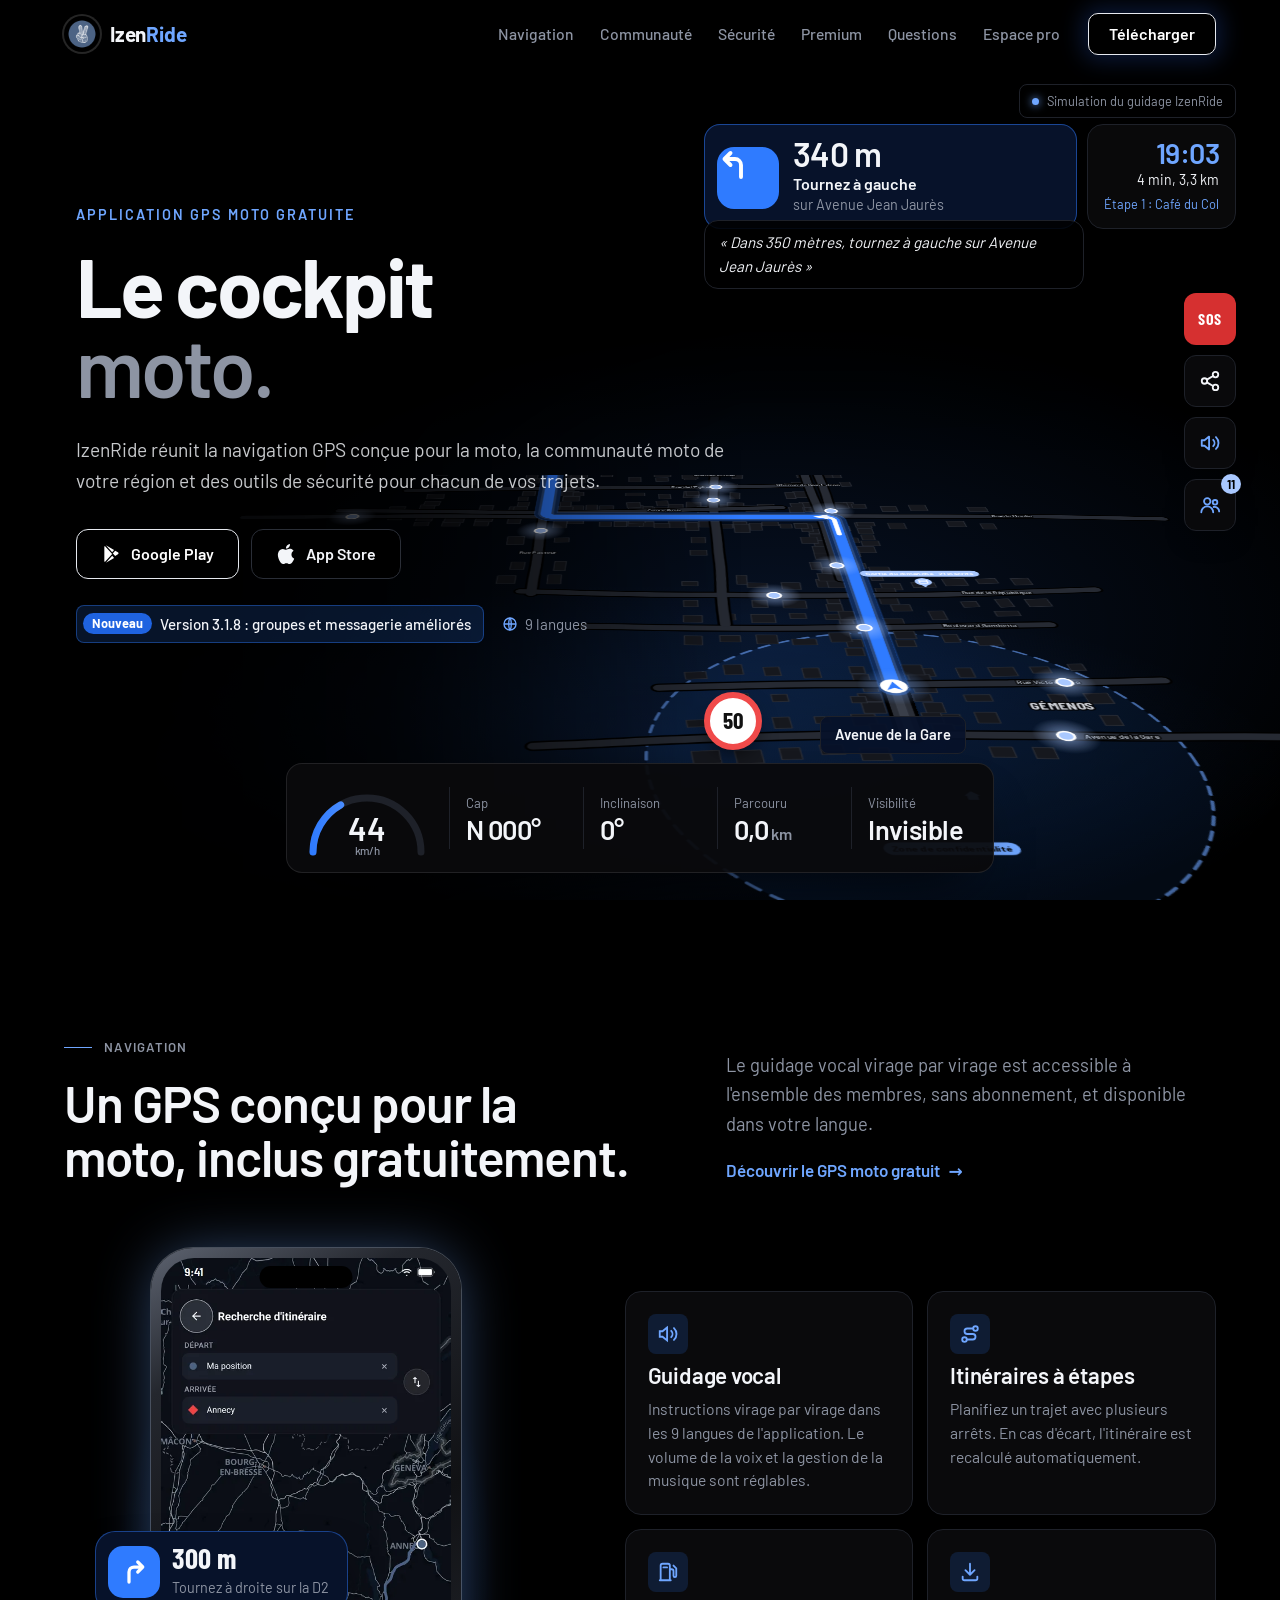
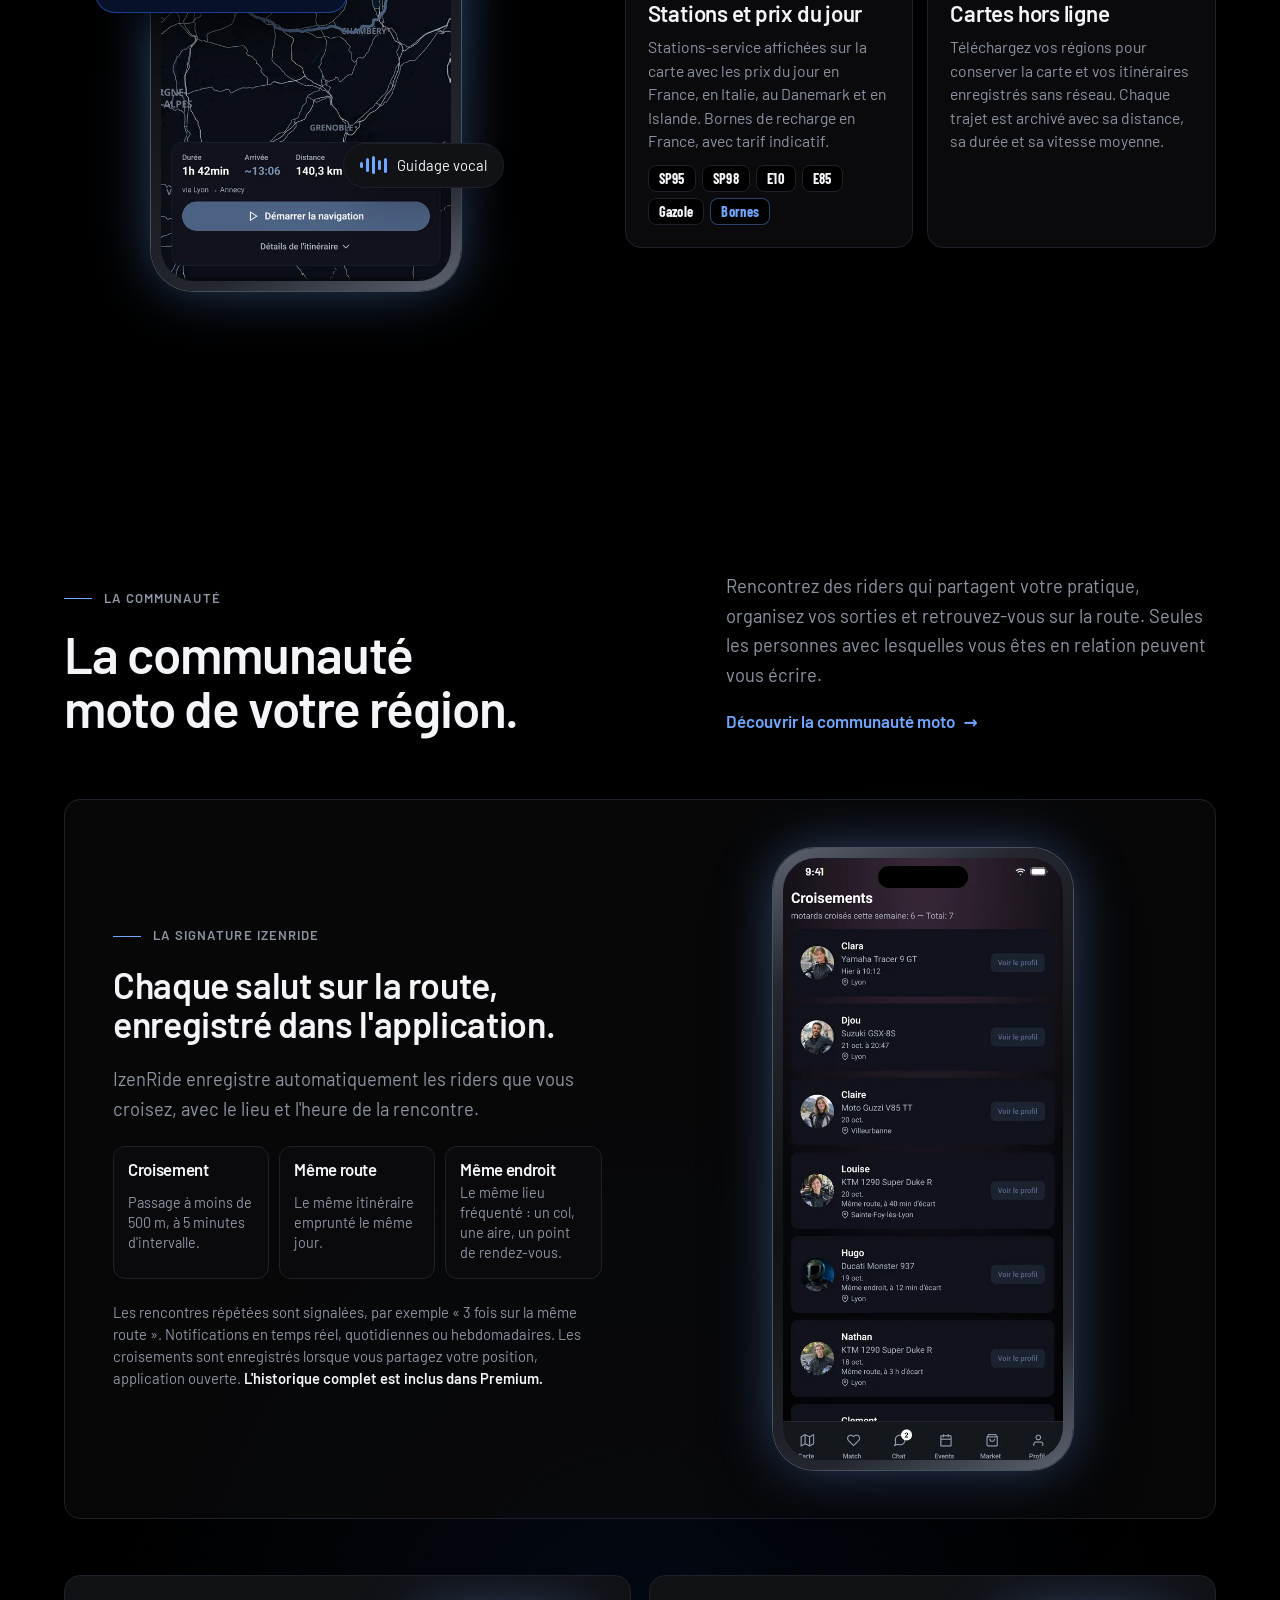
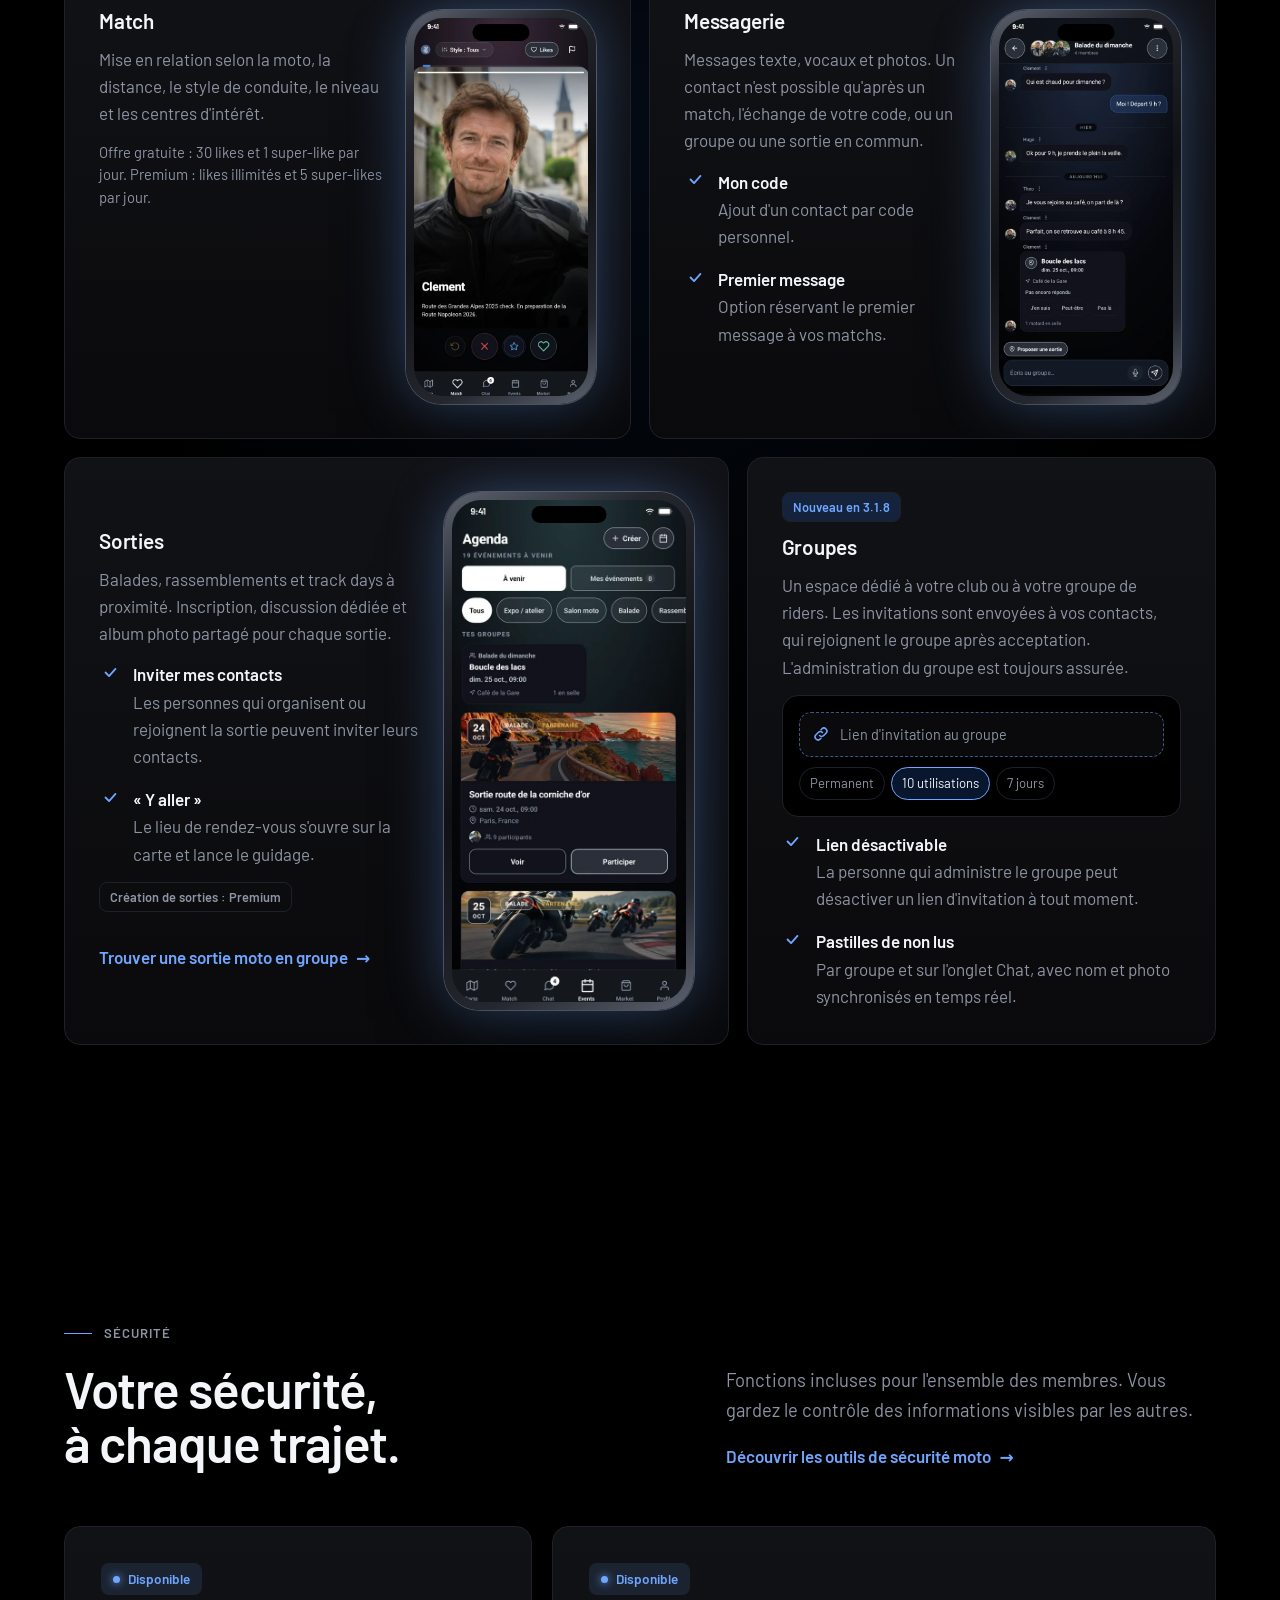
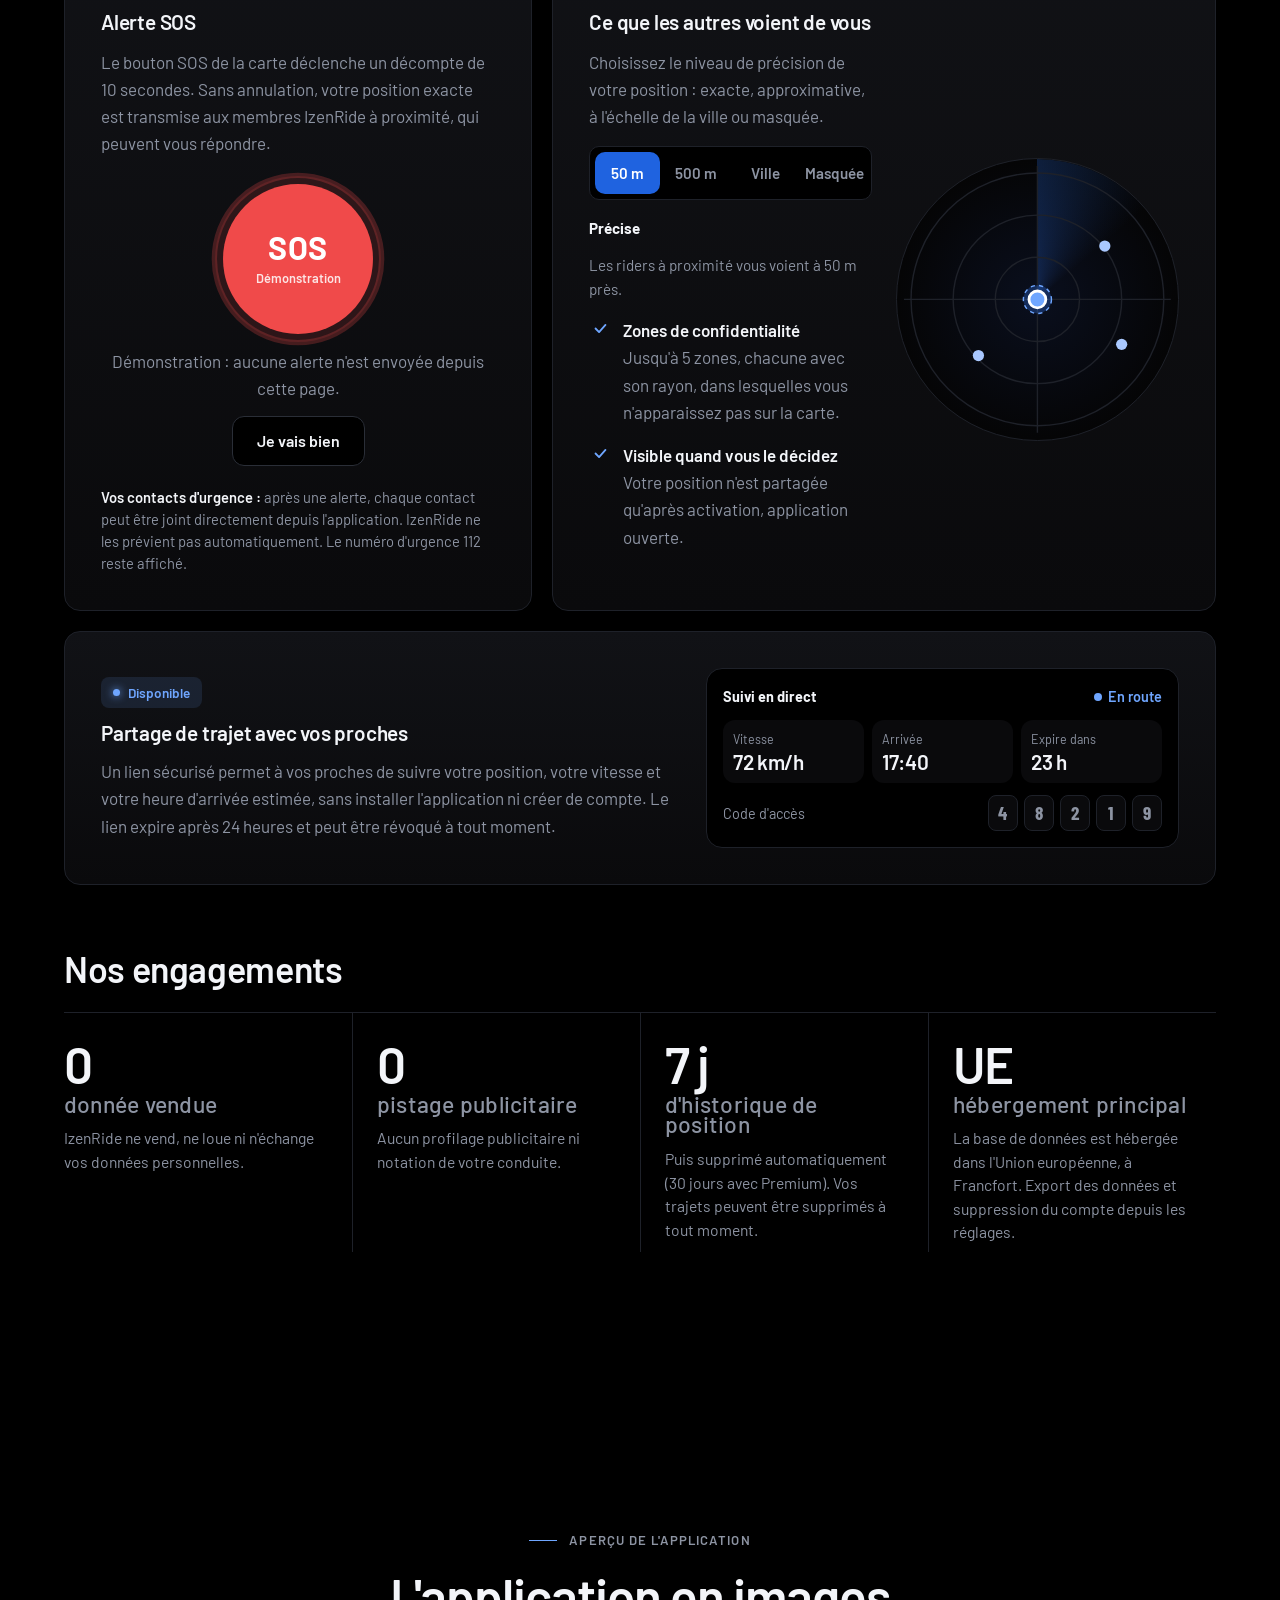
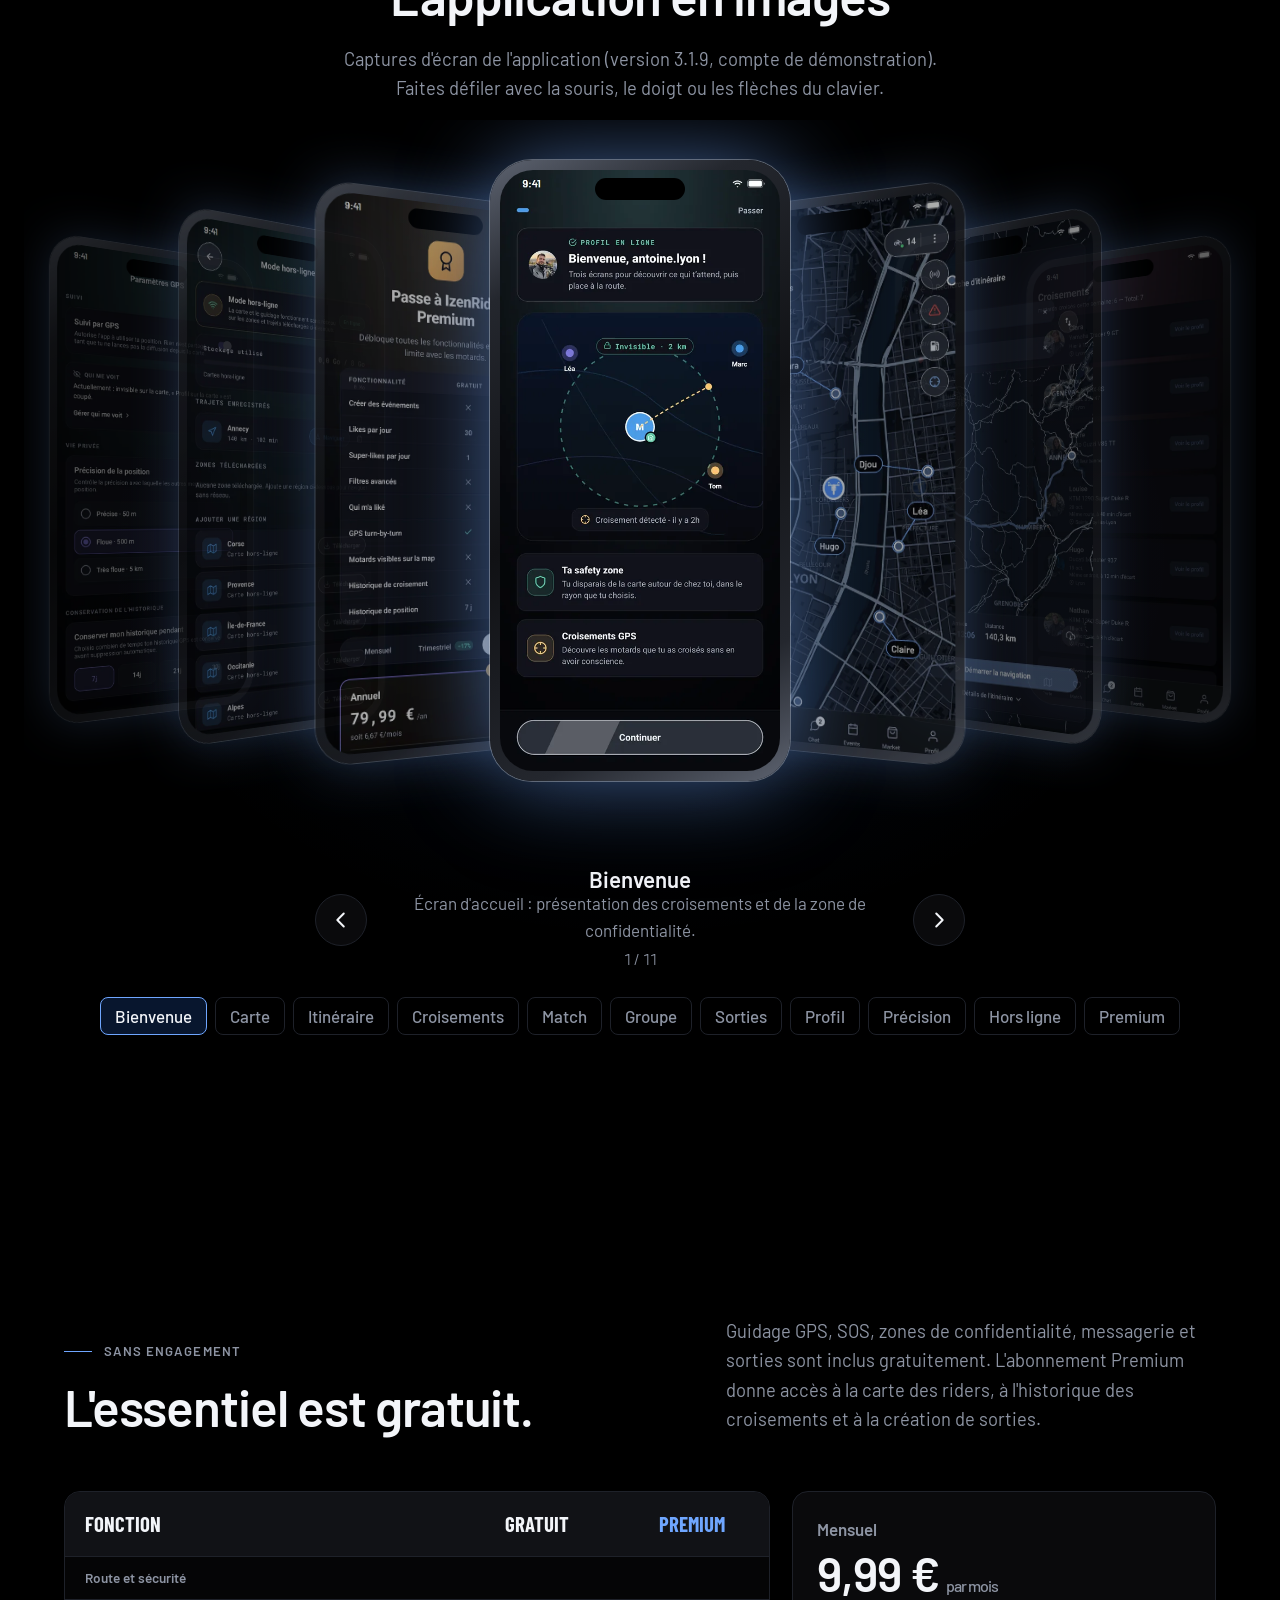
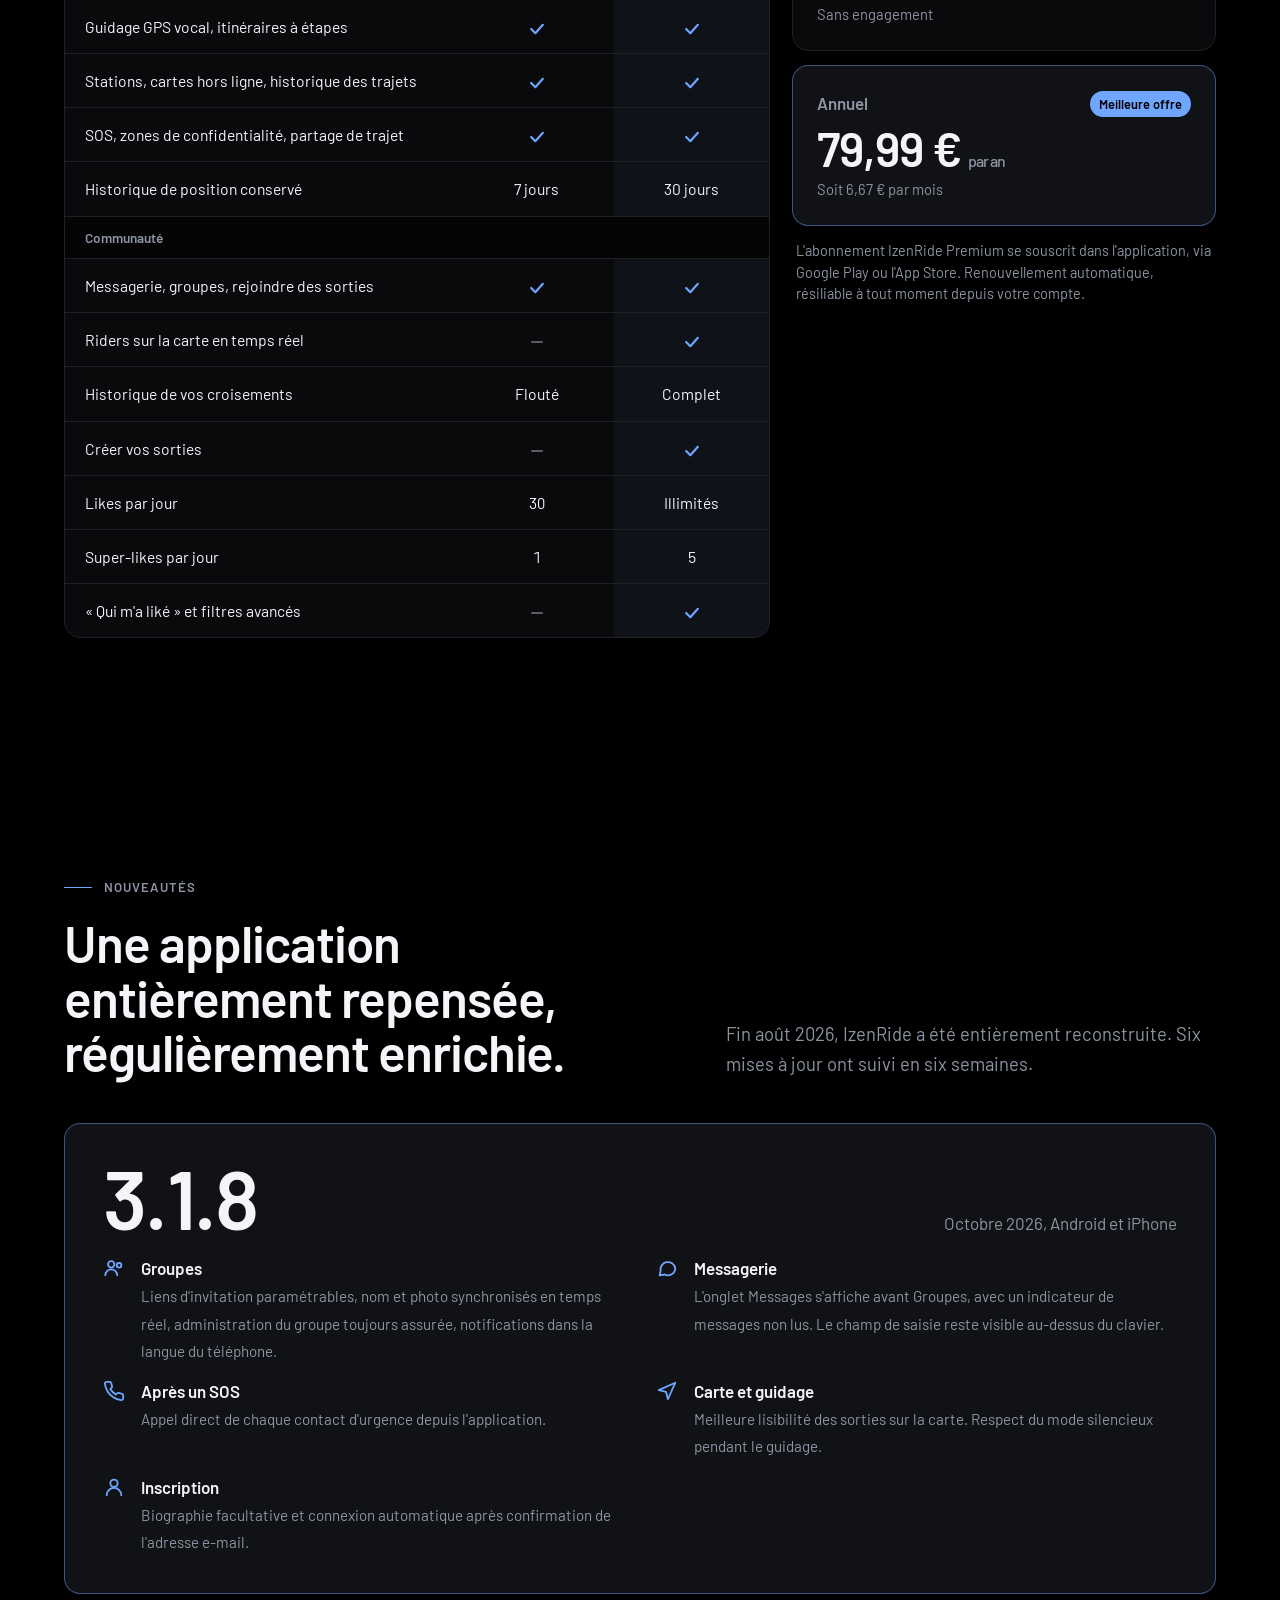
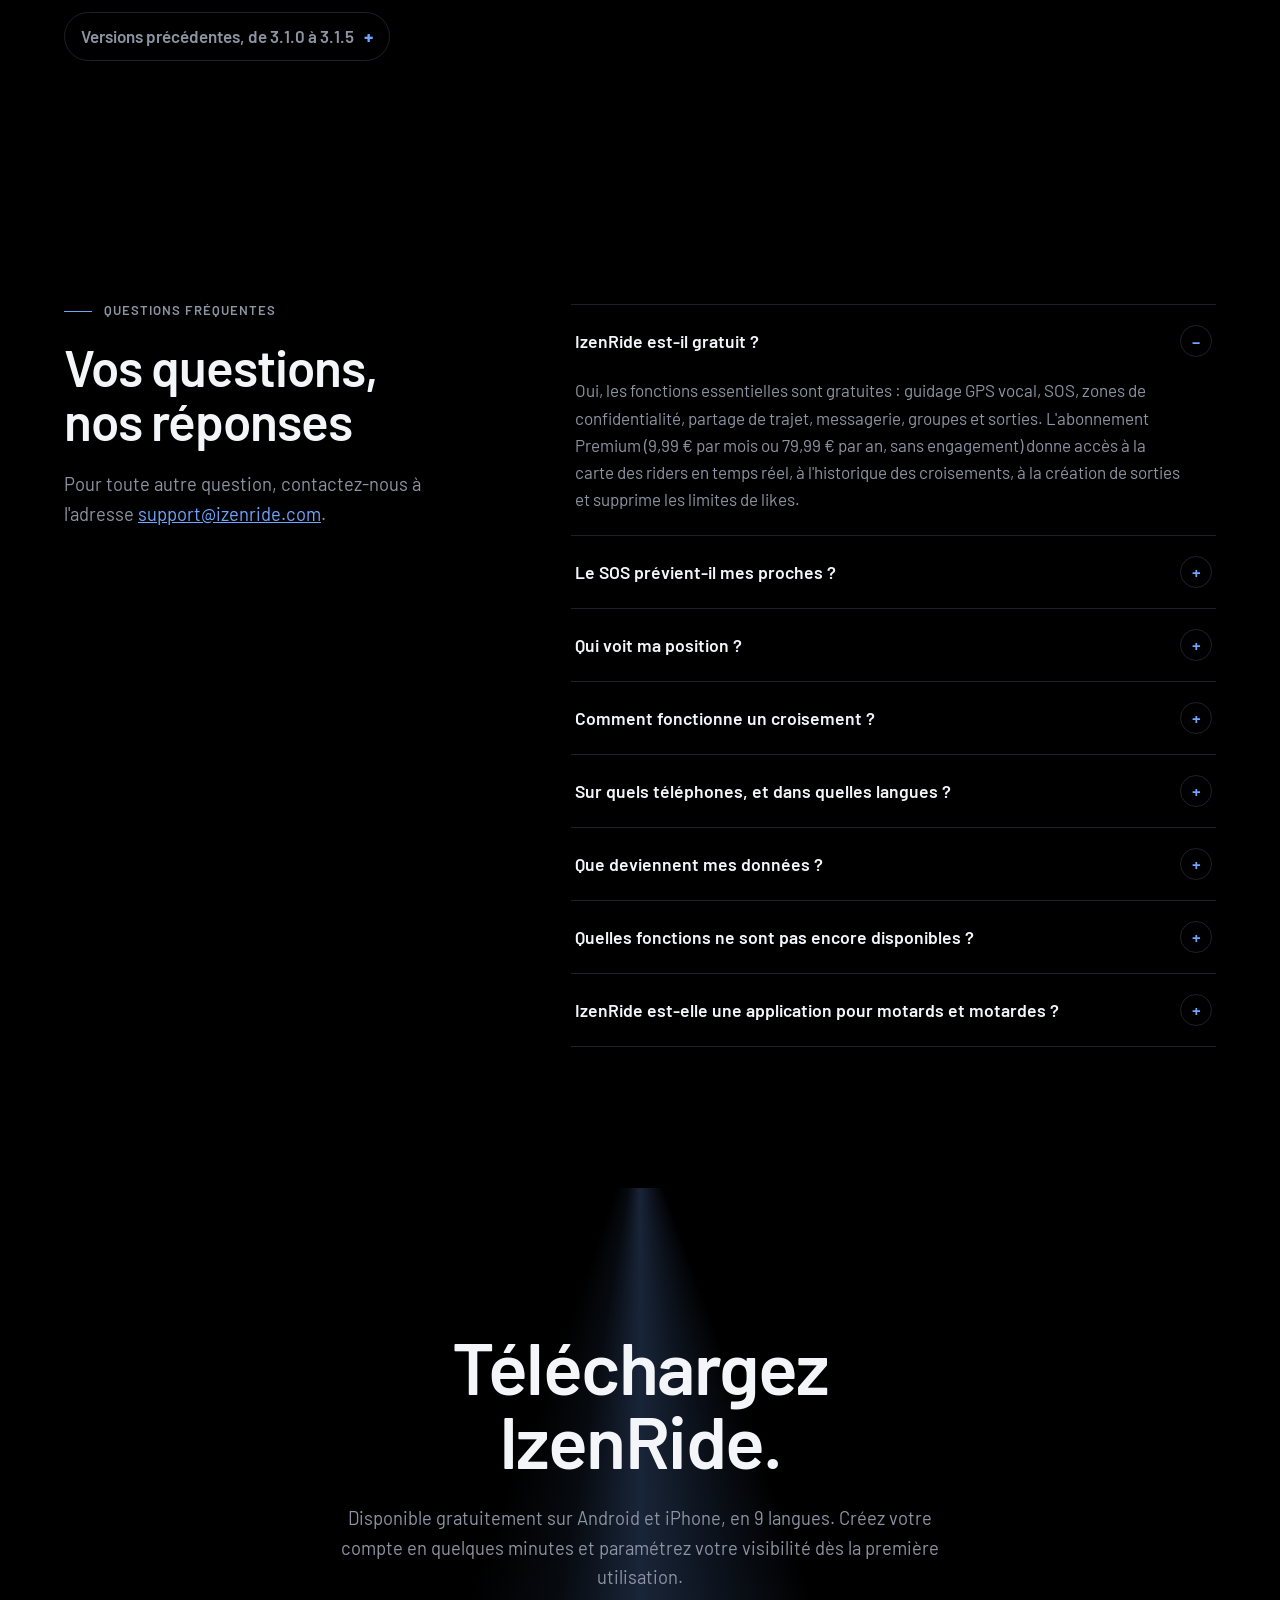
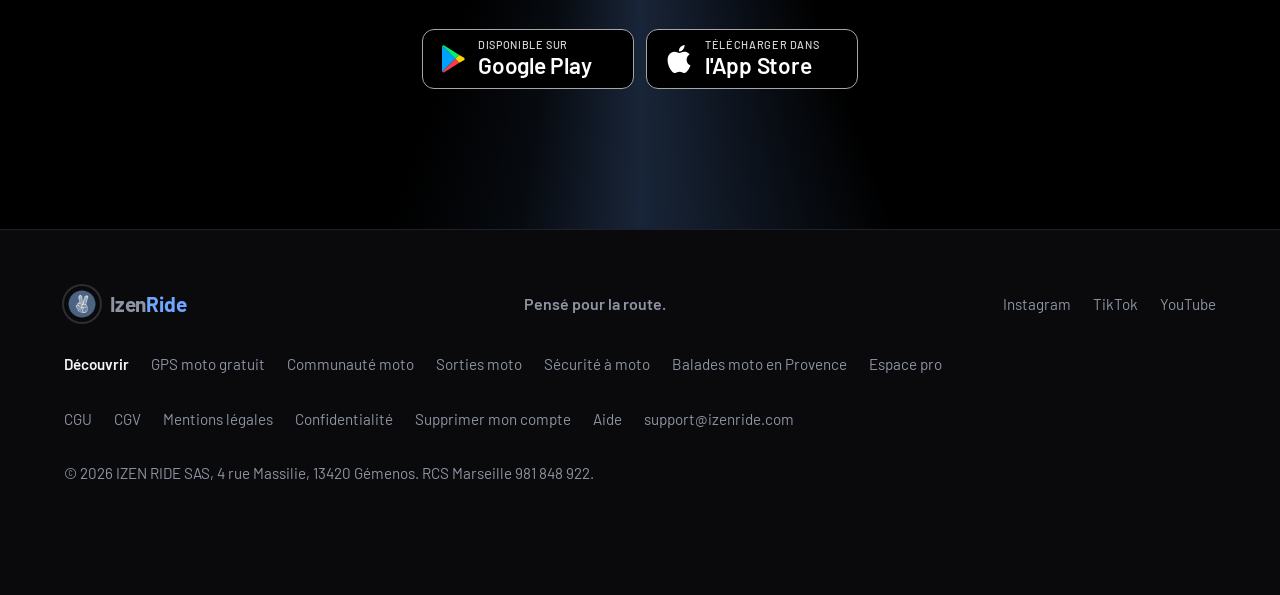
<file: index.html>
<!doctype html>
<html lang="fr">
<head>
<meta charset="utf-8">
<meta name="viewport" content="width=device-width, initial-scale=1, viewport-fit=cover">
<title>IzenRide : application GPS moto gratuite, communauté et SOS</title>
<link rel="canonical" href="https://izenride.fr/">
<meta name="description" content="Application GPS moto gratuite : guidage vocal, itinéraires, croisements entre riders, sorties en groupe et alerte SOS. Sur Android et iPhone.">
<meta name="robots" content="max-image-preview:large">
<meta name="google-site-verification" content="vzkxtoQN4DFH7vy-o35HpM87OYTxbEP7DqRVfcJsRH8">
<meta name="theme-color" content="#000000">
<meta property="og:type" content="website">
<meta property="og:title" content="IzenRide, le cockpit moto">
<meta property="og:description" content="Pensé pour la route. Bâti pour ceux qui la connaissent.">
<meta property="og:url" content="https://izenride.fr/">
<meta property="og:site_name" content="IzenRide">
<meta property="og:locale" content="fr_FR">
<meta property="og:image" content="https://izenride.fr/assets/img/og-izenride.jpg">
<meta property="og:image:width" content="1200">
<meta property="og:image:height" content="630">
<meta property="og:image:alt" content="IzenRide, l'application GPS et communauté moto">
<meta name="twitter:card" content="summary_large_image">
<meta name="twitter:title" content="IzenRide, le cockpit moto">
<meta name="twitter:description" content="GPS moto gratuit, communauté et sécurité. Sur Android et iPhone.">
<meta name="twitter:image" content="https://izenride.fr/assets/img/og-izenride.jpg">
<meta name="apple-itunes-app" content="app-id=6476877458">
<link rel="icon" href="/favicon.ico" sizes="any">
<link rel="icon" type="image/png" sizes="32x32" href="assets/img/favicon-32.png">
<link rel="apple-touch-icon" href="assets/img/apple-touch-icon.png">
<link rel="preload" href="assets/fonts/barlow-latin-700-normal.woff2" as="font" type="font/woff2" crossorigin>
<link rel="stylesheet" href="assets/css/fonts.css?v=20261020">
<link rel="stylesheet" href="assets/css/site.css?v=20261102b">
<script type="application/ld+json">
{
 "@context": "https://schema.org",
 "@graph": [
  {
   "@type": "Organization",
   "@id": "https://izenride.fr/#org",
   "name": "IzenRide",
   "legalName": "IZEN RIDE SAS",
   "url": "https://izenride.fr/",
   "logo": {
    "@type": "ImageObject",
    "url": "https://izenride.fr/assets/img/logo-512.png",
    "width": 512,
    "height": 512
   },
   "email": "support@izenride.com",
   "address": {
    "@type": "PostalAddress",
    "streetAddress": "4 rue Massilie",
    "postalCode": "13420",
    "addressLocality": "Gémenos",
    "addressCountry": "FR"
   },
   "identifier": "RCS Marseille 981 848 922",
   "contactPoint": {
    "@type": "ContactPoint",
    "contactType": "customer support",
    "email": "support@izenride.com",
    "availableLanguage": [
     "fr",
     "en"
    ]
   },
   "sameAs": [
    "https://www.instagram.com/izenride/",
    "https://www.tiktok.com/@IZENRIDE",
    "https://www.youtube.com/@IZENRIDE",
    "https://play.google.com/store/apps/details?id=com.izenride.app",
    "https://apps.apple.com/fr/app/izenride/id6476877458"
   ]
  },
  {
   "@type": "WebSite",
   "@id": "https://izenride.fr/#site",
   "url": "https://izenride.fr/",
   "name": "IzenRide",
   "inLanguage": "fr-FR",
   "publisher": {
    "@id": "https://izenride.fr/#org"
   }
  },
  {
   "@type": "MobileApplication",
   "@id": "https://izenride.fr/#app",
   "name": "IzenRide",
   "operatingSystem": "Android, iOS",
   "applicationCategory": "TravelApplication",
   "inLanguage": [
    "fr",
    "en",
    "de",
    "es",
    "it",
    "nl",
    "pl",
    "ro",
    "el"
   ],
   "description": "Application GPS moto gratuite : guidage vocal, itinéraires à étapes, croisements entre riders, messagerie, sorties en groupe et alerte SOS.",
   "url": "https://izenride.fr/",
   "image": "https://izenride.fr/assets/img/og-izenride.jpg",
   "screenshot": [
    "https://izenride.fr/assets/screens/v319b-carte.webp",
    "https://izenride.fr/assets/screens/v319b-itineraire.webp",
    "https://izenride.fr/assets/screens/v319b-croisements.webp"
   ],
   "publisher": {
    "@id": "https://izenride.fr/#org"
   },
   "offers": {
    "@type": "Offer",
    "price": "0",
    "priceCurrency": "EUR"
   },
   "downloadUrl": [
    "https://play.google.com/store/apps/details?id=com.izenride.app",
    "https://apps.apple.com/fr/app/izenride/id6476877458"
   ]
  },
  {
   "@type": "FAQPage",
   "@id": "https://izenride.fr/#faq",
   "mainEntity": [
    {
     "@type": "Question",
     "name": "IzenRide est-il gratuit ?",
     "acceptedAnswer": {
      "@type": "Answer",
      "text": "Oui, les fonctions essentielles sont gratuites : guidage GPS vocal, SOS, zones de confidentialité, partage de trajet, messagerie, groupes et sorties. L'abonnement Premium (9,99 € par mois ou 79,99 € par an, sans engagement) donne accès à la carte des riders en temps réel, à l'historique des croisements, à la création de sorties et supprime les limites de likes."
     }
    },
    {
     "@type": "Question",
     "name": "Le SOS prévient-il mes proches ?",
     "acceptedAnswer": {
      "@type": "Answer",
      "text": "Non. Après un décompte de 10 secondes, votre position exacte est transmise aux membres IzenRide à proximité, qui peuvent vous répondre. IzenRide ne prévient pas vos contacts d'urgence : l'application vous permet de les appeler directement et affiche le numéro d'urgence 112."
     }
    },
    {
     "@type": "Question",
     "name": "Qui voit ma position ?",
     "acceptedAnswer": {
      "@type": "Answer",
      "text": "Personne, tant que vous ne la partagez pas. Une fois le partage activé, application ouverte, les membres à proximité vous voient selon la précision choisie : 50 m, 500 m, à l'échelle de la ville ou pas du tout. Jusqu'à 5 zones de confidentialité vous rendent invisible autour des lieux de votre choix."
     }
    },
    {
     "@type": "Question",
     "name": "Comment fonctionne un croisement ?",
     "acceptedAnswer": {
      "@type": "Answer",
      "text": "Un croisement est enregistré lorsque deux membres partageant leur position passent à moins de 500 m de distance, à 5 minutes d'intervalle. L'application identifie également les riders ayant emprunté le même itinéraire le même jour ou fréquenté le même lieu."
     }
    },
    {
     "@type": "Question",
     "name": "Sur quels téléphones, et dans quelles langues ?",
     "acceptedAnswer": {
      "@type": "Answer",
      "text": "IzenRide est disponible sur Android et iPhone. L'application et le guidage vocal sont proposés en 9 langues : français, anglais, allemand, espagnol, italien, néerlandais, polonais, roumain et grec."
     }
    },
    {
     "@type": "Question",
     "name": "Que deviennent mes données ?",
     "acceptedAnswer": {
      "@type": "Answer",
      "text": "IzenRide ne vend, ne loue ni n'échange vos données personnelles. L'historique de position est supprimé après 7 jours (30 jours avec Premium). L'export de vos données et la suppression de votre compte sont disponibles dans les réglages. La fréquentation est mesurée sans cookie par IZENINFO, sans conservation d'adresse IP."
     }
    },
    {
     "@type": "Question",
     "name": "Quelles fonctions ne sont pas encore disponibles ?",
     "acceptedAnswer": {
      "@type": "Answer",
      "text": "L'application ne détecte pas les chutes : l'alerte SOS se déclenche manuellement. Aucune alerte automatique n'est envoyée à vos proches. Les signalements de dangers entre membres ne sont pas encore disponibles."
     }
    },
    {
     "@type": "Question",
     "name": "IzenRide est-elle une application pour motards et motardes ?",
     "acceptedAnswer": {
      "@type": "Answer",
      "text": "Oui. IzenRide s'adresse à toutes les personnes qui roulent à moto, quelle que soit leur pratique : balade, route, piste ou trajets du quotidien. Le guidage GPS, la communauté et les outils de sécurité sont conçus pour la moto."
     }
    }
   ]
  }
 ]
}
</script>
<script defer src="https://izeninfo.fr/stats/t.js" data-site="izenride"></script>
</head>
<body>
<div class="intro" id="intro" aria-hidden="true">
  <svg class="intro-road" viewBox="0 0 1200 700" preserveAspectRatio="xMidYMid slice">
    <defs><linearGradient id="introGrad" x1="0" x2="1"><stop offset="0" stop-color="#2F7BFF" stop-opacity=".2"/><stop offset=".55" stop-color="#2F7BFF"/><stop offset="1" stop-color="#A9C8FF"/></linearGradient></defs>
    <path class="halo" pathLength="1" d="M-60 610 C 180 600, 260 470, 420 455 S 640 520, 760 400 S 900 170, 1060 150 S 1220 120, 1270 95"/>
    <path class="line" pathLength="1" d="M-60 610 C 180 600, 260 470, 420 455 S 640 520, 760 400 S 900 170, 1060 150 S 1220 120, 1270 95"/>
  </svg>
  <span class="intro-dot" id="introDot"></span>
  <div class="intro-center">
    <div class="intro-mark"><img src="assets/img/logo.png" alt="" width="64" height="64"><span class="intro-word">Izen<b>Ride</b></span></div>
    <div class="intro-tag">Le cockpit moto</div>
  </div>
  <div class="intro-bar"></div>
  <button class="intro-skip" id="introSkip" type="button" tabindex="-1">Passer</button>
</div>
<script src="assets/js/intro.js?v=20261020"></script>
<a class="skip" href="#contenu">Aller au contenu</a>

<header class="top" id="top">
  <div class="wrap">
    <a class="brand" href="#accueil" aria-label="IzenRide, accueil"><img src="assets/img/logo.png" alt="" width="36" height="36"><span>Izen<b>Ride</b></span></a>
    <nav class="nav" aria-label="Navigation principale">
      <a href="#navigation">Navigation</a>
      <a href="#communaute">Communauté</a>
      <a href="#securite">Sécurité</a>
      <a href="#premium">Premium</a>
      <a href="#faq">Questions</a>
      <a href="espace-pro.html">Espace pro</a>
    </nav>
    <a class="btn btn-primary" href="#telecharger">Télécharger</a>
  </div>
  <div class="progress" id="progress"></div>
</header>

<main id="contenu">
  <!-- ===== Hero ===== -->
  <section class="hero" id="accueil" aria-labelledby="hero-title" data-step="Départ">
    <canvas id="road" aria-hidden="true"></canvas>
    <div class="hero-shade" aria-hidden="true"></div>
    <span class="sim-tag" aria-hidden="true">Simulation du guidage IzenRide</span>
    <div class="gps-ui" id="gpsUi" aria-label="Démonstration du GPS IzenRide">
      <div class="g-top">
        <div class="g-banner" aria-live="off">
          <span class="g-arrow"><svg viewBox="0 0 24 24" fill="none" stroke="#fff" stroke-width="2.6" stroke-linecap="round" stroke-linejoin="round" aria-hidden="true"><path id="gArrowPath" d="M12 20V5M6 11l6-6 6 6"/></svg><i id="gExit" hidden></i></span>
          <div><b class="tabnum" id="gDist">300 m</b><span id="gText">Continuez</span><small id="gStreet">sur Avenue de la Gare</small></div>
        </div>
        <div class="g-eta"><b class="tabnum" id="gEtaTime">--:--</b><span><span id="gEtaMin">12 min</span>, <span id="gEtaKm">3,4 km</span></span><small id="gDest">Étape 1 : Café du Col</small></div>
      </div>
      <div class="g-voice" id="gVoice" aria-hidden="true"></div>
      <div class="g-side">
        <button class="g-btn sos" type="button" id="gSos" aria-label="SOS">SOS<span class="g-tip">Alerte SOS</span></button>
        <button class="g-btn" type="button" id="gShare" aria-label="Partager mon trajet"><svg viewBox="0 0 24 24" fill="none" stroke="currentColor" stroke-width="2" stroke-linecap="round" stroke-linejoin="round" aria-hidden="true"><circle cx="18" cy="5" r="3"/><circle cx="6" cy="12" r="3"/><circle cx="18" cy="19" r="3"/><path d="m8.6 13.5 6.8 4M15.4 6.5l-6.8 4"/></svg><span class="g-tip">Partager mon trajet</span></button>
        <button class="g-btn" type="button" id="gVoiceBtn" aria-label="Guidage vocal" aria-pressed="true"><svg viewBox="0 0 24 24" fill="none" stroke="currentColor" stroke-width="2" stroke-linecap="round" stroke-linejoin="round" aria-hidden="true"><path id="gVoiceIco" d="M11 5 6 9H3v6h3l5 4V5ZM15.5 8.5a5 5 0 0 1 0 7M18.5 5.5a9 9 0 0 1 0 13"/></svg><span class="g-tip">Guidage vocal</span></button>
        <button class="g-btn" type="button" id="gLayers" aria-label="Riders à proximité" aria-pressed="true"><svg viewBox="0 0 24 24" fill="none" stroke="currentColor" stroke-width="2" stroke-linecap="round" aria-hidden="true"><circle cx="9" cy="8" r="3.5"/><path d="M2.5 20a6.5 6.5 0 0 1 13 0"/><circle cx="17.5" cy="9" r="2.5"/><path d="M16 14.2a5 5 0 0 1 6 4.8"/></svg><em id="gRiders">0</em><span class="g-tip">Riders à proximité (Premium)</span></button>
      </div>
      <div class="g-limit tabnum" id="gLimit" aria-label="Limitation de vitesse">50</div>
      <div class="g-toast" id="gToast" role="status"></div>
    </div>
    <div class="g-cur" id="gCur" aria-hidden="true">Avenue de la Gare</div>
    <div class="nav-toast" id="navToast" aria-hidden="true"><img src="assets/img/logo.png" alt=""><div><b>Croisement</b><span></span></div></div>
    <div class="wrap hero-main">
      <div>
        <h1 id="hero-title"><span class="h1-tag">Application GPS moto gratuite</span>Le cockpit <span class="l2">moto.</span></h1>
        <p class="lede">IzenRide réunit la navigation GPS conçue pour la moto, la communauté moto de votre région et des outils de sécurité pour chacun de vos trajets.</p>
        <div class="ctas">
          <a class="btn btn-primary" href="https://play.google.com/store/apps/details?id=com.izenride.app" rel="noopener">
            <svg viewBox="0 0 24 24" fill="currentColor" aria-hidden="true"><path d="M4.6 2.3 13.4 12l-8.8 9.7c-.4-.2-.6-.7-.6-1.2V3.5c0-.5.2-1 .6-1.2Zm10 8.4 2.4-2.6 3.3 1.9c1 .6 1 1.8 0 2.4l-3.3 1.9-2.4-2.6-.6-.7.6-.3ZM5.9 1.6l9.8 5.6-2.3 2.6-7.5-8.2Zm7.5 12.6 2.3 2.6-9.8 5.6 7.5-8.2Z"/></svg>
            Google Play
          </a>
          <a class="btn btn-ghost" href="https://apps.apple.com/fr/app/izenride/id6476877458" rel="noopener">
            <svg viewBox="0 0 24 24" fill="currentColor" aria-hidden="true"><path d="M12.152 6.896c-.948 0-2.415-1.078-3.96-1.04-2.04.027-3.91 1.183-4.961 3.014-2.117 3.675-.546 9.103 1.519 12.09 1.013 1.454 2.208 3.09 3.792 3.039 1.52-.065 2.09-.987 3.935-.987 1.831 0 2.35.987 3.96.948 1.637-.026 2.676-1.48 3.676-2.948 1.156-1.688 1.636-3.325 1.662-3.415-.039-.013-3.182-1.221-3.22-4.857-.026-3.04 2.48-4.494 2.597-4.559-1.429-2.09-3.623-2.324-4.39-2.376-2-.156-3.675 1.09-4.61 1.09zM15.53 3.83c.843-1.012 1.4-2.427 1.245-3.83-1.207.052-2.662.805-3.532 1.818-.78.896-1.454 2.338-1.273 3.714 1.338.104 2.715-.688 3.559-1.701"/></svg>
            App Store
          </a>
        </div>
        <div class="hero-meta">
          <a class="badge-new" href="#nouveautes"><b>Nouveau</b>Version 3.1.8 : groupes et messagerie améliorés</a>
          <span><svg viewBox="0 0 24 24" fill="none" stroke="currentColor" stroke-width="2" aria-hidden="true"><circle cx="12" cy="12" r="9"/><path d="M3 12h18M12 3c2.5 2.7 2.5 15.3 0 18M12 3c-2.5 2.7-2.5 15.3 0 18"/></svg>9 langues</span>
        </div>
      </div>
    </div>

    <div class="wrap">
      <div class="cluster" aria-label="Tableau de bord de la simulation de navigation">
        <div class="gauge" aria-hidden="true">
          <svg viewBox="0 0 132 84">
            <path d="M12 76 A54 54 0 1 1 120 76" fill="none" stroke="var(--line)" stroke-width="7" stroke-linecap="round"/>
            <path id="gaugeArc" d="M12 76 A54 54 0 1 1 120 76" fill="none" stroke="url(#gg)" stroke-width="7" stroke-linecap="round" pathLength="100" stroke-dasharray="100" stroke-dashoffset="100"/>
            <defs><linearGradient id="gg" x1="0" x2="1"><stop offset="0" stop-color="#2F7BFF"/><stop offset=".7" stop-color="#6FA6FF"/><stop offset="1" stop-color="#6FA6FF"/></linearGradient></defs>
          </svg>
          <div class="spd tabnum"><span id="spd">0</span><small>km/h</small></div>
        </div>
        <div class="readout"><span>Cap</span><b class="tabnum" id="cap">N 002°</b></div>
        <div class="readout"><span>Inclinaison</span><b class="tabnum" id="lean">0°</b></div>
        <div class="readout"><span>Parcouru</span><b class="tabnum" id="km">0,0<i>km</i></b></div>
        <div class="readout"><span>Visibilité</span><b id="visV">Invisible</b></div>
      </div>
    </div>
  </section>

  <!-- ===== Navigation ===== -->
  <section class="band" id="navigation" aria-labelledby="nav-title" data-step="Navigation">
    <div class="wrap">
      <div class="sec-lead">
        <div class="head">
          <span class="kicker"><svg viewBox="0 0 24 24" fill="none" stroke="currentColor" stroke-width="2" stroke-linejoin="round" aria-hidden="true"><path d="m3 11 18-8-8 18-2-8-8-2Z"/></svg>Navigation</span>
          <h2 id="nav-title">Un GPS conçu pour la moto, inclus gratuitement.</h2>
        </div>
        <div>
          <p class="lede">Le guidage vocal virage par virage est accessible à l'ensemble des membres, sans abonnement, et disponible dans votre langue.</p>
          <a class="more" href="gps-moto-gratuit.html">Découvrir le GPS moto gratuit</a>
        </div>
      </div>

      <div class="nav-stage">
        <div class="nav-phone">
          <div class="phone"><img src="assets/screens/v319b-itineraire.webp" alt="Écran Recherche d'itinéraire : départ, arrivée et étapes" width="540" height="1104"></div>
          <div class="turn-card" aria-hidden="true">
            <span class="arrow"><svg viewBox="0 0 24 24" fill="none" stroke="#fff" stroke-width="2.6" stroke-linecap="round" stroke-linejoin="round"><path d="M8 20V12a4 4 0 0 1 4-4h7M15 4l4 4-4 4"/></svg></span>
            <div><b>300 m</b><span>Tournez à droite sur la D2</span></div>
          </div>
          <div class="voice" aria-hidden="true"><span class="wave"><i></i><i></i><i></i><i></i><i></i></span>Guidage vocal</div>
        </div>

        <div class="feat-grid">
          <article class="feat">
            <span class="fi"><svg viewBox="0 0 24 24" fill="none" stroke="currentColor" stroke-width="2" stroke-linecap="round" aria-hidden="true"><path d="M11 5 6 9H3v6h3l5 4V5Z"/><path d="M15.5 8.5a5 5 0 0 1 0 7M18.5 5.5a9 9 0 0 1 0 13"/></svg></span>
            <h3>Guidage vocal</h3>
            <p>Instructions virage par virage dans les 9 langues de l'application. Le volume de la voix et la gestion de la musique sont réglables.</p>
          </article>
          <article class="feat">
            <span class="fi"><svg viewBox="0 0 24 24" fill="none" stroke="currentColor" stroke-width="2" stroke-linecap="round" aria-hidden="true"><circle cx="6" cy="18" r="2.5"/><circle cx="18" cy="6" r="2.5"/><path d="M8.5 18H15a3 3 0 0 0 0-6H9a3 3 0 0 1 0-6h6.5"/></svg></span>
            <h3>Itinéraires à étapes</h3>
            <p>Planifiez un trajet avec plusieurs arrêts. En cas d'écart, l'itinéraire est recalculé automatiquement.</p>
          </article>
          <article class="feat">
            <span class="fi"><svg viewBox="0 0 24 24" fill="none" stroke="currentColor" stroke-width="2" stroke-linecap="round" stroke-linejoin="round" aria-hidden="true"><path d="M4 21V5a2 2 0 0 1 2-2h6a2 2 0 0 1 2 2v16M3 21h12M14 9h2a2 2 0 0 1 2 2v5a1.5 1.5 0 0 0 3 0V8l-3-3"/><path d="M7 7h4"/></svg></span>
            <h3>Stations et prix du jour</h3>
            <p>Stations-service affichées sur la carte avec les prix du jour en France, en Italie, au Danemark et en Islande. Bornes de recharge en France, avec tarif indicatif.</p>
            <div class="pumps" aria-label="Carburants affichés"><span class="pump">SP95</span><span class="pump">SP98</span><span class="pump">E10</span><span class="pump">E85</span><span class="pump">Gazole</span><span class="pump e">Bornes</span></div>
          </article>
          <article class="feat">
            <span class="fi"><svg viewBox="0 0 24 24" fill="none" stroke="currentColor" stroke-width="2" stroke-linecap="round" stroke-linejoin="round" aria-hidden="true"><path d="M12 3v12M7 10l5 5 5-5"/><path d="M4 17v2a2 2 0 0 0 2 2h12a2 2 0 0 0 2-2v-2"/></svg></span>
            <h3>Cartes hors ligne</h3>
            <p>Téléchargez vos régions pour conserver la carte et vos itinéraires enregistrés sans réseau. Chaque trajet est archivé avec sa distance, sa durée et sa vitesse moyenne.</p>
          </article>
        </div>
      </div>
    </div>
  </section>

  <!-- ===== Communauté ===== -->
  <section class="band screens-sec" id="communaute" aria-labelledby="com-title" data-step="Communauté">
    <div class="wrap">
      <div class="sec-lead">
        <div class="head">
          <span class="kicker"><svg viewBox="0 0 24 24" fill="none" stroke="currentColor" stroke-width="2" stroke-linecap="round" aria-hidden="true"><circle cx="9" cy="8" r="3.5"/><path d="M2.5 20a6.5 6.5 0 0 1 13 0"/><circle cx="17.5" cy="9" r="2.5"/><path d="M16 14.2a5 5 0 0 1 6 4.8"/></svg>La communauté</span>
          <h2 id="com-title">La communauté moto de votre région.</h2>
        </div>
        <div>
          <p class="lede">Rencontrez des riders qui partagent votre pratique, organisez vos sorties et retrouvez-vous sur la route. Seules les personnes avec lesquelles vous êtes en relation peuvent vous écrire.</p>
          <a class="more" href="communaute-moto.html">Découvrir la communauté moto</a>
        </div>
      </div>

      <div class="split xblock" id="croisement">
      <div class="head">
        <span class="kicker"><svg viewBox="0 0 24 24" fill="none" stroke="currentColor" stroke-width="2" stroke-linecap="round" aria-hidden="true"><path d="M4 20 20 4M4 4l16 16"/></svg>La signature IzenRide</span>
        <h3 class="sub-h" id="croisement-title">Chaque salut sur la route, enregistré dans l'application.</h3>
        <p class="lede">IzenRide enregistre automatiquement les riders que vous croisez, avec le lieu et l'heure de la rencontre.</p>
        <div class="xtypes">
          <div class="xtype"><b>Croisement</b><span>Passage à moins de 500 m, à 5 minutes d'intervalle.</span></div>
          <div class="xtype"><b>Même route</b><span>Le même itinéraire emprunté le même jour.</span></div>
          <div class="xtype"><b>Même endroit</b><span>Le même lieu fréquenté : un col, une aire, un point de rendez-vous.</span></div>
        </div>
        <p class="fine">Les rencontres répétées sont signalées, par exemple « 3 fois sur la même route ». Notifications en temps réel, quotidiennes ou hebdomadaires. Les croisements sont enregistrés lorsque vous partagez votre position, application ouverte. <b>L'historique complet est inclus dans Premium.</b></p>
      </div>
      <div class="cross-wrap cross-phone-wrap">
        <div class="phone"><img src="assets/screens/v319b-croisements.webp" alt="Écran Croisements : riders croisés, même route ou même endroit, avec leur moto (photos d'illustration)" width="540" height="1104"></div>
      </div>
      </div>

      <div class="bento">
        <article class="tile t-match" aria-labelledby="t-match">
          <div class="tile-shot">
            <div style="display:grid;gap:14px;align-content:start">
              <h3 id="t-match">Match</h3>
              <p class="tile-p">Mise en relation selon la moto, la distance, le style de conduite, le niveau et les centres d'intérêt.</p>
              <p class="fine">Offre gratuite : 30 likes et 1 super-like par jour. Premium : likes illimités et 5 super-likes par jour.</p>
            </div>
            <div class="phone sm"><img src="assets/screens/v319b-match.webp" alt="Écran Match : profil d'un rider et actions (photo d'illustration)" width="540" height="1104"></div>
          </div>
        </article>

        <article class="tile t-chat" aria-labelledby="t-chat">
          <div class="tile-shot">
            <div style="display:grid;gap:14px;align-content:start">
              <h3 id="t-chat">Messagerie</h3>
              <p class="tile-p">Messages texte, vocaux et photos. Un contact n'est possible qu'après un match, l'échange de votre code, ou un groupe ou une sortie en commun.</p>
              <ul class="checks">
                <li><span class="ic"><svg viewBox="0 0 24 24" fill="none" stroke="currentColor" stroke-width="2.6" stroke-linecap="round" stroke-linejoin="round" aria-hidden="true"><path d="m5 12 5 5 9-10"/></svg></span><div><b>Mon code</b><span>Ajout d'un contact par code personnel.</span></div></li>
                <li><span class="ic"><svg viewBox="0 0 24 24" fill="none" stroke="currentColor" stroke-width="2.6" stroke-linecap="round" stroke-linejoin="round" aria-hidden="true"><path d="m5 12 5 5 9-10"/></svg></span><div><b>Premier message</b><span>Option réservant le premier message à vos matchs.</span></div></li>
              </ul>
            </div>
            <div class="phone sm"><img src="assets/screens/v319b-groupe.webp" alt="Écran de discussion de groupe avec une sortie proposée (photos d'illustration)" width="540" height="1104"></div>
          </div>
        </article>

        <article class="tile t-events" aria-labelledby="t-events">
          <div class="ev-layout">
            <div style="display:grid;gap:14px">
              <h3 id="t-events">Sorties</h3>
              <p style="color:var(--mute)">Balades, rassemblements et track days à proximité. Inscription, discussion dédiée et album photo partagé pour chaque sortie.</p>
              <ul class="checks">
                <li><span class="ic"><svg viewBox="0 0 24 24" fill="none" stroke="currentColor" stroke-width="2.6" stroke-linecap="round" stroke-linejoin="round" aria-hidden="true"><path d="m5 12 5 5 9-10"/></svg></span><div><b>Inviter mes contacts</b><span>Les personnes qui organisent ou rejoignent la sortie peuvent inviter leurs contacts.</span></div></li>
                <li><span class="ic"><svg viewBox="0 0 24 24" fill="none" stroke="currentColor" stroke-width="2.6" stroke-linecap="round" stroke-linejoin="round" aria-hidden="true"><path d="m5 12 5 5 9-10"/></svg></span><div><b>« Y aller »</b><span>Le lieu de rendez-vous s'ouvre sur la carte et lance le guidage.</span></div></li>
              </ul>
              <span class="tag">Création de sorties : Premium</span>
              <a class="more" href="sorties-moto.html">Trouver une sortie moto en groupe</a>
            </div>
            <div class="phone sm"><img src="assets/screens/v319b-agenda.webp" alt="Écran Agenda : sorties et rassemblements à venir" width="540" height="1104"></div>
          </div>
        </article>

        <article class="tile t-groups" aria-labelledby="t-groups">
          <span class="tag" style="color:var(--glow);background:color-mix(in srgb,var(--signal) 16%,transparent)">Nouveau en 3.1.8</span>
          <h3 id="t-groups">Groupes</h3>
          <p>Un espace dédié à votre club ou à votre groupe de riders. Les invitations sont envoyées à vos contacts, qui rejoignent le groupe après acceptation. L'administration du groupe est toujours assurée.</p>
          <div class="invite" aria-hidden="true">
            <div class="link"><svg viewBox="0 0 24 24" fill="none" stroke="currentColor" stroke-width="2" stroke-linecap="round"><path d="M10 14a4 4 0 0 0 5.7 0l3-3a4 4 0 0 0-5.7-5.7l-1 1"/><path d="M14 10a4 4 0 0 0-5.7 0l-3 3a4 4 0 0 0 5.7 5.7l1-1"/></svg><span>Lien d'invitation au groupe</span></div>
            <div class="opts"><span>Permanent</span><span class="on">10 utilisations</span><span>7 jours</span></div>
          </div>
          <ul class="checks">
            <li><span class="ic"><svg viewBox="0 0 24 24" fill="none" stroke="currentColor" stroke-width="2.6" stroke-linecap="round" stroke-linejoin="round" aria-hidden="true"><path d="m5 12 5 5 9-10"/></svg></span><div><b>Lien désactivable</b><span>La personne qui administre le groupe peut désactiver un lien d'invitation à tout moment.</span></div></li>
            <li><span class="ic"><svg viewBox="0 0 24 24" fill="none" stroke="currentColor" stroke-width="2.6" stroke-linecap="round" stroke-linejoin="round" aria-hidden="true"><path d="m5 12 5 5 9-10"/></svg></span><div><b>Pastilles de non lus</b><span>Par groupe et sur l'onglet Chat, avec nom et photo synchronisés en temps réel.</span></div></li>
          </ul>
        </article>
      </div>
    </div>
  </section>

  <!-- ===== Sécurité ===== -->
  <section class="band safety" id="securite" aria-labelledby="securite-title" data-step="Sécurité">
    <div class="wrap">
      <div class="sec-lead">
        <div class="head">
          <span class="kicker"><svg viewBox="0 0 24 24" fill="none" stroke="currentColor" stroke-width="2" stroke-linejoin="round" aria-hidden="true"><path d="M12 3 4 6v6c0 4.5 3.4 8.3 8 9 4.6-.7 8-4.5 8-9V6l-8-3Z"/></svg>Sécurité</span>
          <h2 id="securite-title">Votre sécurité, à chaque trajet.</h2>
        </div>
        <div>
          <p class="lede">Fonctions incluses pour l'ensemble des membres. Vous gardez le contrôle des informations visibles par les autres.</p>
          <a class="more" href="securite-moto.html">Découvrir les outils de sécurité moto</a>
        </div>
      </div>

      <div class="safety-grid">
        <article class="panel p-sos" aria-labelledby="sos-title">
          <span class="status live">Disponible</span>
          <h3 id="sos-title">Alerte SOS</h3>
          <p>Le bouton SOS de la carte déclenche un décompte de 10 secondes. Sans annulation, votre position exacte est transmise aux membres IzenRide à proximité, qui peuvent vous répondre.</p>
          <div class="sos-demo">
            <button class="sos-btn" id="sosBtn" type="button" aria-describedby="sosMsg">
              <svg class="ring" viewBox="0 0 100 100" aria-hidden="true"><circle cx="50" cy="50" r="47" fill="none" stroke="rgba(240,74,74,.25)" stroke-width="3"/><circle id="sosRing" cx="50" cy="50" r="47" fill="none" stroke="#fff" stroke-width="3" stroke-linecap="round" pathLength="100" stroke-dasharray="100" stroke-dashoffset="100"/></svg>
              <span><span class="lbl tabnum" id="sosLbl">SOS</span><span class="sub" id="sosSub">Démonstration</span></span>
            </button>
            <p class="sos-msg" id="sosMsg" aria-live="polite">Démonstration : aucune alerte n'est envoyée depuis cette page.</p>
            <button class="btn btn-ghost sos-cancel" id="sosCancel" type="button" hidden>Je vais bien</button>
          </div>
          <p class="fine"><b>Vos contacts d'urgence :</b> après une alerte, chaque contact peut être joint directement depuis l'application. IzenRide ne les prévient pas automatiquement. Le numéro d'urgence 112 reste affiché.</p>
        </article>

        <article class="panel p-vis" aria-labelledby="prec-title">
          <span class="status live">Disponible</span>
          <h3 id="prec-title">Ce que les autres voient de vous</h3>
          <div class="prec-layout">
            <div style="display:grid;gap:16px">
              <p style="color:var(--mute)">Choisissez le niveau de précision de votre position : exacte, approximative, à l'échelle de la ville ou masquée.</p>
              <div class="seg" role="group" aria-label="Précision de la position">
                <button type="button" data-r="10" data-t="Précise" data-d="Les riders à proximité vous voient à 50 m près." aria-pressed="true">50 m</button>
                <button type="button" data-r="36" data-t="Approximative" data-d="Votre point est flouté dans un rayon de 500 m." aria-pressed="false">500 m</button>
                <button type="button" data-r="80" data-t="Ville" data-d="Seule votre ville apparaît, à 5 km près." aria-pressed="false">Ville</button>
                <button type="button" data-r="0" data-t="Masquée" data-d="Vous n'apparaissez pas sur la carte." aria-pressed="false">Masquée</button>
              </div>
              <div class="prec-out" aria-live="polite"><b id="precT">Précise</b><span id="precD">Les riders à proximité vous voient à 50 m près.</span></div>
              <ul class="checks">
                <li><span class="ic"><svg viewBox="0 0 24 24" fill="none" stroke="currentColor" stroke-width="2.6" stroke-linecap="round" stroke-linejoin="round" aria-hidden="true"><path d="m5 12 5 5 9-10"/></svg></span><div><b>Zones de confidentialité</b><span>Jusqu'à 5 zones, chacune avec son rayon, dans lesquelles vous n'apparaissez pas sur la carte.</span></div></li>
                <li><span class="ic"><svg viewBox="0 0 24 24" fill="none" stroke="currentColor" stroke-width="2.6" stroke-linecap="round" stroke-linejoin="round" aria-hidden="true"><path d="m5 12 5 5 9-10"/></svg></span><div><b>Visible quand vous le décidez</b><span>Votre position n'est partagée qu'après activation, application ouverte.</span></div></li>
              </ul>
            </div>
            <div class="radar" aria-hidden="true">
              <div class="sweep"></div>
              <svg viewBox="0 0 200 200">
                <g fill="none" stroke="#1E2129"><circle cx="100" cy="100" r="30"/><circle cx="100" cy="100" r="60"/><circle cx="100" cy="100" r="90"/><path d="M100 5v190M5 100h190"/></g>
                <circle class="me" id="precHalo" cx="100" cy="100" r="10" fill="rgba(47,123,255,.28)" stroke="#6FA6FF" stroke-dasharray="3 3"/>
                <circle class="me" id="precDot" cx="100" cy="100" r="6" fill="#6FA6FF" stroke="#fff" stroke-width="2"/>
                <circle cx="148" cy="62" r="4" fill="#A9C8FF"/><circle cx="58" cy="140" r="4" fill="#A9C8FF"/><circle cx="160" cy="132" r="4" fill="#A9C8FF"/>
              </svg>
            </div>
          </div>
        </article>

        <article class="panel p-share" aria-labelledby="share-title">
          <div class="share-layout">
            <div style="display:grid;gap:14px;align-content:start">
              <span class="status live">Disponible</span>
              <h3 id="share-title">Partage de trajet avec vos proches</h3>
              <p style="color:var(--mute)">Un lien sécurisé permet à vos proches de suivre votre position, votre vitesse et votre heure d'arrivée estimée, sans installer l'application ni créer de compte. Le lien expire après 24 heures et peut être révoqué à tout moment.</p>
            </div>
          <div class="share-card" aria-hidden="true">
            <div class="share-top"><b>Suivi en direct</b><span class="live-dot">En route</span></div>
            <div class="share-stats">
              <div><span>Vitesse</span><b>72 km/h</b></div>
              <div><span>Arrivée</span><b>17:40</b></div>
              <div><span>Expire dans</span><b>23 h</b></div>
            </div>
            <div class="share-top"><span>Code d'accès</span><span class="pin"><span>4</span><span>8</span><span>2</span><span>1</span><span>9</span></span></div>
          </div>
          </div>
        </article>
      </div>

      <div class="trust-inline">
        <h3 class="sub-h">Nos engagements</h3>
      <div class="pledges">
        <div class="pledge"><b>0<small>donnée vendue</small></b><p>IzenRide ne vend, ne loue ni n'échange vos données personnelles.</p></div>
        <div class="pledge"><b>0<small>pistage publicitaire</small></b><p>Aucun profilage publicitaire ni notation de votre conduite.</p></div>
        <div class="pledge"><b>7 j<small>d'historique de position</small></b><p>Puis supprimé automatiquement (30 jours avec Premium). Vos trajets peuvent être supprimés à tout moment.</p></div>
        <div class="pledge"><b>UE<small>hébergement principal</small></b><p>La base de données est hébergée dans l'Union européenne, à Francfort. Export des données et suppression du compte depuis les réglages.</p></div>
      </div>
      </div>
    </div>
  </section>

  <!-- ===== Écrans ===== -->
  <section class="band screens-sec" id="ecrans" aria-labelledby="ecrans-title" data-step="Les écrans">
    <div class="wrap">
      <div class="head" style="margin-inline:auto;text-align:center;justify-items:center">
        <span class="kicker"><svg viewBox="0 0 24 24" fill="none" stroke="currentColor" stroke-width="2" aria-hidden="true"><rect x="6" y="2.5" width="12" height="19" rx="3"/><path d="M10.5 18.5h3" stroke-linecap="round"/></svg>Aperçu de l'application</span>
        <h2 id="ecrans-title">L'application en images</h2>
        <p class="lede">Captures d'écran de l'application (version 3.1.9, compte de démonstration). Faites défiler avec la souris, le doigt ou les flèches du clavier.</p>
      </div>
      <div class="carousel" id="carousel" role="region" aria-roledescription="carrousel" aria-label="Écrans de l'application" tabindex="0"></div>
      <div class="car-ctrl">
        <button class="nav-b" type="button" id="prevB" aria-label="Écran précédent"><svg viewBox="0 0 24 24" fill="none" stroke="currentColor" stroke-width="2.2" stroke-linecap="round" stroke-linejoin="round"><path d="m15 5-7 7 7 7"/></svg></button>
        <div class="car-cap" aria-live="polite"><b id="capName">Carte</b><span id="capDesc"></span><small id="capCount"></small></div>
        <button class="nav-b" type="button" id="nextB" aria-label="Écran suivant"><svg viewBox="0 0 24 24" fill="none" stroke="currentColor" stroke-width="2.2" stroke-linecap="round" stroke-linejoin="round"><path d="m9 5 7 7-7 7"/></svg></button>
      </div>
      <div class="chips" id="chips" aria-label="Aller à un écran"></div>
    </div>
  </section>

  <!-- ===== Premium ===== -->
  <section class="band" id="premium" aria-labelledby="premium-title" data-step="Premium">
    <div class="wrap">
      <div class="sec-lead">
        <div class="head">
          <span class="kicker"><svg viewBox="0 0 24 24" fill="none" stroke="currentColor" stroke-width="2" stroke-linejoin="round" aria-hidden="true"><path d="M3 8l4 4 5-7 5 7 4-4-2 11H5L3 8Z"/></svg>Sans engagement</span>
          <h2 id="premium-title">L'essentiel est gratuit.</h2>
        </div>
        <p class="lede">Guidage GPS, SOS, zones de confidentialité, messagerie et sorties sont inclus gratuitement. L'abonnement Premium donne accès à la carte des riders, à l'historique des croisements et à la création de sorties.</p>
      </div>

      <div class="prem-layout">
        <div class="cmp-wrap">
          <table class="cmp">
            <thead><tr><th scope="col">Fonction</th><th scope="col">Gratuit</th><th scope="col">Premium</th></tr></thead>
            <tbody>
              <tr class="grp"><td colspan="3">Route et sécurité</td></tr>
              <tr><td>Guidage GPS vocal, itinéraires à étapes</td><td class="y"><svg viewBox="0 0 24 24" fill="none" stroke="currentColor" stroke-width="2.6" stroke-linecap="round" stroke-linejoin="round" aria-label="Inclus"><path d="m5 12 5 5 9-10"/></svg></td><td class="y"><svg viewBox="0 0 24 24" fill="none" stroke="currentColor" stroke-width="2.6" stroke-linecap="round" stroke-linejoin="round" aria-label="Inclus"><path d="m5 12 5 5 9-10"/></svg></td></tr>
              <tr><td>Stations, cartes hors ligne, historique des trajets</td><td class="y"><svg viewBox="0 0 24 24" fill="none" stroke="currentColor" stroke-width="2.6" stroke-linecap="round" stroke-linejoin="round" aria-label="Inclus"><path d="m5 12 5 5 9-10"/></svg></td><td class="y"><svg viewBox="0 0 24 24" fill="none" stroke="currentColor" stroke-width="2.6" stroke-linecap="round" stroke-linejoin="round" aria-label="Inclus"><path d="m5 12 5 5 9-10"/></svg></td></tr>
              <tr><td>SOS, zones de confidentialité, partage de trajet</td><td class="y"><svg viewBox="0 0 24 24" fill="none" stroke="currentColor" stroke-width="2.6" stroke-linecap="round" stroke-linejoin="round" aria-label="Inclus"><path d="m5 12 5 5 9-10"/></svg></td><td class="y"><svg viewBox="0 0 24 24" fill="none" stroke="currentColor" stroke-width="2.6" stroke-linecap="round" stroke-linejoin="round" aria-label="Inclus"><path d="m5 12 5 5 9-10"/></svg></td></tr>
              <tr><td>Historique de position conservé</td><td>7 jours</td><td>30 jours</td></tr>
              <tr class="grp"><td colspan="3">Communauté</td></tr>
              <tr><td>Messagerie, groupes, rejoindre des sorties</td><td class="y"><svg viewBox="0 0 24 24" fill="none" stroke="currentColor" stroke-width="2.6" stroke-linecap="round" stroke-linejoin="round" aria-label="Inclus"><path d="m5 12 5 5 9-10"/></svg></td><td class="y"><svg viewBox="0 0 24 24" fill="none" stroke="currentColor" stroke-width="2.6" stroke-linecap="round" stroke-linejoin="round" aria-label="Inclus"><path d="m5 12 5 5 9-10"/></svg></td></tr>
              <tr><td>Riders sur la carte en temps réel</td><td class="n"><svg viewBox="0 0 24 24" fill="none" stroke="currentColor" stroke-width="2.4" stroke-linecap="round" aria-label="Non inclus"><path d="M6 12h12"/></svg></td><td class="y"><svg viewBox="0 0 24 24" fill="none" stroke="currentColor" stroke-width="2.6" stroke-linecap="round" stroke-linejoin="round" aria-label="Inclus"><path d="m5 12 5 5 9-10"/></svg></td></tr>
              <tr><td>Historique de vos croisements</td><td>Flouté</td><td>Complet</td></tr>
              <tr><td>Créer vos sorties</td><td class="n"><svg viewBox="0 0 24 24" fill="none" stroke="currentColor" stroke-width="2.4" stroke-linecap="round" aria-label="Non inclus"><path d="M6 12h12"/></svg></td><td class="y"><svg viewBox="0 0 24 24" fill="none" stroke="currentColor" stroke-width="2.6" stroke-linecap="round" stroke-linejoin="round" aria-label="Inclus"><path d="m5 12 5 5 9-10"/></svg></td></tr>
              <tr><td>Likes par jour</td><td class="tabnum">30</td><td>Illimités</td></tr>
              <tr><td>Super-likes par jour</td><td class="tabnum">1</td><td class="tabnum">5</td></tr>
              <tr><td>« Qui m'a liké » et filtres avancés</td><td class="n"><svg viewBox="0 0 24 24" fill="none" stroke="currentColor" stroke-width="2.4" stroke-linecap="round" aria-label="Non inclus"><path d="M6 12h12"/></svg></td><td class="y"><svg viewBox="0 0 24 24" fill="none" stroke="currentColor" stroke-width="2.6" stroke-linecap="round" stroke-linejoin="round" aria-label="Inclus"><path d="m5 12 5 5 9-10"/></svg></td></tr>
            </tbody>
          </table>
        </div>
        <div class="prices">
          <div class="price-card"><div class="pl">Mensuel</div><b class="tabnum">9,99 €<small>par mois</small></b><span>Sans engagement</span></div>
          <div class="price-card best"><div class="pl">Annuel <em>Meilleure offre</em></div><b class="tabnum">79,99 €<small>par an</small></b><span>Soit 6,67 € par mois</span></div>
          <p class="price-note">L'abonnement IzenRide Premium se souscrit dans l'application, via Google Play ou l'App Store. Renouvellement automatique, résiliable à tout moment depuis votre compte.</p>
        </div>
      </div>
    </div>
  </section>

  <!-- ===== Nouveautés ===== -->
  <section class="band band-tight" id="nouveautes" aria-labelledby="new-title" data-step="Nouveautés">
    <div class="wrap">
      <div class="sec-lead">
        <div class="head">
          <span class="kicker"><svg viewBox="0 0 24 24" fill="none" stroke="currentColor" stroke-width="2" stroke-linecap="round" stroke-linejoin="round" aria-hidden="true"><path d="M12 3v3M12 18v3M3 12h3M18 12h3M5.6 5.6l2.1 2.1M16.3 16.3l2.1 2.1M5.6 18.4l2.1-2.1M16.3 7.7l2.1-2.1"/></svg>Nouveautés</span>
          <h2 id="new-title">Une application entièrement repensée, régulièrement enrichie.</h2>
        </div>
        <p class="lede">Fin août 2026, IzenRide a été entièrement reconstruite. Six mises à jour ont suivi en six semaines.</p>
      </div>

      <div class="release">
        <article class="current" aria-labelledby="v318">
          <div class="ver"><b id="v318">3.1.8</b><span>Octobre 2026, Android et iPhone</span></div>
          <ul>
            <li><svg viewBox="0 0 24 24" fill="none" stroke="currentColor" stroke-width="2" stroke-linecap="round" aria-hidden="true"><circle cx="9" cy="8" r="3.5"/><path d="M2.5 20a6.5 6.5 0 0 1 13 0"/><circle cx="17.5" cy="9" r="2.5"/></svg><div><b>Groupes</b><span>Liens d'invitation paramétrables, nom et photo synchronisés en temps réel, administration du groupe toujours assurée, notifications dans la langue du téléphone.</span></div></li>
            <li><svg viewBox="0 0 24 24" fill="none" stroke="currentColor" stroke-width="2" stroke-linecap="round" stroke-linejoin="round" aria-hidden="true"><path d="M21 12a8 8 0 0 1-11.6 7.1L4 20l1-4.6A8 8 0 1 1 21 12Z"/></svg><div><b>Messagerie</b><span>L'onglet Messages s'affiche avant Groupes, avec un indicateur de messages non lus. Le champ de saisie reste visible au-dessus du clavier.</span></div></li>
            <li><svg viewBox="0 0 24 24" fill="none" stroke="currentColor" stroke-width="2" stroke-linecap="round" stroke-linejoin="round" aria-hidden="true"><path d="M22 16.9v3a2 2 0 0 1-2.2 2 19.8 19.8 0 0 1-8.6-3.1 19.5 19.5 0 0 1-6-6A19.8 19.8 0 0 1 2.1 4.2 2 2 0 0 1 4.1 2h3a2 2 0 0 1 2 1.7c.1 1 .4 1.9.7 2.8a2 2 0 0 1-.5 2.1L8 9.9a16 16 0 0 0 6 6l1.3-1.3a2 2 0 0 1 2.1-.5c.9.3 1.8.6 2.8.7a2 2 0 0 1 1.7 2Z"/></svg><div><b>Après un SOS</b><span>Appel direct de chaque contact d'urgence depuis l'application.</span></div></li>
            <li><svg viewBox="0 0 24 24" fill="none" stroke="currentColor" stroke-width="2" stroke-linecap="round" stroke-linejoin="round" aria-hidden="true"><path d="m3 11 18-8-8 18-2-8-8-2Z"/></svg><div><b>Carte et guidage</b><span>Meilleure lisibilité des sorties sur la carte. Respect du mode silencieux pendant le guidage.</span></div></li>
            <li><svg viewBox="0 0 24 24" fill="none" stroke="currentColor" stroke-width="2" stroke-linecap="round" stroke-linejoin="round" aria-hidden="true"><path d="M20 21a8 8 0 0 0-16 0"/><circle cx="12" cy="8" r="4"/></svg><div><b>Inscription</b><span>Biographie facultative et connexion automatique après confirmation de l'adresse e-mail.</span></div></li>
          </ul>
        </article>

        <details class="older">
          <summary>Versions précédentes, de 3.1.0 à 3.1.5</summary>
        <ol class="timeline" aria-label="Versions précédentes">
          <li><span class="dot" aria-hidden="true"></span><div><div class="head2"><b>3.1.5</b><time datetime="2026-09-16">16 septembre</time></div><p>Invitation de contacts à une sortie. Ouverture du lieu de rendez-vous sur la carte et lancement du guidage avec « Y aller ».</p></div></li>
          <li><span class="dot" aria-hidden="true"></span><div><div class="head2"><b>3.1.4</b><time datetime="2026-09-14">14 septembre</time></div><p>Fonction « Mon code » sur le profil. Option réservant le premier message à vos matchs. Lien de partage protégé par un code à 5 chiffres, actif écran éteint.</p></div></li>
          <li><span class="dot" aria-hidden="true"></span><div><div class="head2"><b>3.1.3</b><time datetime="2026-09-08">8 septembre</time></div><p>Partage de position avec vos proches, sans application ni compte. Accès aux croisements depuis la carte, avec les catégories « même route » et « même endroit ».</p></div></li>
          <li><span class="dot" aria-hidden="true"></span><div><div class="head2"><b>3.1.1</b><time datetime="2026-09-01">1er septembre</time></div><p>Application et guidage vocal disponibles en 9 langues.</p></div></li>
          <li><span class="dot" aria-hidden="true"></span><div><div class="head2"><b>3.1.0</b><time datetime="2026-08-30">Fin août</time></div><p>Nouvelle version d'IzenRide, entièrement reconstruite.</p></div></li>
        </ol>
        </details>
      </div>
    </div>
  </section>

  <!-- ===== Questions ===== -->
  <section class="band" id="faq" aria-labelledby="faq-title" data-step="Questions">
    <div class="wrap faq-layout">
      <div class="head">
        <span class="kicker"><svg viewBox="0 0 24 24" fill="none" stroke="currentColor" stroke-width="2" stroke-linecap="round" aria-hidden="true"><circle cx="12" cy="12" r="9"/><path d="M9.5 9a2.5 2.5 0 1 1 3.5 2.3c-.6.3-1 .9-1 1.6v.6M12 17v.01"/></svg>Questions fréquentes</span>
        <h2 id="faq-title">Vos questions, nos réponses</h2>
        <p class="lede">Pour toute autre question, contactez-nous à l'adresse <a href="mailto:support@izenride.com">support@izenride.com</a>.</p>
      </div>
      <div class="faq">
        <details open><summary>IzenRide est-il gratuit ?</summary><p>Oui, les fonctions essentielles sont gratuites : guidage GPS vocal, SOS, zones de confidentialité, partage de trajet, messagerie, groupes et sorties. L'abonnement Premium (9,99 € par mois ou 79,99 € par an, sans engagement) donne accès à la carte des riders en temps réel, à l'historique des croisements, à la création de sorties et supprime les limites de likes.</p></details>
        <details><summary>Le SOS prévient-il mes proches ?</summary><p>Non. Après un décompte de 10 secondes, votre position exacte est transmise aux membres IzenRide à proximité, qui peuvent vous répondre. IzenRide ne prévient pas vos contacts d'urgence : l'application vous permet de les appeler directement et affiche le numéro d'urgence 112.</p></details>
        <details><summary>Qui voit ma position ?</summary><p>Personne, tant que vous ne la partagez pas. Une fois le partage activé, application ouverte, les membres à proximité vous voient selon la précision choisie : 50 m, 500 m, à l'échelle de la ville ou pas du tout. Jusqu'à 5 zones de confidentialité vous rendent invisible autour des lieux de votre choix.</p></details>
        <details><summary>Comment fonctionne un croisement ?</summary><p>Un croisement est enregistré lorsque deux membres partageant leur position passent à moins de 500 m de distance, à 5 minutes d'intervalle. L'application identifie également les riders ayant emprunté le même itinéraire le même jour ou fréquenté le même lieu.</p></details>
        <details><summary>Sur quels téléphones, et dans quelles langues ?</summary><p>IzenRide est disponible sur Android et iPhone. L'application et le guidage vocal sont proposés en 9 langues : français, anglais, allemand, espagnol, italien, néerlandais, polonais, roumain et grec.</p></details>
        <details><summary>Que deviennent mes données ?</summary><p>IzenRide ne vend, ne loue ni n'échange vos données personnelles. L'historique de position est supprimé après 7 jours (30 jours avec Premium). L'export de vos données et la suppression de votre compte sont disponibles dans les réglages. La fréquentation est mesurée sans cookie par IZENINFO, sans conservation d'adresse IP.</p></details>
        <details><summary>Quelles fonctions ne sont pas encore disponibles ?</summary><p>L'application ne détecte pas les chutes : l'alerte SOS se déclenche manuellement. Aucune alerte automatique n'est envoyée à vos proches. Les signalements de dangers entre membres ne sont pas encore disponibles.</p></details>
        <details><summary>IzenRide est-elle une application pour motards et motardes ?</summary><p>Oui. IzenRide s'adresse à toutes les personnes qui roulent à moto, quelle que soit leur pratique : balade, route, piste ou trajets du quotidien. Le guidage GPS, la communauté et les outils de sécurité sont conçus pour la moto.</p></details>
      </div>
    </div>
  </section>

  <!-- ===== Téléchargement ===== -->
  <section class="band get" id="telecharger" aria-labelledby="get-title" data-step="Arrivée">
    <div class="wrap">
      <h2 id="get-title">Téléchargez<br>IzenRide.</h2>
      <p class="lede">Disponible gratuitement sur Android et iPhone, en 9 langues. Créez votre compte en quelques minutes et paramétrez votre visibilité dès la première utilisation.</p>
      <div class="ctas">
        <a class="store" href="https://play.google.com/store/apps/details?id=com.izenride.app" rel="noopener">
          <svg class="gp" viewBox="0 0 23 26" aria-hidden="true"><path fill="#00A0FF" d="M1.2.7C.9 1 .8 1.4.8 1.9v21.8c0 .5.1.9.4 1.2L13.3 12.8Z"/><path fill="#00F076" d="M1.2.7 13.3 12.8l3.6-3.6L2.9.4C2.3 0 1.6 0 1.2.7Z"/><path fill="#FF3A44" d="M1.2 24.9c.4.7 1.1.7 1.7.4l14-8.9-3.6-3.6Z"/><path fill="#FFD500" d="m16.9 9.2-3.6 3.6 3.6 3.6 4.1-2.3c1.2-.7 1.2-1.9 0-2.6Z"/></svg>
          <span><small>Disponible sur</small><b>Google Play</b></span>
        </a>
        <a class="store" href="https://apps.apple.com/fr/app/izenride/id6476877458" rel="noopener">
          <svg viewBox="0 0 24 24" fill="currentColor" aria-hidden="true"><path d="M12.152 6.896c-.948 0-2.415-1.078-3.96-1.04-2.04.027-3.91 1.183-4.961 3.014-2.117 3.675-.546 9.103 1.519 12.09 1.013 1.454 2.208 3.09 3.792 3.039 1.52-.065 2.09-.987 3.935-.987 1.831 0 2.35.987 3.96.948 1.637-.026 2.676-1.48 3.676-2.948 1.156-1.688 1.636-3.325 1.662-3.415-.039-.013-3.182-1.221-3.22-4.857-.026-3.04 2.48-4.494 2.597-4.559-1.429-2.09-3.623-2.324-4.39-2.376-2-.156-3.675 1.09-4.61 1.09zM15.53 3.83c.843-1.012 1.4-2.427 1.245-3.83-1.207.052-2.662.805-3.532 1.818-.78.896-1.454 2.338-1.273 3.714 1.338.104 2.715-.688 3.559-1.701"/></svg>
          <span><small>Télécharger dans</small><b>l'App Store</b></span>
        </a>
      </div>
    </div>
  </section>
</main>


<figure class="zoom-peek" id="zoomPeek" aria-hidden="true"><img alt=""><figcaption></figcaption></figure>
<div class="zoom-box" id="zoomBox" role="dialog" aria-modal="true" aria-label="Écran agrandi" hidden>
  <button class="zoom-close" id="zoomClose" type="button" aria-label="Fermer">×</button>
  <figure><img alt=""><figcaption></figcaption></figure>
</div>

<footer>
  <div class="wrap">
    <div class="foot-row">
      <a class="brand" href="#accueil"><img src="assets/img/logo.png" alt="" width="36" height="36"><span>Izen<b>Ride</b></span></a>
      <p class="motto">Pensé pour la route.</p>
      <div class="foot-links" aria-label="Réseaux sociaux">
        <a href="https://www.instagram.com/izenride/" rel="noopener">Instagram</a>
        <a href="https://www.tiktok.com/@IZENRIDE" rel="noopener">TikTok</a>
        <a href="https://www.youtube.com/@IZENRIDE" rel="noopener">YouTube</a>
      </div>
    </div>
    <nav class="foot-links foot-discover" aria-label="Découvrir IzenRide">
      <span class="lbl">Découvrir</span>
      <a href="gps-moto-gratuit.html">GPS moto gratuit</a>
      <a href="communaute-moto.html">Communauté moto</a>
      <a href="sorties-moto.html">Sorties moto</a>
      <a href="securite-moto.html">Sécurité à moto</a>
      <a href="balades-moto-provence.html">Balades moto en Provence</a>
      <a href="espace-pro.html">Espace pro</a>
    </nav>
    <nav class="foot-links" aria-label="Informations légales">
      <a href="cgu.html">CGU</a>
      <a href="cgv.html">CGV</a>
      <a href="mentions-legales.html">Mentions légales</a>
      <a href="confidentialite.html">Confidentialité</a>
      <a href="suppression-compte.html">Supprimer mon compte</a>
      <a href="support.html">Aide</a>
      <a href="mailto:support@izenride.com">support@izenride.com</a>
    </nav>
    <p>© 2026 IZEN RIDE SAS, 4 rue Massilie, 13420 Gémenos. RCS Marseille 981 848 922.</p>
  </div>
</footer>

<script src="assets/js/site.js?v=20261102b"></script>
</body>
</html>
</file>
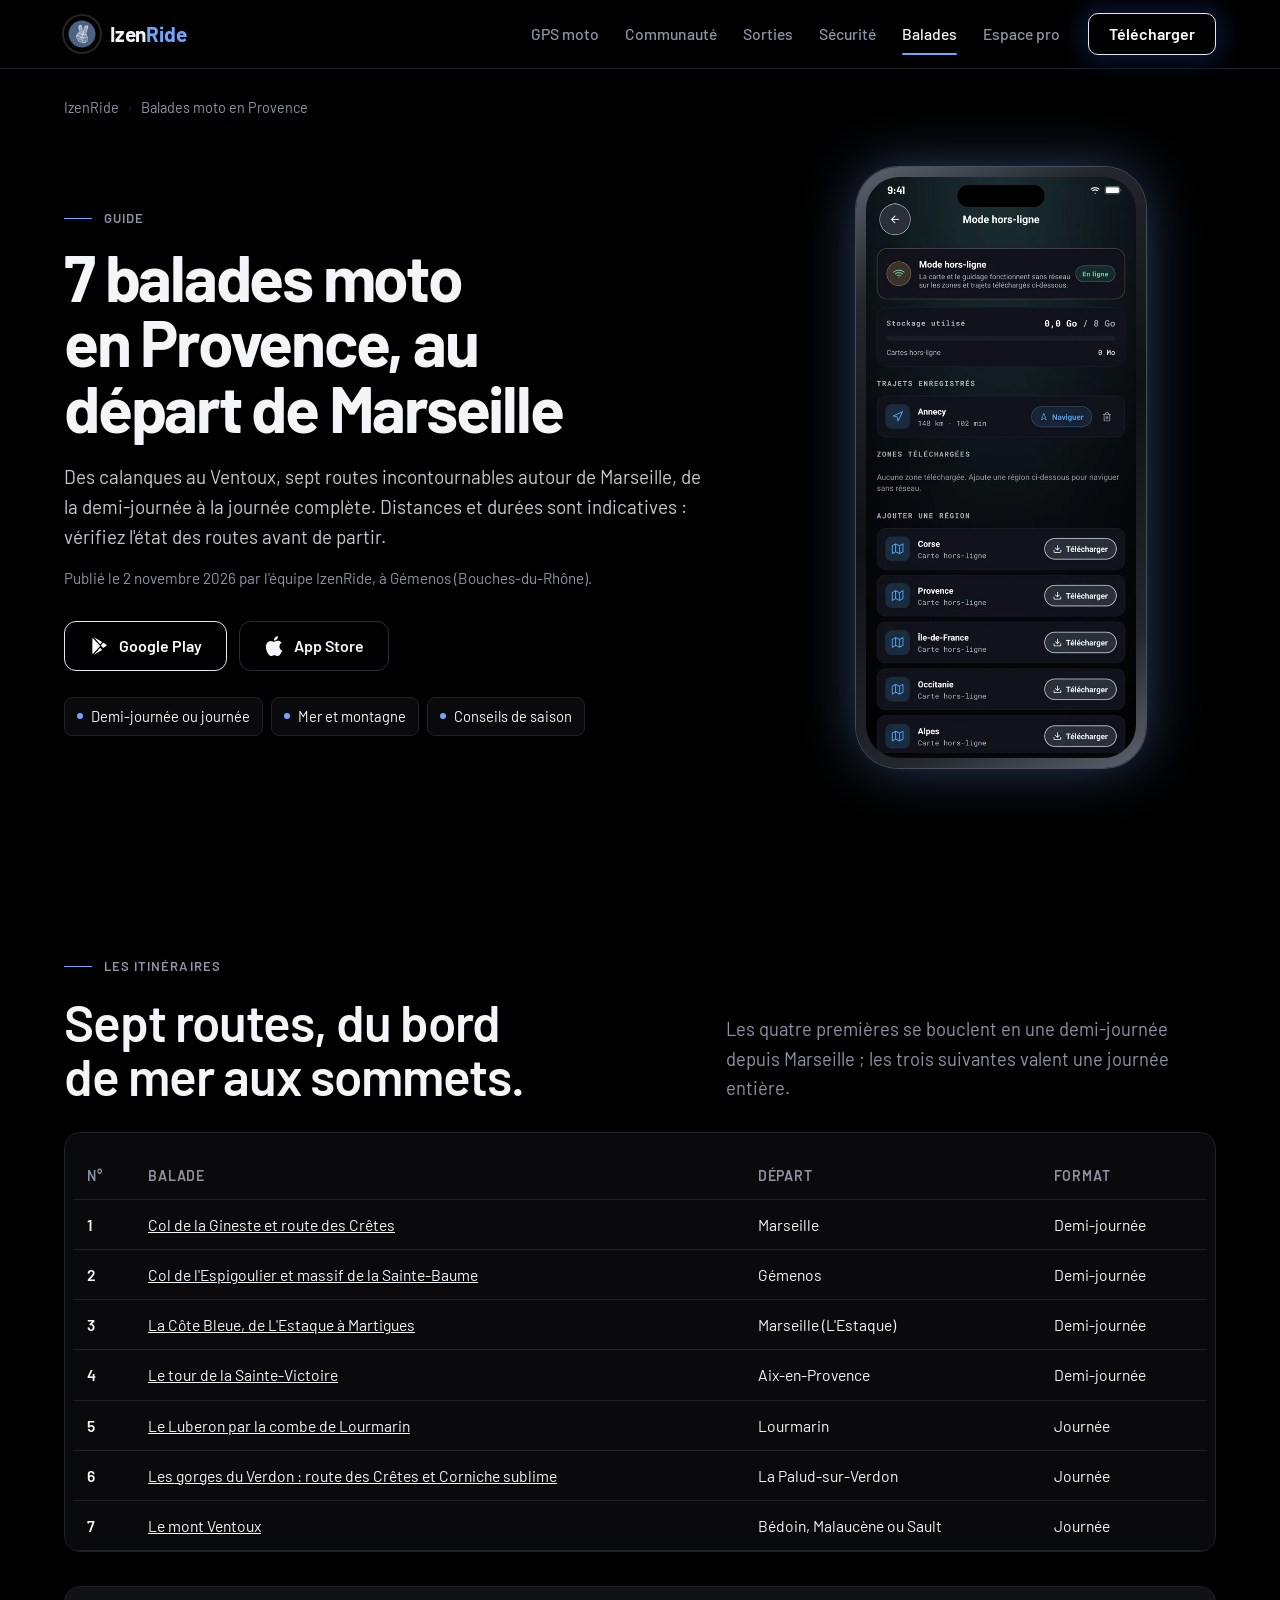
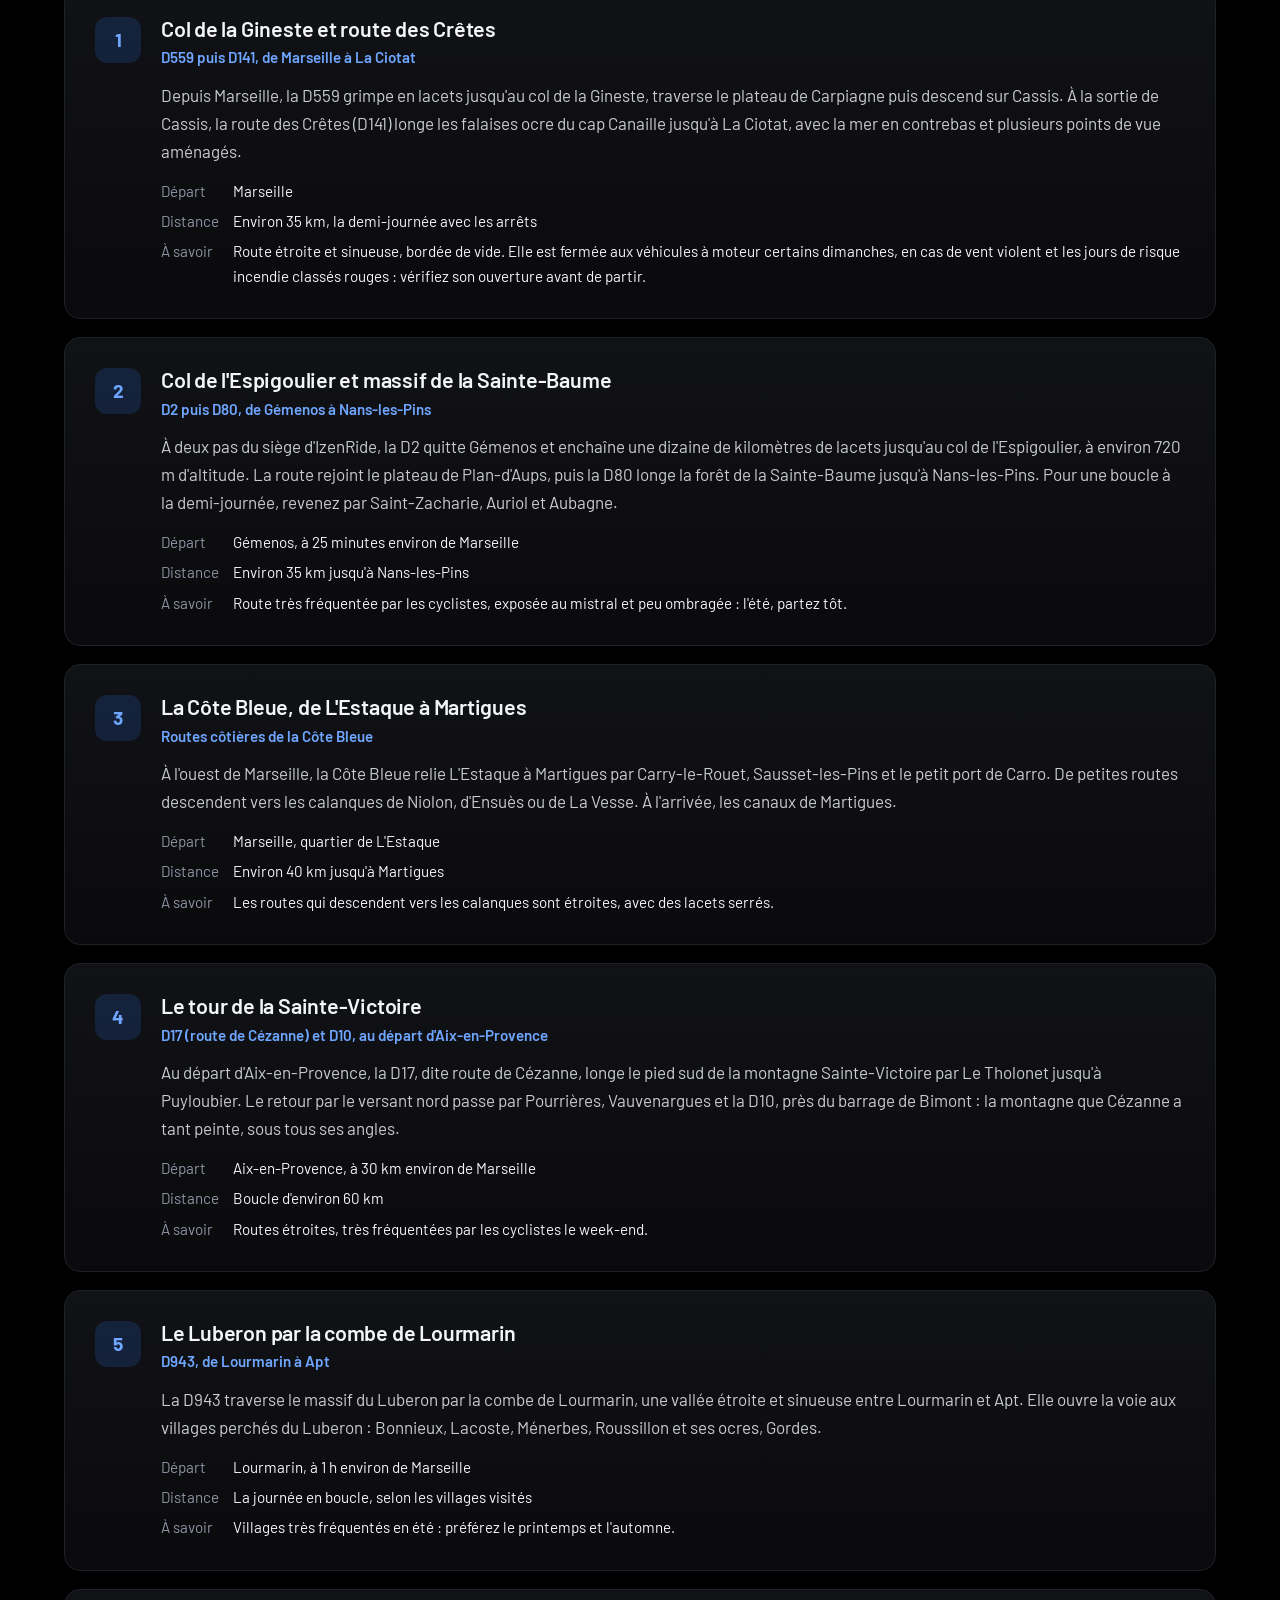
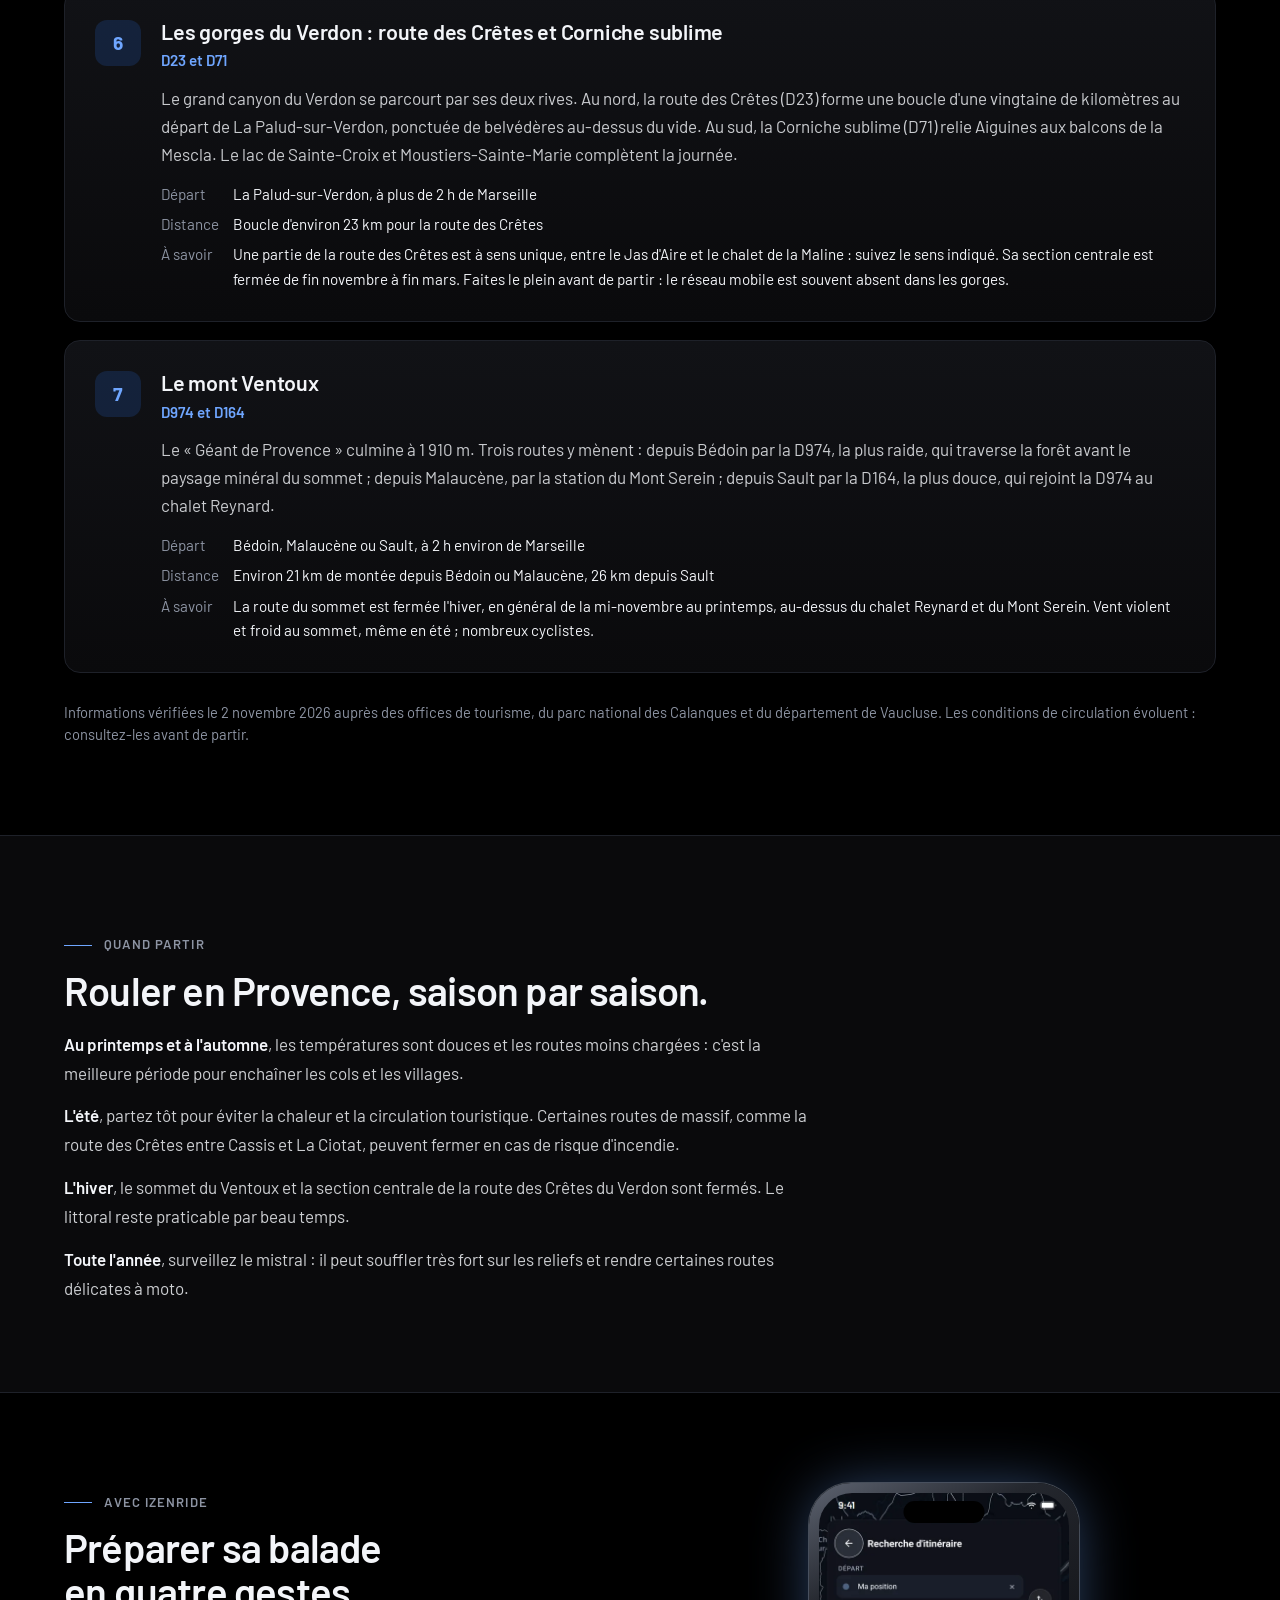
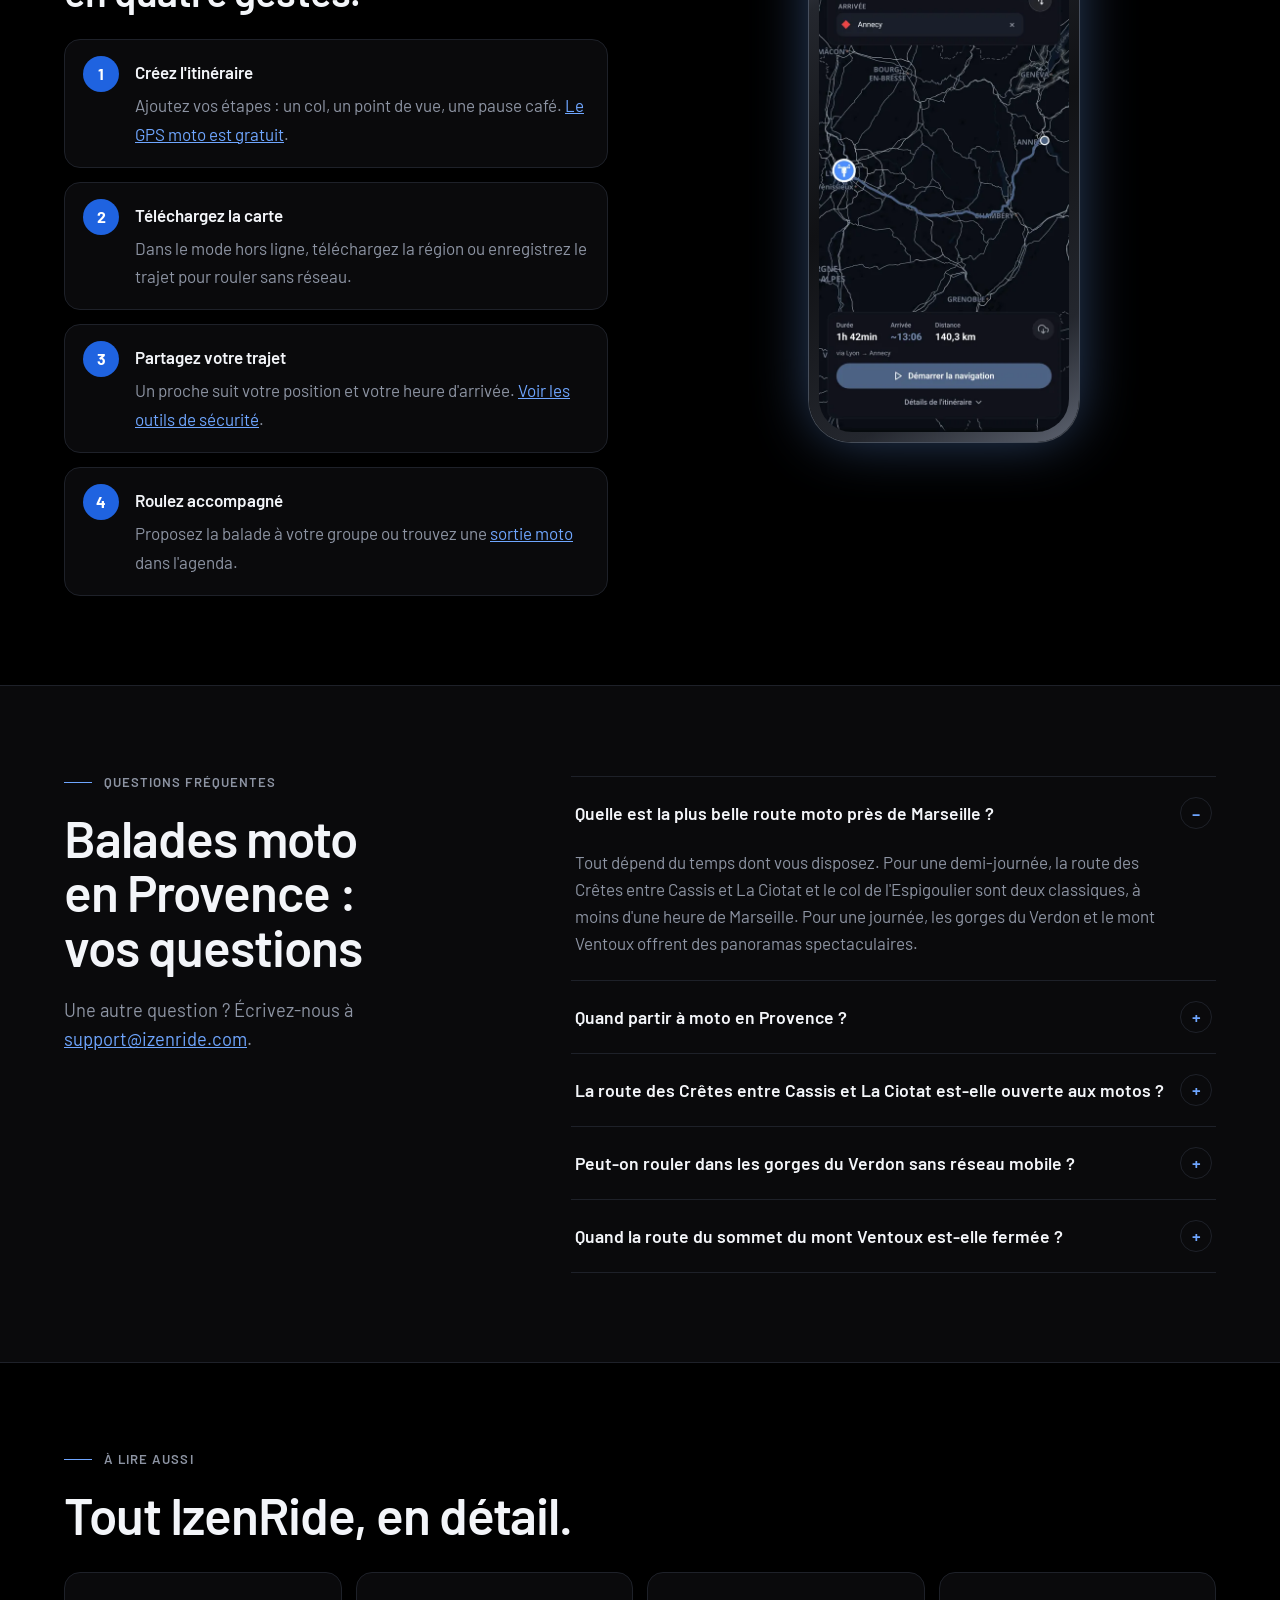
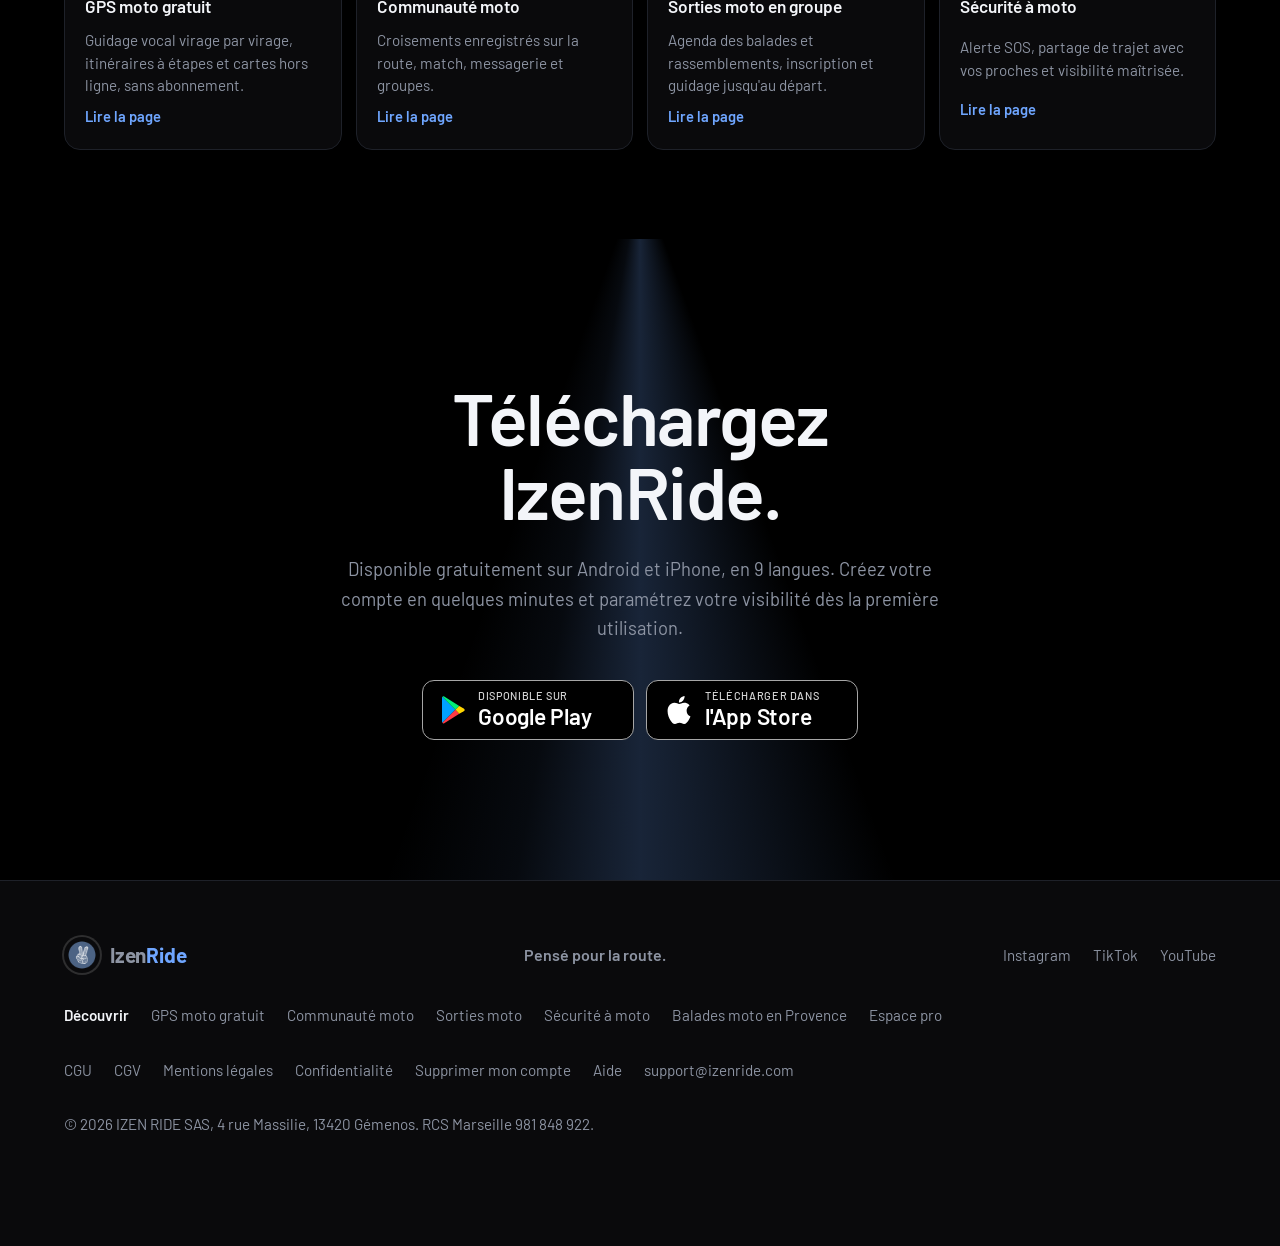
<file: balades-moto-provence.html>
<!doctype html>
<html lang="fr">
<head>
<meta charset="utf-8">
<meta name="viewport" content="width=device-width, initial-scale=1, viewport-fit=cover">
<title>7 balades moto en Provence au départ de Marseille | IzenRide</title>
<link rel="canonical" href="https://izenride.fr/balades-moto-provence.html">
<meta name="description" content="Route des Crêtes, Espigoulier, Sainte-Victoire, Côte Bleue, Luberon, Verdon et Ventoux : 7 balades moto en Provence au départ de Marseille.">
<meta name="robots" content="max-image-preview:large">
<meta name="theme-color" content="#000000">
<meta property="og:type" content="article">
<meta property="og:title" content="7 balades moto en Provence au départ de Marseille | IzenRide">
<meta property="og:description" content="Route des Crêtes, Espigoulier, Sainte-Victoire, Côte Bleue, Luberon, Verdon et Ventoux : 7 balades moto en Provence au départ de Marseille.">
<meta property="og:url" content="https://izenride.fr/balades-moto-provence.html">
<meta property="og:site_name" content="IzenRide">
<meta property="og:locale" content="fr_FR">
<meta property="og:image" content="https://izenride.fr/assets/img/og-izenride.jpg">
<meta property="og:image:width" content="1200">
<meta property="og:image:height" content="630">
<meta property="og:image:alt" content="IzenRide, l'application GPS et communauté moto">
<meta property="article:published_time" content="2026-11-02">
<meta property="article:modified_time" content="2026-11-02">
<meta name="twitter:card" content="summary_large_image">
<meta name="twitter:title" content="7 balades moto en Provence au départ de Marseille | IzenRide">
<meta name="twitter:description" content="Route des Crêtes, Espigoulier, Sainte-Victoire, Côte Bleue, Luberon, Verdon et Ventoux : 7 balades moto en Provence au départ de Marseille.">
<meta name="twitter:image" content="https://izenride.fr/assets/img/og-izenride.jpg">
<meta name="apple-itunes-app" content="app-id=6476877458">
<link rel="icon" href="/favicon.ico" sizes="any">
<link rel="icon" type="image/png" sizes="32x32" href="assets/img/favicon-32.png">
<link rel="apple-touch-icon" href="assets/img/apple-touch-icon.png">
<link rel="preload" href="assets/fonts/barlow-latin-700-normal.woff2" as="font" type="font/woff2" crossorigin>
<link rel="stylesheet" href="assets/css/fonts.css?v=20261020">
<link rel="stylesheet" href="assets/css/site.css?v=20261102b">
<link rel="stylesheet" href="assets/css/page.css?v=20261102">
<script type="application/ld+json">
{
 "@context": "https://schema.org",
 "@graph": [
  {
   "@type": "WebPage",
   "@id": "https://izenride.fr/balades-moto-provence.html#page",
   "url": "https://izenride.fr/balades-moto-provence.html",
   "name": "7 balades moto en Provence au départ de Marseille | IzenRide",
   "description": "Route des Crêtes, Espigoulier, Sainte-Victoire, Côte Bleue, Luberon, Verdon et Ventoux : 7 balades moto en Provence au départ de Marseille.",
   "inLanguage": "fr-FR",
   "isPartOf": {
    "@id": "https://izenride.fr/#site"
   },
   "primaryImageOfPage": {
    "@type": "ImageObject",
    "url": "https://izenride.fr/assets/screens/v319b-hors-ligne.webp"
   },
   "breadcrumb": {
    "@id": "https://izenride.fr/balades-moto-provence.html#breadcrumb"
   },
   "dateModified": "2026-11-02"
  },
  {
   "@type": "Article",
   "@id": "https://izenride.fr/balades-moto-provence.html#article",
   "headline": "7 balades moto en Provence, au départ de Marseille",
   "description": "Route des Crêtes, Espigoulier, Sainte-Victoire, Côte Bleue, Luberon, Verdon et Ventoux : 7 balades moto en Provence au départ de Marseille.",
   "inLanguage": "fr-FR",
   "image": [
    "https://izenride.fr/assets/img/og-izenride.jpg"
   ],
   "datePublished": "2026-11-02",
   "dateModified": "2026-11-02",
   "author": {
    "@type": "Organization",
    "@id": "https://izenride.fr/#org",
    "name": "IzenRide",
    "url": "https://izenride.fr/"
   },
   "publisher": {
    "@type": "Organization",
    "@id": "https://izenride.fr/#org",
    "name": "IzenRide",
    "logo": {
     "@type": "ImageObject",
     "url": "https://izenride.fr/assets/img/logo-512.png"
    }
   },
   "mainEntityOfPage": {
    "@id": "https://izenride.fr/balades-moto-provence.html#page"
   }
  },
  {
   "@type": "BreadcrumbList",
   "@id": "https://izenride.fr/balades-moto-provence.html#breadcrumb",
   "itemListElement": [
    {
     "@type": "ListItem",
     "position": 1,
     "name": "IzenRide",
     "item": "https://izenride.fr/"
    },
    {
     "@type": "ListItem",
     "position": 2,
     "name": "Balades moto en Provence",
     "item": "https://izenride.fr/balades-moto-provence.html"
    }
   ]
  },
  {
   "@type": "FAQPage",
   "@id": "https://izenride.fr/balades-moto-provence.html#faq",
   "mainEntity": [
    {
     "@type": "Question",
     "name": "Quelle est la plus belle route moto près de Marseille ?",
     "acceptedAnswer": {
      "@type": "Answer",
      "text": "Tout dépend du temps dont vous disposez. Pour une demi-journée, la route des Crêtes entre Cassis et La Ciotat et le col de l'Espigoulier sont deux classiques, à moins d'une heure de Marseille. Pour une journée, les gorges du Verdon et le mont Ventoux offrent des panoramas spectaculaires."
     }
    },
    {
     "@type": "Question",
     "name": "Quand partir à moto en Provence ?",
     "acceptedAnswer": {
      "@type": "Answer",
      "text": "Le printemps et l'automne sont les saisons les plus agréables. L'été, partez tôt à cause de la chaleur et vérifiez les fermetures liées au risque d'incendie. L'hiver, le sommet du Ventoux et la section centrale de la route des Crêtes du Verdon sont fermés."
     }
    },
    {
     "@type": "Question",
     "name": "La route des Crêtes entre Cassis et La Ciotat est-elle ouverte aux motos ?",
     "acceptedAnswer": {
      "@type": "Answer",
      "text": "Oui, en dehors des fermetures : elle est fermée aux véhicules à moteur certains dimanches, en cas de vent violent et les jours de risque incendie classés rouges. Vérifiez son ouverture avant de partir."
     }
    },
    {
     "@type": "Question",
     "name": "Peut-on rouler dans les gorges du Verdon sans réseau mobile ?",
     "acceptedAnswer": {
      "@type": "Answer",
      "text": "Oui, avec une carte téléchargée à l'avance. Dans le mode hors ligne d'IzenRide, la carte et le guidage fonctionnent sans réseau sur les zones et les trajets téléchargés."
     }
    },
    {
     "@type": "Question",
     "name": "Quand la route du sommet du mont Ventoux est-elle fermée ?",
     "acceptedAnswer": {
      "@type": "Answer",
      "text": "Chaque hiver, en général de la mi-novembre au printemps, au-dessus du chalet Reynard côté sud et du Mont Serein côté nord. Les dates varient selon l'enneigement."
     }
    }
   ]
  }
 ]
}
</script>
<script defer src="https://izeninfo.fr/stats/t.js" data-site="izenride"></script>
</head>
<body class="page">
<a class="skip" href="#contenu">Aller au contenu</a>

<header class="top solid">
  <div class="wrap">
    <a class="brand" href="/" aria-label="IzenRide, accueil"><img src="assets/img/logo.png" alt="" width="36" height="36"><span>Izen<b>Ride</b></span></a>
    <nav class="nav" aria-label="Navigation principale">
      <a href="gps-moto-gratuit.html">GPS moto</a>
      <a href="communaute-moto.html">Communauté</a>
      <a href="sorties-moto.html">Sorties</a>
      <a href="securite-moto.html">Sécurité</a>
      <a href="balades-moto-provence.html" aria-current="page">Balades</a>
      <a href="espace-pro.html">Espace pro</a>
    </nav>
    <a class="btn btn-primary" href="#telecharger">Télécharger</a>
  </div>
</header>

<main id="contenu">
  <nav class="crumbs wrap" aria-label="Fil d'Ariane">
    <ol><li><a href="/">IzenRide</a></li><li aria-current="page">Balades moto en Provence</li></ol>
  </nav>

  <section class="page-hero wrap" aria-labelledby="page-title">
    <div>
      <span class="kicker">Guide</span>
      <h1 id="page-title">7 balades moto en Provence, au départ de Marseille</h1>
      <p class="lede">Des calanques au Ventoux, sept routes incontournables autour de Marseille, de la demi-journée à la journée complète. Distances et durées sont indicatives : vérifiez l'état des routes avant de partir.</p>
      <p class="byline">Publié le <time datetime="2026-11-02">2 novembre 2026</time> par l'équipe IzenRide, à Gémenos (Bouches-du-Rhône).</p>
      <div class="ctas">
          <a class="btn btn-primary" href="https://play.google.com/store/apps/details?id=com.izenride.app" rel="noopener">
            <svg viewBox="0 0 24 24" fill="currentColor" aria-hidden="true"><path d="M4.6 2.3 13.4 12l-8.8 9.7c-.4-.2-.6-.7-.6-1.2V3.5c0-.5.2-1 .6-1.2Zm10 8.4 2.4-2.6 3.3 1.9c1 .6 1 1.8 0 2.4l-3.3 1.9-2.4-2.6-.6-.7.6-.3ZM5.9 1.6l9.8 5.6-2.3 2.6-7.5-8.2Zm7.5 12.6 2.3 2.6-9.8 5.6 7.5-8.2Z"/></svg>
            Google Play
          </a>
          <a class="btn btn-ghost" href="https://apps.apple.com/fr/app/izenride/id6476877458" rel="noopener">
            <svg viewBox="0 0 24 24" fill="currentColor" aria-hidden="true"><path d="M12.152 6.896c-.948 0-2.415-1.078-3.96-1.04-2.04.027-3.91 1.183-4.961 3.014-2.117 3.675-.546 9.103 1.519 12.09 1.013 1.454 2.208 3.09 3.792 3.039 1.52-.065 2.09-.987 3.935-.987 1.831 0 2.35.987 3.96.948 1.637-.026 2.676-1.48 3.676-2.948 1.156-1.688 1.636-3.325 1.662-3.415-.039-.013-3.182-1.221-3.22-4.857-.026-3.04 2.48-4.494 2.597-4.559-1.429-2.09-3.623-2.324-4.39-2.376-2-.156-3.675 1.09-4.61 1.09zM15.53 3.83c.843-1.012 1.4-2.427 1.245-3.83-1.207.052-2.662.805-3.532 1.818-.78.896-1.454 2.338-1.273 3.714 1.338.104 2.715-.688 3.559-1.701"/></svg>
            App Store
          </a>
        </div>
      <ul class="facts"><li>Demi-journée ou journée</li><li>Mer et montagne</li><li>Conseils de saison</li></ul>
    </div>
    <div class="phone"><img src="assets/screens/v319b-hors-ligne.webp" alt="Écran Mode hors-ligne d'IzenRide : la région Provence prête à être téléchargée pour rouler sans réseau" width="540" height="1104" fetchpriority="high"></div>
  </section>

  <section class="band" id="itineraires" aria-labelledby="routes-title">
    <div class="wrap">
      <div class="sec-lead">
        <div class="head">
          <span class="kicker">Les itinéraires</span>
          <h2 id="routes-title">Sept routes, du bord de mer aux sommets.</h2>
        </div>
        <p class="lede">Les quatre premières se bouclent en une demi-journée depuis Marseille ; les trois suivantes valent une journée entière.</p>
      </div>
      <div class="tbl-wrap mt">
        <table class="tbl">
          <caption class="sr-only">Résumé des sept balades moto</caption>
          <thead><tr><th scope="col">N°</th><th scope="col">Balade</th><th scope="col">Départ</th><th scope="col">Format</th></tr></thead>
          <tbody>
            <tr><td>1</td><td><a href="#cretes">Col de la Gineste et route des Crêtes</a></td><td>Marseille</td><td>Demi-journée</td></tr>
            <tr><td>2</td><td><a href="#espigoulier">Col de l'Espigoulier et massif de la Sainte-Baume</a></td><td>Gémenos</td><td>Demi-journée</td></tr>
            <tr><td>3</td><td><a href="#cote-bleue">La Côte Bleue, de L'Estaque à Martigues</a></td><td>Marseille (L'Estaque)</td><td>Demi-journée</td></tr>
            <tr><td>4</td><td><a href="#sainte-victoire">Le tour de la Sainte-Victoire</a></td><td>Aix-en-Provence</td><td>Demi-journée</td></tr>
            <tr><td>5</td><td><a href="#luberon">Le Luberon par la combe de Lourmarin</a></td><td>Lourmarin</td><td>Journée</td></tr>
            <tr><td>6</td><td><a href="#verdon">Les gorges du Verdon : route des Crêtes et Corniche sublime</a></td><td>La Palud-sur-Verdon</td><td>Journée</td></tr>
            <tr><td>7</td><td><a href="#ventoux">Le mont Ventoux</a></td><td>Bédoin, Malaucène ou Sault</td><td>Journée</td></tr>
          </tbody>
        </table>
      </div>
      <div class="routes">
        <article class="route" id="cretes" aria-labelledby="cretes-t">
          <span class="num" aria-hidden="true">1</span>
          <div>
            <h3 id="cretes-t">Col de la Gineste et route des Crêtes</h3>
            <span class="road">D559 puis D141, de Marseille à La Ciotat</span>
            <p>Depuis Marseille, la D559 grimpe en lacets jusqu'au col de la Gineste, traverse le plateau de Carpiagne puis descend sur Cassis. À la sortie de Cassis, la route des Crêtes (D141) longe les falaises ocre du cap Canaille jusqu'à La Ciotat, avec la mer en contrebas et plusieurs points de vue aménagés.</p>
            <dl>
              <dt>Départ</dt><dd>Marseille</dd>
              <dt>Distance</dt><dd>Environ 35 km, la demi-journée avec les arrêts</dd>
              <dt>À savoir</dt><dd>Route étroite et sinueuse, bordée de vide. Elle est fermée aux véhicules à moteur certains dimanches, en cas de vent violent et les jours de risque incendie classés rouges : vérifiez son ouverture avant de partir.</dd>
            </dl>
          </div>
        </article>
        <article class="route" id="espigoulier" aria-labelledby="espigoulier-t">
          <span class="num" aria-hidden="true">2</span>
          <div>
            <h3 id="espigoulier-t">Col de l'Espigoulier et massif de la Sainte-Baume</h3>
            <span class="road">D2 puis D80, de Gémenos à Nans-les-Pins</span>
            <p>À deux pas du siège d'IzenRide, la D2 quitte Gémenos et enchaîne une dizaine de kilomètres de lacets jusqu'au col de l'Espigoulier, à environ 720 m d'altitude. La route rejoint le plateau de Plan-d'Aups, puis la D80 longe la forêt de la Sainte-Baume jusqu'à Nans-les-Pins. Pour une boucle à la demi-journée, revenez par Saint-Zacharie, Auriol et Aubagne.</p>
            <dl>
              <dt>Départ</dt><dd>Gémenos, à 25 minutes environ de Marseille</dd>
              <dt>Distance</dt><dd>Environ 35 km jusqu'à Nans-les-Pins</dd>
              <dt>À savoir</dt><dd>Route très fréquentée par les cyclistes, exposée au mistral et peu ombragée : l'été, partez tôt.</dd>
            </dl>
          </div>
        </article>
        <article class="route" id="cote-bleue" aria-labelledby="cote-bleue-t">
          <span class="num" aria-hidden="true">3</span>
          <div>
            <h3 id="cote-bleue-t">La Côte Bleue, de L'Estaque à Martigues</h3>
            <span class="road">Routes côtières de la Côte Bleue</span>
            <p>À l'ouest de Marseille, la Côte Bleue relie L'Estaque à Martigues par Carry-le-Rouet, Sausset-les-Pins et le petit port de Carro. De petites routes descendent vers les calanques de Niolon, d'Ensuès ou de La Vesse. À l'arrivée, les canaux de Martigues.</p>
            <dl>
              <dt>Départ</dt><dd>Marseille, quartier de L'Estaque</dd>
              <dt>Distance</dt><dd>Environ 40 km jusqu'à Martigues</dd>
              <dt>À savoir</dt><dd>Les routes qui descendent vers les calanques sont étroites, avec des lacets serrés.</dd>
            </dl>
          </div>
        </article>
        <article class="route" id="sainte-victoire" aria-labelledby="sainte-victoire-t">
          <span class="num" aria-hidden="true">4</span>
          <div>
            <h3 id="sainte-victoire-t">Le tour de la Sainte-Victoire</h3>
            <span class="road">D17 (route de Cézanne) et D10, au départ d'Aix-en-Provence</span>
            <p>Au départ d'Aix-en-Provence, la D17, dite route de Cézanne, longe le pied sud de la montagne Sainte-Victoire par Le Tholonet jusqu'à Puyloubier. Le retour par le versant nord passe par Pourrières, Vauvenargues et la D10, près du barrage de Bimont : la montagne que Cézanne a tant peinte, sous tous ses angles.</p>
            <dl>
              <dt>Départ</dt><dd>Aix-en-Provence, à 30 km environ de Marseille</dd>
              <dt>Distance</dt><dd>Boucle d'environ 60 km</dd>
              <dt>À savoir</dt><dd>Routes étroites, très fréquentées par les cyclistes le week-end.</dd>
            </dl>
          </div>
        </article>
        <article class="route" id="luberon" aria-labelledby="luberon-t">
          <span class="num" aria-hidden="true">5</span>
          <div>
            <h3 id="luberon-t">Le Luberon par la combe de Lourmarin</h3>
            <span class="road">D943, de Lourmarin à Apt</span>
            <p>La D943 traverse le massif du Luberon par la combe de Lourmarin, une vallée étroite et sinueuse entre Lourmarin et Apt. Elle ouvre la voie aux villages perchés du Luberon : Bonnieux, Lacoste, Ménerbes, Roussillon et ses ocres, Gordes.</p>
            <dl>
              <dt>Départ</dt><dd>Lourmarin, à 1 h environ de Marseille</dd>
              <dt>Distance</dt><dd>La journée en boucle, selon les villages visités</dd>
              <dt>À savoir</dt><dd>Villages très fréquentés en été : préférez le printemps et l'automne.</dd>
            </dl>
          </div>
        </article>
        <article class="route" id="verdon" aria-labelledby="verdon-t">
          <span class="num" aria-hidden="true">6</span>
          <div>
            <h3 id="verdon-t">Les gorges du Verdon : route des Crêtes et Corniche sublime</h3>
            <span class="road">D23 et D71</span>
            <p>Le grand canyon du Verdon se parcourt par ses deux rives. Au nord, la route des Crêtes (D23) forme une boucle d'une vingtaine de kilomètres au départ de La Palud-sur-Verdon, ponctuée de belvédères au-dessus du vide. Au sud, la Corniche sublime (D71) relie Aiguines aux balcons de la Mescla. Le lac de Sainte-Croix et Moustiers-Sainte-Marie complètent la journée.</p>
            <dl>
              <dt>Départ</dt><dd>La Palud-sur-Verdon, à plus de 2 h de Marseille</dd>
              <dt>Distance</dt><dd>Boucle d'environ 23 km pour la route des Crêtes</dd>
              <dt>À savoir</dt><dd>Une partie de la route des Crêtes est à sens unique, entre le Jas d'Aire et le chalet de la Maline : suivez le sens indiqué. Sa section centrale est fermée de fin novembre à fin mars. Faites le plein avant de partir : le réseau mobile est souvent absent dans les gorges.</dd>
            </dl>
          </div>
        </article>
        <article class="route" id="ventoux" aria-labelledby="ventoux-t">
          <span class="num" aria-hidden="true">7</span>
          <div>
            <h3 id="ventoux-t">Le mont Ventoux</h3>
            <span class="road">D974 et D164</span>
            <p>Le « Géant de Provence » culmine à 1 910 m. Trois routes y mènent : depuis Bédoin par la D974, la plus raide, qui traverse la forêt avant le paysage minéral du sommet ; depuis Malaucène, par la station du Mont Serein ; depuis Sault par la D164, la plus douce, qui rejoint la D974 au chalet Reynard.</p>
            <dl>
              <dt>Départ</dt><dd>Bédoin, Malaucène ou Sault, à 2 h environ de Marseille</dd>
              <dt>Distance</dt><dd>Environ 21 km de montée depuis Bédoin ou Malaucène, 26 km depuis Sault</dd>
              <dt>À savoir</dt><dd>La route du sommet est fermée l'hiver, en général de la mi-novembre au printemps, au-dessus du chalet Reynard et du Mont Serein. Vent violent et froid au sommet, même en été ; nombreux cyclistes.</dd>
            </dl>
          </div>
        </article>
      </div>
      <p class="fine mt">Informations vérifiées le 2 novembre 2026 auprès des offices de tourisme, du parc national des Calanques et du département de Vaucluse. Les conditions de circulation évoluent : consultez-les avant de partir.</p>
    </div>
  </section>

  <section class="band alt" id="saisons" aria-labelledby="season-title">
    <div class="wrap">
      <div class="prose">
        <span class="kicker">Quand partir</span>
        <h2 id="season-title">Rouler en Provence, saison par saison.</h2>
        <p><strong>Au printemps et à l'automne</strong>, les températures sont douces et les routes moins chargées : c'est la meilleure période pour enchaîner les cols et les villages.</p>
        <p><strong>L'été</strong>, partez tôt pour éviter la chaleur et la circulation touristique. Certaines routes de massif, comme la route des Crêtes entre Cassis et La Ciotat, peuvent fermer en cas de risque d'incendie.</p>
        <p><strong>L'hiver</strong>, le sommet du Ventoux et la section centrale de la route des Crêtes du Verdon sont fermés. Le littoral reste praticable par beau temps.</p>
        <p><strong>Toute l'année</strong>, surveillez le mistral : il peut souffler très fort sur les reliefs et rendre certaines routes délicates à moto.</p>
      </div>
    </div>
  </section>

  <section class="band" id="preparer" aria-labelledby="prep-title">
    <div class="wrap two-col">
      <div class="prose">
        <span class="kicker">Avec IzenRide</span>
        <h2 id="prep-title">Préparer sa balade en quatre gestes.</h2>
        <ol class="steps">
          <li><b>Créez l'itinéraire</b><span>Ajoutez vos étapes : un col, un point de vue, une pause café. <a href="gps-moto-gratuit.html">Le GPS moto est gratuit</a>.</span></li>
          <li><b>Téléchargez la carte</b><span>Dans le mode hors ligne, téléchargez la région ou enregistrez le trajet pour rouler sans réseau.</span></li>
          <li><b>Partagez votre trajet</b><span>Un proche suit votre position et votre heure d'arrivée. <a href="securite-moto.html">Voir les outils de sécurité</a>.</span></li>
          <li><b>Roulez accompagné</b><span>Proposez la balade à votre groupe ou trouvez une <a href="sorties-moto.html">sortie moto</a> dans l'agenda.</span></li>
        </ol>
      </div>
      <div class="phone"><img src="assets/screens/v319b-itineraire.webp" alt="Écran Recherche d'itinéraire d'IzenRide avant le départ d'une balade moto" width="540" height="1104" loading="lazy" decoding="async"></div>
    </div>
  </section>

  <section class="band alt" id="questions" aria-labelledby="faq-title">
    <div class="wrap faq-layout">
      <div class="head">
        <span class="kicker">Questions fréquentes</span>
        <h2 id="faq-title">Balades moto en Provence : vos questions</h2>
        <p class="lede">Une autre question ? Écrivez-nous à <a href="mailto:support@izenride.com">support@izenride.com</a>.</p>
      </div>
      <div class="faq">
        <details open><summary>Quelle est la plus belle route moto près de Marseille ?</summary><p>Tout dépend du temps dont vous disposez. Pour une demi-journée, la route des Crêtes entre Cassis et La Ciotat et le col de l'Espigoulier sont deux classiques, à moins d'une heure de Marseille. Pour une journée, les gorges du Verdon et le mont Ventoux offrent des panoramas spectaculaires.</p></details>
        <details><summary>Quand partir à moto en Provence ?</summary><p>Le printemps et l'automne sont les saisons les plus agréables. L'été, partez tôt à cause de la chaleur et vérifiez les fermetures liées au risque d'incendie. L'hiver, le sommet du Ventoux et la section centrale de la route des Crêtes du Verdon sont fermés.</p></details>
        <details><summary>La route des Crêtes entre Cassis et La Ciotat est-elle ouverte aux motos ?</summary><p>Oui, en dehors des fermetures : elle est fermée aux véhicules à moteur certains dimanches, en cas de vent violent et les jours de risque incendie classés rouges. Vérifiez son ouverture avant de partir.</p></details>
        <details><summary>Peut-on rouler dans les gorges du Verdon sans réseau mobile ?</summary><p>Oui, avec une carte téléchargée à l'avance. Dans le mode hors ligne d'IzenRide, la carte et le guidage fonctionnent sans réseau sur les zones et les trajets téléchargés.</p></details>
        <details><summary>Quand la route du sommet du mont Ventoux est-elle fermée ?</summary><p>Chaque hiver, en général de la mi-novembre au printemps, au-dessus du chalet Reynard côté sud et du Mont Serein côté nord. Les dates varient selon l'enneigement.</p></details>
      </div>
    </div>
  </section>

  <section class="band" id="a-lire" aria-labelledby="related-title">
    <div class="wrap">
      <div class="head">
        <span class="kicker">À lire aussi</span>
        <h2 id="related-title">Tout IzenRide, en détail.</h2>
      </div>
      <div class="related">
        <a href="gps-moto-gratuit.html"><b>GPS moto gratuit</b><span>Guidage vocal virage par virage, itinéraires à étapes et cartes hors ligne, sans abonnement.</span><em>Lire la page</em></a>
        <a href="communaute-moto.html"><b>Communauté moto</b><span>Croisements enregistrés sur la route, match, messagerie et groupes.</span><em>Lire la page</em></a>
        <a href="sorties-moto.html"><b>Sorties moto en groupe</b><span>Agenda des balades et rassemblements, inscription et guidage jusqu'au départ.</span><em>Lire la page</em></a>
        <a href="securite-moto.html"><b>Sécurité à moto</b><span>Alerte SOS, partage de trajet avec vos proches et visibilité maîtrisée.</span><em>Lire la page</em></a>
      </div>
    </div>
  </section>

  <section class="band get" id="telecharger" aria-labelledby="get-title">
    <div class="wrap">
      <h2 id="get-title">Téléchargez<br>IzenRide.</h2>
      <p class="lede">Disponible gratuitement sur Android et iPhone, en 9 langues. Créez votre compte en quelques minutes et paramétrez votre visibilité dès la première utilisation.</p>
      <div class="ctas">
        <a class="store" href="https://play.google.com/store/apps/details?id=com.izenride.app" rel="noopener">
          <svg class="gp" viewBox="0 0 23 26" aria-hidden="true"><path fill="#00A0FF" d="M1.2.7C.9 1 .8 1.4.8 1.9v21.8c0 .5.1.9.4 1.2L13.3 12.8Z"/><path fill="#00F076" d="M1.2.7 13.3 12.8l3.6-3.6L2.9.4C2.3 0 1.6 0 1.2.7Z"/><path fill="#FF3A44" d="M1.2 24.9c.4.7 1.1.7 1.7.4l14-8.9-3.6-3.6Z"/><path fill="#FFD500" d="m16.9 9.2-3.6 3.6 3.6 3.6 4.1-2.3c1.2-.7 1.2-1.9 0-2.6Z"/></svg>
          <span><small>Disponible sur</small><b>Google Play</b></span>
        </a>
        <a class="store" href="https://apps.apple.com/fr/app/izenride/id6476877458" rel="noopener">
          <svg viewBox="0 0 24 24" fill="currentColor" aria-hidden="true"><path d="M12.152 6.896c-.948 0-2.415-1.078-3.96-1.04-2.04.027-3.91 1.183-4.961 3.014-2.117 3.675-.546 9.103 1.519 12.09 1.013 1.454 2.208 3.09 3.792 3.039 1.52-.065 2.09-.987 3.935-.987 1.831 0 2.35.987 3.96.948 1.637-.026 2.676-1.48 3.676-2.948 1.156-1.688 1.636-3.325 1.662-3.415-.039-.013-3.182-1.221-3.22-4.857-.026-3.04 2.48-4.494 2.597-4.559-1.429-2.09-3.623-2.324-4.39-2.376-2-.156-3.675 1.09-4.61 1.09zM15.53 3.83c.843-1.012 1.4-2.427 1.245-3.83-1.207.052-2.662.805-3.532 1.818-.78.896-1.454 2.338-1.273 3.714 1.338.104 2.715-.688 3.559-1.701"/></svg>
          <span><small>Télécharger dans</small><b>l'App Store</b></span>
        </a>
      </div>
    </div>
  </section>
</main>

<footer>
  <div class="wrap">
    <div class="foot-row">
      <a class="brand" href="/"><img src="assets/img/logo.png" alt="" width="36" height="36"><span>Izen<b>Ride</b></span></a>
      <p class="motto">Pensé pour la route.</p>
      <div class="foot-links" aria-label="Réseaux sociaux">
        <a href="https://www.instagram.com/izenride/" rel="noopener">Instagram</a>
        <a href="https://www.tiktok.com/@IZENRIDE" rel="noopener">TikTok</a>
        <a href="https://www.youtube.com/@IZENRIDE" rel="noopener">YouTube</a>
      </div>
    </div>
    <nav class="foot-links foot-discover" aria-label="Découvrir IzenRide">
      <span class="lbl">Découvrir</span>
      <a href="gps-moto-gratuit.html">GPS moto gratuit</a>
      <a href="communaute-moto.html">Communauté moto</a>
      <a href="sorties-moto.html">Sorties moto</a>
      <a href="securite-moto.html">Sécurité à moto</a>
      <a href="balades-moto-provence.html">Balades moto en Provence</a>
      <a href="espace-pro.html">Espace pro</a>
    </nav>
    <nav class="foot-links" aria-label="Informations légales">
      <a href="cgu.html">CGU</a>
      <a href="cgv.html">CGV</a>
      <a href="mentions-legales.html">Mentions légales</a>
      <a href="confidentialite.html">Confidentialité</a>
      <a href="suppression-compte.html">Supprimer mon compte</a>
      <a href="support.html">Aide</a>
      <a href="mailto:support@izenride.com">support@izenride.com</a>
    </nav>
    <p>© 2026 IZEN RIDE SAS, 4 rue Massilie, 13420 Gémenos. RCS Marseille 981 848 922.</p>
  </div>
</footer>
</body>
</html>
</file>
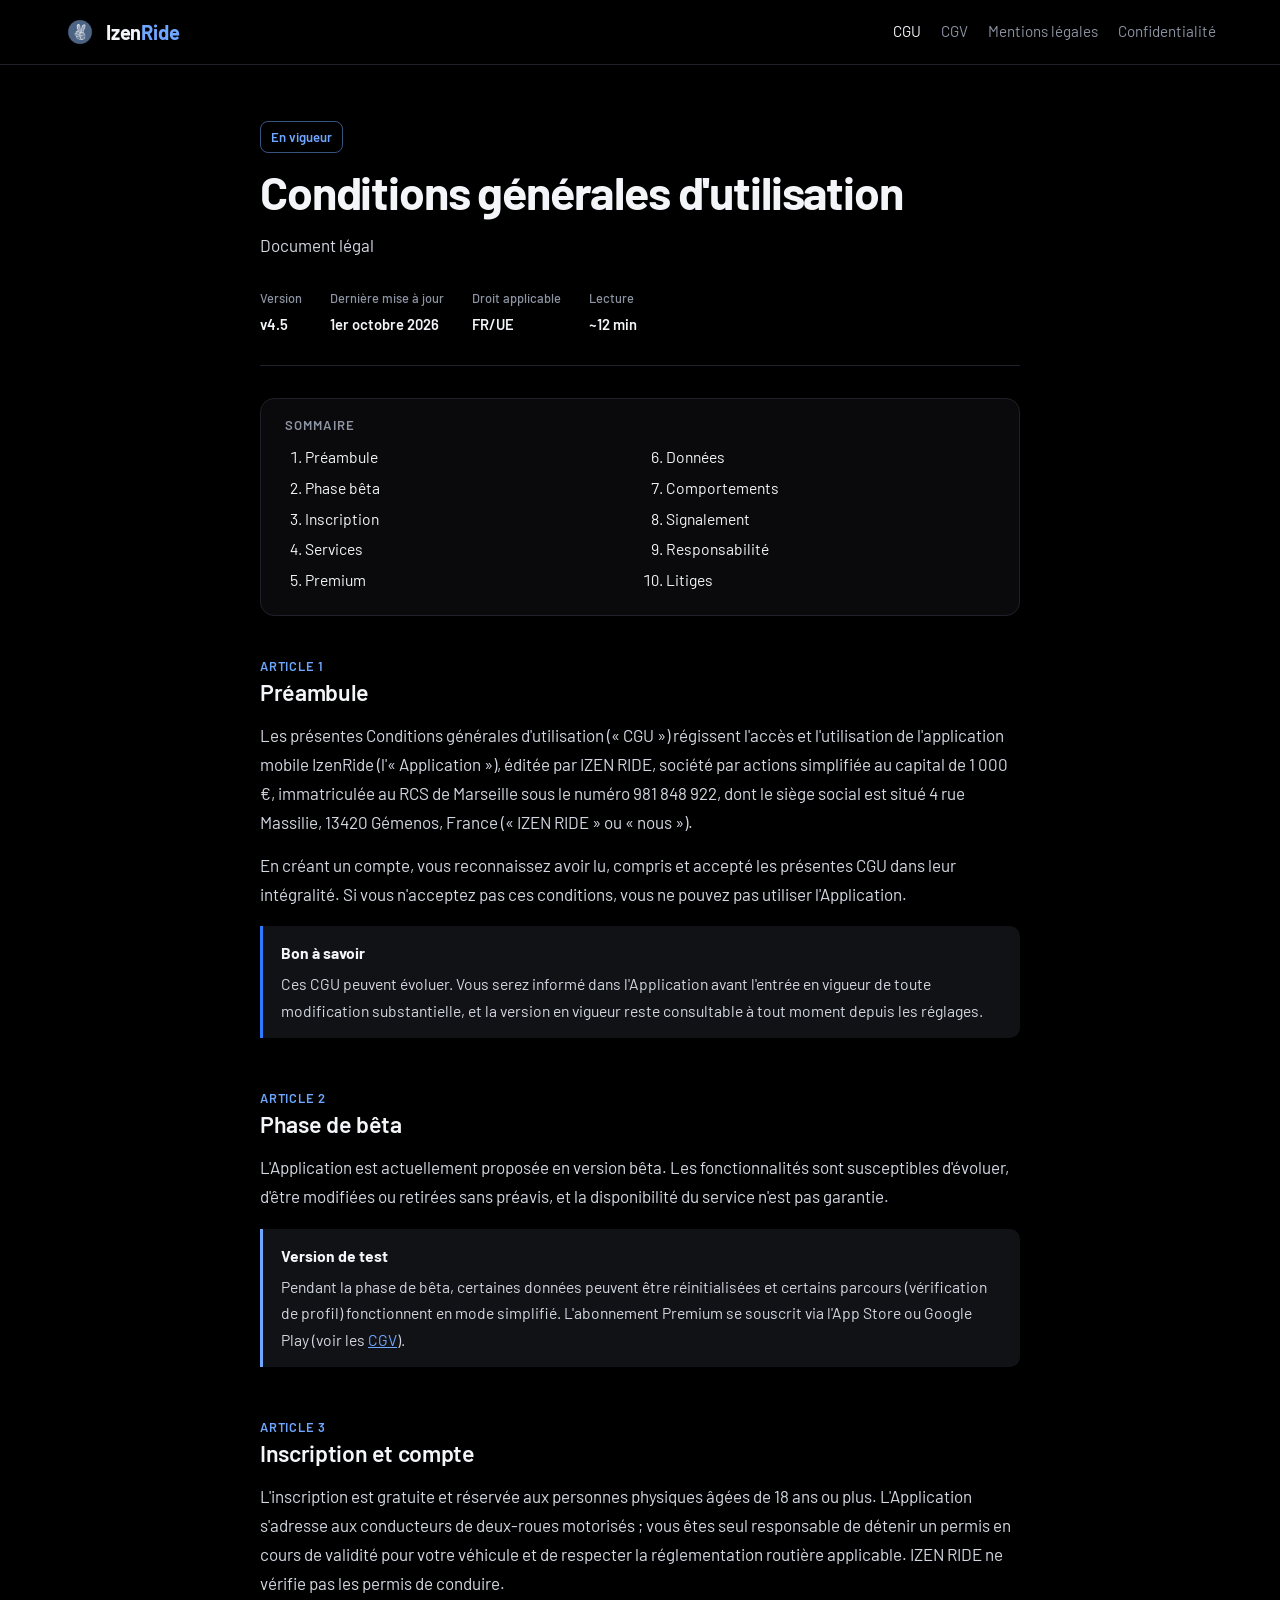
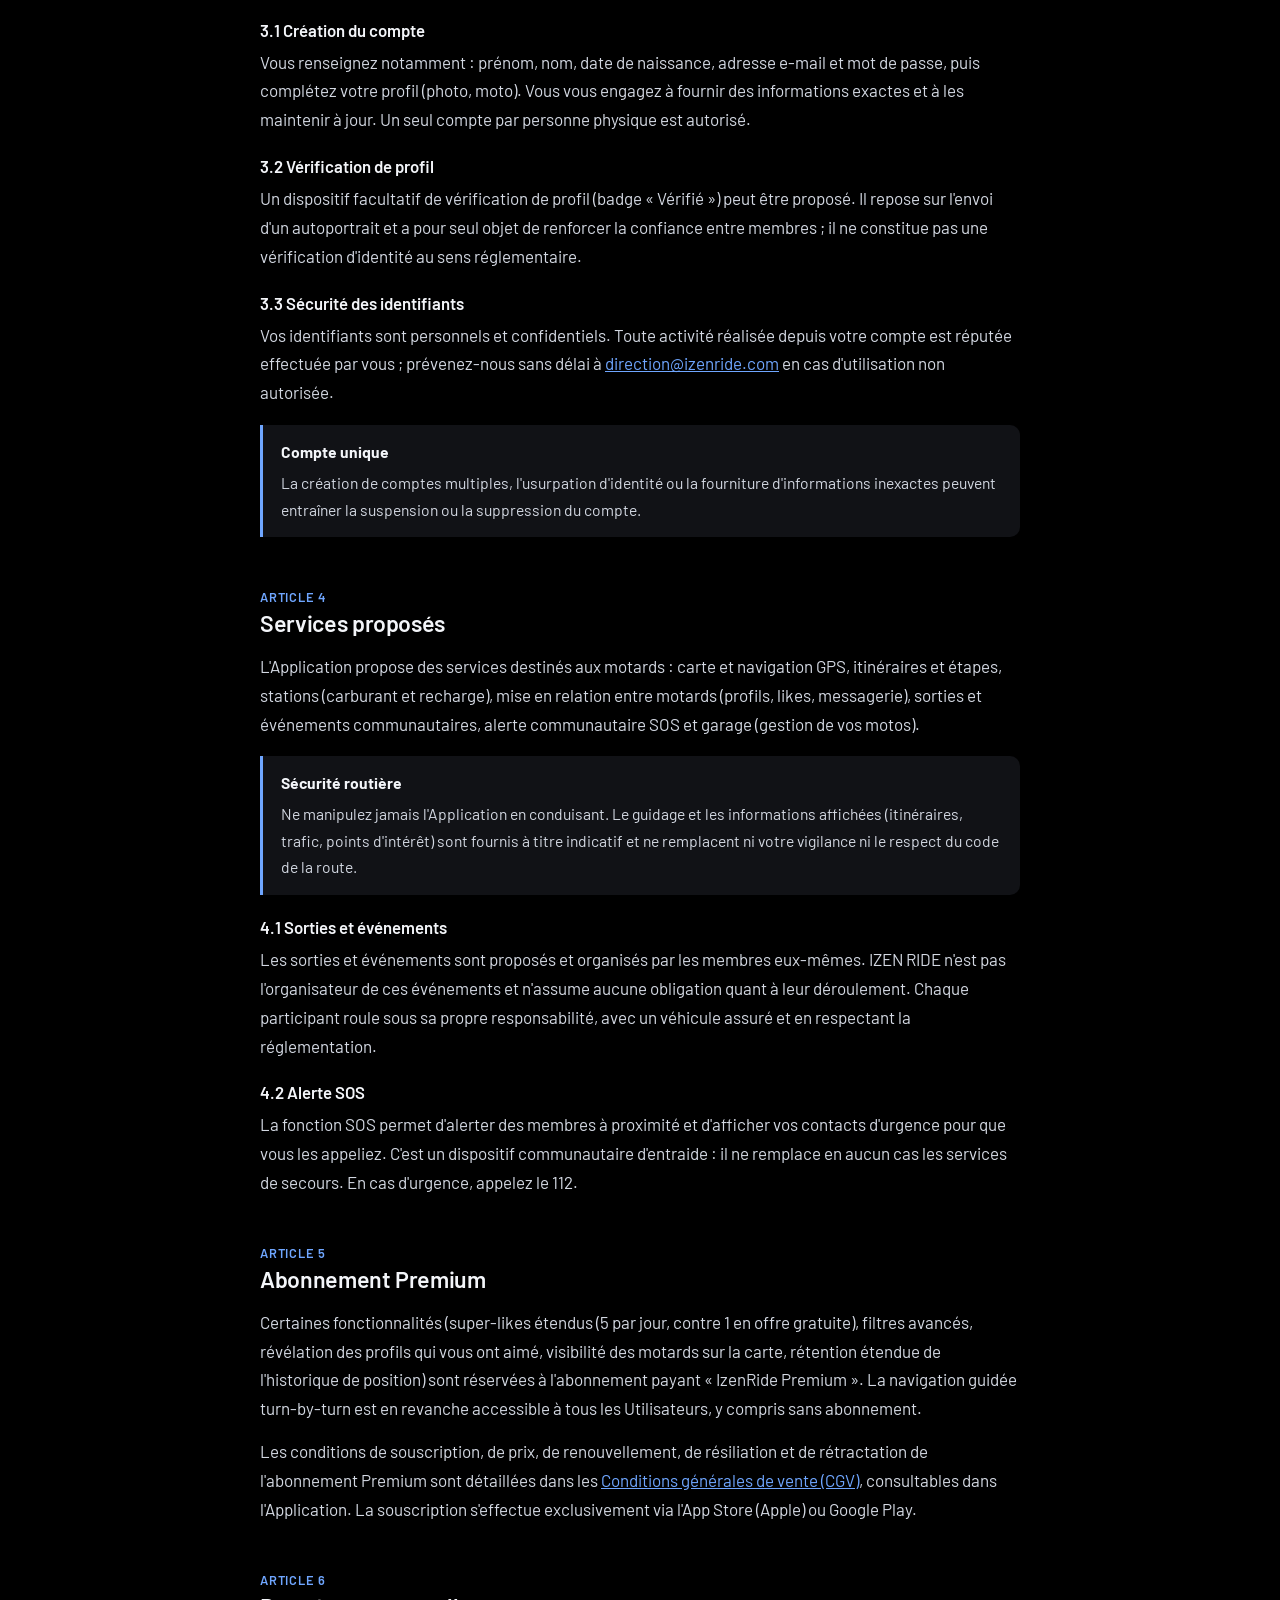
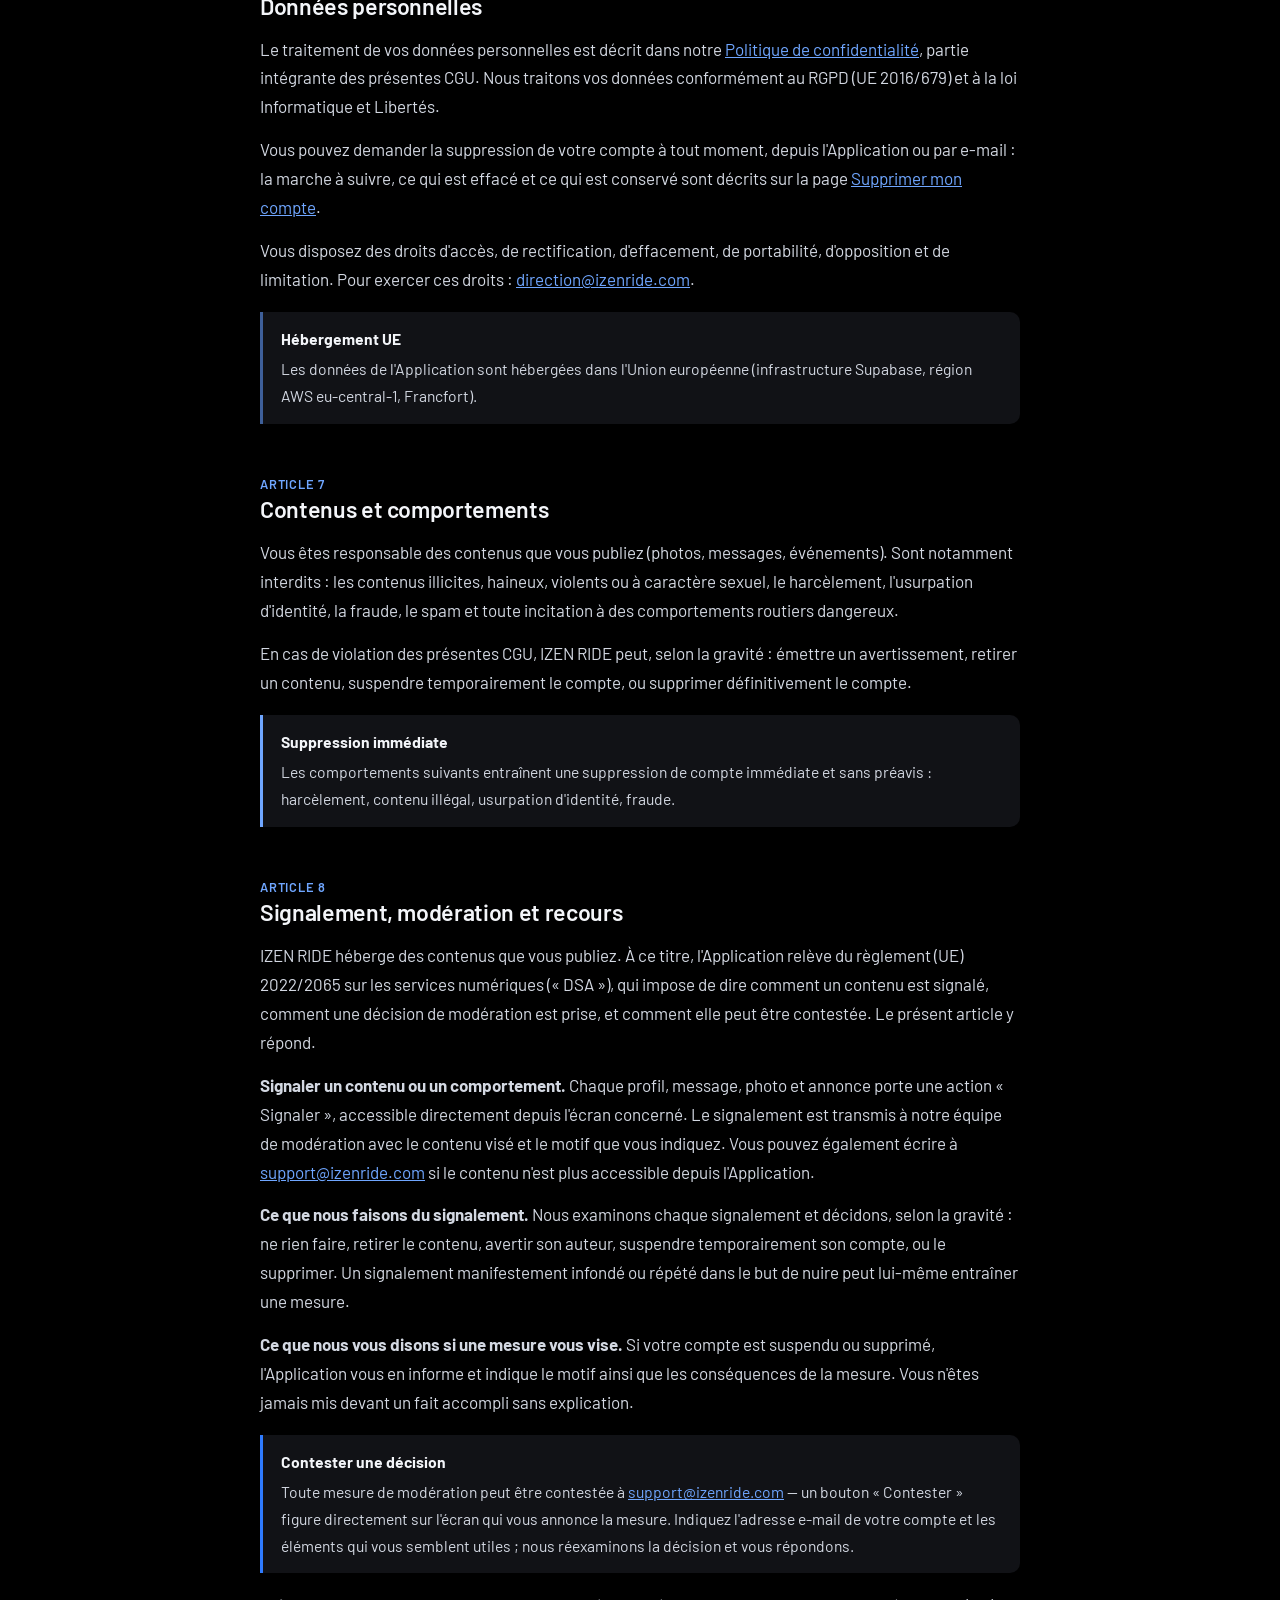
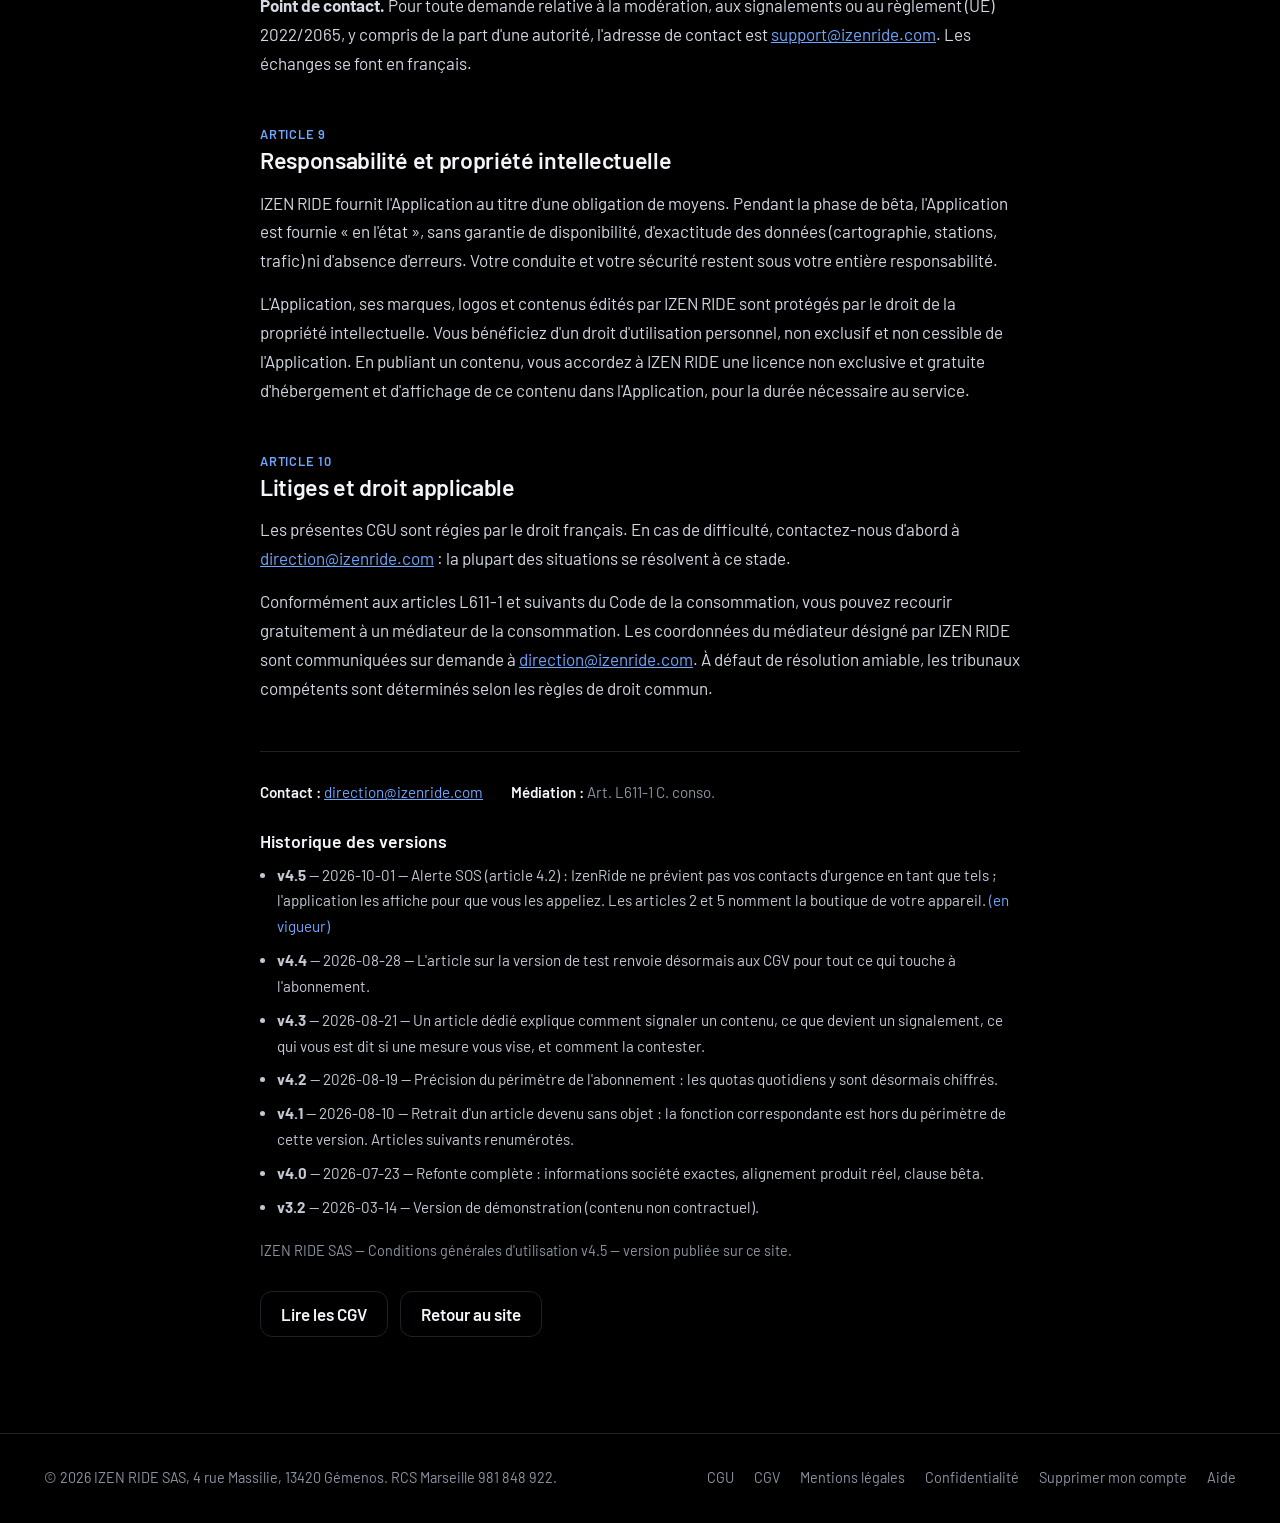
<file: cgu.html>
<!doctype html>
<html lang="fr">
<head>
<meta charset="utf-8">
<meta name="viewport" content="width=device-width, initial-scale=1, viewport-fit=cover">
<title>Conditions générales d'utilisation — IzenRide</title>
<meta name="description" content="Conditions générales d'utilisation de l'application IzenRide (v4.5, en vigueur au 1er octobre 2026).">
<meta name="theme-color" content="#000000">
<link rel="canonical" href="https://izenride.fr/cgu.html">
<meta property="og:type" content="website">
<meta property="og:site_name" content="IzenRide">
<meta property="og:locale" content="fr_FR">
<meta property="og:title" content="Conditions générales d'utilisation — IzenRide">
<meta property="og:description" content="Conditions générales d'utilisation de l'application IzenRide (v4.5, en vigueur au 1er octobre 2026).">
<meta property="og:url" content="https://izenride.fr/cgu.html">
<meta property="og:image" content="https://izenride.fr/assets/img/og-izenride.jpg">
<meta name="twitter:card" content="summary_large_image">
<script type="application/ld+json">{"@context": "https://schema.org", "@type": "BreadcrumbList", "itemListElement": [{"@type": "ListItem", "position": 1, "name": "IzenRide", "item": "https://izenride.fr/"}, {"@type": "ListItem", "position": 2, "name": "Conditions générales d'utilisation", "item": "https://izenride.fr/cgu.html"}]}</script>
<link rel="icon" href="/favicon.ico" sizes="any">
<link rel="icon" type="image/png" sizes="32x32" href="assets/img/favicon-32.png">
<link rel="apple-touch-icon" href="assets/img/apple-touch-icon.png">
<link rel="stylesheet" href="assets/css/fonts.css?v=20261020">
<link rel="stylesheet" href="assets/css/legal.css?v=20261020">
<script defer src="https://izeninfo.fr/stats/t.js" data-site="izenride"></script>
</head>
<body>
<header class="top">
  <div class="wrap">
    <a class="brand" href="index.html" aria-label="IzenRide, accueil"><img src="assets/img/logo.png" alt="" width="32" height="32"><span>Izen<b>Ride</b></span></a>
    <nav aria-label="Documents légaux">
      <a href="cgu.html" aria-current="page">CGU</a>
      <a href="cgv.html">CGV</a>
      <a href="mentions-legales.html">Mentions légales</a>
      <a href="confidentialite.html">Confidentialité</a>
    </nav>
  </div>
</header>
<main class="doc-page">
<article class="doc">

  <header class="doc__head">
    <span class="doc__pill">En vigueur</span>
    <h1 class="doc__title">Conditions générales d'utilisation</h1>
    <p class="doc__sub">Document légal</p>
    <div class="doc__meta">
      <span><b>Version</b><i>v4.5</i></span>
      <span><b>Dernière mise à jour</b><i>1er octobre 2026</i></span>
      <span><b>Droit applicable</b><i>FR/UE</i></span>
      <span><b>Lecture</b><i>~12 min</i></span>
    </div>
  </header>

  <nav class="toc" aria-label="Sommaire">
    <h2>Sommaire</h2>
    <ol>
      <li><a href="#preambule">Préambule</a></li>
      <li><a href="#beta">Phase bêta</a></li>
      <li><a href="#inscription">Inscription</a></li>
      <li><a href="#services">Services</a></li>
      <li><a href="#premium">Premium</a></li>
      <li><a href="#donnees">Données</a></li>
      <li><a href="#comportements">Comportements</a></li>
      <li><a href="#signalement-moderation">Signalement</a></li>
      <li><a href="#responsabilite">Responsabilité</a></li>
      <li><a href="#litiges">Litiges</a></li>
    </ol>
  </nav>

  <article id="preambule">
    <h3><span class="art-num">Article 1</span>Préambule</h3>
    <p>Les présentes Conditions générales d'utilisation (« CGU ») régissent l'accès et l'utilisation de l'application mobile IzenRide (l'« Application »), éditée par IZEN RIDE, société par actions simplifiée au capital de 1 000 €, immatriculée au RCS de Marseille sous le numéro 981 848 922, dont le siège social est situé 4 rue Massilie, 13420 Gémenos, France (« IZEN RIDE » ou « nous »).</p>
    <p>En créant un compte, vous reconnaissez avoir lu, compris et accepté les présentes CGU dans leur intégralité. Si vous n'acceptez pas ces conditions, vous ne pouvez pas utiliser l'Application.</p>
    <div class="callout callout--info">
      <b>Bon à savoir</b>
      Ces CGU peuvent évoluer. Vous serez informé dans l'Application avant l'entrée en vigueur de toute modification substantielle, et la version en vigueur reste consultable à tout moment depuis les réglages.
    </div>
  </article>

  <article id="beta">
    <h3><span class="art-num">Article 2</span>Phase de bêta</h3>
    <p>L'Application est actuellement proposée en version bêta. Les fonctionnalités sont susceptibles d'évoluer, d'être modifiées ou retirées sans préavis, et la disponibilité du service n'est pas garantie.</p>
    <div class="callout callout--warn">
      <b>Version de test</b>
      <!-- 🔴 LA SECONDE PHRASE DISAIT QUE LE PREMIUM ÉTAIT OFFERT PENDANT LA
           BÊTA. Retirée le 2026-08-29, même motif que dans `cgv.html` : Apple,
           guideline 3.1.1. Texte v4.5 de cgu.ts : l'app y écrit le nom de la
           boutique de l'appareil ; une page web ne le connaît pas, d'où les
           deux noms (même rendu que le miroir /legal/cgu). -->
      Pendant la phase de bêta, certaines données peuvent être réinitialisées et certains parcours (vérification de profil) fonctionnent en mode simplifié. L'abonnement Premium se souscrit via l'App Store ou Google Play (voir les <a href="cgv.html">CGV</a>).
    </div>
  </article>

  <article id="inscription">
    <h3><span class="art-num">Article 3</span>Inscription et compte</h3>
    <p>L'inscription est gratuite et réservée aux personnes physiques âgées de 18 ans ou plus. L'Application s'adresse aux conducteurs de deux-roues motorisés ; vous êtes seul responsable de détenir un permis en cours de validité pour votre véhicule et de respecter la réglementation routière applicable. IZEN RIDE ne vérifie pas les permis de conduire.</p>
    <h4>3.1 Création du compte</h4>
    <p>Vous renseignez notamment : prénom, nom, date de naissance, adresse e-mail et mot de passe, puis complétez votre profil (photo, moto). Vous vous engagez à fournir des informations exactes et à les maintenir à jour. Un seul compte par personne physique est autorisé.</p>
    <h4>3.2 Vérification de profil</h4>
    <p>Un dispositif facultatif de vérification de profil (badge « Vérifié ») peut être proposé. Il repose sur l'envoi d'un autoportrait et a pour seul objet de renforcer la confiance entre membres ; il ne constitue pas une vérification d'identité au sens réglementaire.</p>
    <h4>3.3 Sécurité des identifiants</h4>
    <p>Vos identifiants sont personnels et confidentiels. Toute activité réalisée depuis votre compte est réputée effectuée par vous ; prévenez-nous sans délai à <a href="mailto:direction@izenride.com">direction@izenride.com</a> en cas d'utilisation non autorisée.</p>
    <div class="callout callout--warn">
      <b>Compte unique</b>
      La création de comptes multiples, l'usurpation d'identité ou la fourniture d'informations inexactes peuvent entraîner la suspension ou la suppression du compte.
    </div>
  </article>

  <article id="services">
    <h3><span class="art-num">Article 4</span>Services proposés</h3>
    <p>L'Application propose des services destinés aux motards : carte et navigation GPS, itinéraires et étapes, stations (carburant et recharge), mise en relation entre motards (profils, likes, messagerie), sorties et événements communautaires, alerte communautaire SOS et garage (gestion de vos motos).</p>
    <div class="callout callout--critical">
      <b>Sécurité routière</b>
      Ne manipulez jamais l'Application en conduisant. Le guidage et les informations affichées (itinéraires, trafic, points d'intérêt) sont fournis à titre indicatif et ne remplacent ni votre vigilance ni le respect du code de la route.
    </div>
    <h4>4.1 Sorties et événements</h4>
    <p>Les sorties et événements sont proposés et organisés par les membres eux-mêmes. IZEN RIDE n'est pas l'organisateur de ces événements et n'assume aucune obligation quant à leur déroulement. Chaque participant roule sous sa propre responsabilité, avec un véhicule assuré et en respectant la réglementation.</p>
    <h4>4.2 Alerte SOS</h4>
    <p>La fonction SOS permet d'alerter des membres à proximité et d'afficher vos contacts d'urgence pour que vous les appeliez. C'est un dispositif communautaire d'entraide : il ne remplace en aucun cas les services de secours. En cas d'urgence, appelez le 112.</p>
  </article>

  <article id="premium">
    <h3><span class="art-num">Article 5</span>Abonnement Premium</h3>
    <p>Certaines fonctionnalités (super-likes étendus (5 par jour, contre 1 en offre gratuite), filtres avancés, révélation des profils qui vous ont aimé, visibilité des motards sur la carte, rétention étendue de l'historique de position) sont réservées à l'abonnement payant « IzenRide Premium ». La navigation guidée turn-by-turn est en revanche accessible à tous les Utilisateurs, y compris sans abonnement.</p>
    <p>Les conditions de souscription, de prix, de renouvellement, de résiliation et de rétractation de l'abonnement Premium sont détaillées dans les <a href="cgv.html">Conditions générales de vente (CGV)</a>, consultables dans l'Application. La souscription s'effectue exclusivement via l'App Store (Apple) ou Google Play.</p>
  </article>

  

  <article id="donnees">
    <h3><span class="art-num">Article 6</span>Données personnelles</h3>
    <p>Le traitement de vos données personnelles est décrit dans notre <a href="confidentialite.html">Politique de confidentialité</a>, partie intégrante des présentes CGU. Nous traitons vos données conformément au RGPD (UE 2016/679) et à la loi Informatique et Libertés.</p>
    <!-- 2026-10-16 — CORRECTION PROPRE AU SITE, SANS CHANGEMENT DE VERSION DES CGU (v4.5 inchangée).
         Ce paragraphe n'existe pas dans le texte versionné des CGU (apps/mobile/lib/legal/content/cgu.ts, article 6) :
         il est propre à la vitrine. Il disait « la suppression de votre compte et des données associées », trop large
         (commandes Marketplace payées conservées sans lien avec le compte, adresse de livraison jusqu'à 180 jours,
         sauvegardes, annonces ayant fait l'objet d'une commande). Le détail reste sur suppression-compte.html. -->
    <p>Vous pouvez demander la suppression de votre compte à tout moment, depuis l'Application ou par e-mail : la marche à suivre, ce qui est effacé et ce qui est conservé sont décrits sur la page <a href="suppression-compte.html">Supprimer mon compte</a>.</p>
    <p>Vous disposez des droits d'accès, de rectification, d'effacement, de portabilité, d'opposition et de limitation. Pour exercer ces droits : <a href="mailto:direction@izenride.com">direction@izenride.com</a>.</p>
    <div class="callout callout--ok">
      <b>Hébergement UE</b>
      Les données de l'Application sont hébergées dans l'Union européenne (infrastructure Supabase, région AWS eu-central-1, Francfort).
    </div>
  </article>

  <article id="comportements">
    <h3><span class="art-num">Article 7</span>Contenus et comportements</h3>
    <p>Vous êtes responsable des contenus que vous publiez (photos, messages, événements). Sont notamment interdits : les contenus illicites, haineux, violents ou à caractère sexuel, le harcèlement, l'usurpation d'identité, la fraude, le spam et toute incitation à des comportements routiers dangereux.</p>
    <p>En cas de violation des présentes CGU, IZEN RIDE peut, selon la gravité : émettre un avertissement, retirer un contenu, suspendre temporairement le compte, ou supprimer définitivement le compte.</p>
    <div class="callout callout--critical">
      <b>Suppression immédiate</b>
      Les comportements suivants entraînent une suppression de compte immédiate et sans préavis : harcèlement, contenu illégal, usurpation d'identité, fraude.
    </div>
  </article>

  <article id="signalement-moderation">
    <h3><span class="art-num">Article 8</span>Signalement, modération et recours</h3>
    <p>IZEN RIDE héberge des contenus que vous publiez. À ce titre, l'Application relève du règlement (UE) 2022/2065 sur les services numériques (« DSA »), qui impose de dire comment un contenu est signalé, comment une décision de modération est prise, et comment elle peut être contestée. Le présent article y répond.</p>
    <p><b>Signaler un contenu ou un comportement.</b> Chaque profil, message, photo et annonce porte une action « Signaler », accessible directement depuis l'écran concerné. Le signalement est transmis à notre équipe de modération avec le contenu visé et le motif que vous indiquez. Vous pouvez également écrire à <a href="mailto:support@izenride.com">support@izenride.com</a> si le contenu n'est plus accessible depuis l'Application.</p>
    <p><b>Ce que nous faisons du signalement.</b> Nous examinons chaque signalement et décidons, selon la gravité : ne rien faire, retirer le contenu, avertir son auteur, suspendre temporairement son compte, ou le supprimer. Un signalement manifestement infondé ou répété dans le but de nuire peut lui-même entraîner une mesure.</p>
    <p><b>Ce que nous vous disons si une mesure vous vise.</b> Si votre compte est suspendu ou supprimé, l'Application vous en informe et indique le motif ainsi que les conséquences de la mesure. Vous n'êtes jamais mis devant un fait accompli sans explication.</p>
    <div class="callout callout--info">
      <b>Contester une décision</b>
      Toute mesure de modération peut être contestée à <a href="mailto:support@izenride.com">support@izenride.com</a> — un bouton « Contester » figure directement sur l'écran qui vous annonce la mesure. Indiquez l'adresse e-mail de votre compte et les éléments qui vous semblent utiles ; nous réexaminons la décision et vous répondons.
    </div>
    <p><b>Point de contact.</b> Pour toute demande relative à la modération, aux signalements ou au règlement (UE) 2022/2065, y compris de la part d'une autorité, l'adresse de contact est <a href="mailto:support@izenride.com">support@izenride.com</a>. Les échanges se font en français.</p>
  </article>

  <article id="responsabilite">
    <h3><span class="art-num">Article 9</span>Responsabilité et propriété intellectuelle</h3>
    <p>IZEN RIDE fournit l'Application au titre d'une obligation de moyens. Pendant la phase de bêta, l'Application est fournie « en l'état », sans garantie de disponibilité, d'exactitude des données (cartographie, stations, trafic) ni d'absence d'erreurs. Votre conduite et votre sécurité restent sous votre entière responsabilité.</p>
    <p>L'Application, ses marques, logos et contenus édités par IZEN RIDE sont protégés par le droit de la propriété intellectuelle. Vous bénéficiez d'un droit d'utilisation personnel, non exclusif et non cessible de l'Application. En publiant un contenu, vous accordez à IZEN RIDE une licence non exclusive et gratuite d'hébergement et d'affichage de ce contenu dans l'Application, pour la durée nécessaire au service.</p>
  </article>

  <article id="litiges">
    <h3><span class="art-num">Article 10</span>Litiges et droit applicable</h3>
    <p>Les présentes CGU sont régies par le droit français. En cas de difficulté, contactez-nous d'abord à <a href="mailto:direction@izenride.com">direction@izenride.com</a> : la plupart des situations se résolvent à ce stade.</p>
    <p>Conformément aux articles L611-1 et suivants du Code de la consommation, vous pouvez recourir gratuitement à un médiateur de la consommation. Les coordonnées du médiateur désigné par IZEN RIDE sont communiquées sur demande à <a href="mailto:direction@izenride.com">direction@izenride.com</a>. À défaut de résolution amiable, les tribunaux compétents sont déterminés selon les règles de droit commun.</p>
  </article>

  <footer class="doc__foot">
    <div class="doc__foot-meta">
      <span><b>Contact :</b> <a href="mailto:direction@izenride.com">direction@izenride.com</a></span>
      <span><b>Médiation :</b> Art. L611-1 C. conso.</span>
    </div>
    <h2>Historique des versions</h2>
    <ul>
      <li><b>v4.5</b> — 2026-10-01 — Alerte SOS (article 4.2) : IzenRide ne prévient pas vos contacts d'urgence en tant que tels ; l'application les affiche pour que vous les appeliez. Les articles 2 et 5 nomment la boutique de votre appareil. <em>(en vigueur)</em></li>
      <li><b>v4.4</b> — 2026-08-28 — L'article sur la version de test renvoie désormais aux CGV pour tout ce qui touche à l'abonnement.</li>
      <li><b>v4.3</b> — 2026-08-21 — Un article dédié explique comment signaler un contenu, ce que devient un signalement, ce qui vous est dit si une mesure vous vise, et comment la contester.</li>
      <li><b>v4.2</b> — 2026-08-19 — Précision du périmètre de l'abonnement : les quotas quotidiens y sont désormais chiffrés.</li>
      <li><b>v4.1</b> — 2026-08-10 — Retrait d'un article devenu sans objet : la fonction correspondante est hors du périmètre de cette version. Articles suivants renumérotés.</li>
      <li><b>v4.0</b> — 2026-07-23 — Refonte complète : informations société exactes, alignement produit réel, clause bêta.</li>
      <li><b>v3.2</b> — 2026-03-14 — Version de démonstration (contenu non contractuel).</li>
    </ul>
    <p>IZEN RIDE SAS — Conditions générales d'utilisation v4.5 — version publiée sur ce site.</p>
  </footer>

  <div class="doc__cross">
    <a href="cgv.html" class="btn btn--ghost btn--sm">Lire les CGV</a>
    <a href="index.html" class="btn btn--ghost btn--sm">Retour au site</a>
  </div>

</article>
</main>
<footer class="site-foot">
  <div class="wrap">
    <span>© 2026 IZEN RIDE SAS, 4 rue Massilie, 13420 Gémenos. RCS Marseille 981 848 922.</span>
    <nav aria-label="Informations légales">
      <a href="cgu.html">CGU</a><a href="cgv.html">CGV</a><a href="mentions-legales.html">Mentions légales</a><a href="confidentialite.html">Confidentialité</a><a href="suppression-compte.html">Supprimer mon compte</a><a href="support.html">Aide</a>
    </nav>
  </div>
</footer>
</body>
</html>
</file>
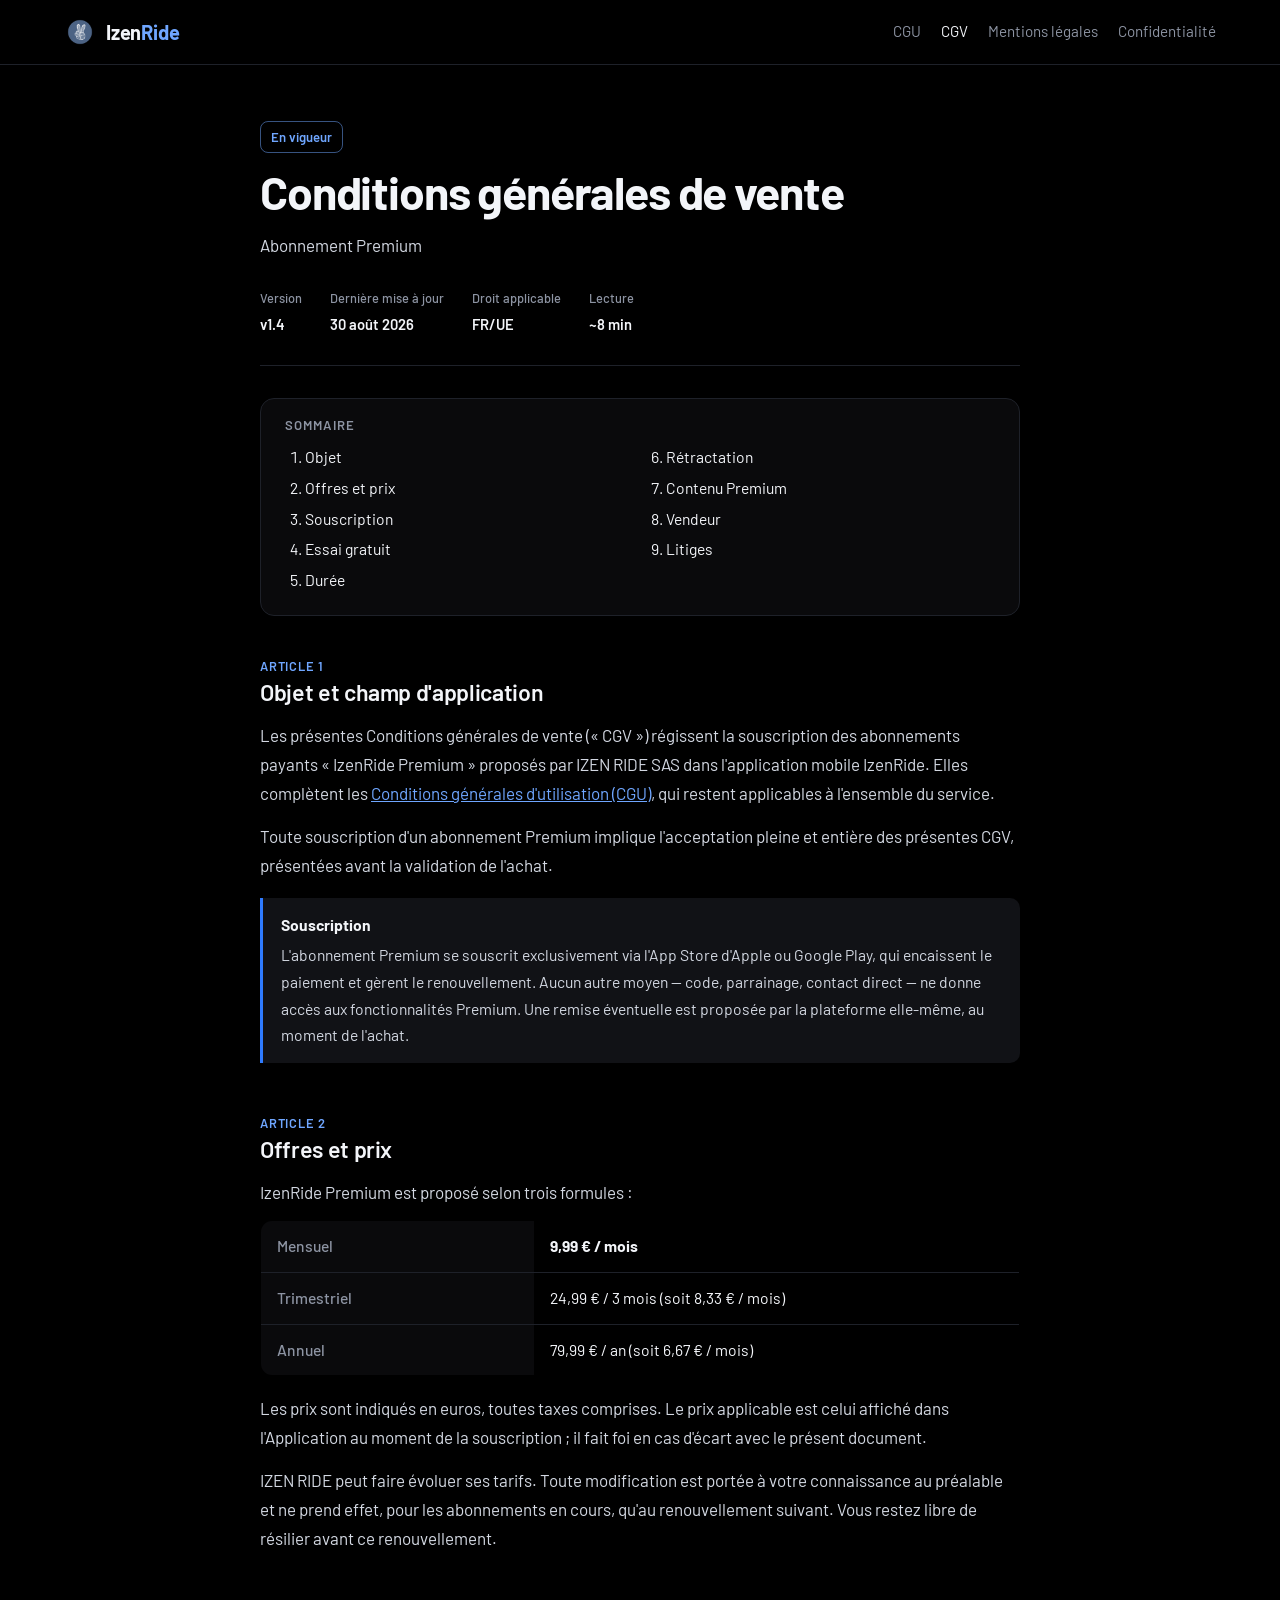
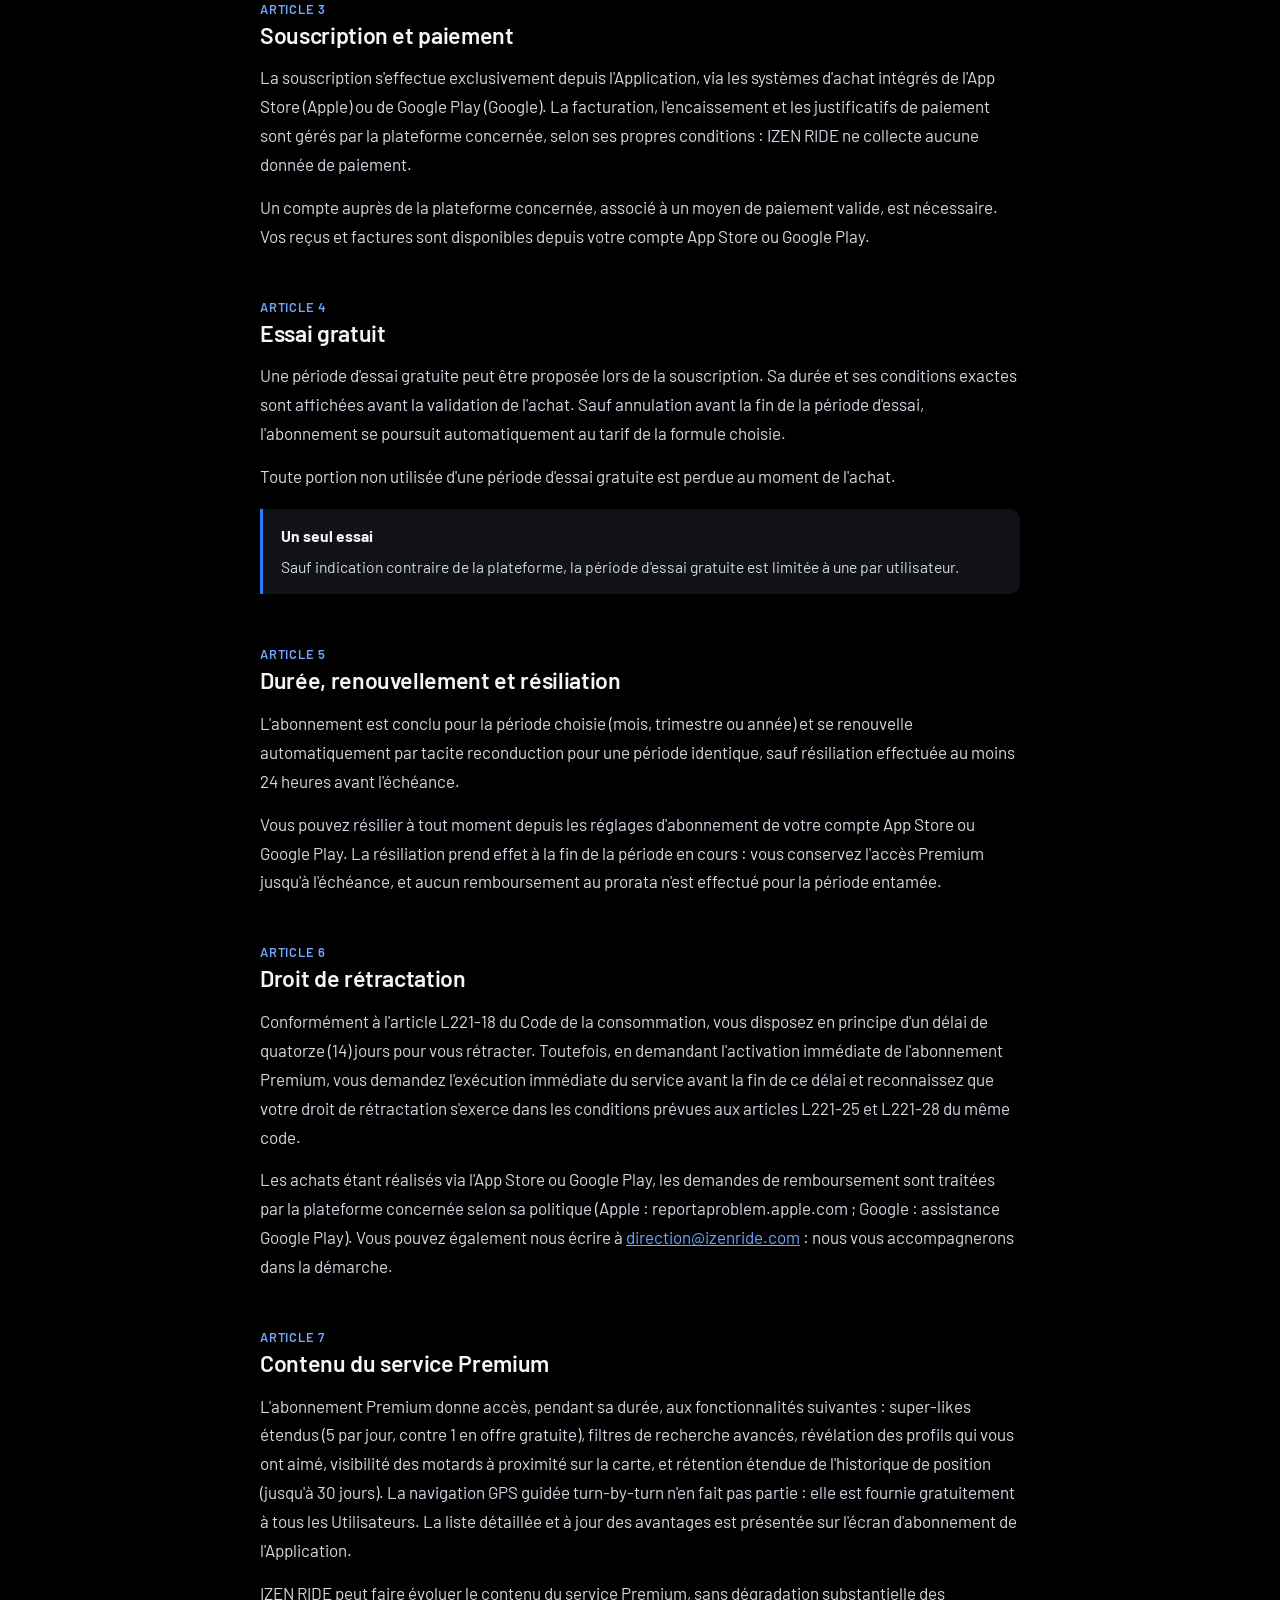
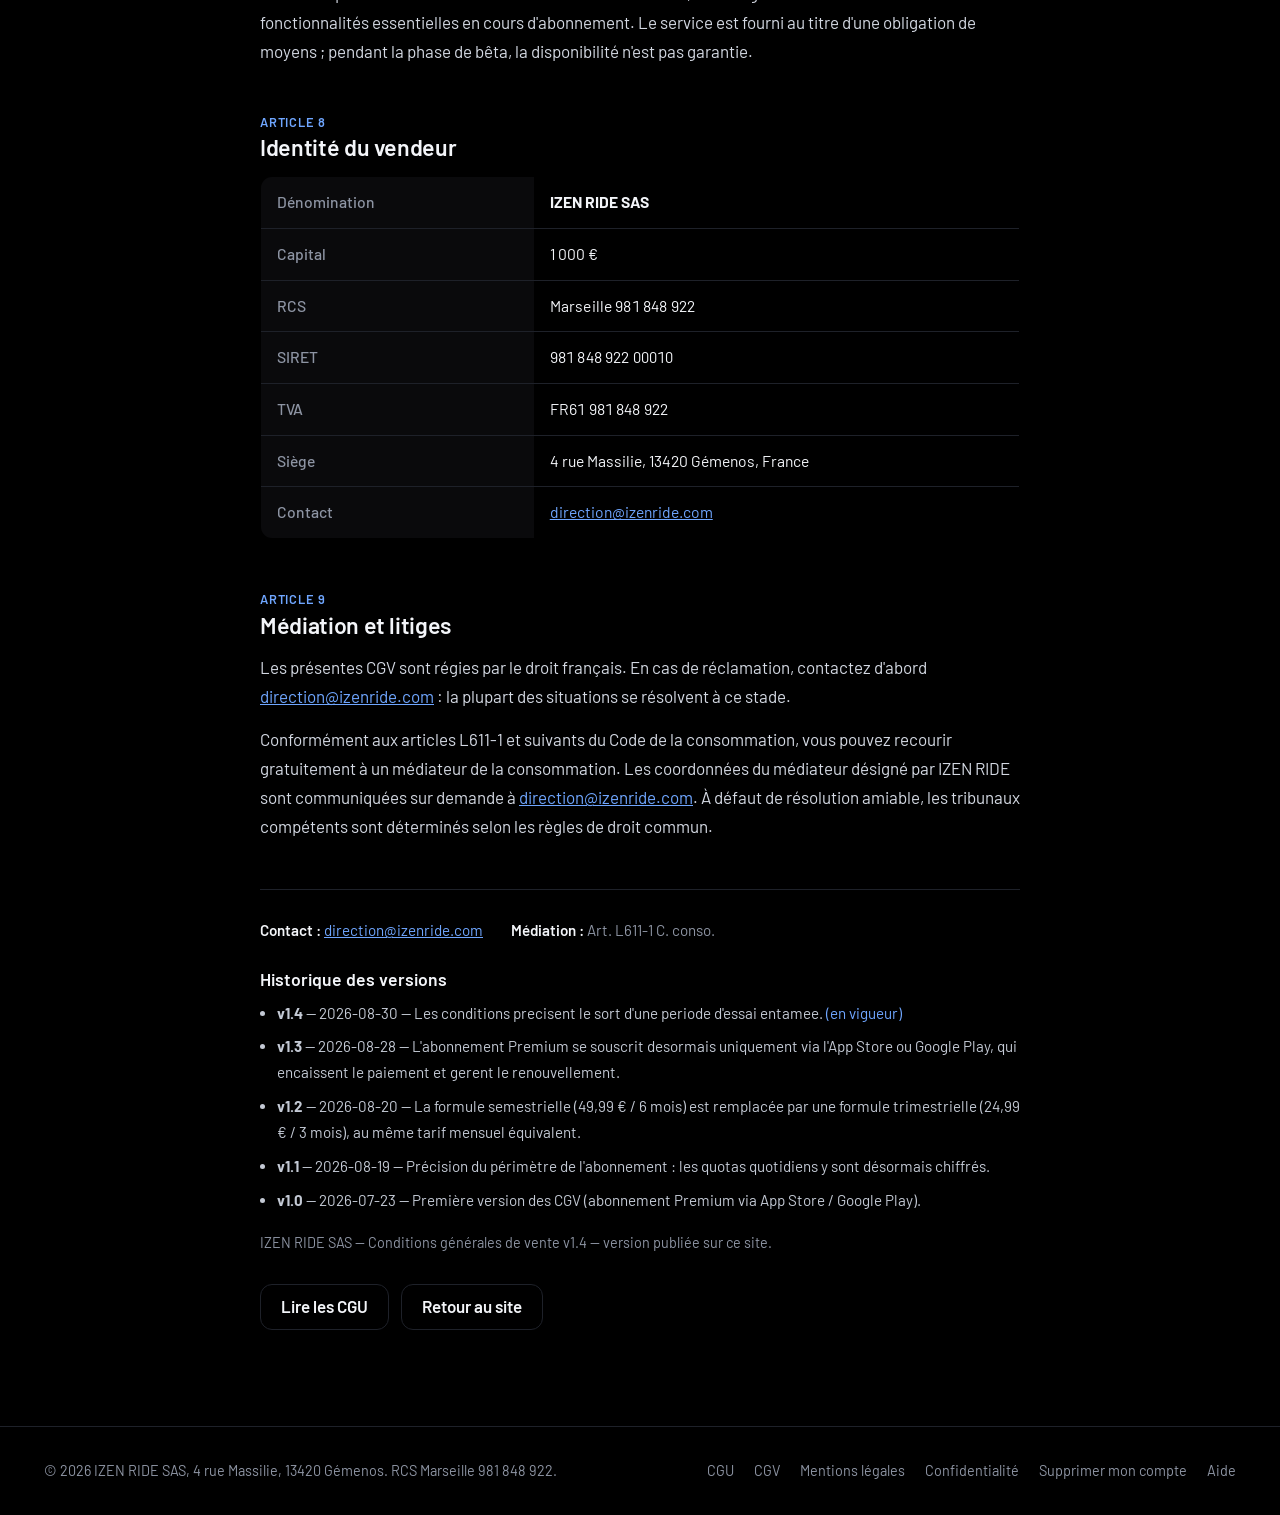
<file: cgv.html>
<!doctype html>
<html lang="fr">
<head>
<meta charset="utf-8">
<meta name="viewport" content="width=device-width, initial-scale=1, viewport-fit=cover">
<title>Conditions générales de vente — IzenRide</title>
<meta name="description" content="Conditions générales de vente de l'abonnement IzenRide Premium.">
<meta name="theme-color" content="#000000">
<link rel="canonical" href="https://izenride.fr/cgv.html">
<meta property="og:type" content="website">
<meta property="og:site_name" content="IzenRide">
<meta property="og:locale" content="fr_FR">
<meta property="og:title" content="Conditions générales de vente — IzenRide">
<meta property="og:description" content="Conditions générales de vente de l'abonnement IzenRide Premium.">
<meta property="og:url" content="https://izenride.fr/cgv.html">
<meta property="og:image" content="https://izenride.fr/assets/img/og-izenride.jpg">
<meta name="twitter:card" content="summary_large_image">
<script type="application/ld+json">{"@context": "https://schema.org", "@type": "BreadcrumbList", "itemListElement": [{"@type": "ListItem", "position": 1, "name": "IzenRide", "item": "https://izenride.fr/"}, {"@type": "ListItem", "position": 2, "name": "Conditions générales de vente", "item": "https://izenride.fr/cgv.html"}]}</script>
<link rel="icon" href="/favicon.ico" sizes="any">
<link rel="icon" type="image/png" sizes="32x32" href="assets/img/favicon-32.png">
<link rel="apple-touch-icon" href="assets/img/apple-touch-icon.png">
<link rel="stylesheet" href="assets/css/fonts.css?v=20261020">
<link rel="stylesheet" href="assets/css/legal.css?v=20261020">
<script defer src="https://izeninfo.fr/stats/t.js" data-site="izenride"></script>
</head>
<body>
<header class="top">
  <div class="wrap">
    <a class="brand" href="index.html" aria-label="IzenRide, accueil"><img src="assets/img/logo.png" alt="" width="32" height="32"><span>Izen<b>Ride</b></span></a>
    <nav aria-label="Documents légaux">
      <a href="cgu.html">CGU</a>
      <a href="cgv.html" aria-current="page">CGV</a>
      <a href="mentions-legales.html">Mentions légales</a>
      <a href="confidentialite.html">Confidentialité</a>
    </nav>
  </div>
</header>
<main class="doc-page">
<article class="doc">

  <header class="doc__head">
    <span class="doc__pill">En vigueur</span>
    <h1 class="doc__title">Conditions générales de vente</h1>
    <p class="doc__sub">Abonnement Premium</p>
    <div class="doc__meta">
      <span><b>Version</b><i>v1.4</i></span>
      <span><b>Dernière mise à jour</b><i>30 août 2026</i></span>
      <span><b>Droit applicable</b><i>FR/UE</i></span>
      <span><b>Lecture</b><i>~8 min</i></span>
    </div>
  </header>

  <nav class="toc" aria-label="Sommaire">
    <h2>Sommaire</h2>
    <ol>
      <li><a href="#objet">Objet</a></li>
      <li><a href="#offres">Offres et prix</a></li>
      <li><a href="#souscription">Souscription</a></li>
      <li><a href="#essai">Essai gratuit</a></li>
      <li><a href="#duree">Durée</a></li>
      <li><a href="#retractation">Rétractation</a></li>
      <li><a href="#contenu">Contenu Premium</a></li>
      <li><a href="#vendeur">Vendeur</a></li>
      <li><a href="#litiges">Litiges</a></li>
    </ol>
  </nav>

  <article id="objet">
    <h3><span class="art-num">Article 1</span>Objet et champ d'application</h3>
    <p>Les présentes Conditions générales de vente (« CGV ») régissent la souscription des abonnements payants « IzenRide Premium » proposés par IZEN RIDE SAS dans l'application mobile IzenRide. Elles complètent les <a href="cgu.html">Conditions générales d'utilisation (CGU)</a>, qui restent applicables à l'ensemble du service.</p>
    <p>Toute souscription d'un abonnement Premium implique l'acceptation pleine et entière des présentes CGV, présentées avant la validation de l'achat.</p>
    <div class="callout">
      <b>Souscription</b>
      L'abonnement Premium se souscrit exclusivement via l'App Store d'Apple ou Google Play, qui encaissent le paiement et gèrent le renouvellement. Aucun autre moyen — code, parrainage, contact direct — ne donne accès aux fonctionnalités Premium. Une remise éventuelle est proposée par la plateforme elle-même, au moment de l'achat.
    </div>
  </article>

  <article id="offres">
    <h3><span class="art-num">Article 2</span>Offres et prix</h3>
    <p>IzenRide Premium est proposé selon trois formules :</p>
    <table class="info-card">
      <tbody>
        <tr><th>Mensuel</th><td><strong>9,99 € / mois</strong></td></tr>
        <tr><th>Trimestriel</th><td>24,99 € / 3 mois (soit 8,33 € / mois)</td></tr>
        <tr><th>Annuel</th><td>79,99 € / an (soit 6,67 € / mois)</td></tr>
      </tbody>
    </table>
    <p>Les prix sont indiqués en euros, toutes taxes comprises. Le prix applicable est celui affiché dans l'Application au moment de la souscription ; il fait foi en cas d'écart avec le présent document.</p>
    <p>IZEN RIDE peut faire évoluer ses tarifs. Toute modification est portée à votre connaissance au préalable et ne prend effet, pour les abonnements en cours, qu'au renouvellement suivant. Vous restez libre de résilier avant ce renouvellement.</p>
  </article>

  <article id="souscription">
    <h3><span class="art-num">Article 3</span>Souscription et paiement</h3>
    <p>La souscription s'effectue exclusivement depuis l'Application, via les systèmes d'achat intégrés de l'App Store (Apple) ou de Google Play (Google). La facturation, l'encaissement et les justificatifs de paiement sont gérés par la plateforme concernée, selon ses propres conditions : IZEN RIDE ne collecte aucune donnée de paiement.</p>
    <p>Un compte auprès de la plateforme concernée, associé à un moyen de paiement valide, est nécessaire. Vos reçus et factures sont disponibles depuis votre compte App Store ou Google Play.</p>
  </article>

  <article id="essai">
    <h3><span class="art-num">Article 4</span>Essai gratuit</h3>
    <p>Une période d'essai gratuite peut être proposée lors de la souscription. Sa durée et ses conditions exactes sont affichées avant la validation de l'achat. Sauf annulation avant la fin de la période d'essai, l'abonnement se poursuit automatiquement au tarif de la formule choisie.</p>
    <p>Toute portion non utilisée d'une période d'essai gratuite est perdue au moment de l'achat.</p>
    <div class="callout callout--info">
      <b>Un seul essai</b>
      Sauf indication contraire de la plateforme, la période d'essai gratuite est limitée à une par utilisateur.
    </div>
  </article>

  <article id="duree">
    <h3><span class="art-num">Article 5</span>Durée, renouvellement et résiliation</h3>
    <p>L'abonnement est conclu pour la période choisie (mois, trimestre ou année) et se renouvelle automatiquement par tacite reconduction pour une période identique, sauf résiliation effectuée au moins 24 heures avant l'échéance.</p>
    <p>Vous pouvez résilier à tout moment depuis les réglages d'abonnement de votre compte App Store ou Google Play. La résiliation prend effet à la fin de la période en cours : vous conservez l'accès Premium jusqu'à l'échéance, et aucun remboursement au prorata n'est effectué pour la période entamée.</p>
  </article>

  <article id="retractation">
    <h3><span class="art-num">Article 6</span>Droit de rétractation</h3>
    <p>Conformément à l'article L221-18 du Code de la consommation, vous disposez en principe d'un délai de quatorze (14) jours pour vous rétracter. Toutefois, en demandant l'activation immédiate de l'abonnement Premium, vous demandez l'exécution immédiate du service avant la fin de ce délai et reconnaissez que votre droit de rétractation s'exerce dans les conditions prévues aux articles L221-25 et L221-28 du même code.</p>
    <p>Les achats étant réalisés via l'App Store ou Google Play, les demandes de remboursement sont traitées par la plateforme concernée selon sa politique (Apple : reportaproblem.apple.com ; Google : assistance Google Play). Vous pouvez également nous écrire à <a href="mailto:direction@izenride.com">direction@izenride.com</a> : nous vous accompagnerons dans la démarche.</p>
  </article>

  <article id="contenu">
    <h3><span class="art-num">Article 7</span>Contenu du service Premium</h3>
    <p>L'abonnement Premium donne accès, pendant sa durée, aux fonctionnalités suivantes : super-likes étendus (5 par jour, contre 1 en offre gratuite), filtres de recherche avancés, révélation des profils qui vous ont aimé, visibilité des motards à proximité sur la carte, et rétention étendue de l'historique de position (jusqu'à 30 jours). La navigation GPS guidée turn-by-turn n'en fait pas partie : elle est fournie gratuitement à tous les Utilisateurs. La liste détaillée et à jour des avantages est présentée sur l'écran d'abonnement de l'Application.</p>
    <p>IZEN RIDE peut faire évoluer le contenu du service Premium, sans dégradation substantielle des fonctionnalités essentielles en cours d'abonnement. Le service est fourni au titre d'une obligation de moyens ; pendant la phase de bêta, la disponibilité n'est pas garantie.</p>
  </article>

  <article id="vendeur">
    <h3><span class="art-num">Article 8</span>Identité du vendeur</h3>
    <table class="info-card">
      <tbody>
        <tr><th>Dénomination</th><td><strong>IZEN RIDE SAS</strong></td></tr>
        <tr><th>Capital</th><td>1 000 €</td></tr>
        <tr><th>RCS</th><td><span class="mono">Marseille 981 848 922</span></td></tr>
        <tr><th>SIRET</th><td><span class="mono">981 848 922 00010</span></td></tr>
        <tr><th>TVA</th><td><span class="mono">FR61 981 848 922</span></td></tr>
        <tr><th>Siège</th><td>4 rue Massilie, 13420 Gémenos, France</td></tr>
        <tr><th>Contact</th><td><a href="mailto:direction@izenride.com">direction@izenride.com</a></td></tr>
      </tbody>
    </table>
  </article>

  <article id="litiges">
    <h3><span class="art-num">Article 9</span>Médiation et litiges</h3>
    <p>Les présentes CGV sont régies par le droit français. En cas de réclamation, contactez d'abord <a href="mailto:direction@izenride.com">direction@izenride.com</a> : la plupart des situations se résolvent à ce stade.</p>
    <p>Conformément aux articles L611-1 et suivants du Code de la consommation, vous pouvez recourir gratuitement à un médiateur de la consommation. Les coordonnées du médiateur désigné par IZEN RIDE sont communiquées sur demande à <a href="mailto:direction@izenride.com">direction@izenride.com</a>. À défaut de résolution amiable, les tribunaux compétents sont déterminés selon les règles de droit commun.</p>
  </article>

  <footer class="doc__foot">
    <div class="doc__foot-meta">
      <span><b>Contact :</b> <a href="mailto:direction@izenride.com">direction@izenride.com</a></span>
      <span><b>Médiation :</b> Art. L611-1 C. conso.</span>
    </div>
    <h2>Historique des versions</h2>
    <ul>
      <li><b>v1.4</b> — 2026-08-30 — Les conditions precisent le sort d'une periode d'essai entamee. <em>(en vigueur)</em></li>
      <li><b>v1.3</b> — 2026-08-28 — L'abonnement Premium se souscrit desormais uniquement via l'App Store ou Google Play, qui encaissent le paiement et gerent le renouvellement.</li>
      <li><b>v1.2</b> — 2026-08-20 — La formule semestrielle (49,99 € / 6 mois) est remplacée par une formule trimestrielle (24,99 € / 3 mois), au même tarif mensuel équivalent.</li>
      <li><b>v1.1</b> — 2026-08-19 — Précision du périmètre de l'abonnement : les quotas quotidiens y sont désormais chiffrés.</li>
      <li><b>v1.0</b> — 2026-07-23 — Première version des CGV (abonnement Premium via App Store / Google Play).</li>
    </ul>
    <p>IZEN RIDE SAS — Conditions générales de vente v1.4 — version publiée sur ce site.</p>
  </footer>

  <div class="doc__cross">
    <a href="cgu.html" class="btn">Lire les CGU</a>
    <a href="index.html" class="btn">Retour au site</a>
  </div>

</article>
</main>
<footer class="site-foot">
  <div class="wrap">
    <span>© 2026 IZEN RIDE SAS, 4 rue Massilie, 13420 Gémenos. RCS Marseille 981 848 922.</span>
    <nav aria-label="Informations légales">
      <a href="cgu.html">CGU</a><a href="cgv.html">CGV</a><a href="mentions-legales.html">Mentions légales</a><a href="confidentialite.html">Confidentialité</a><a href="suppression-compte.html">Supprimer mon compte</a><a href="support.html">Aide</a>
    </nav>
  </div>
</footer>
</body>
</html>
</file>
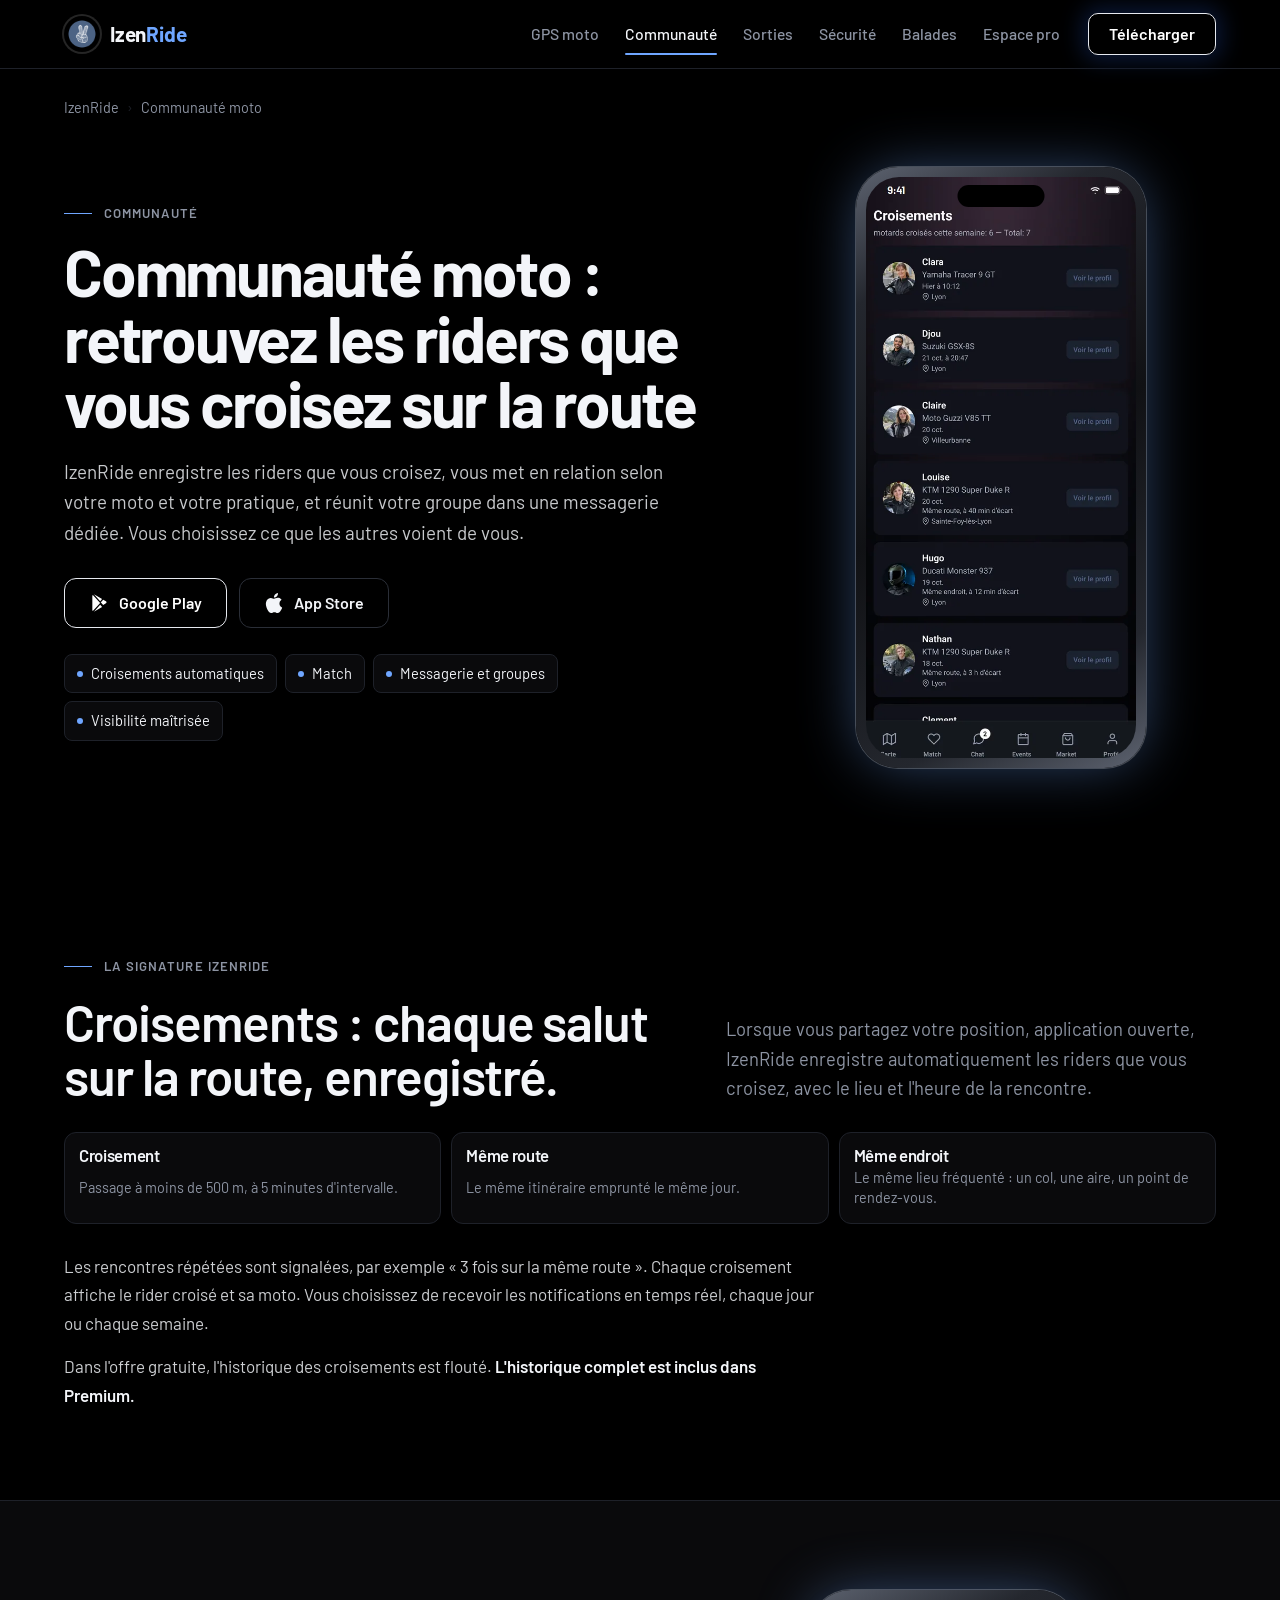
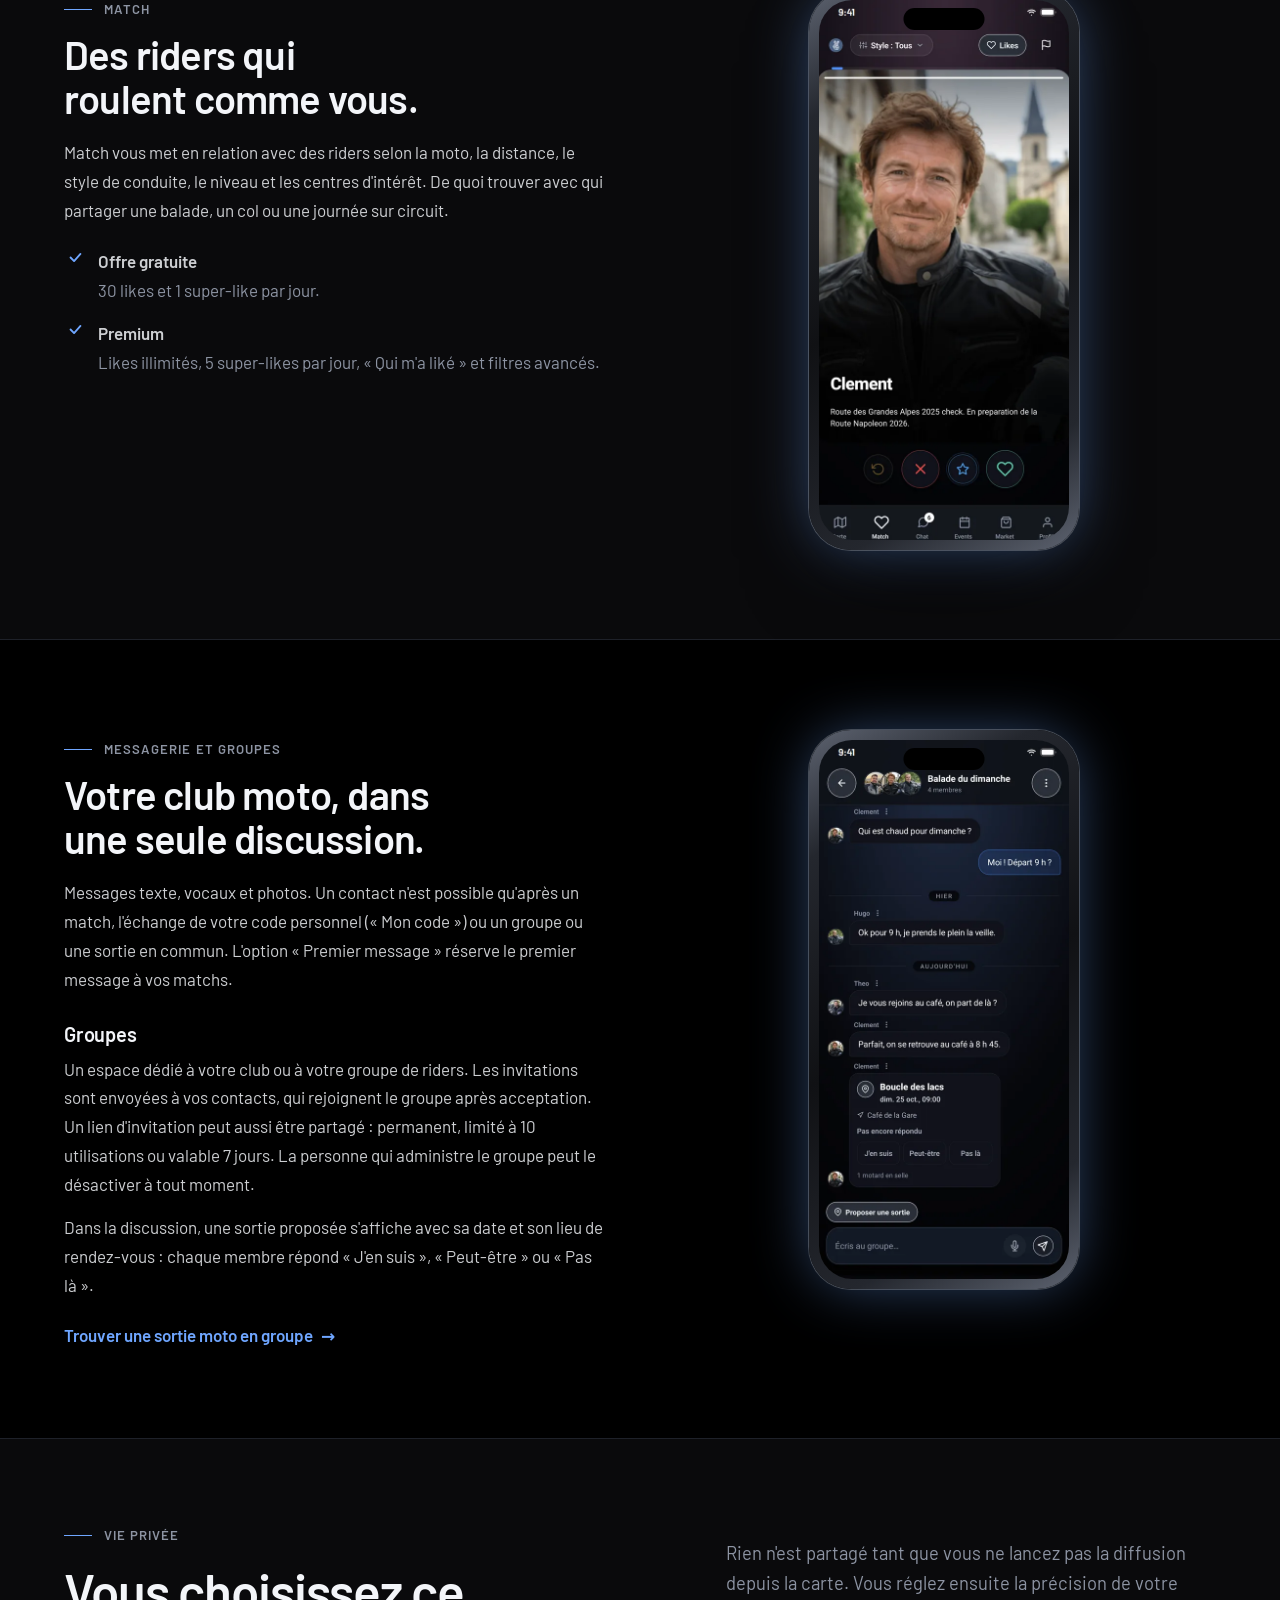
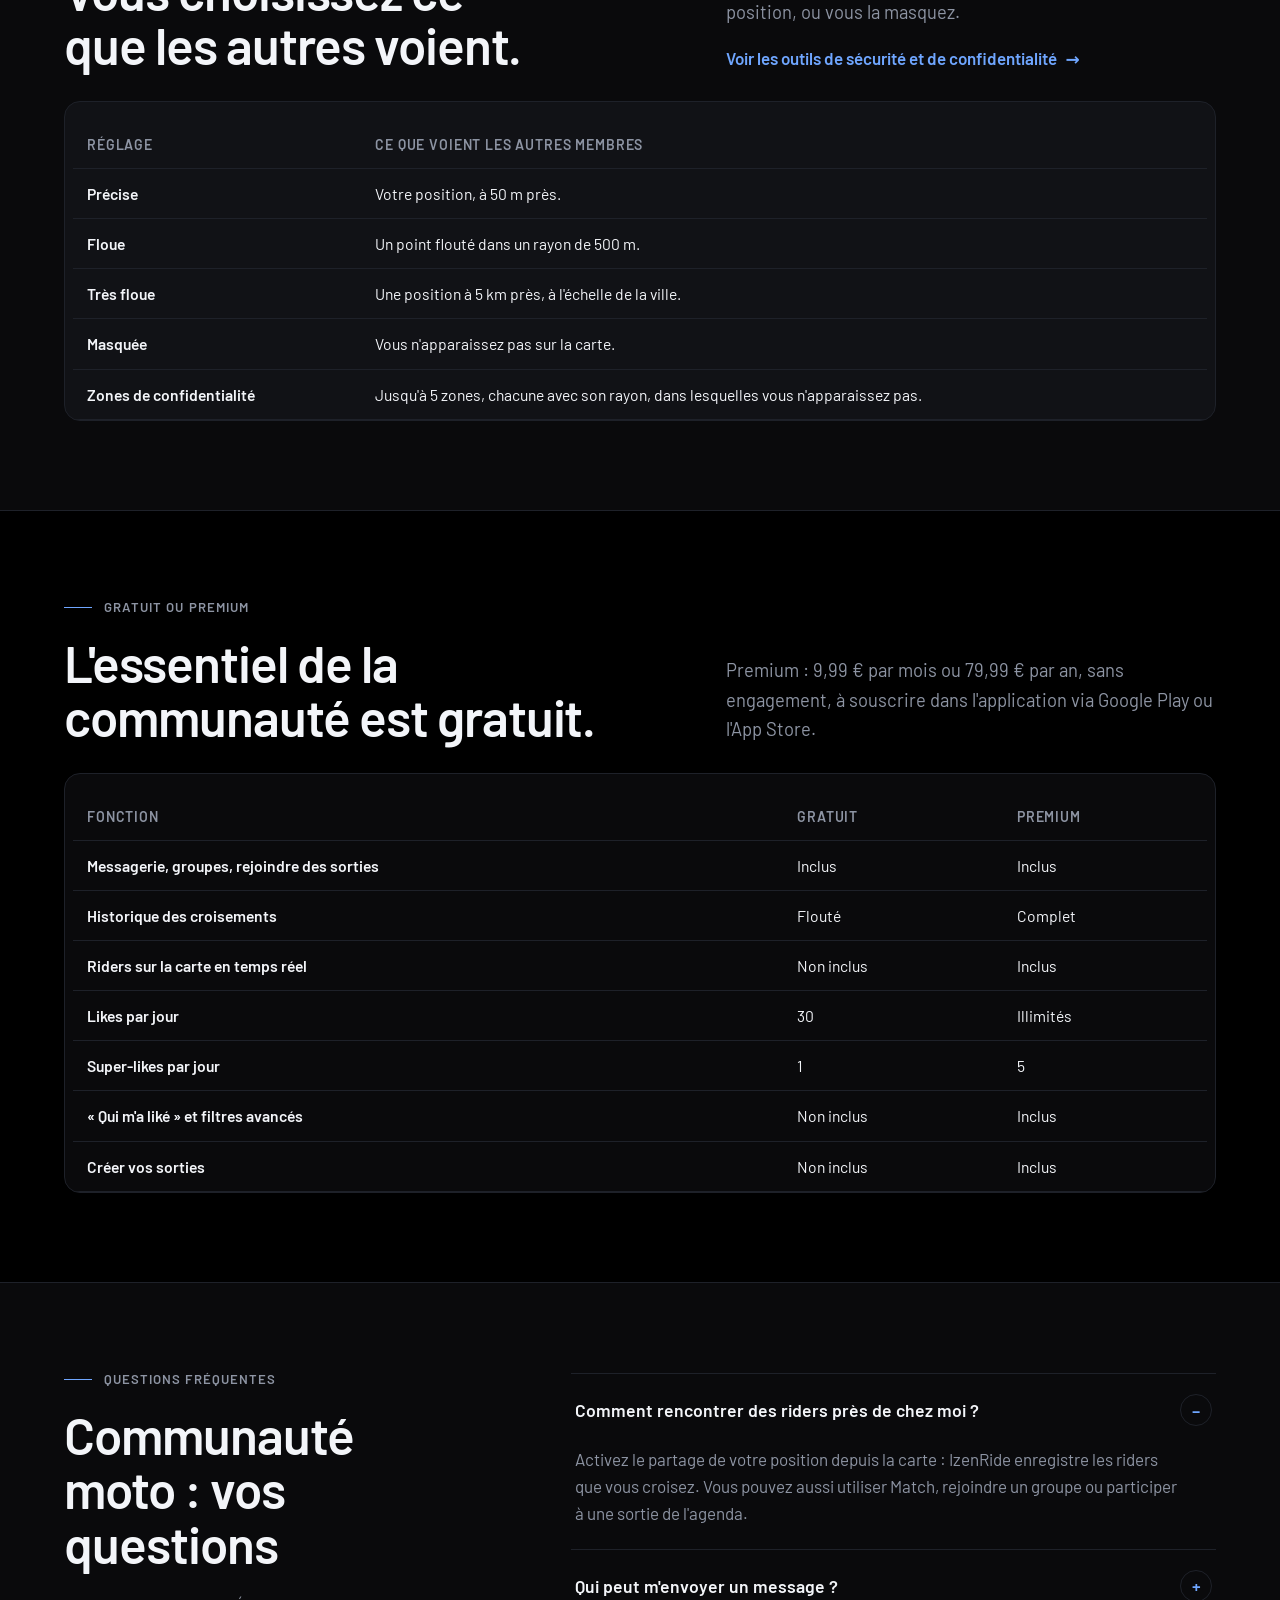
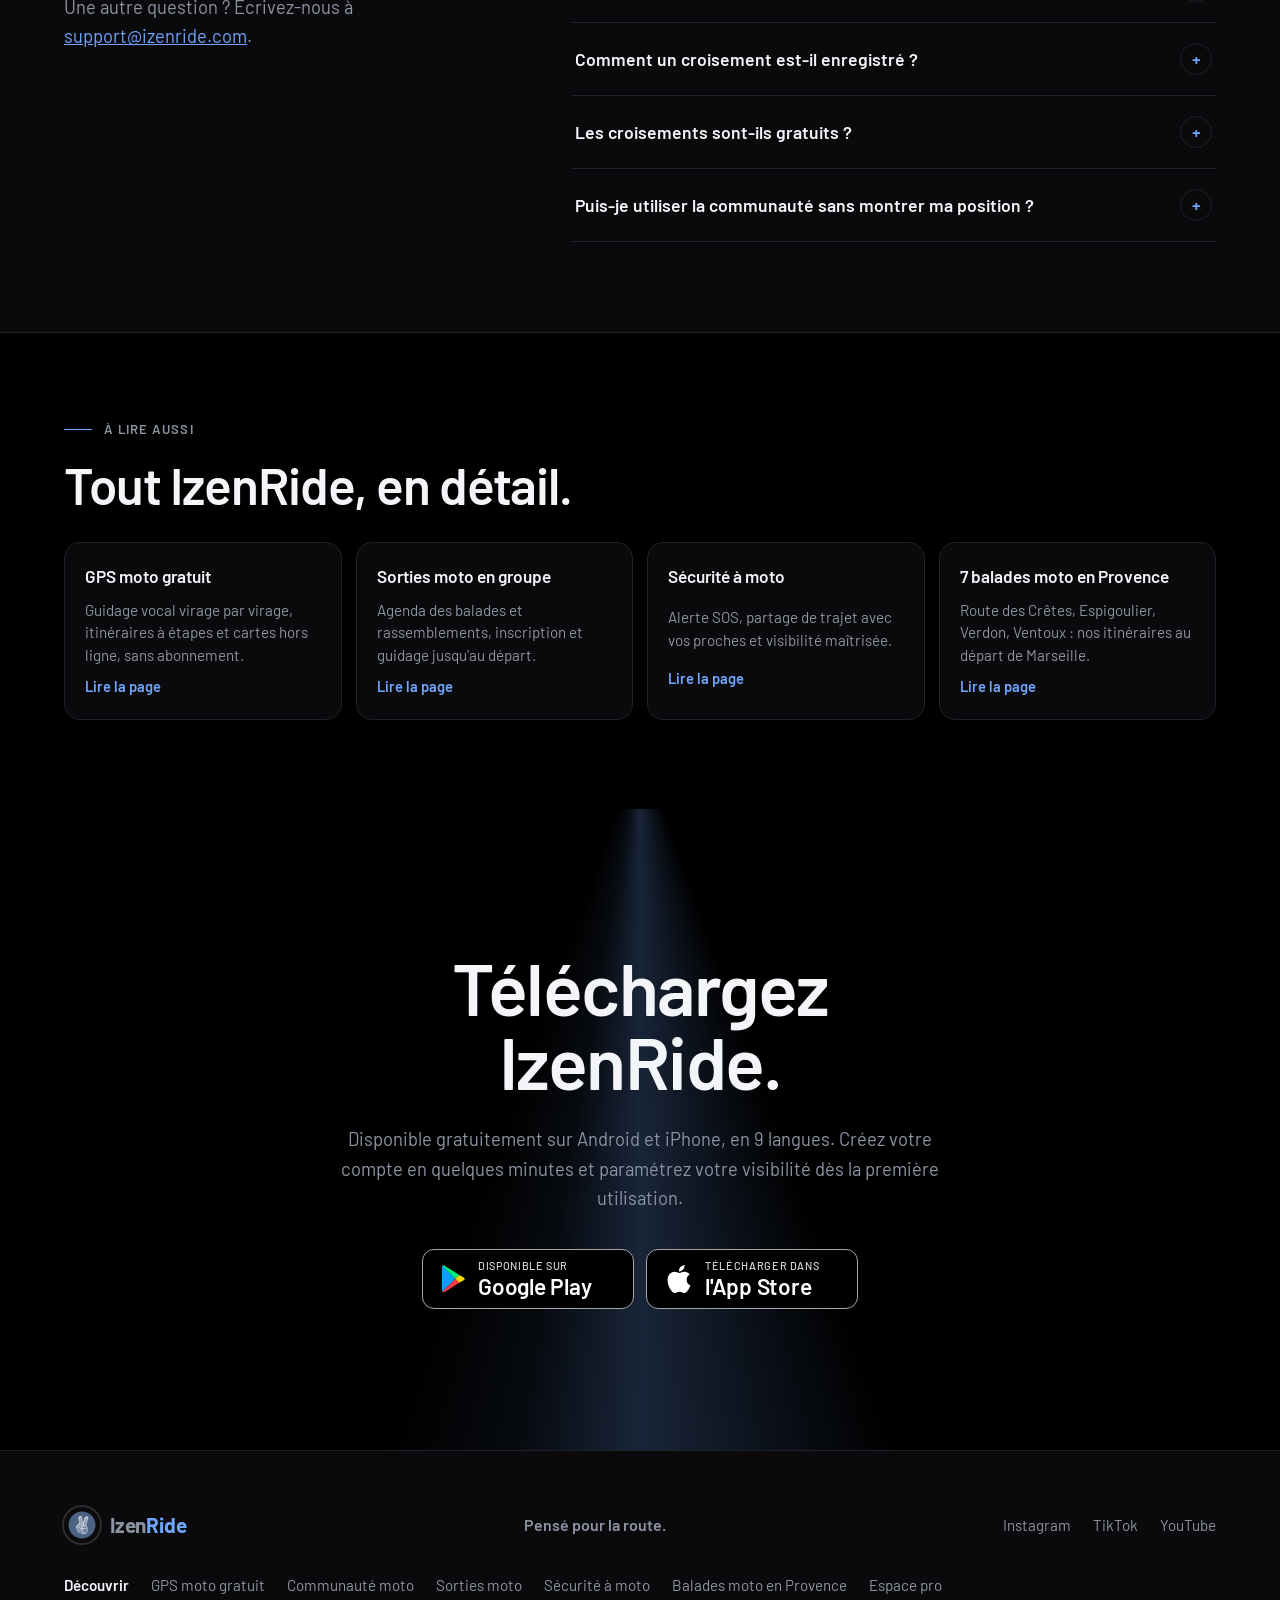
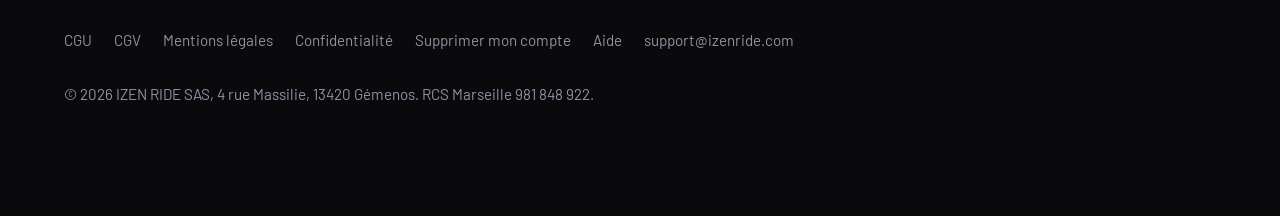
<file: communaute-moto.html>
<!doctype html>
<html lang="fr">
<head>
<meta charset="utf-8">
<meta name="viewport" content="width=device-width, initial-scale=1, viewport-fit=cover">
<title>Communauté moto : rencontrez des riders | IzenRide</title>
<link rel="canonical" href="https://izenride.fr/communaute-moto.html">
<meta name="description" content="Réseau social moto : croisements enregistrés sur la route, match selon votre moto et votre pratique, messagerie et groupes. Gratuit sur Android et iPhone.">
<meta name="robots" content="max-image-preview:large">
<meta name="theme-color" content="#000000">
<meta property="og:type" content="website">
<meta property="og:title" content="Communauté moto : rencontrez des riders | IzenRide">
<meta property="og:description" content="Réseau social moto : croisements enregistrés sur la route, match selon votre moto et votre pratique, messagerie et groupes. Gratuit sur Android et iPhone.">
<meta property="og:url" content="https://izenride.fr/communaute-moto.html">
<meta property="og:site_name" content="IzenRide">
<meta property="og:locale" content="fr_FR">
<meta property="og:image" content="https://izenride.fr/assets/img/og-izenride.jpg">
<meta property="og:image:width" content="1200">
<meta property="og:image:height" content="630">
<meta property="og:image:alt" content="IzenRide, l'application GPS et communauté moto">
<meta name="twitter:card" content="summary_large_image">
<meta name="twitter:title" content="Communauté moto : rencontrez des riders | IzenRide">
<meta name="twitter:description" content="Réseau social moto : croisements enregistrés sur la route, match selon votre moto et votre pratique, messagerie et groupes. Gratuit sur Android et iPhone.">
<meta name="twitter:image" content="https://izenride.fr/assets/img/og-izenride.jpg">
<meta name="apple-itunes-app" content="app-id=6476877458">
<link rel="icon" href="/favicon.ico" sizes="any">
<link rel="icon" type="image/png" sizes="32x32" href="assets/img/favicon-32.png">
<link rel="apple-touch-icon" href="assets/img/apple-touch-icon.png">
<link rel="preload" href="assets/fonts/barlow-latin-700-normal.woff2" as="font" type="font/woff2" crossorigin>
<link rel="stylesheet" href="assets/css/fonts.css?v=20261020">
<link rel="stylesheet" href="assets/css/site.css?v=20261102b">
<link rel="stylesheet" href="assets/css/page.css?v=20261102">
<script type="application/ld+json">
{
 "@context": "https://schema.org",
 "@graph": [
  {
   "@type": "WebPage",
   "@id": "https://izenride.fr/communaute-moto.html#page",
   "url": "https://izenride.fr/communaute-moto.html",
   "name": "Communauté moto : rencontrez des riders | IzenRide",
   "description": "Réseau social moto : croisements enregistrés sur la route, match selon votre moto et votre pratique, messagerie et groupes. Gratuit sur Android et iPhone.",
   "inLanguage": "fr-FR",
   "isPartOf": {
    "@id": "https://izenride.fr/#site"
   },
   "primaryImageOfPage": {
    "@type": "ImageObject",
    "url": "https://izenride.fr/assets/screens/v319b-croisements.webp"
   },
   "breadcrumb": {
    "@id": "https://izenride.fr/communaute-moto.html#breadcrumb"
   },
   "dateModified": "2026-11-02",
   "about": {
    "@id": "https://izenride.fr/#app"
   }
  },
  {
   "@type": "BreadcrumbList",
   "@id": "https://izenride.fr/communaute-moto.html#breadcrumb",
   "itemListElement": [
    {
     "@type": "ListItem",
     "position": 1,
     "name": "IzenRide",
     "item": "https://izenride.fr/"
    },
    {
     "@type": "ListItem",
     "position": 2,
     "name": "Communauté moto",
     "item": "https://izenride.fr/communaute-moto.html"
    }
   ]
  },
  {
   "@type": "FAQPage",
   "@id": "https://izenride.fr/communaute-moto.html#faq",
   "mainEntity": [
    {
     "@type": "Question",
     "name": "Comment rencontrer des riders près de chez moi ?",
     "acceptedAnswer": {
      "@type": "Answer",
      "text": "Activez le partage de votre position depuis la carte : IzenRide enregistre les riders que vous croisez. Vous pouvez aussi utiliser Match, rejoindre un groupe ou participer à une sortie de l'agenda."
     }
    },
    {
     "@type": "Question",
     "name": "Qui peut m'envoyer un message ?",
     "acceptedAnswer": {
      "@type": "Answer",
      "text": "Uniquement les personnes avec lesquelles vous êtes en relation : après un match, l'échange de votre code personnel, ou un groupe ou une sortie en commun. L'option « Premier message » réserve le premier message à vos matchs."
     }
    },
    {
     "@type": "Question",
     "name": "Comment un croisement est-il enregistré ?",
     "acceptedAnswer": {
      "@type": "Answer",
      "text": "Un croisement est enregistré lorsque deux membres qui partagent leur position, application ouverte, passent à moins de 500 m de distance, à 5 minutes d'intervalle. L'application repère aussi les riders ayant emprunté le même itinéraire le même jour ou fréquenté le même lieu."
     }
    },
    {
     "@type": "Question",
     "name": "Les croisements sont-ils gratuits ?",
     "acceptedAnswer": {
      "@type": "Answer",
      "text": "L'enregistrement des croisements fonctionne pour l'ensemble des membres. Dans l'offre gratuite, l'historique est flouté ; l'historique complet est inclus dans Premium."
     }
    },
    {
     "@type": "Question",
     "name": "Puis-je utiliser la communauté sans montrer ma position ?",
     "acceptedAnswer": {
      "@type": "Answer",
      "text": "Oui. Votre position n'est partagée qu'après activation depuis la carte, avec la précision de votre choix, et vous pouvez la masquer. Les croisements ne sont toutefois enregistrés que lorsque vous partagez votre position."
     }
    }
   ]
  }
 ]
}
</script>
<script defer src="https://izeninfo.fr/stats/t.js" data-site="izenride"></script>
</head>
<body class="page">
<a class="skip" href="#contenu">Aller au contenu</a>

<header class="top solid">
  <div class="wrap">
    <a class="brand" href="/" aria-label="IzenRide, accueil"><img src="assets/img/logo.png" alt="" width="36" height="36"><span>Izen<b>Ride</b></span></a>
    <nav class="nav" aria-label="Navigation principale">
      <a href="gps-moto-gratuit.html">GPS moto</a>
      <a href="communaute-moto.html" aria-current="page">Communauté</a>
      <a href="sorties-moto.html">Sorties</a>
      <a href="securite-moto.html">Sécurité</a>
      <a href="balades-moto-provence.html">Balades</a>
      <a href="espace-pro.html">Espace pro</a>
    </nav>
    <a class="btn btn-primary" href="#telecharger">Télécharger</a>
  </div>
</header>

<main id="contenu">
  <nav class="crumbs wrap" aria-label="Fil d'Ariane">
    <ol><li><a href="/">IzenRide</a></li><li aria-current="page">Communauté moto</li></ol>
  </nav>

  <section class="page-hero wrap" aria-labelledby="page-title">
    <div>
      <span class="kicker">Communauté</span>
      <h1 id="page-title">Communauté moto : retrouvez les riders que vous croisez sur la route</h1>
      <p class="lede">IzenRide enregistre les riders que vous croisez, vous met en relation selon votre moto et votre pratique, et réunit votre groupe dans une messagerie dédiée. Vous choisissez ce que les autres voient de vous.</p>
      <div class="ctas">
          <a class="btn btn-primary" href="https://play.google.com/store/apps/details?id=com.izenride.app" rel="noopener">
            <svg viewBox="0 0 24 24" fill="currentColor" aria-hidden="true"><path d="M4.6 2.3 13.4 12l-8.8 9.7c-.4-.2-.6-.7-.6-1.2V3.5c0-.5.2-1 .6-1.2Zm10 8.4 2.4-2.6 3.3 1.9c1 .6 1 1.8 0 2.4l-3.3 1.9-2.4-2.6-.6-.7.6-.3ZM5.9 1.6l9.8 5.6-2.3 2.6-7.5-8.2Zm7.5 12.6 2.3 2.6-9.8 5.6 7.5-8.2Z"/></svg>
            Google Play
          </a>
          <a class="btn btn-ghost" href="https://apps.apple.com/fr/app/izenride/id6476877458" rel="noopener">
            <svg viewBox="0 0 24 24" fill="currentColor" aria-hidden="true"><path d="M12.152 6.896c-.948 0-2.415-1.078-3.96-1.04-2.04.027-3.91 1.183-4.961 3.014-2.117 3.675-.546 9.103 1.519 12.09 1.013 1.454 2.208 3.09 3.792 3.039 1.52-.065 2.09-.987 3.935-.987 1.831 0 2.35.987 3.96.948 1.637-.026 2.676-1.48 3.676-2.948 1.156-1.688 1.636-3.325 1.662-3.415-.039-.013-3.182-1.221-3.22-4.857-.026-3.04 2.48-4.494 2.597-4.559-1.429-2.09-3.623-2.324-4.39-2.376-2-.156-3.675 1.09-4.61 1.09zM15.53 3.83c.843-1.012 1.4-2.427 1.245-3.83-1.207.052-2.662.805-3.532 1.818-.78.896-1.454 2.338-1.273 3.714 1.338.104 2.715-.688 3.559-1.701"/></svg>
            App Store
          </a>
        </div>
      <ul class="facts"><li>Croisements automatiques</li><li>Match</li><li>Messagerie et groupes</li><li>Visibilité maîtrisée</li></ul>
    </div>
    <div class="phone"><img src="assets/screens/v319b-croisements.webp" alt="Écran Croisements d'IzenRide : riders croisés, sur la même route ou au même endroit, avec leur moto (photos d'illustration)" width="540" height="1104" fetchpriority="high"></div>
  </section>

  <section class="band" id="croisements" aria-labelledby="x-title">
    <div class="wrap">
      <div class="sec-lead">
        <div class="head">
          <span class="kicker">La signature IzenRide</span>
          <h2 id="x-title">Croisements : chaque salut sur la route, enregistré.</h2>
        </div>
        <p class="lede">Lorsque vous partagez votre position, application ouverte, IzenRide enregistre automatiquement les riders que vous croisez, avec le lieu et l'heure de la rencontre.</p>
      </div>
      <div class="xtypes mt">
        <div class="xtype"><b>Croisement</b><span>Passage à moins de 500 m, à 5 minutes d'intervalle.</span></div>
        <div class="xtype"><b>Même route</b><span>Le même itinéraire emprunté le même jour.</span></div>
        <div class="xtype"><b>Même endroit</b><span>Le même lieu fréquenté : un col, une aire, un point de rendez-vous.</span></div>
      </div>
      <div class="prose mt">
        <p>Les rencontres répétées sont signalées, par exemple « 3 fois sur la même route ». Chaque croisement affiche le rider croisé et sa moto. Vous choisissez de recevoir les notifications en temps réel, chaque jour ou chaque semaine.</p>
        <p>Dans l'offre gratuite, l'historique des croisements est flouté. <strong>L'historique complet est inclus dans Premium.</strong></p>
      </div>
    </div>
  </section>

  <section class="band alt" id="match" aria-labelledby="match-title">
    <div class="wrap two-col">
      <div class="prose">
        <span class="kicker">Match</span>
        <h2 id="match-title">Des riders qui roulent comme vous.</h2>
        <p>Match vous met en relation avec des riders selon la moto, la distance, le style de conduite, le niveau et les centres d'intérêt. De quoi trouver avec qui partager une balade, un col ou une journée sur circuit.</p>
        <ul class="checks">
          <li><span class="ic"><svg viewBox="0 0 24 24" fill="none" stroke="currentColor" stroke-width="2.6" stroke-linecap="round" stroke-linejoin="round" aria-hidden="true"><path d="m5 12 5 5 9-10"/></svg></span><div><b>Offre gratuite</b><span>30 likes et 1 super-like par jour.</span></div></li>
          <li><span class="ic"><svg viewBox="0 0 24 24" fill="none" stroke="currentColor" stroke-width="2.6" stroke-linecap="round" stroke-linejoin="round" aria-hidden="true"><path d="m5 12 5 5 9-10"/></svg></span><div><b>Premium</b><span>Likes illimités, 5 super-likes par jour, « Qui m'a liké » et filtres avancés.</span></div></li>
        </ul>
      </div>
      <div class="phone"><img src="assets/screens/v319b-match.webp" alt="Écran Match d'IzenRide : profil d'un rider et actions (photo d'illustration)" width="540" height="1104" loading="lazy" decoding="async"></div>
    </div>
  </section>

  <section class="band" id="messagerie" aria-labelledby="chat-title">
    <div class="wrap two-col">
      <div class="prose">
        <span class="kicker">Messagerie et groupes</span>
        <h2 id="chat-title">Votre club moto, dans une seule discussion.</h2>
        <p>Messages texte, vocaux et photos. Un contact n'est possible qu'après un match, l'échange de votre code personnel (« Mon code ») ou un groupe ou une sortie en commun. L'option « Premier message » réserve le premier message à vos matchs.</p>
        <h3>Groupes</h3>
        <p>Un espace dédié à votre club ou à votre groupe de riders. Les invitations sont envoyées à vos contacts, qui rejoignent le groupe après acceptation. Un lien d'invitation peut aussi être partagé : permanent, limité à 10 utilisations ou valable 7 jours. La personne qui administre le groupe peut le désactiver à tout moment.</p>
        <p>Dans la discussion, une sortie proposée s'affiche avec sa date et son lieu de rendez-vous : chaque membre répond « J'en suis », « Peut-être » ou « Pas là ».</p>
        <a class="more" href="sorties-moto.html">Trouver une sortie moto en groupe</a>
      </div>
      <div class="phone"><img src="assets/screens/v319b-groupe.webp" alt="Écran de discussion de groupe IzenRide avec une sortie proposée et les réponses des membres (photos d'illustration)" width="540" height="1104" loading="lazy" decoding="async"></div>
    </div>
  </section>

  <section class="band alt" id="visibilite" aria-labelledby="vis-title">
    <div class="wrap">
      <div class="sec-lead">
        <div class="head">
          <span class="kicker">Vie privée</span>
          <h2 id="vis-title">Vous choisissez ce que les autres voient.</h2>
        </div>
        <div>
          <p class="lede">Rien n'est partagé tant que vous ne lancez pas la diffusion depuis la carte. Vous réglez ensuite la précision de votre position, ou vous la masquez.</p>
          <a class="more" href="securite-moto.html">Voir les outils de sécurité et de confidentialité</a>
        </div>
      </div>
      <div class="tbl-wrap mt">
        <table class="tbl">
          <thead><tr><th scope="col">Réglage</th><th scope="col">Ce que voient les autres membres</th></tr></thead>
          <tbody>
            <tr><td>Précise</td><td>Votre position, à 50 m près.</td></tr>
            <tr><td>Floue</td><td>Un point flouté dans un rayon de 500 m.</td></tr>
            <tr><td>Très floue</td><td>Une position à 5 km près, à l'échelle de la ville.</td></tr>
            <tr><td>Masquée</td><td>Vous n'apparaissez pas sur la carte.</td></tr>
            <tr><td>Zones de confidentialité</td><td>Jusqu'à 5 zones, chacune avec son rayon, dans lesquelles vous n'apparaissez pas.</td></tr>
          </tbody>
        </table>
      </div>
    </div>
  </section>

  <section class="band" id="offres" aria-labelledby="offres-title">
    <div class="wrap">
      <div class="sec-lead">
        <div class="head">
          <span class="kicker">Gratuit ou Premium</span>
          <h2 id="offres-title">L'essentiel de la communauté est gratuit.</h2>
        </div>
        <p class="lede">Premium : 9,99 € par mois ou 79,99 € par an, sans engagement, à souscrire dans l'application via Google Play ou l'App Store.</p>
      </div>
      <div class="tbl-wrap mt">
        <table class="tbl">
          <thead><tr><th scope="col">Fonction</th><th scope="col">Gratuit</th><th scope="col">Premium</th></tr></thead>
          <tbody>
            <tr><td>Messagerie, groupes, rejoindre des sorties</td><td>Inclus</td><td>Inclus</td></tr>
            <tr><td>Historique des croisements</td><td>Flouté</td><td>Complet</td></tr>
            <tr><td>Riders sur la carte en temps réel</td><td>Non inclus</td><td>Inclus</td></tr>
            <tr><td>Likes par jour</td><td>30</td><td>Illimités</td></tr>
            <tr><td>Super-likes par jour</td><td>1</td><td>5</td></tr>
            <tr><td>« Qui m'a liké » et filtres avancés</td><td>Non inclus</td><td>Inclus</td></tr>
            <tr><td>Créer vos sorties</td><td>Non inclus</td><td>Inclus</td></tr>
          </tbody>
        </table>
      </div>
    </div>
  </section>

  <section class="band alt" id="questions" aria-labelledby="faq-title">
    <div class="wrap faq-layout">
      <div class="head">
        <span class="kicker">Questions fréquentes</span>
        <h2 id="faq-title">Communauté moto : vos questions</h2>
        <p class="lede">Une autre question ? Écrivez-nous à <a href="mailto:support@izenride.com">support@izenride.com</a>.</p>
      </div>
      <div class="faq">
        <details open><summary>Comment rencontrer des riders près de chez moi ?</summary><p>Activez le partage de votre position depuis la carte : IzenRide enregistre les riders que vous croisez. Vous pouvez aussi utiliser Match, rejoindre un groupe ou participer à une sortie de l'agenda.</p></details>
        <details><summary>Qui peut m'envoyer un message ?</summary><p>Uniquement les personnes avec lesquelles vous êtes en relation : après un match, l'échange de votre code personnel, ou un groupe ou une sortie en commun. L'option « Premier message » réserve le premier message à vos matchs.</p></details>
        <details><summary>Comment un croisement est-il enregistré ?</summary><p>Un croisement est enregistré lorsque deux membres qui partagent leur position, application ouverte, passent à moins de 500 m de distance, à 5 minutes d'intervalle. L'application repère aussi les riders ayant emprunté le même itinéraire le même jour ou fréquenté le même lieu.</p></details>
        <details><summary>Les croisements sont-ils gratuits ?</summary><p>L'enregistrement des croisements fonctionne pour l'ensemble des membres. Dans l'offre gratuite, l'historique est flouté ; l'historique complet est inclus dans Premium.</p></details>
        <details><summary>Puis-je utiliser la communauté sans montrer ma position ?</summary><p>Oui. Votre position n'est partagée qu'après activation depuis la carte, avec la précision de votre choix, et vous pouvez la masquer. Les croisements ne sont toutefois enregistrés que lorsque vous partagez votre position.</p></details>
      </div>
    </div>
  </section>

  <section class="band" id="a-lire" aria-labelledby="related-title">
    <div class="wrap">
      <div class="head">
        <span class="kicker">À lire aussi</span>
        <h2 id="related-title">Tout IzenRide, en détail.</h2>
      </div>
      <div class="related">
        <a href="gps-moto-gratuit.html"><b>GPS moto gratuit</b><span>Guidage vocal virage par virage, itinéraires à étapes et cartes hors ligne, sans abonnement.</span><em>Lire la page</em></a>
        <a href="sorties-moto.html"><b>Sorties moto en groupe</b><span>Agenda des balades et rassemblements, inscription et guidage jusqu'au départ.</span><em>Lire la page</em></a>
        <a href="securite-moto.html"><b>Sécurité à moto</b><span>Alerte SOS, partage de trajet avec vos proches et visibilité maîtrisée.</span><em>Lire la page</em></a>
        <a href="balades-moto-provence.html"><b>7 balades moto en Provence</b><span>Route des Crêtes, Espigoulier, Verdon, Ventoux : nos itinéraires au départ de Marseille.</span><em>Lire la page</em></a>
      </div>
    </div>
  </section>

  <section class="band get" id="telecharger" aria-labelledby="get-title">
    <div class="wrap">
      <h2 id="get-title">Téléchargez<br>IzenRide.</h2>
      <p class="lede">Disponible gratuitement sur Android et iPhone, en 9 langues. Créez votre compte en quelques minutes et paramétrez votre visibilité dès la première utilisation.</p>
      <div class="ctas">
        <a class="store" href="https://play.google.com/store/apps/details?id=com.izenride.app" rel="noopener">
          <svg class="gp" viewBox="0 0 23 26" aria-hidden="true"><path fill="#00A0FF" d="M1.2.7C.9 1 .8 1.4.8 1.9v21.8c0 .5.1.9.4 1.2L13.3 12.8Z"/><path fill="#00F076" d="M1.2.7 13.3 12.8l3.6-3.6L2.9.4C2.3 0 1.6 0 1.2.7Z"/><path fill="#FF3A44" d="M1.2 24.9c.4.7 1.1.7 1.7.4l14-8.9-3.6-3.6Z"/><path fill="#FFD500" d="m16.9 9.2-3.6 3.6 3.6 3.6 4.1-2.3c1.2-.7 1.2-1.9 0-2.6Z"/></svg>
          <span><small>Disponible sur</small><b>Google Play</b></span>
        </a>
        <a class="store" href="https://apps.apple.com/fr/app/izenride/id6476877458" rel="noopener">
          <svg viewBox="0 0 24 24" fill="currentColor" aria-hidden="true"><path d="M12.152 6.896c-.948 0-2.415-1.078-3.96-1.04-2.04.027-3.91 1.183-4.961 3.014-2.117 3.675-.546 9.103 1.519 12.09 1.013 1.454 2.208 3.09 3.792 3.039 1.52-.065 2.09-.987 3.935-.987 1.831 0 2.35.987 3.96.948 1.637-.026 2.676-1.48 3.676-2.948 1.156-1.688 1.636-3.325 1.662-3.415-.039-.013-3.182-1.221-3.22-4.857-.026-3.04 2.48-4.494 2.597-4.559-1.429-2.09-3.623-2.324-4.39-2.376-2-.156-3.675 1.09-4.61 1.09zM15.53 3.83c.843-1.012 1.4-2.427 1.245-3.83-1.207.052-2.662.805-3.532 1.818-.78.896-1.454 2.338-1.273 3.714 1.338.104 2.715-.688 3.559-1.701"/></svg>
          <span><small>Télécharger dans</small><b>l'App Store</b></span>
        </a>
      </div>
    </div>
  </section>
</main>

<footer>
  <div class="wrap">
    <div class="foot-row">
      <a class="brand" href="/"><img src="assets/img/logo.png" alt="" width="36" height="36"><span>Izen<b>Ride</b></span></a>
      <p class="motto">Pensé pour la route.</p>
      <div class="foot-links" aria-label="Réseaux sociaux">
        <a href="https://www.instagram.com/izenride/" rel="noopener">Instagram</a>
        <a href="https://www.tiktok.com/@IZENRIDE" rel="noopener">TikTok</a>
        <a href="https://www.youtube.com/@IZENRIDE" rel="noopener">YouTube</a>
      </div>
    </div>
    <nav class="foot-links foot-discover" aria-label="Découvrir IzenRide">
      <span class="lbl">Découvrir</span>
      <a href="gps-moto-gratuit.html">GPS moto gratuit</a>
      <a href="communaute-moto.html">Communauté moto</a>
      <a href="sorties-moto.html">Sorties moto</a>
      <a href="securite-moto.html">Sécurité à moto</a>
      <a href="balades-moto-provence.html">Balades moto en Provence</a>
      <a href="espace-pro.html">Espace pro</a>
    </nav>
    <nav class="foot-links" aria-label="Informations légales">
      <a href="cgu.html">CGU</a>
      <a href="cgv.html">CGV</a>
      <a href="mentions-legales.html">Mentions légales</a>
      <a href="confidentialite.html">Confidentialité</a>
      <a href="suppression-compte.html">Supprimer mon compte</a>
      <a href="support.html">Aide</a>
      <a href="mailto:support@izenride.com">support@izenride.com</a>
    </nav>
    <p>© 2026 IZEN RIDE SAS, 4 rue Massilie, 13420 Gémenos. RCS Marseille 981 848 922.</p>
  </div>
</footer>
</body>
</html>
</file>
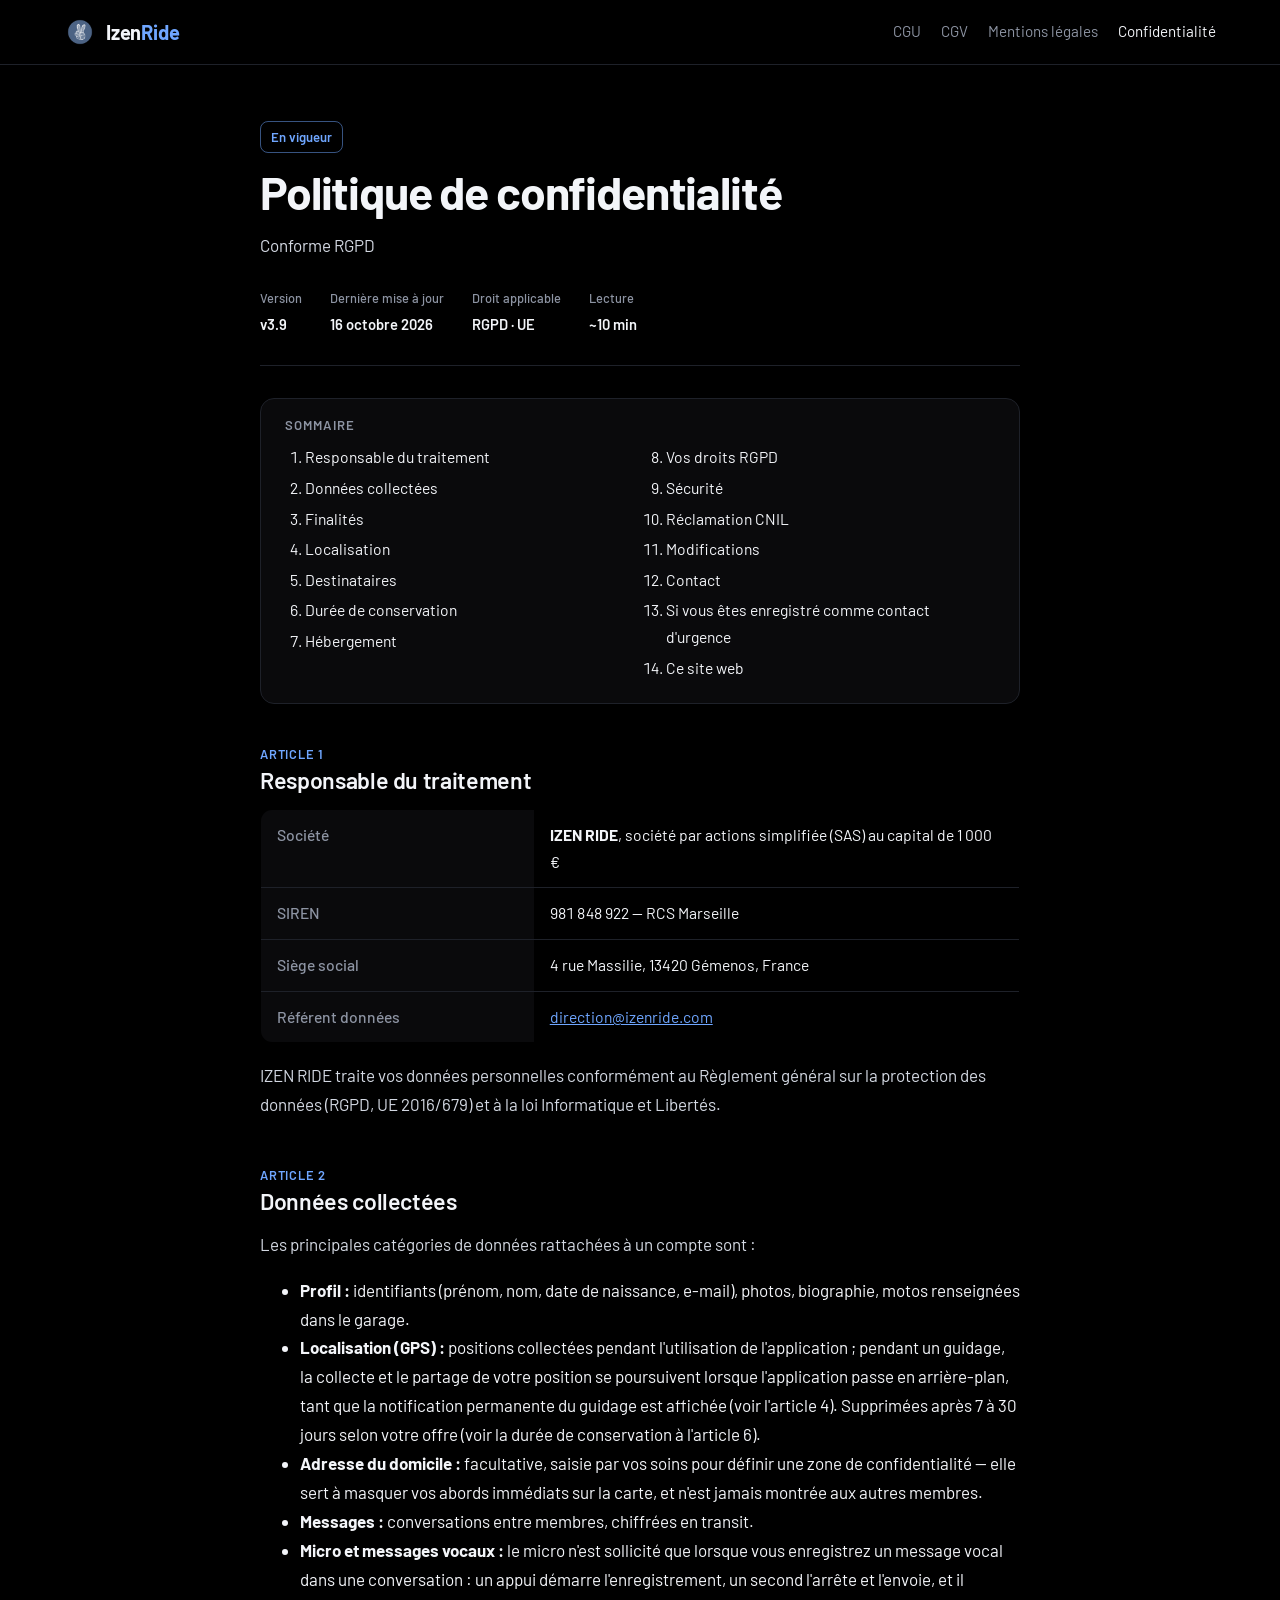
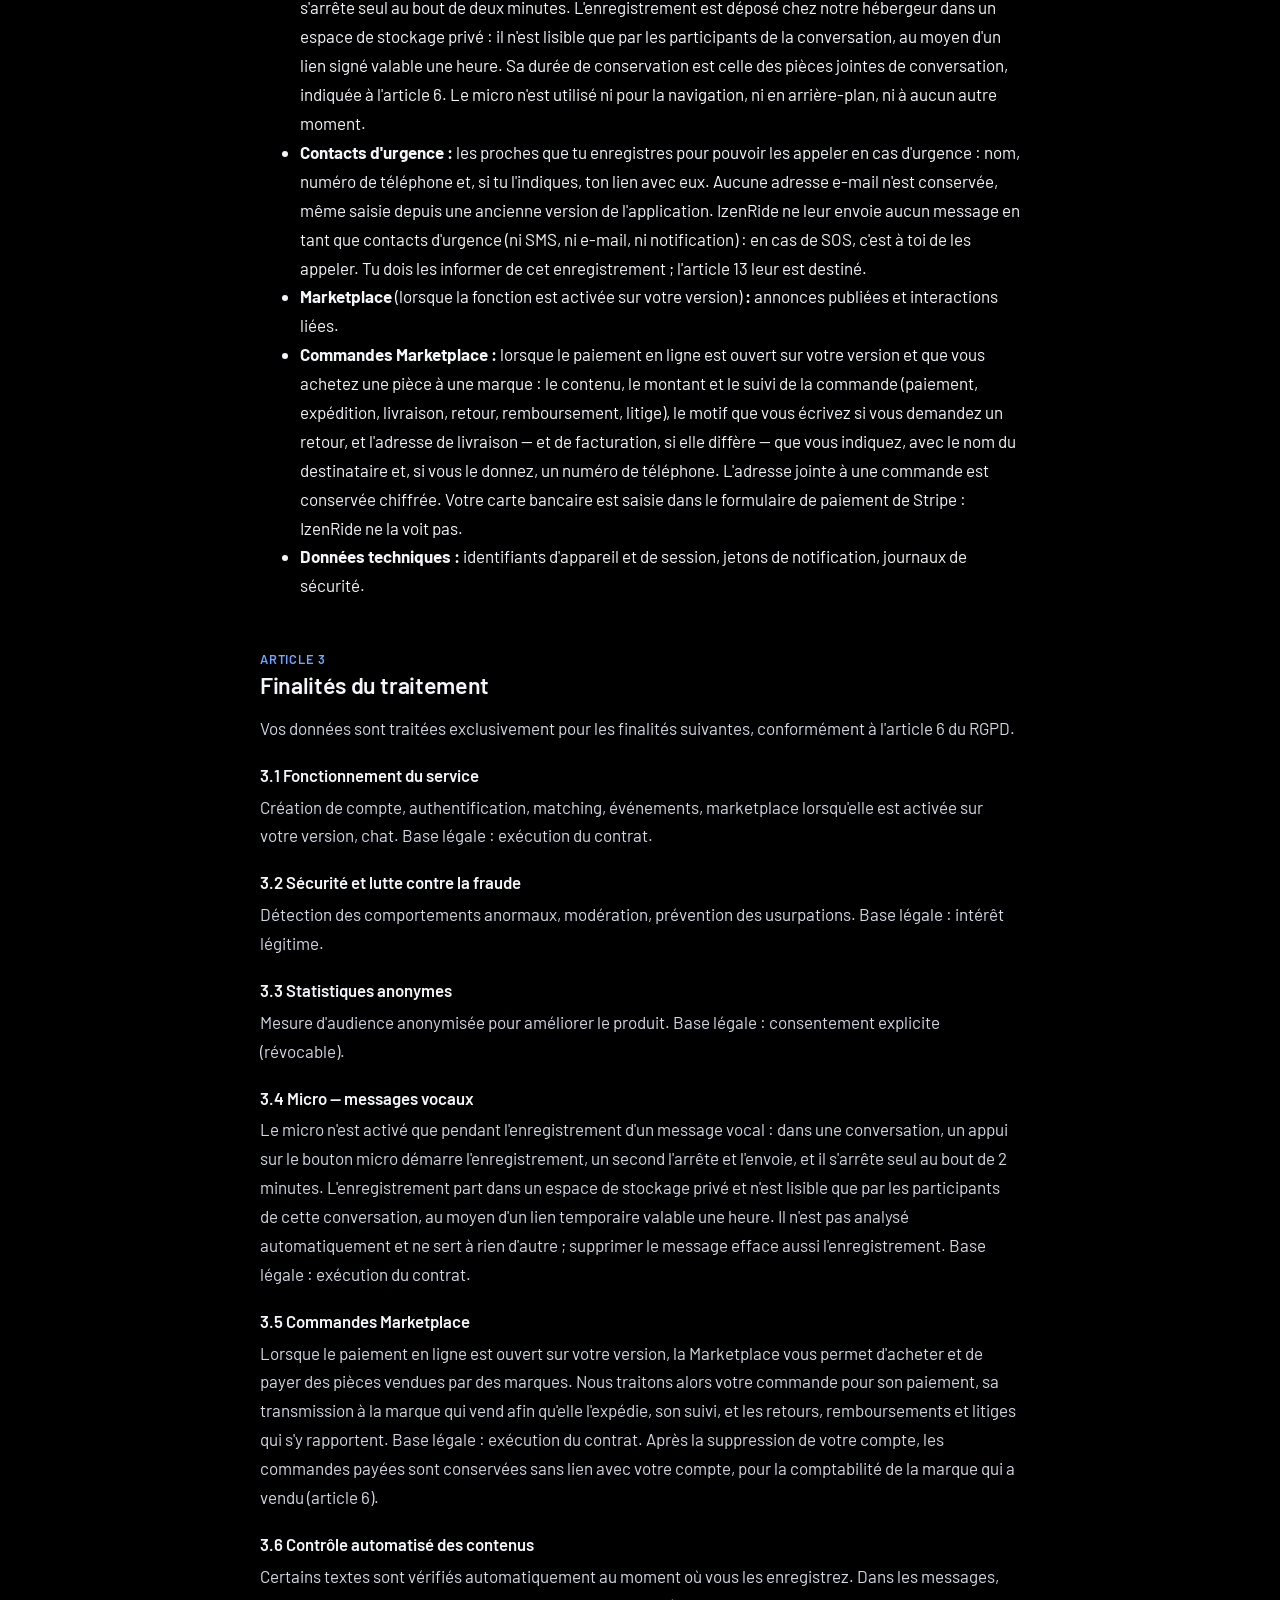
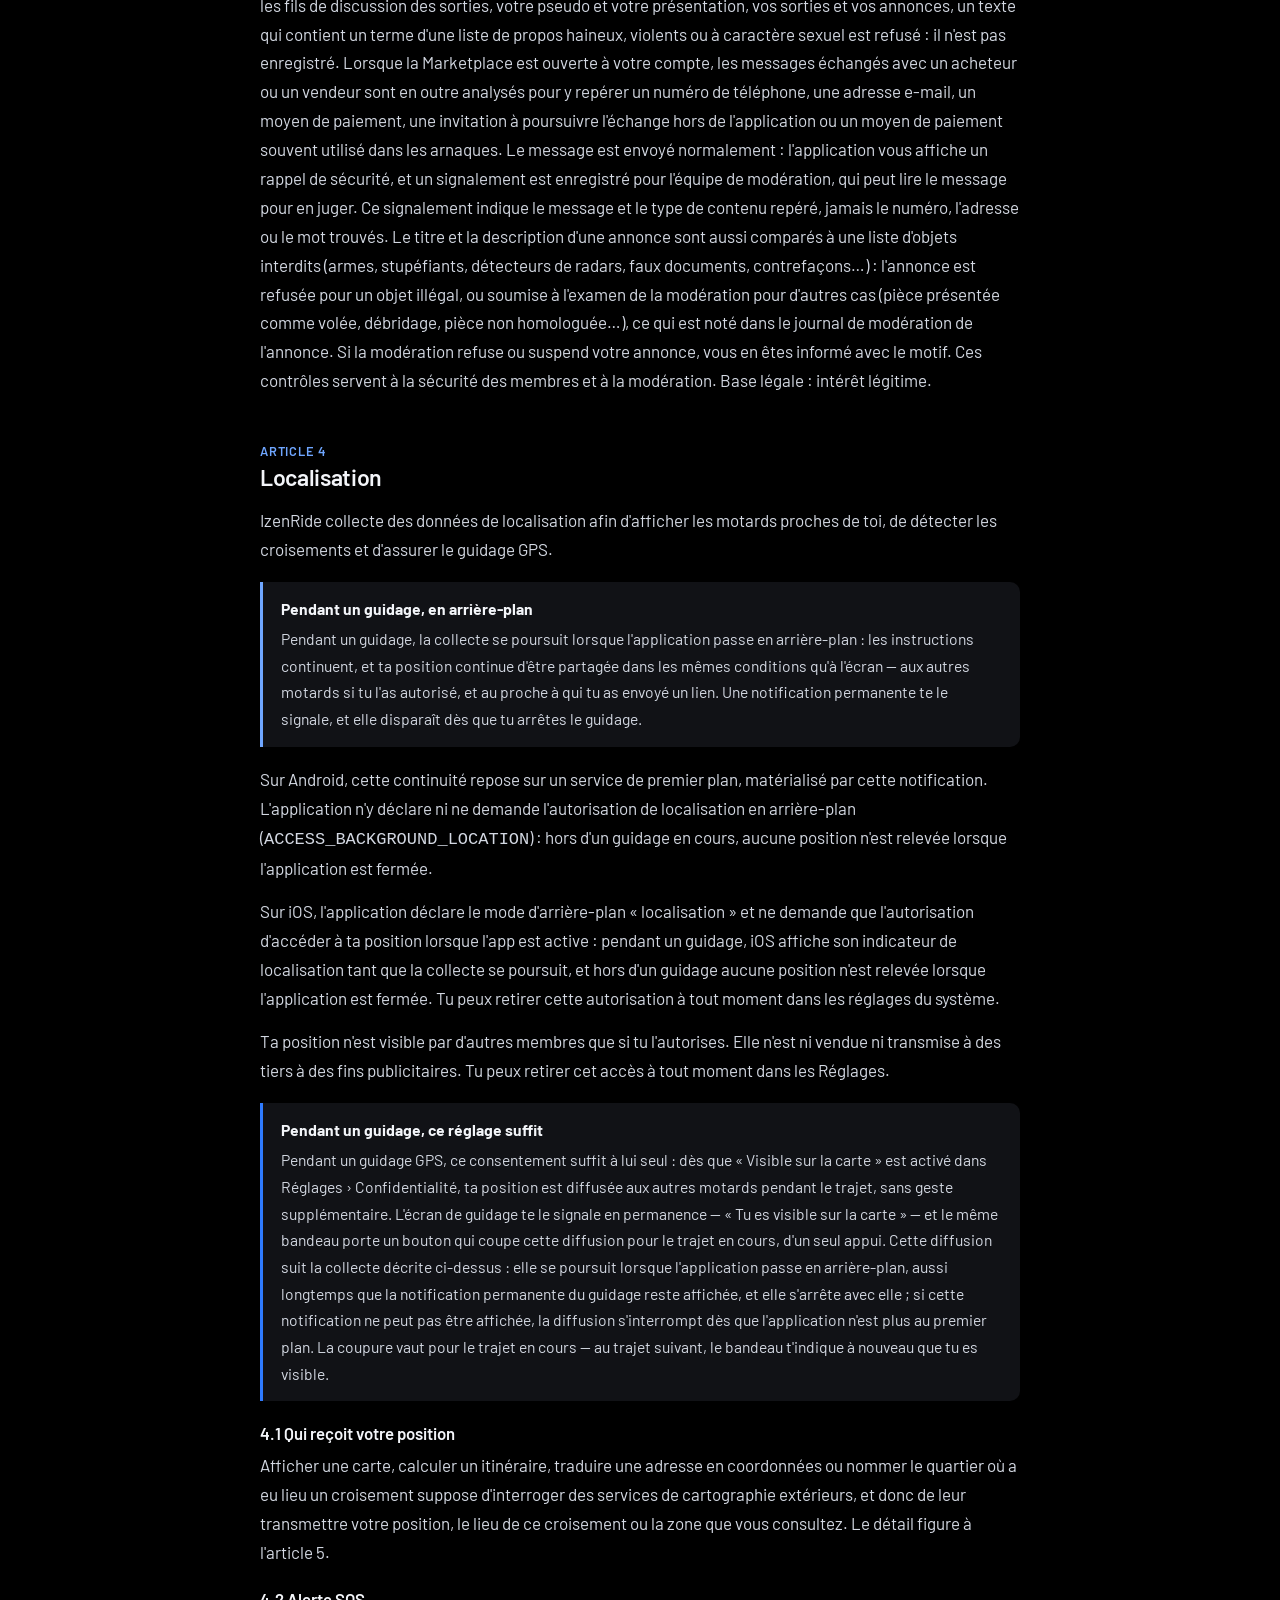
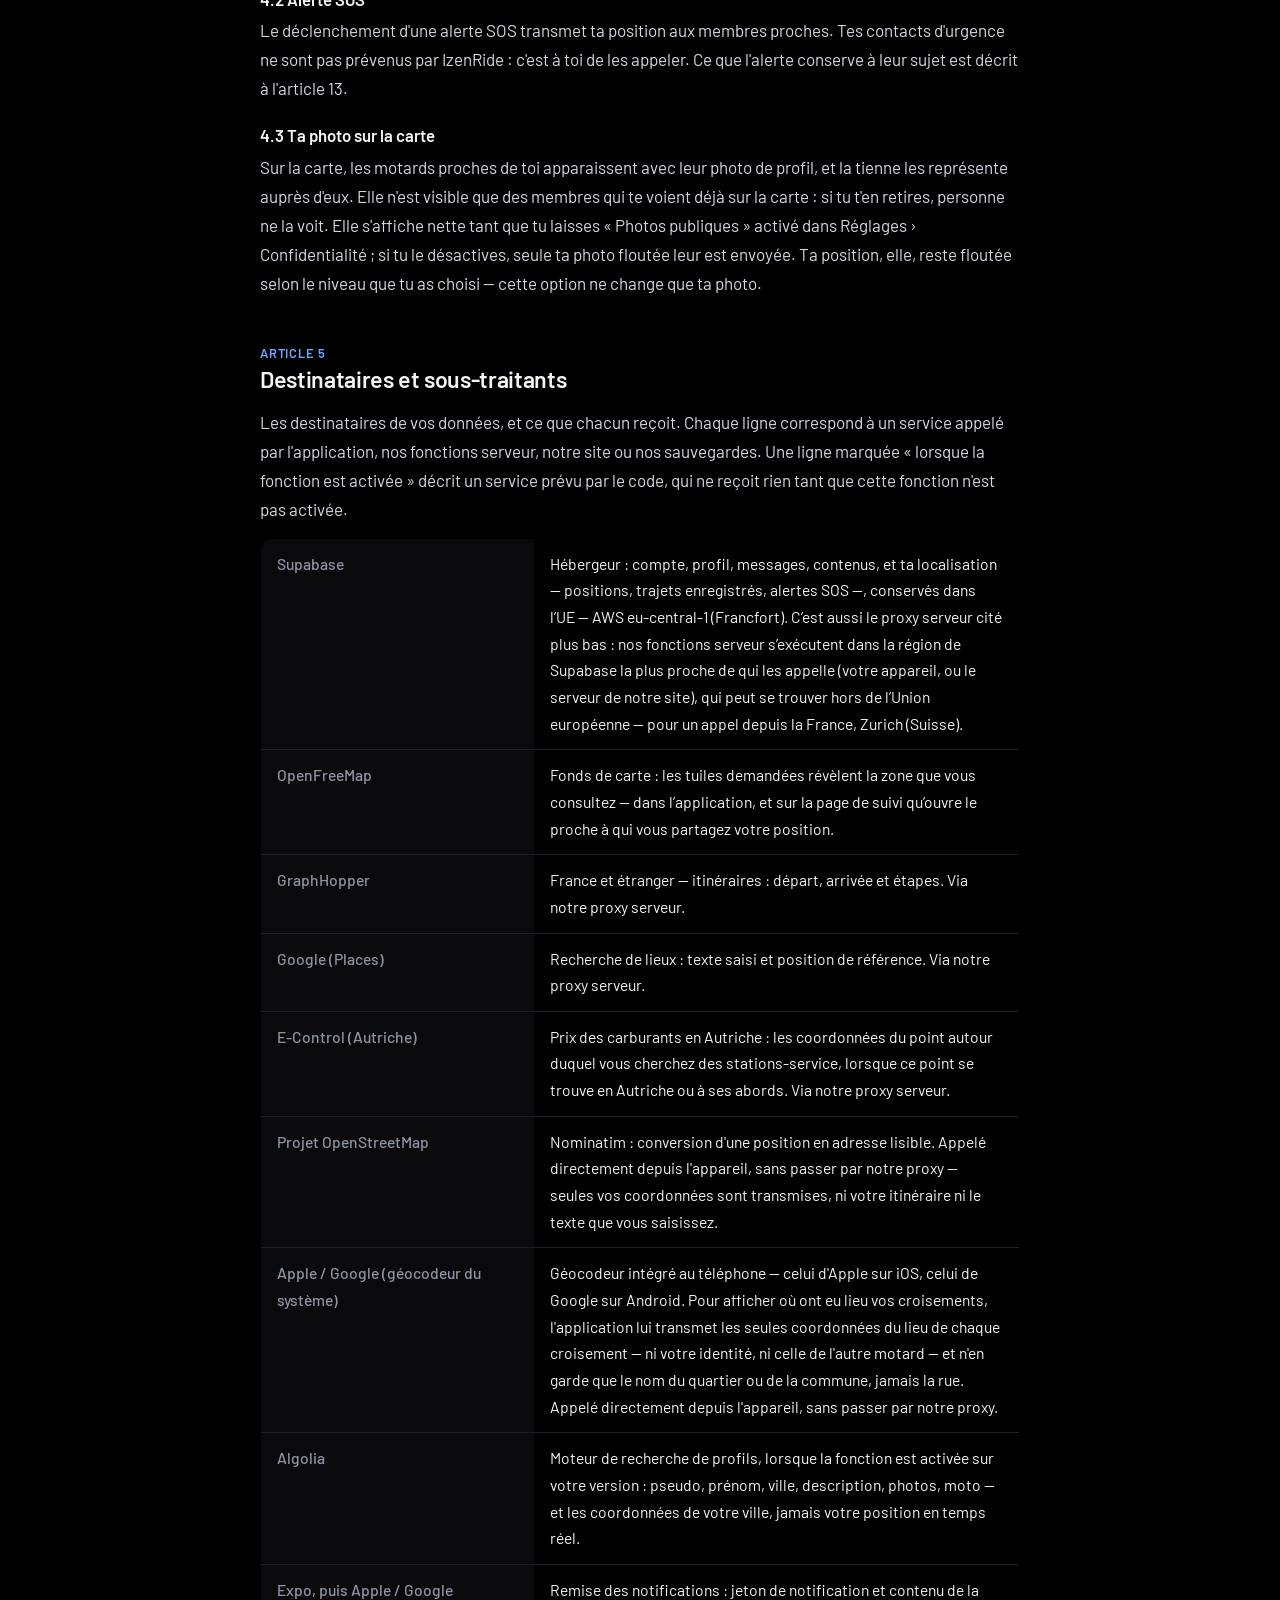
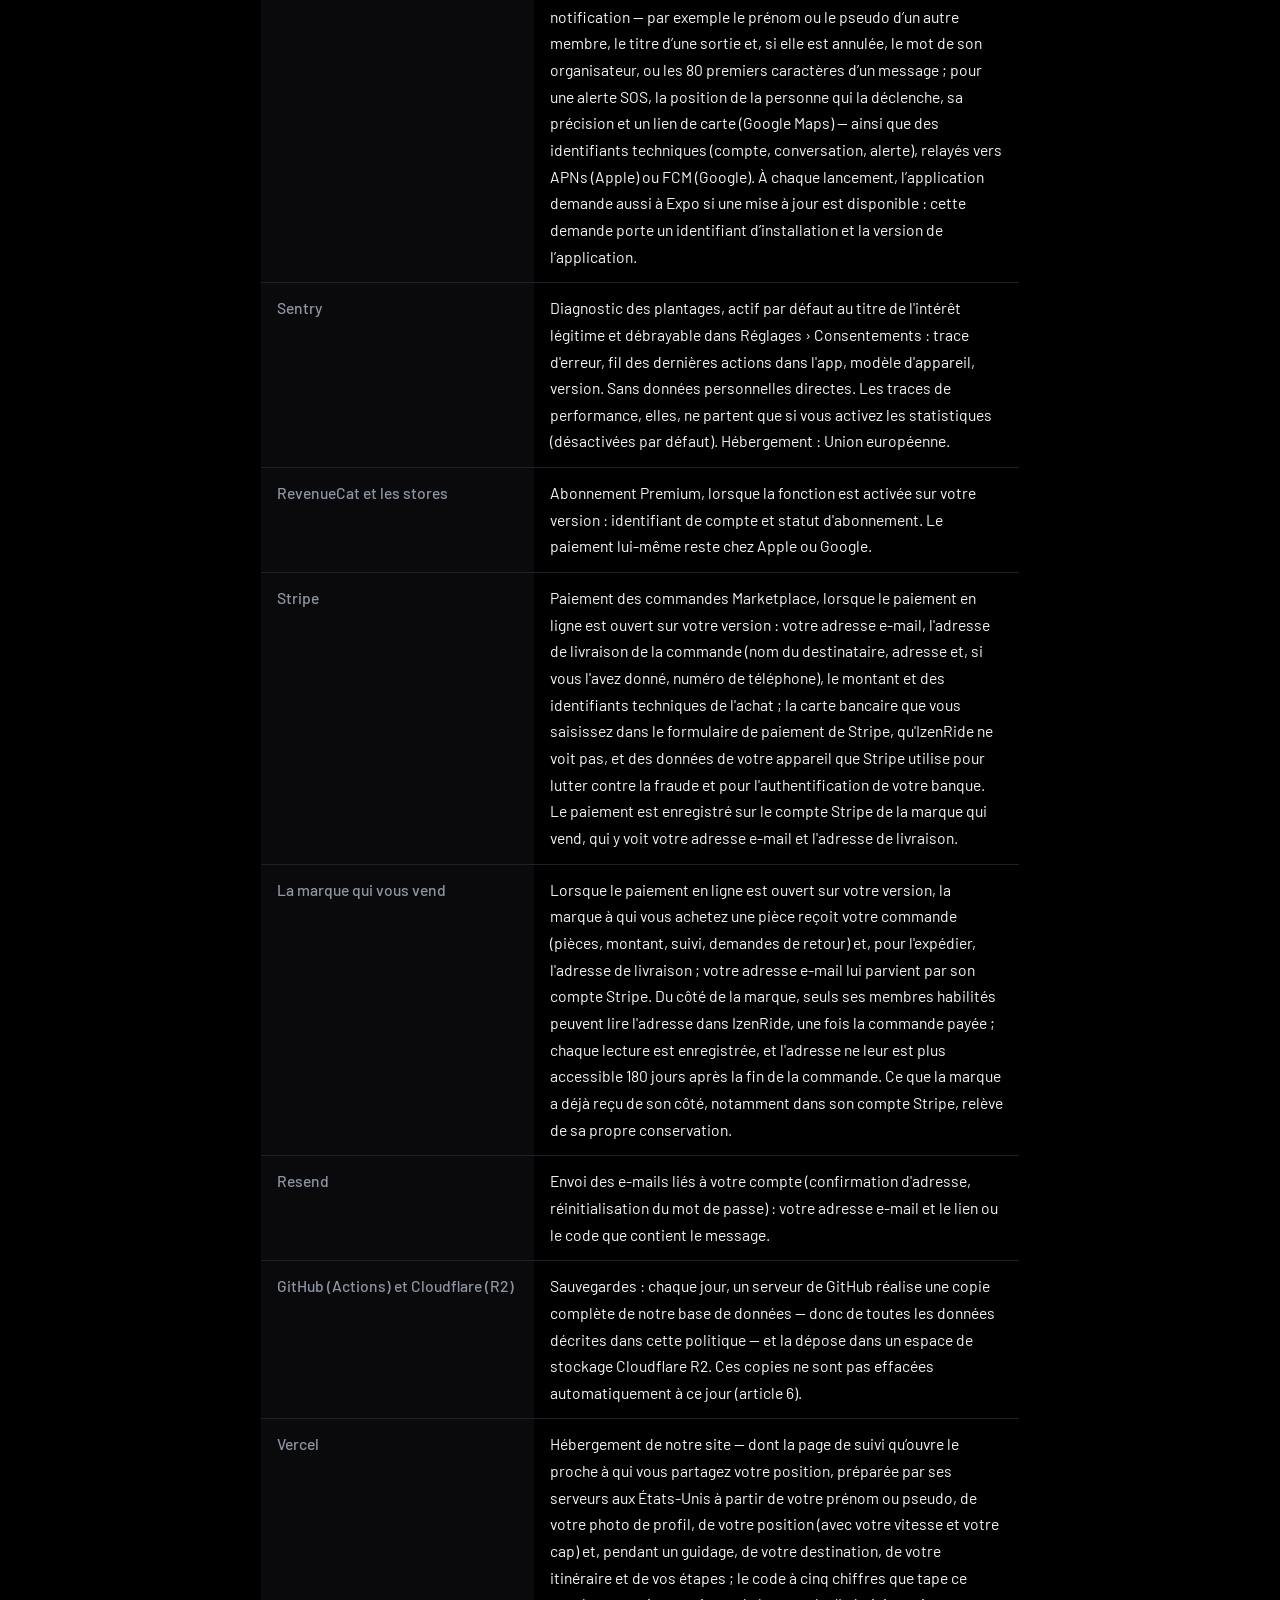
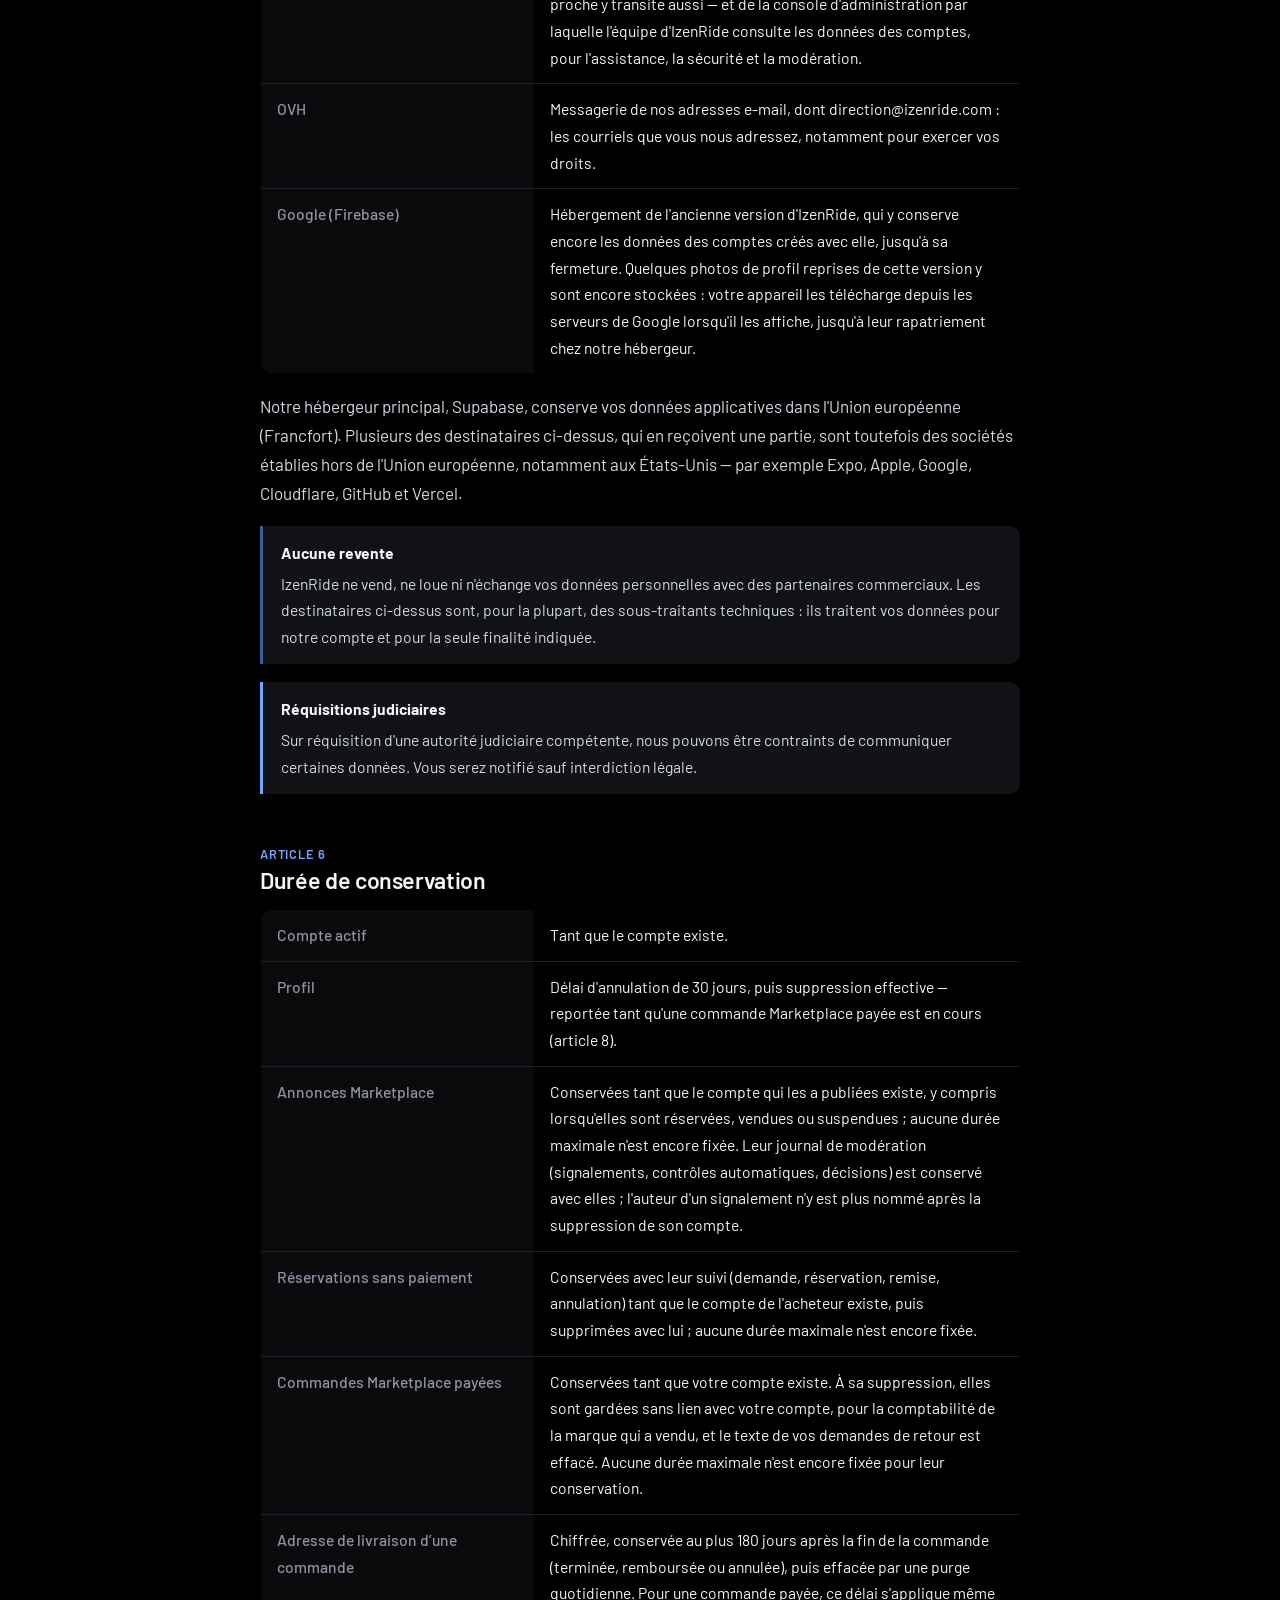
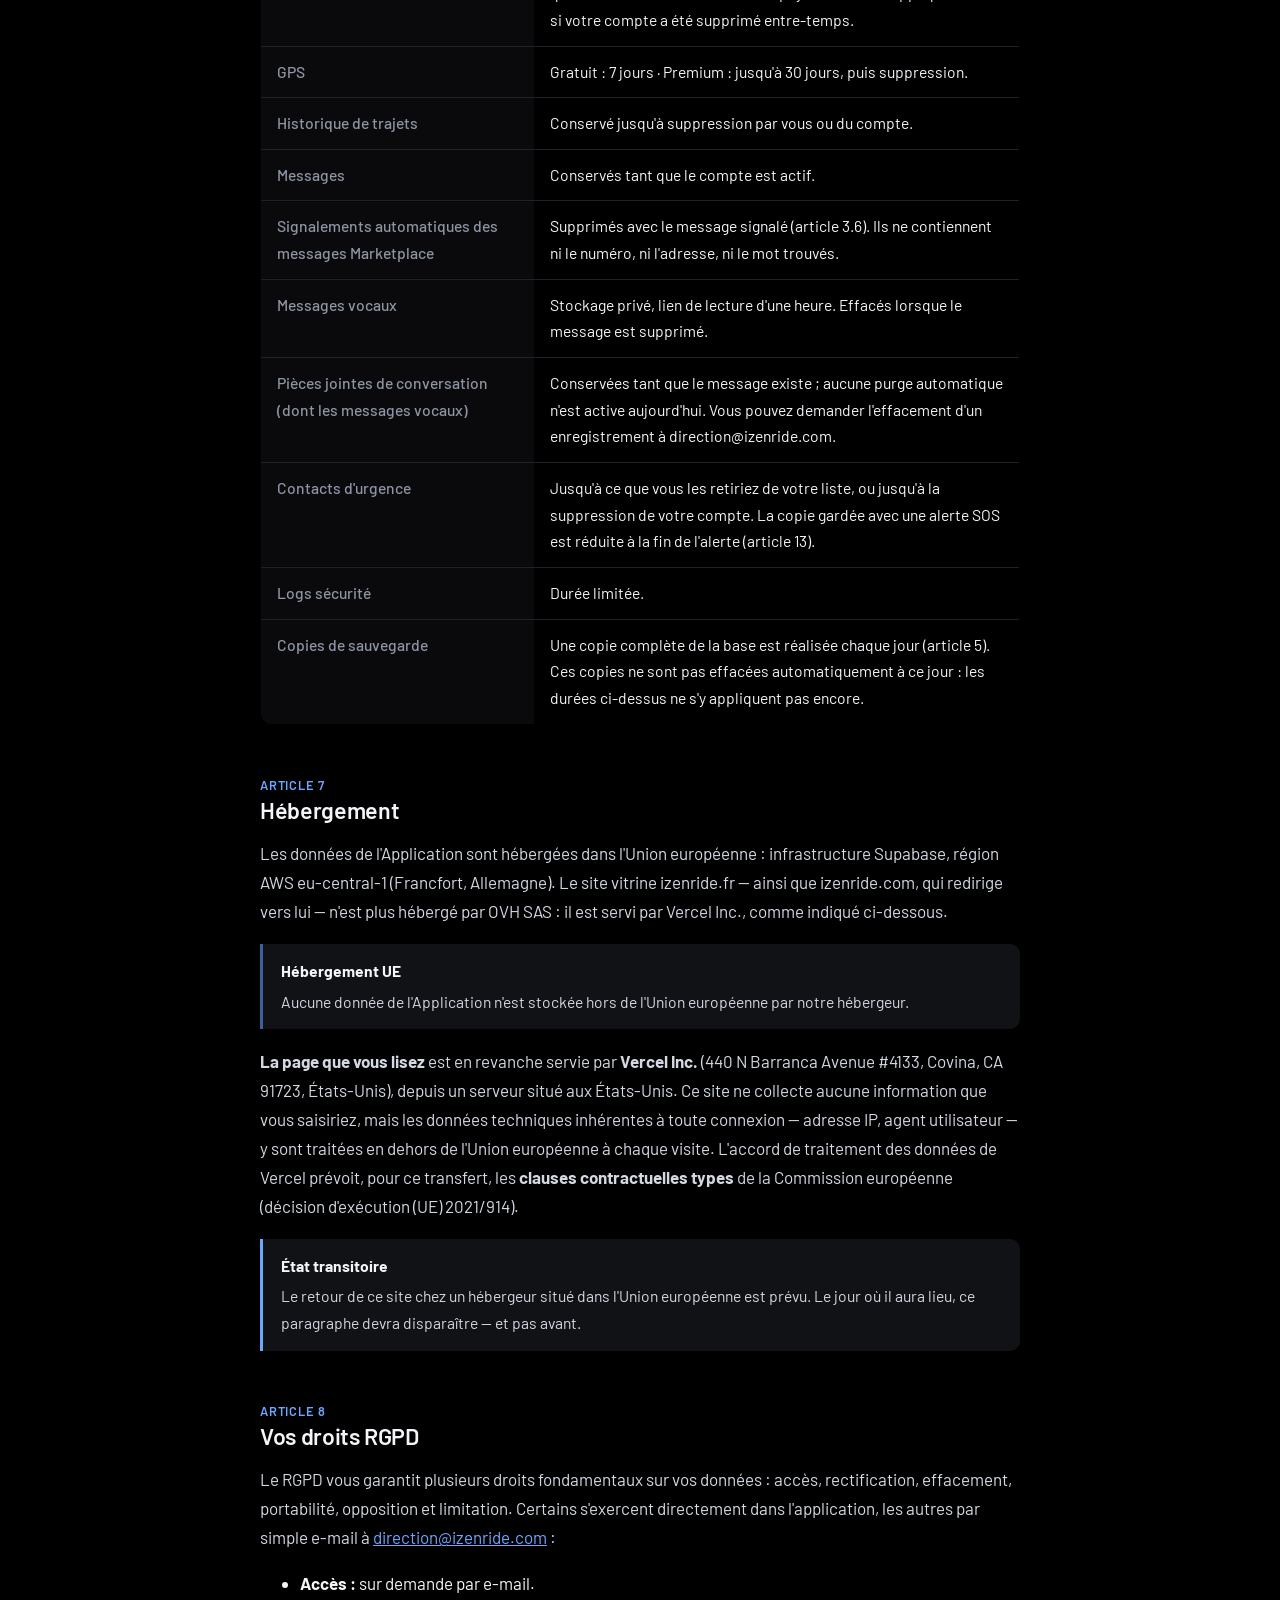
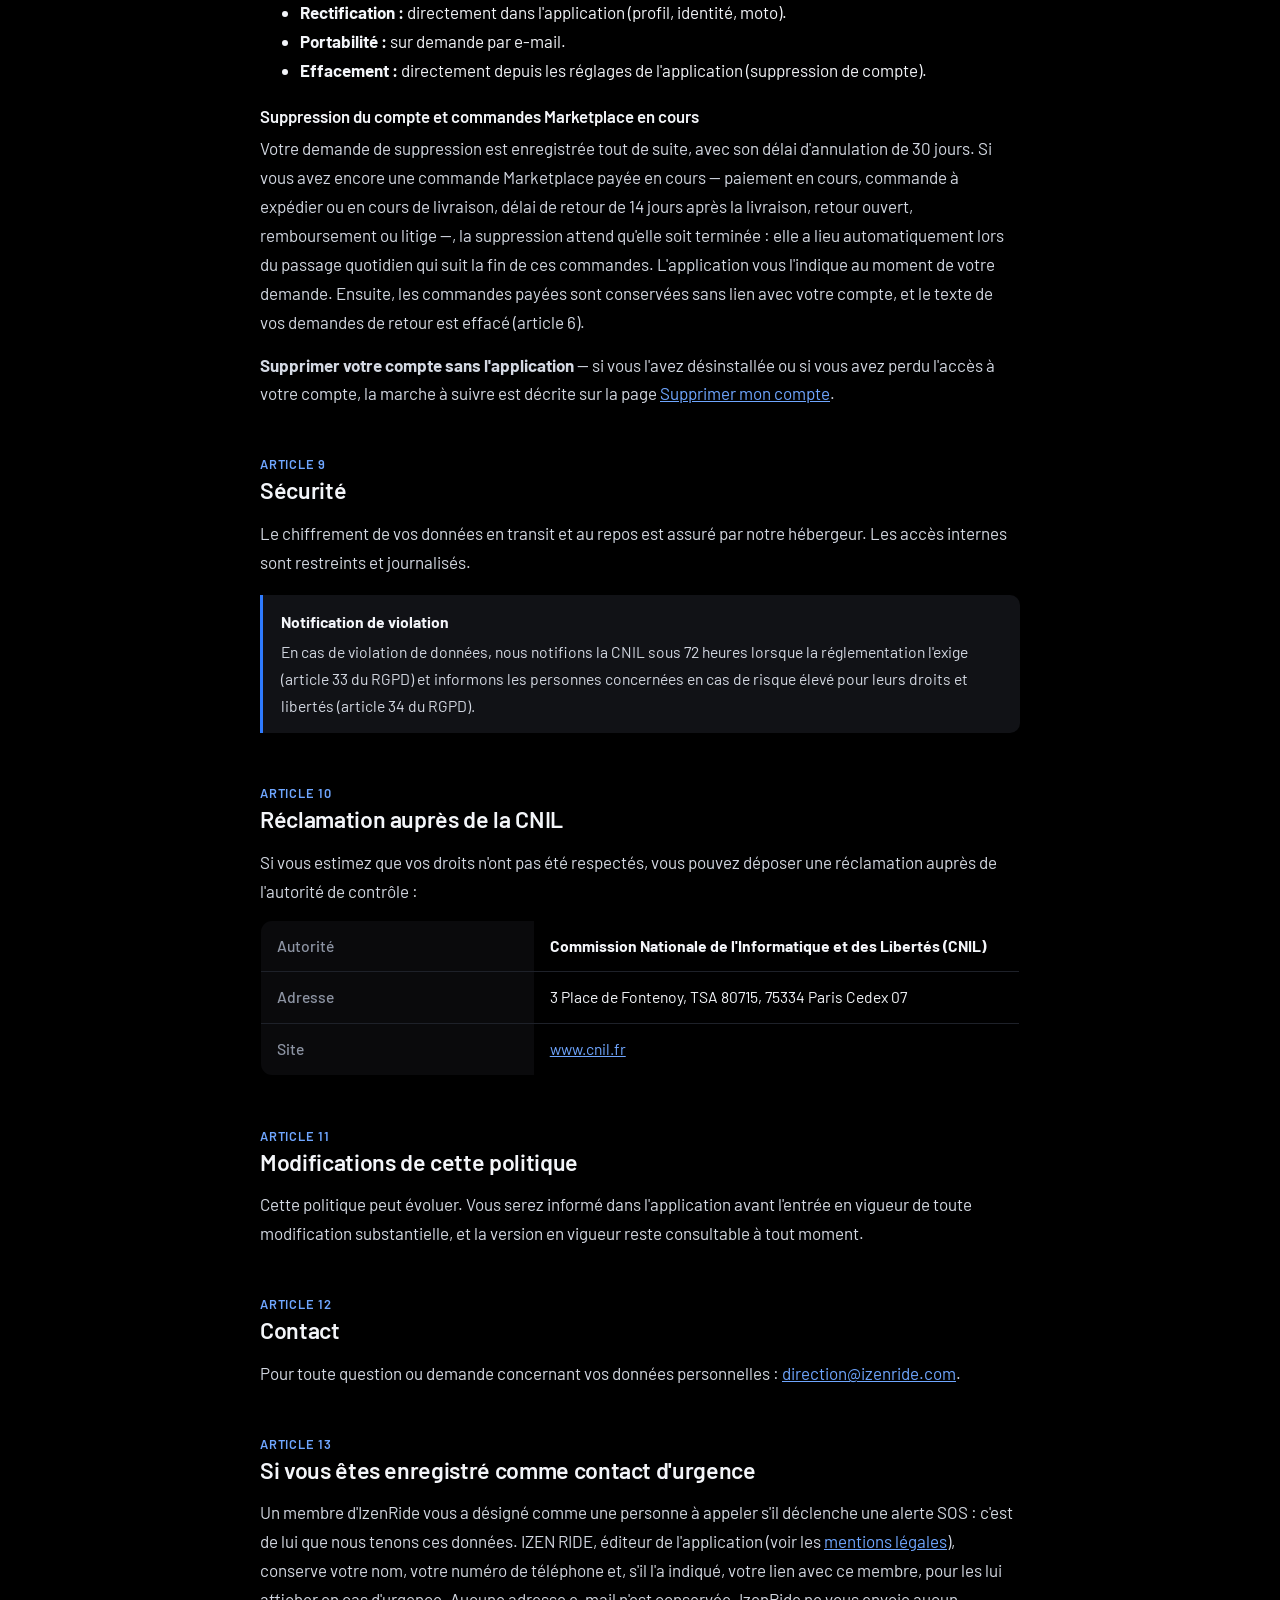
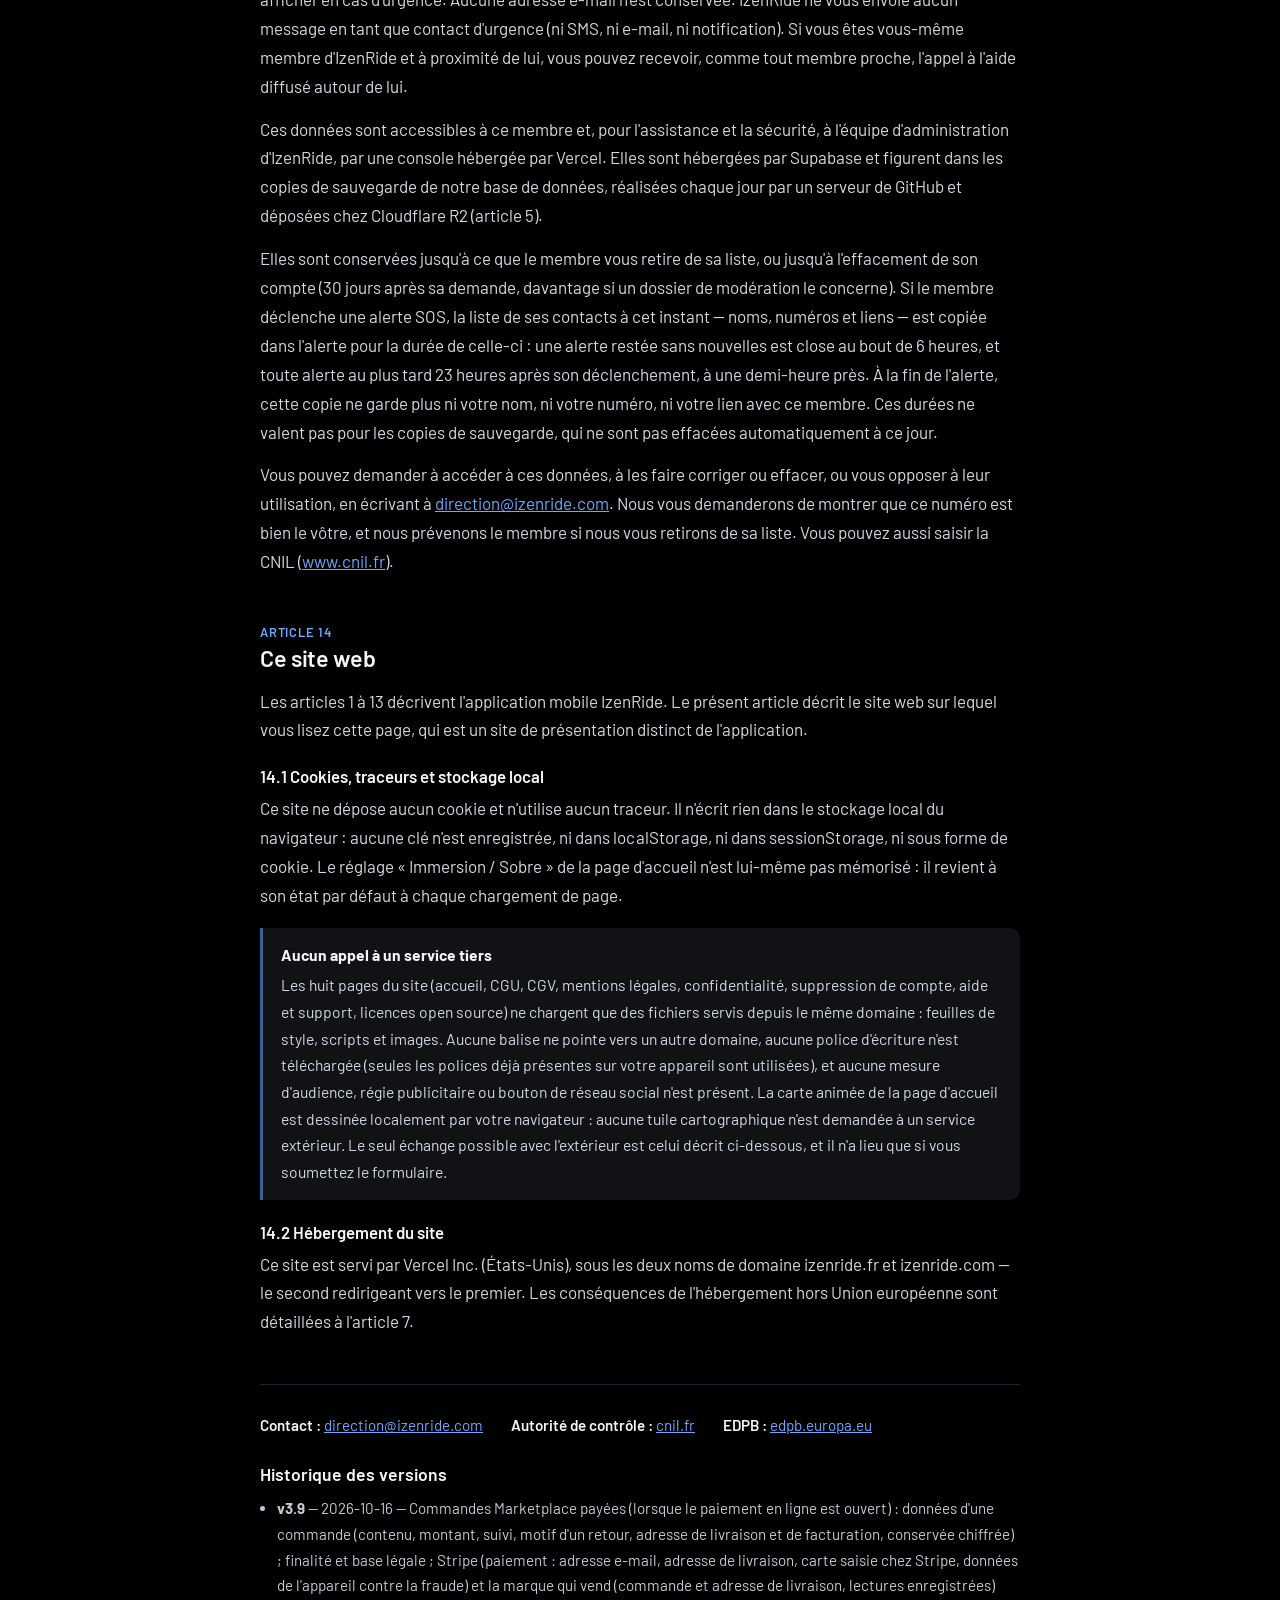
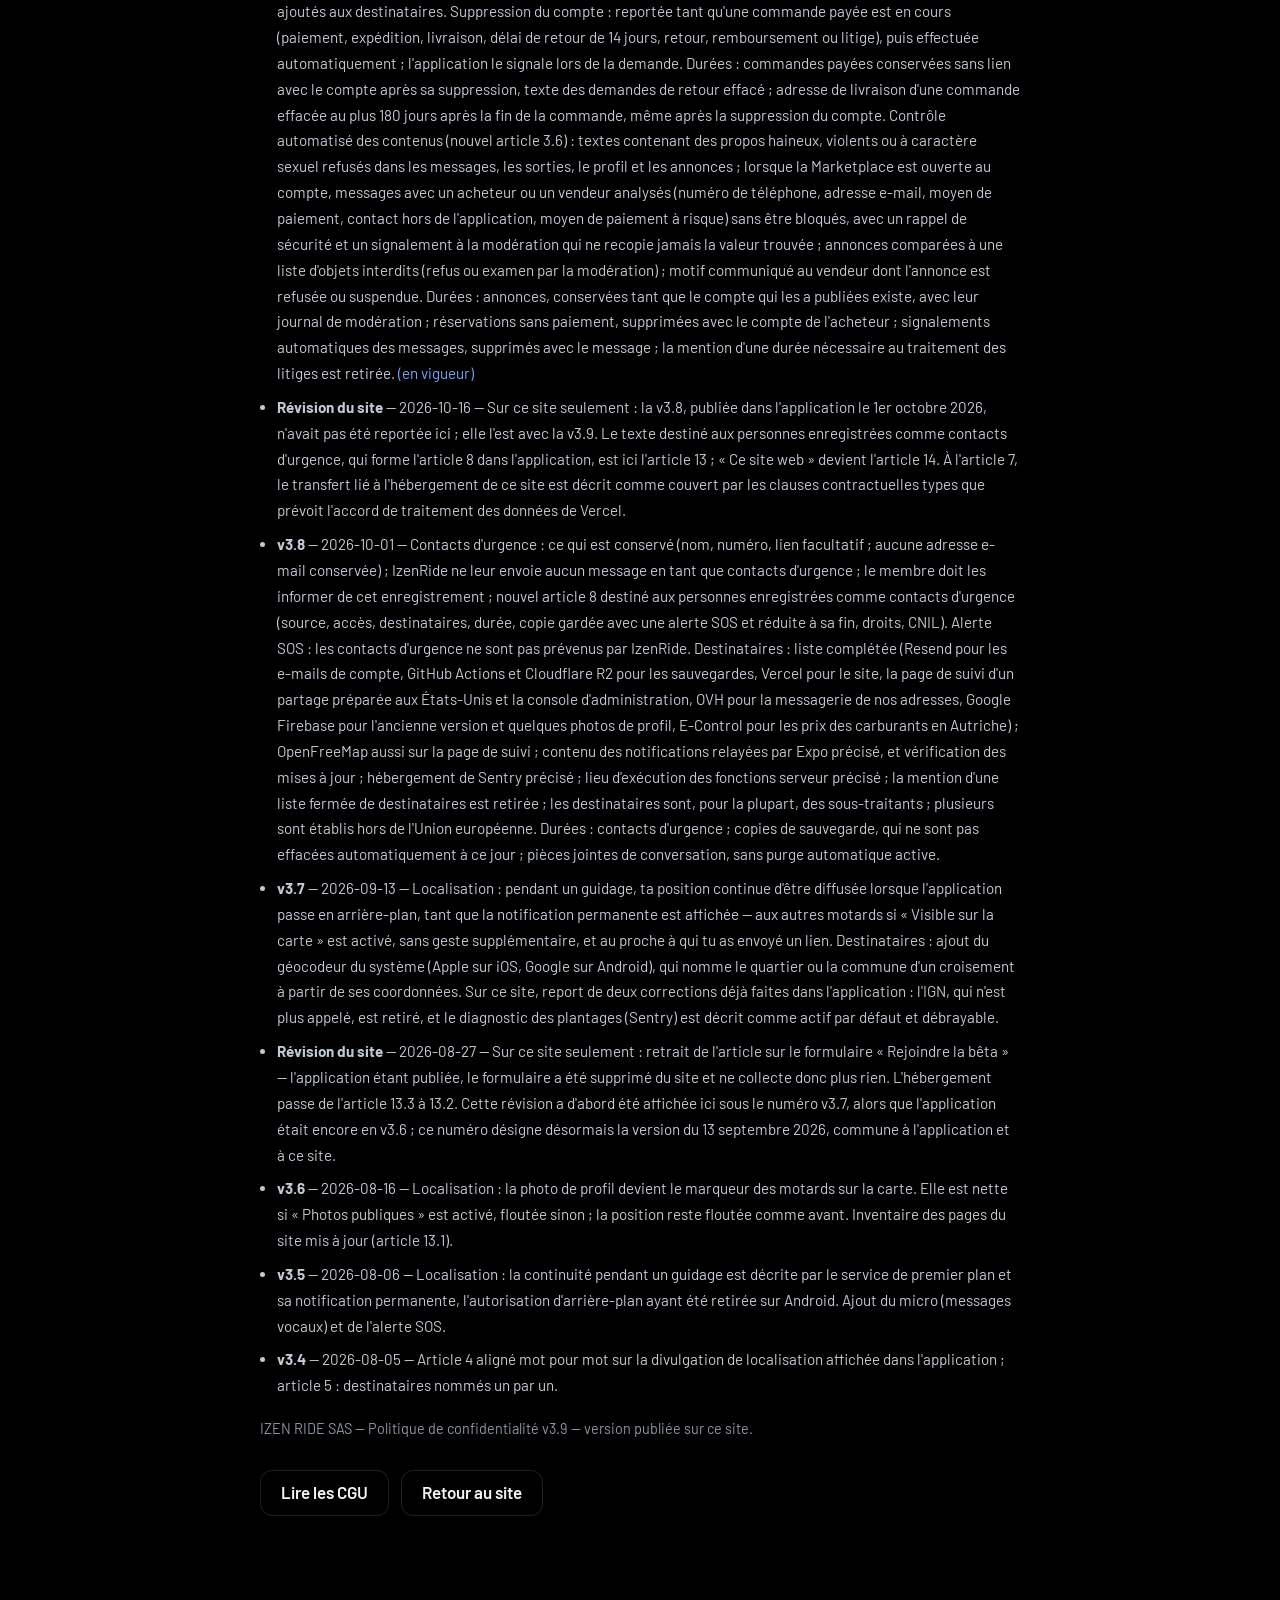
<file: confidentialite.html>
<!doctype html>
<html lang="fr">
<head>
<meta charset="utf-8">
<meta name="viewport" content="width=device-width, initial-scale=1, viewport-fit=cover">
<title>Politique de confidentialité — IzenRide</title>
<meta name="description" content="Politique de confidentialité de l'application IzenRide (v3.9, en vigueur au 16 octobre 2026).">
<meta name="theme-color" content="#000000">
<link rel="canonical" href="https://izenride.fr/confidentialite.html">
<meta property="og:type" content="website">
<meta property="og:site_name" content="IzenRide">
<meta property="og:locale" content="fr_FR">
<meta property="og:title" content="Politique de confidentialité — IzenRide">
<meta property="og:description" content="Politique de confidentialité de l'application IzenRide (v3.9, en vigueur au 16 octobre 2026).">
<meta property="og:url" content="https://izenride.fr/confidentialite.html">
<meta property="og:image" content="https://izenride.fr/assets/img/og-izenride.jpg">
<meta name="twitter:card" content="summary_large_image">
<script type="application/ld+json">{"@context": "https://schema.org", "@type": "BreadcrumbList", "itemListElement": [{"@type": "ListItem", "position": 1, "name": "IzenRide", "item": "https://izenride.fr/"}, {"@type": "ListItem", "position": 2, "name": "Politique de confidentialité", "item": "https://izenride.fr/confidentialite.html"}]}</script>
<link rel="icon" href="/favicon.ico" sizes="any">
<link rel="icon" type="image/png" sizes="32x32" href="assets/img/favicon-32.png">
<link rel="apple-touch-icon" href="assets/img/apple-touch-icon.png">
<link rel="stylesheet" href="assets/css/fonts.css?v=20261020">
<link rel="stylesheet" href="assets/css/legal.css?v=20261020">
<script defer src="https://izeninfo.fr/stats/t.js" data-site="izenride"></script>
</head>
<body>
<header class="top">
  <div class="wrap">
    <a class="brand" href="index.html" aria-label="IzenRide, accueil"><img src="assets/img/logo.png" alt="" width="32" height="32"><span>Izen<b>Ride</b></span></a>
    <nav aria-label="Documents légaux">
      <a href="cgu.html">CGU</a>
      <a href="cgv.html">CGV</a>
      <a href="mentions-legales.html">Mentions légales</a>
      <a href="confidentialite.html" aria-current="page">Confidentialité</a>
    </nav>
  </div>
</header>
<main class="doc-page">
<article class="doc">

  <header class="doc__head">
    <span class="doc__pill">En vigueur</span>
    <h1 class="doc__title">Politique de confidentialité</h1>
    <p class="doc__sub">Conforme RGPD</p>
    <div class="doc__meta">
      <span><b>Version</b><i>v3.9</i></span>
      <span><b>Dernière mise à jour</b><i>16 octobre 2026</i></span>
      <span><b>Droit applicable</b><i>RGPD · UE</i></span>
      <span><b>Lecture</b><i>~10 min</i></span>
    </div>
  </header>

  <nav class="toc" aria-label="Sommaire">
    <h2>Sommaire</h2>
    <ol>
      <li><a href="#responsable">Responsable du traitement</a></li>
      <li><a href="#donnees">Données collectées</a></li>
      <li><a href="#finalites">Finalités</a></li>
      <li><a href="#localisation">Localisation</a></li>
      <li><a href="#destinataires">Destinataires</a></li>
      <li><a href="#conservation">Durée de conservation</a></li>
      <li><a href="#hebergement">Hébergement</a></li>
      <li><a href="#droits">Vos droits RGPD</a></li>
      <li><a href="#securite">Sécurité</a></li>
      <li><a href="#cnil">Réclamation CNIL</a></li>
      <li><a href="#modifications">Modifications</a></li>
      <li><a href="#contact">Contact</a></li>
      <li><a href="#contacts-urgence">Si vous êtes enregistré comme contact d'urgence</a></li>
      <li><a href="#site">Ce site web</a></li>
    </ol>
  </nav>

  <article id="responsable">
    <h3><span class="art-num">Article 1</span>Responsable du traitement</h3>
    <table class="info-card">
      <tbody>
        <tr><th>Société</th><td><strong>IZEN RIDE</strong>, société par actions simplifiée (SAS) au capital de 1 000 €</td></tr>
        <tr><th>SIREN</th><td><span class="mono">981 848 922</span> — RCS Marseille</td></tr>
        <tr><th>Siège social</th><td>4 rue Massilie, 13420 Gémenos, France</td></tr>
        <tr><th>Référent données</th><td><a href="mailto:direction@izenride.com">direction@izenride.com</a></td></tr>
      </tbody>
    </table>
    <p>IZEN RIDE traite vos données personnelles conformément au Règlement général sur la protection des données (RGPD, UE 2016/679) et à la loi Informatique et Libertés.</p>
  </article>

  <article id="donnees">
    <h3><span class="art-num">Article 2</span>Données collectées</h3>
    <p>Les principales catégories de données rattachées à un compte sont :</p>
    <ul>
      <li><b>Profil :</b> identifiants (prénom, nom, date de naissance, e-mail), photos, biographie, motos renseignées dans le garage.</li>
      <li><b>Localisation (GPS) :</b> positions collectées pendant l'utilisation de l'application ; pendant un guidage, la collecte et le partage de votre position se poursuivent lorsque l'application passe en arrière-plan, tant que la notification permanente du guidage est affichée (voir l'article 4). Supprimées après 7 à 30 jours selon votre offre (voir la durée de conservation à l'article 6).</li>
      <li><b>Adresse du domicile :</b> facultative, saisie par vos soins pour définir une zone de confidentialité — elle sert à masquer vos abords immédiats sur la carte, et n'est jamais montrée aux autres membres.</li>
      <li><b>Messages :</b> conversations entre membres, chiffrées en transit.</li>
      <li><b>Micro et messages vocaux :</b> le micro n'est sollicité que lorsque vous enregistrez un message vocal dans une conversation : un appui démarre l'enregistrement, un second l'arrête et l'envoie, et il s'arrête seul au bout de deux minutes. L'enregistrement est déposé chez notre hébergeur dans un espace de stockage privé : il n'est lisible que par les participants de la conversation, au moyen d'un lien signé valable une heure. Sa durée de conservation est celle des pièces jointes de conversation, indiquée à l'article 6. Le micro n'est utilisé ni pour la navigation, ni en arrière-plan, ni à aucun autre moment.</li>
      <li><b>Contacts d'urgence :</b> les proches que tu enregistres pour pouvoir les appeler en cas d'urgence : nom, numéro de téléphone et, si tu l'indiques, ton lien avec eux. Aucune adresse e-mail n'est conservée, même saisie depuis une ancienne version de l'application. IzenRide ne leur envoie aucun message en tant que contacts d'urgence (ni SMS, ni e-mail, ni notification) : en cas de SOS, c'est à toi de les appeler. Tu dois les informer de cet enregistrement ; l'article 13 leur est destiné.</li>
      <li><b>Marketplace</b> (lorsque la fonction est activée sur votre version) <b>:</b> annonces publiées et interactions liées.</li>
      <li><b>Commandes Marketplace :</b> lorsque le paiement en ligne est ouvert sur votre version et que vous achetez une pièce à une marque : le contenu, le montant et le suivi de la commande (paiement, expédition, livraison, retour, remboursement, litige), le motif que vous écrivez si vous demandez un retour, et l'adresse de livraison — et de facturation, si elle diffère — que vous indiquez, avec le nom du destinataire et, si vous le donnez, un numéro de téléphone. L'adresse jointe à une commande est conservée chiffrée. Votre carte bancaire est saisie dans le formulaire de paiement de Stripe : IzenRide ne la voit pas.</li>
      <li><b>Données techniques :</b> identifiants d'appareil et de session, jetons de notification, journaux de sécurité.</li>
    </ul>
  </article>

  <article id="finalites">
    <h3><span class="art-num">Article 3</span>Finalités du traitement</h3>
    <p>Vos données sont traitées exclusivement pour les finalités suivantes, conformément à l'article 6 du RGPD.</p>
    <h4>3.1 Fonctionnement du service</h4>
    <p>Création de compte, authentification, matching, événements, marketplace lorsqu'elle est activée sur votre version, chat. Base légale : exécution du contrat.</p>
    <h4>3.2 Sécurité et lutte contre la fraude</h4>
    <p>Détection des comportements anormaux, modération, prévention des usurpations. Base légale : intérêt légitime.</p>
    <h4>3.3 Statistiques anonymes</h4>
    <p>Mesure d'audience anonymisée pour améliorer le produit. Base légale : consentement explicite (révocable).</p>
    <h4>3.4 Micro — messages vocaux</h4>
    <p>Le micro n'est activé que pendant l'enregistrement d'un message vocal : dans une conversation, un appui sur le bouton micro démarre l'enregistrement, un second l'arrête et l'envoie, et il s'arrête seul au bout de 2 minutes. L'enregistrement part dans un espace de stockage privé et n'est lisible que par les participants de cette conversation, au moyen d'un lien temporaire valable une heure. Il n'est pas analysé automatiquement et ne sert à rien d'autre ; supprimer le message efface aussi l'enregistrement. Base légale : exécution du contrat.</p>
    <h4>3.5 Commandes Marketplace</h4>
    <p>Lorsque le paiement en ligne est ouvert sur votre version, la Marketplace vous permet d'acheter et de payer des pièces vendues par des marques. Nous traitons alors votre commande pour son paiement, sa transmission à la marque qui vend afin qu'elle l'expédie, son suivi, et les retours, remboursements et litiges qui s'y rapportent. Base légale : exécution du contrat. Après la suppression de votre compte, les commandes payées sont conservées sans lien avec votre compte, pour la comptabilité de la marque qui a vendu (article 6).</p>
    <h4>3.6 Contrôle automatisé des contenus</h4>
    <p>Certains textes sont vérifiés automatiquement au moment où vous les enregistrez. Dans les messages, les fils de discussion des sorties, votre pseudo et votre présentation, vos sorties et vos annonces, un texte qui contient un terme d'une liste de propos haineux, violents ou à caractère sexuel est refusé : il n'est pas enregistré. Lorsque la Marketplace est ouverte à votre compte, les messages échangés avec un acheteur ou un vendeur sont en outre analysés pour y repérer un numéro de téléphone, une adresse e-mail, un moyen de paiement, une invitation à poursuivre l'échange hors de l'application ou un moyen de paiement souvent utilisé dans les arnaques. Le message est envoyé normalement : l'application vous affiche un rappel de sécurité, et un signalement est enregistré pour l'équipe de modération, qui peut lire le message pour en juger. Ce signalement indique le message et le type de contenu repéré, jamais le numéro, l'adresse ou le mot trouvés. Le titre et la description d'une annonce sont aussi comparés à une liste d'objets interdits (armes, stupéfiants, détecteurs de radars, faux documents, contrefaçons…) : l'annonce est refusée pour un objet illégal, ou soumise à l'examen de la modération pour d'autres cas (pièce présentée comme volée, débridage, pièce non homologuée…), ce qui est noté dans le journal de modération de l'annonce. Si la modération refuse ou suspend votre annonce, vous en êtes informé avec le motif. Ces contrôles servent à la sécurité des membres et à la modération. Base légale : intérêt légitime.</p>
  </article>

  <article id="localisation">
    <h3><span class="art-num">Article 4</span>Localisation</h3>
    <p>IzenRide collecte des données de localisation afin d'afficher les motards proches de toi, de détecter les croisements et d'assurer le guidage GPS.</p>
    <div class="callout callout--warn">
      <b>Pendant un guidage, en arrière-plan</b>
      Pendant un guidage, la collecte se poursuit lorsque l'application passe en arrière-plan : les instructions continuent, et ta position continue d'être partagée dans les mêmes conditions qu'à l'écran — aux autres motards si tu l'as autorisé, et au proche à qui tu as envoyé un lien. Une notification permanente te le signale, et elle disparaît dès que tu arrêtes le guidage.
    </div>
    <p>Sur Android, cette continuité repose sur un service de premier plan, matérialisé par cette notification. L'application n'y déclare ni ne demande l'autorisation de localisation en arrière-plan (<code>ACCESS_BACKGROUND_LOCATION</code>) : hors d'un guidage en cours, aucune position n'est relevée lorsque l'application est fermée.</p>
    <p>Sur iOS, l'application déclare le mode d'arrière-plan « localisation » et ne demande que l'autorisation d'accéder à ta position lorsque l'app est active : pendant un guidage, iOS affiche son indicateur de localisation tant que la collecte se poursuit, et hors d'un guidage aucune position n'est relevée lorsque l'application est fermée. Tu peux retirer cette autorisation à tout moment dans les réglages du système.</p>
    <p>Ta position n'est visible par d'autres membres que si tu l'autorises. Elle n'est ni vendue ni transmise à des tiers à des fins publicitaires. Tu peux retirer cet accès à tout moment dans les Réglages.</p>
    <div class="callout callout--info">
      <b>Pendant un guidage, ce réglage suffit</b>
      Pendant un guidage GPS, ce consentement suffit à lui seul : dès que « Visible sur la carte » est activé dans Réglages › Confidentialité, ta position est diffusée aux autres motards pendant le trajet, sans geste supplémentaire. L'écran de guidage te le signale en permanence — « Tu es visible sur la carte » — et le même bandeau porte un bouton qui coupe cette diffusion pour le trajet en cours, d'un seul appui. Cette diffusion suit la collecte décrite ci-dessus : elle se poursuit lorsque l'application passe en arrière-plan, aussi longtemps que la notification permanente du guidage reste affichée, et elle s'arrête avec elle ; si cette notification ne peut pas être affichée, la diffusion s'interrompt dès que l'application n'est plus au premier plan. La coupure vaut pour le trajet en cours — au trajet suivant, le bandeau t'indique à nouveau que tu es visible.
    </div>
    <h4>4.1 Qui reçoit votre position</h4>
    <p>Afficher une carte, calculer un itinéraire, traduire une adresse en coordonnées ou nommer le quartier où a eu lieu un croisement suppose d'interroger des services de cartographie extérieurs, et donc de leur transmettre votre position, le lieu de ce croisement ou la zone que vous consultez. Le détail figure à l'article 5.</p>
    <h4>4.2 Alerte SOS</h4>
    <p>Le déclenchement d'une alerte SOS transmet ta position aux membres proches. Tes contacts d'urgence ne sont pas prévenus par IzenRide : c'est à toi de les appeler. Ce que l'alerte conserve à leur sujet est décrit à l'article 13.</p>
    <h4>4.3 Ta photo sur la carte</h4>
    <p>Sur la carte, les motards proches de toi apparaissent avec leur photo de profil, et la tienne les représente auprès d'eux. Elle n'est visible que des membres qui te voient déjà sur la carte : si tu t'en retires, personne ne la voit. Elle s'affiche nette tant que tu laisses « Photos publiques » activé dans Réglages › Confidentialité ; si tu le désactives, seule ta photo floutée leur est envoyée. Ta position, elle, reste floutée selon le niveau que tu as choisi — cette option ne change que ta photo.</p>
  </article>

  <article id="destinataires">
    <h3><span class="art-num">Article 5</span>Destinataires et sous-traitants</h3>
    <p>Les destinataires de vos données, et ce que chacun reçoit. Chaque ligne correspond à un service appelé par l'application, nos fonctions serveur, notre site ou nos sauvegardes. Une ligne marquée « lorsque la fonction est activée » décrit un service prévu par le code, qui ne reçoit rien tant que cette fonction n'est pas activée.</p>
    <table class="info-card">
      <tbody>
        <tr><th>Supabase</th><td>Hébergeur : compte, profil, messages, contenus, et ta localisation — positions, trajets enregistrés, alertes SOS —, conservés dans l’UE — AWS eu-central-1 (Francfort). C’est aussi le proxy serveur cité plus bas : nos fonctions serveur s’exécutent dans la région de Supabase la plus proche de qui les appelle (votre appareil, ou le serveur de notre site), qui peut se trouver hors de l’Union européenne — pour un appel depuis la France, Zurich (Suisse).</td></tr>
        <tr><th>OpenFreeMap</th><td>Fonds de carte : les tuiles demandées révèlent la zone que vous consultez — dans l’application, et sur la page de suivi qu’ouvre le proche à qui vous partagez votre position.</td></tr>
        <tr><th>GraphHopper</th><td>France et étranger — itinéraires : départ, arrivée et étapes. Via notre proxy serveur.</td></tr>
        <tr><th>Google (Places)</th><td>Recherche de lieux : texte saisi et position de référence. Via notre proxy serveur.</td></tr>
        <tr><th>E-Control (Autriche)</th><td>Prix des carburants en Autriche : les coordonnées du point autour duquel vous cherchez des stations-service, lorsque ce point se trouve en Autriche ou à ses abords. Via notre proxy serveur.</td></tr>
        <tr><th>Projet OpenStreetMap</th><td>Nominatim : conversion d'une position en adresse lisible. Appelé directement depuis l'appareil, sans passer par notre proxy — seules vos coordonnées sont transmises, ni votre itinéraire ni le texte que vous saisissez.</td></tr>
        <tr><th>Apple / Google (géocodeur du système)</th><td>Géocodeur intégré au téléphone — celui d'Apple sur iOS, celui de Google sur Android. Pour afficher où ont eu lieu vos croisements, l'application lui transmet les seules coordonnées du lieu de chaque croisement — ni votre identité, ni celle de l'autre motard — et n'en garde que le nom du quartier ou de la commune, jamais la rue. Appelé directement depuis l'appareil, sans passer par notre proxy.</td></tr>
        <tr><th>Algolia</th><td>Moteur de recherche de profils, lorsque la fonction est activée sur votre version : pseudo, prénom, ville, description, photos, moto — et les coordonnées de votre ville, jamais votre position en temps réel.</td></tr>
        <tr><th>Expo, puis Apple / Google</th><td>Remise des notifications : jeton de notification et contenu de la notification — par exemple le prénom ou le pseudo d’un autre membre, le titre d’une sortie et, si elle est annulée, le mot de son organisateur, ou les 80 premiers caractères d’un message ; pour une alerte SOS, la position de la personne qui la déclenche, sa précision et un lien de carte (Google Maps) — ainsi que des identifiants techniques (compte, conversation, alerte), relayés vers APNs (Apple) ou FCM (Google). À chaque lancement, l’application demande aussi à Expo si une mise à jour est disponible : cette demande porte un identifiant d’installation et la version de l’application.</td></tr>
        <tr><th>Sentry</th><td>Diagnostic des plantages, actif par défaut au titre de l'intérêt légitime et débrayable dans Réglages › Consentements : trace d'erreur, fil des dernières actions dans l'app, modèle d'appareil, version. Sans données personnelles directes. Les traces de performance, elles, ne partent que si vous activez les statistiques (désactivées par défaut). Hébergement : Union européenne.</td></tr>
        <tr><th>RevenueCat et les stores</th><td>Abonnement Premium, lorsque la fonction est activée sur votre version : identifiant de compte et statut d'abonnement. Le paiement lui-même reste chez Apple ou Google.</td></tr>
        <tr><th>Stripe</th><td>Paiement des commandes Marketplace, lorsque le paiement en ligne est ouvert sur votre version : votre adresse e-mail, l'adresse de livraison de la commande (nom du destinataire, adresse et, si vous l'avez donné, numéro de téléphone), le montant et des identifiants techniques de l'achat ; la carte bancaire que vous saisissez dans le formulaire de paiement de Stripe, qu'IzenRide ne voit pas, et des données de votre appareil que Stripe utilise pour lutter contre la fraude et pour l'authentification de votre banque. Le paiement est enregistré sur le compte Stripe de la marque qui vend, qui y voit votre adresse e-mail et l'adresse de livraison.</td></tr>
        <tr><th>La marque qui vous vend</th><td>Lorsque le paiement en ligne est ouvert sur votre version, la marque à qui vous achetez une pièce reçoit votre commande (pièces, montant, suivi, demandes de retour) et, pour l'expédier, l'adresse de livraison ; votre adresse e-mail lui parvient par son compte Stripe. Du côté de la marque, seuls ses membres habilités peuvent lire l'adresse dans IzenRide, une fois la commande payée ; chaque lecture est enregistrée, et l'adresse ne leur est plus accessible 180 jours après la fin de la commande. Ce que la marque a déjà reçu de son côté, notamment dans son compte Stripe, relève de sa propre conservation.</td></tr>
        <tr><th>Resend</th><td>Envoi des e-mails liés à votre compte (confirmation d'adresse, réinitialisation du mot de passe) : votre adresse e-mail et le lien ou le code que contient le message.</td></tr>
        <tr><th>GitHub (Actions) et Cloudflare (R2)</th><td>Sauvegardes : chaque jour, un serveur de GitHub réalise une copie complète de notre base de données — donc de toutes les données décrites dans cette politique — et la dépose dans un espace de stockage Cloudflare R2. Ces copies ne sont pas effacées automatiquement à ce jour (article 6).</td></tr>
        <tr><th>Vercel</th><td>Hébergement de notre site — dont la page de suivi qu’ouvre le proche à qui vous partagez votre position, préparée par ses serveurs aux États-Unis à partir de votre prénom ou pseudo, de votre photo de profil, de votre position (avec votre vitesse et votre cap) et, pendant un guidage, de votre destination, de votre itinéraire et de vos étapes ; le code à cinq chiffres que tape ce proche y transite aussi — et de la console d'administration par laquelle l'équipe d'IzenRide consulte les données des comptes, pour l'assistance, la sécurité et la modération.</td></tr>
        <tr><th>OVH</th><td>Messagerie de nos adresses e-mail, dont direction@izenride.com : les courriels que vous nous adressez, notamment pour exercer vos droits.</td></tr>
        <tr><th>Google (Firebase)</th><td>Hébergement de l'ancienne version d'IzenRide, qui y conserve encore les données des comptes créés avec elle, jusqu'à sa fermeture. Quelques photos de profil reprises de cette version y sont encore stockées : votre appareil les télécharge depuis les serveurs de Google lorsqu'il les affiche, jusqu'à leur rapatriement chez notre hébergeur.</td></tr>
      </tbody>
    </table>
    <p>Notre hébergeur principal, Supabase, conserve vos données applicatives dans l'Union européenne (Francfort). Plusieurs des destinataires ci-dessus, qui en reçoivent une partie, sont toutefois des sociétés établies hors de l'Union européenne, notamment aux États-Unis — par exemple Expo, Apple, Google, Cloudflare, GitHub et Vercel.</p>
    <div class="callout callout--ok">
      <b>Aucune revente</b>
      IzenRide ne vend, ne loue ni n'échange vos données personnelles avec des partenaires commerciaux. Les destinataires ci-dessus sont, pour la plupart, des sous-traitants techniques : ils traitent vos données pour notre compte et pour la seule finalité indiquée.
    </div>
    <div class="callout callout--critical">
      <b>Réquisitions judiciaires</b>
      Sur réquisition d'une autorité judiciaire compétente, nous pouvons être contraints de communiquer certaines données. Vous serez notifié sauf interdiction légale.
    </div>
  </article>

  <article id="conservation">
    <h3><span class="art-num">Article 6</span>Durée de conservation</h3>
    <table class="info-card">
      <tbody>
        <tr><th>Compte actif</th><td>Tant que le compte existe.</td></tr>
        <tr><th>Profil</th><td>Délai d'annulation de 30 jours, puis suppression effective — reportée tant qu'une commande Marketplace payée est en cours (article 8).</td></tr>
        <tr><th>Annonces Marketplace</th><td>Conservées tant que le compte qui les a publiées existe, y compris lorsqu'elles sont réservées, vendues ou suspendues ; aucune durée maximale n'est encore fixée. Leur journal de modération (signalements, contrôles automatiques, décisions) est conservé avec elles ; l'auteur d'un signalement n'y est plus nommé après la suppression de son compte.</td></tr>
        <tr><th>Réservations sans paiement</th><td>Conservées avec leur suivi (demande, réservation, remise, annulation) tant que le compte de l'acheteur existe, puis supprimées avec lui ; aucune durée maximale n'est encore fixée.</td></tr>
        <tr><th>Commandes Marketplace payées</th><td>Conservées tant que votre compte existe. À sa suppression, elles sont gardées sans lien avec votre compte, pour la comptabilité de la marque qui a vendu, et le texte de vos demandes de retour est effacé. Aucune durée maximale n'est encore fixée pour leur conservation.</td></tr>
        <tr><th>Adresse de livraison d’une commande</th><td>Chiffrée, conservée au plus 180 jours après la fin de la commande (terminée, remboursée ou annulée), puis effacée par une purge quotidienne. Pour une commande payée, ce délai s'applique même si votre compte a été supprimé entre-temps.</td></tr>
        <tr><th>GPS</th><td>Gratuit : 7 jours · Premium : jusqu'à 30 jours, puis suppression.</td></tr>
        <tr><th>Historique de trajets</th><td>Conservé jusqu'à suppression par vous ou du compte.</td></tr>
        <tr><th>Messages</th><td>Conservés tant que le compte est actif.</td></tr>
        <tr><th>Signalements automatiques des messages Marketplace</th><td>Supprimés avec le message signalé (article 3.6). Ils ne contiennent ni le numéro, ni l'adresse, ni le mot trouvés.</td></tr>
        <tr><th>Messages vocaux</th><td>Stockage privé, lien de lecture d'une heure. Effacés lorsque le message est supprimé.</td></tr>
        <tr><th>Pièces jointes de conversation (dont les messages vocaux)</th><td>Conservées tant que le message existe ; aucune purge automatique n'est active aujourd'hui. Vous pouvez demander l'effacement d'un enregistrement à direction@izenride.com.</td></tr>
        <tr><th>Contacts d'urgence</th><td>Jusqu'à ce que vous les retiriez de votre liste, ou jusqu'à la suppression de votre compte. La copie gardée avec une alerte SOS est réduite à la fin de l'alerte (article 13).</td></tr>
        <tr><th>Logs sécurité</th><td>Durée limitée.</td></tr>
        <tr><th>Copies de sauvegarde</th><td>Une copie complète de la base est réalisée chaque jour (article 5). Ces copies ne sont pas effacées automatiquement à ce jour : les durées ci-dessus ne s'y appliquent pas encore.</td></tr>
      </tbody>
    </table>
  </article>

  <article id="hebergement">
    <h3><span class="art-num">Article 7</span>Hébergement</h3>
    <!--
      🔴 CETTE PHRASE SE CONTREDISAIT AVEC CELLE D'EN DESSOUS, DANS LE MÊME
      ARTICLE. Elle disait « Le site vitrine izenride.com est hébergé par OVH
      SAS » trois lignes avant « la page que vous lisez est servie par Vercel
      Inc. » — or `izenride.com` est justement une redirection 308 vers
      `izenride.fr`, qui sert CETTE page. Deux affirmations opposées sur le même
      hébergeur, à quinze lignes d'écart, dans un document opposable.

      Mesuré le 2026-09-12 : izenride.com et izenride.fr résolvent tous deux en
      216.198.79.1 (Vercel), et `curl -sI https://izenride.com/` rend
      « 308 Permanent Redirect -> https://izenride.fr/ — Server: Vercel ».

      ⚠️ Le rôle qui RESTE chez OVH — courrier (MX mx0…mx4.mail.ovh.net) et zone
      DNS (NS ns107.ovh.net) — est nommé dans `mentions-legales.html`, article 2.
      Il n'a pas sa place ici : cet article-là parle d'HÉBERGEMENT DE DONNÉES,
      et y remettre « OVH » ferait revenir la confusion qu'on vient de retirer.
    -->
    <p>Les données de l'Application sont hébergées dans l'Union européenne : infrastructure Supabase, région AWS eu-central-1 (Francfort, Allemagne). Le site vitrine izenride.fr — ainsi que izenride.com, qui redirige vers lui — n'est plus hébergé par OVH SAS : il est servi par Vercel Inc., comme indiqué ci-dessous.</p>
    <div class="callout callout--ok">
      <b>Hébergement UE</b>
      Aucune donnée de l'Application n'est stockée hors de l'Union européenne par notre hébergeur.
    </div>
    <p><b>La page que vous lisez</b> est en revanche servie par <b>Vercel Inc.</b> (440 N Barranca Avenue #4133, Covina, CA 91723, États-Unis), depuis un serveur situé aux États-Unis. Ce site ne collecte aucune information que vous saisiriez, mais les données techniques inhérentes à toute connexion — adresse IP, agent utilisateur — y sont traitées en dehors de l'Union européenne à chaque visite. L'accord de traitement des données de Vercel prévoit, pour ce transfert, les <b>clauses contractuelles types</b> de la Commission européenne (décision d'exécution (UE) 2021/914).</p>
    <div class="callout callout--warn">
      <b>État transitoire</b>
      Le retour de ce site chez un hébergeur situé dans l'Union européenne est prévu. Le jour où il aura lieu, ce paragraphe devra disparaître — et pas avant.
    </div>
  </article>

  <article id="droits">
    <h3><span class="art-num">Article 8</span>Vos droits RGPD</h3>
    <p>Le RGPD vous garantit plusieurs droits fondamentaux sur vos données : accès, rectification, effacement, portabilité, opposition et limitation. Certains s'exercent directement dans l'application, les autres par simple e-mail à <a href="mailto:direction@izenride.com">direction@izenride.com</a> :</p>
    <ul>
      <li><b>Accès :</b> sur demande par e-mail.</li>
      <li><b>Rectification :</b> directement dans l'application (profil, identité, moto).</li>
      <li><b>Portabilité :</b> sur demande par e-mail.</li>
      <li><b>Effacement :</b> directement depuis les réglages de l'application (suppression de compte).</li>
    </ul>
    <h4>Suppression du compte et commandes Marketplace en cours</h4>
    <p>Votre demande de suppression est enregistrée tout de suite, avec son délai d'annulation de 30 jours. Si vous avez encore une commande Marketplace payée en cours — paiement en cours, commande à expédier ou en cours de livraison, délai de retour de 14 jours après la livraison, retour ouvert, remboursement ou litige —, la suppression attend qu'elle soit terminée : elle a lieu automatiquement lors du passage quotidien qui suit la fin de ces commandes. L'application vous l'indique au moment de votre demande. Ensuite, les commandes payées sont conservées sans lien avec votre compte, et le texte de vos demandes de retour est effacé (article 6).</p>
    <p><b>Supprimer votre compte sans l'application</b> — si vous l'avez désinstallée ou si vous avez perdu l'accès à votre compte, la marche à suivre est décrite sur la page <a href="suppression-compte.html">Supprimer mon compte</a>.</p>
  </article>

  <article id="securite">
    <h3><span class="art-num">Article 9</span>Sécurité</h3>
    <p>Le chiffrement de vos données en transit et au repos est assuré par notre hébergeur. Les accès internes sont restreints et journalisés.</p>
    <div class="callout callout--info">
      <b>Notification de violation</b>
      En cas de violation de données, nous notifions la CNIL sous 72 heures lorsque la réglementation l'exige (article 33 du RGPD) et informons les personnes concernées en cas de risque élevé pour leurs droits et libertés (article 34 du RGPD).
    </div>
  </article>

  <article id="cnil">
    <h3><span class="art-num">Article 10</span>Réclamation auprès de la CNIL</h3>
    <p>Si vous estimez que vos droits n'ont pas été respectés, vous pouvez déposer une réclamation auprès de l'autorité de contrôle :</p>
    <table class="info-card">
      <tbody>
        <tr><th>Autorité</th><td><strong>Commission Nationale de l'Informatique et des Libertés (CNIL)</strong></td></tr>
        <tr><th>Adresse</th><td>3 Place de Fontenoy, TSA 80715, 75334 Paris Cedex 07</td></tr>
        <tr><th>Site</th><td><a href="https://www.cnil.fr" target="_blank" rel="noopener noreferrer">www.cnil.fr</a></td></tr>
      </tbody>
    </table>
  </article>

  <article id="modifications">
    <h3><span class="art-num">Article 11</span>Modifications de cette politique</h3>
    <p>Cette politique peut évoluer. Vous serez informé dans l'application avant l'entrée en vigueur de toute modification substantielle, et la version en vigueur reste consultable à tout moment.</p>
  </article>

  <article id="contact">
    <h3><span class="art-num">Article 12</span>Contact</h3>
    <p>Pour toute question ou demande concernant vos données personnelles : <a href="mailto:direction@izenride.com">direction@izenride.com</a>.</p>
  </article>

  <article id="contacts-urgence">
    <h3><span class="art-num">Article 13</span>Si vous êtes enregistré comme contact d'urgence</h3>
    <p>Un membre d'IzenRide vous a désigné comme une personne à appeler s'il déclenche une alerte SOS : c'est de lui que nous tenons ces données. IZEN RIDE, éditeur de l'application (voir les <a href="mentions-legales.html">mentions légales</a>), conserve votre nom, votre numéro de téléphone et, s'il l'a indiqué, votre lien avec ce membre, pour les lui afficher en cas d'urgence. Aucune adresse e-mail n'est conservée. IzenRide ne vous envoie aucun message en tant que contact d'urgence (ni SMS, ni e-mail, ni notification). Si vous êtes vous-même membre d'IzenRide et à proximité de lui, vous pouvez recevoir, comme tout membre proche, l'appel à l'aide diffusé autour de lui.</p>
    <p>Ces données sont accessibles à ce membre et, pour l'assistance et la sécurité, à l'équipe d'administration d'IzenRide, par une console hébergée par Vercel. Elles sont hébergées par Supabase et figurent dans les copies de sauvegarde de notre base de données, réalisées chaque jour par un serveur de GitHub et déposées chez Cloudflare R2 (article 5).</p>
    <p>Elles sont conservées jusqu'à ce que le membre vous retire de sa liste, ou jusqu'à l'effacement de son compte (30 jours après sa demande, davantage si un dossier de modération le concerne). Si le membre déclenche une alerte SOS, la liste de ses contacts à cet instant — noms, numéros et liens — est copiée dans l'alerte pour la durée de celle-ci : une alerte restée sans nouvelles est close au bout de 6 heures, et toute alerte au plus tard 23 heures après son déclenchement, à une demi-heure près. À la fin de l'alerte, cette copie ne garde plus ni votre nom, ni votre numéro, ni votre lien avec ce membre. Ces durées ne valent pas pour les copies de sauvegarde, qui ne sont pas effacées automatiquement à ce jour.</p>
    <p>Vous pouvez demander à accéder à ces données, à les faire corriger ou effacer, ou vous opposer à leur utilisation, en écrivant à <a href="mailto:direction@izenride.com">direction@izenride.com</a>. Nous vous demanderons de montrer que ce numéro est bien le vôtre, et nous prévenons le membre si nous vous retirons de sa liste. Vous pouvez aussi saisir la CNIL (<a href="https://www.cnil.fr" target="_blank" rel="noopener noreferrer">www.cnil.fr</a>).</p>
  </article>

  <article id="site">
    <h3><span class="art-num">Article 14</span>Ce site web</h3>
    <p>Les articles 1 à 13 décrivent l'application mobile IzenRide. Le présent article décrit le site web sur lequel vous lisez cette page, qui est un site de présentation distinct de l'application.</p>
    <h4>14.1 Cookies, traceurs et stockage local</h4>
    <p>Ce site ne dépose aucun cookie et n'utilise aucun traceur. Il n'écrit rien dans le stockage local du navigateur : aucune clé n'est enregistrée, ni dans <span class="mono">localStorage</span>, ni dans <span class="mono">sessionStorage</span>, ni sous forme de cookie. Le réglage « Immersion / Sobre » de la page d'accueil n'est lui-même pas mémorisé : il revient à son état par défaut à chaque chargement de page.</p>
    <div class="callout callout--ok">
      <b>Aucun appel à un service tiers</b>
      Les huit pages du site (accueil, CGU, CGV, mentions légales, confidentialité, suppression de compte, aide et support, licences open source) ne chargent que des fichiers servis depuis le même domaine : feuilles de style, scripts et images. Aucune balise ne pointe vers un autre domaine, aucune police d'écriture n'est téléchargée (seules les polices déjà présentes sur votre appareil sont utilisées), et aucune mesure d'audience, régie publicitaire ou bouton de réseau social n'est présent. La carte animée de la page d'accueil est dessinée localement par votre navigateur : aucune tuile cartographique n'est demandée à un service extérieur. Le seul échange possible avec l'extérieur est celui décrit ci-dessous, et il n'a lieu que si vous soumettez le formulaire.
    </div>
    <h4>14.2 Hébergement du site</h4>
    <!--
      🔴 LA MÊME CONTRADICTION QU'À L'ARTICLE 7, EN PIRE : DANS UNE SEULE PHRASE.
      Elle disait « Ce site est servi par Vercel Inc. ; le site vitrine
      izenride.com est hébergé par OVH SAS » — deux hébergeurs pour un seul
      site, séparés par un point-virgule. Le « site vitrine » et « ce site »
      sont le même objet depuis que izenride.com redirige (308) vers
      izenride.fr. Mesuré le 2026-09-12, cf. article 7.
    -->
    <p>Ce site est servi par Vercel Inc. (États-Unis), sous les deux noms de domaine izenride.fr et izenride.com — le second redirigeant vers le premier. Les conséquences de l'hébergement hors Union européenne sont détaillées à l'article 7.</p>
  </article>

  <footer class="doc__foot">
    <div class="doc__foot-meta">
      <span><b>Contact :</b> <a href="mailto:direction@izenride.com">direction@izenride.com</a></span>
      <span><b>Autorité de contrôle :</b> <a href="https://www.cnil.fr" target="_blank" rel="noopener noreferrer">cnil.fr</a></span>
      <span><b>EDPB :</b> <a href="https://edpb.europa.eu" target="_blank" rel="noopener noreferrer">edpb.europa.eu</a></span>
    </div>
    <h2>Historique des versions</h2>
    <ul>
      <li><b>v3.9</b> — 2026-10-16 — Commandes Marketplace payées (lorsque le paiement en ligne est ouvert) : données d'une commande (contenu, montant, suivi, motif d'un retour, adresse de livraison et de facturation, conservée chiffrée) ; finalité et base légale ; Stripe (paiement : adresse e-mail, adresse de livraison, carte saisie chez Stripe, données de l'appareil contre la fraude) et la marque qui vend (commande et adresse de livraison, lectures enregistrées) ajoutés aux destinataires. Suppression du compte : reportée tant qu'une commande payée est en cours (paiement, expédition, livraison, délai de retour de 14 jours, retour, remboursement ou litige), puis effectuée automatiquement ; l'application le signale lors de la demande. Durées : commandes payées conservées sans lien avec le compte après sa suppression, texte des demandes de retour effacé ; adresse de livraison d'une commande effacée au plus 180 jours après la fin de la commande, même après la suppression du compte. Contrôle automatisé des contenus (nouvel article 3.6) : textes contenant des propos haineux, violents ou à caractère sexuel refusés dans les messages, les sorties, le profil et les annonces ; lorsque la Marketplace est ouverte au compte, messages avec un acheteur ou un vendeur analysés (numéro de téléphone, adresse e-mail, moyen de paiement, contact hors de l'application, moyen de paiement à risque) sans être bloqués, avec un rappel de sécurité et un signalement à la modération qui ne recopie jamais la valeur trouvée ; annonces comparées à une liste d'objets interdits (refus ou examen par la modération) ; motif communiqué au vendeur dont l'annonce est refusée ou suspendue. Durées : annonces, conservées tant que le compte qui les a publiées existe, avec leur journal de modération ; réservations sans paiement, supprimées avec le compte de l'acheteur ; signalements automatiques des messages, supprimés avec le message ; la mention d'une durée nécessaire au traitement des litiges est retirée. <em>(en vigueur)</em></li>
      <li><b>Révision du site</b> — 2026-10-16 — Sur ce site seulement : la v3.8, publiée dans l'application le 1er octobre 2026, n'avait pas été reportée ici ; elle l'est avec la v3.9. Le texte destiné aux personnes enregistrées comme contacts d'urgence, qui forme l'article 8 dans l'application, est ici l'article 13 ; « Ce site web » devient l'article 14. À l'article 7, le transfert lié à l'hébergement de ce site est décrit comme couvert par les clauses contractuelles types que prévoit l'accord de traitement des données de Vercel.</li>
      <li><b>v3.8</b> — 2026-10-01 — Contacts d'urgence : ce qui est conservé (nom, numéro, lien facultatif ; aucune adresse e-mail conservée) ; IzenRide ne leur envoie aucun message en tant que contacts d'urgence ; le membre doit les informer de cet enregistrement ; nouvel article 8 destiné aux personnes enregistrées comme contacts d'urgence (source, accès, destinataires, durée, copie gardée avec une alerte SOS et réduite à sa fin, droits, CNIL). Alerte SOS : les contacts d'urgence ne sont pas prévenus par IzenRide. Destinataires : liste complétée (Resend pour les e-mails de compte, GitHub Actions et Cloudflare R2 pour les sauvegardes, Vercel pour le site, la page de suivi d'un partage préparée aux États-Unis et la console d'administration, OVH pour la messagerie de nos adresses, Google Firebase pour l'ancienne version et quelques photos de profil, E-Control pour les prix des carburants en Autriche) ; OpenFreeMap aussi sur la page de suivi ; contenu des notifications relayées par Expo précisé, et vérification des mises à jour ; hébergement de Sentry précisé ; lieu d'exécution des fonctions serveur précisé ; la mention d'une liste fermée de destinataires est retirée ; les destinataires sont, pour la plupart, des sous-traitants ; plusieurs sont établis hors de l'Union européenne. Durées : contacts d'urgence ; copies de sauvegarde, qui ne sont pas effacées automatiquement à ce jour ; pièces jointes de conversation, sans purge automatique active.</li>
      <li><b>v3.7</b> — 2026-09-13 — Localisation : pendant un guidage, ta position continue d'être diffusée lorsque l'application passe en arrière-plan, tant que la notification permanente est affichée — aux autres motards si « Visible sur la carte » est activé, sans geste supplémentaire, et au proche à qui tu as envoyé un lien. Destinataires : ajout du géocodeur du système (Apple sur iOS, Google sur Android), qui nomme le quartier ou la commune d'un croisement à partir de ses coordonnées. Sur ce site, report de deux corrections déjà faites dans l'application : l'IGN, qui n'est plus appelé, est retiré, et le diagnostic des plantages (Sentry) est décrit comme actif par défaut et débrayable.</li>
      <li><b>Révision du site</b> — 2026-08-27 — Sur ce site seulement : retrait de l'article sur le formulaire « Rejoindre la bêta » — l'application étant publiée, le formulaire a été supprimé du site et ne collecte donc plus rien. L'hébergement passe de l'article 13.3 à 13.2. Cette révision a d'abord été affichée ici sous le numéro v3.7, alors que l'application était encore en v3.6 ; ce numéro désigne désormais la version du 13 septembre 2026, commune à l'application et à ce site.</li>
      <li><b>v3.6</b> — 2026-08-16 — Localisation : la photo de profil devient le marqueur des motards sur la carte. Elle est nette si « Photos publiques » est activé, floutée sinon ; la position reste floutée comme avant. Inventaire des pages du site mis à jour (article 13.1).</li>
      <li><b>v3.5</b> — 2026-08-06 — Localisation : la continuité pendant un guidage est décrite par le service de premier plan et sa notification permanente, l'autorisation d'arrière-plan ayant été retirée sur Android. Ajout du micro (messages vocaux) et de l'alerte SOS.</li>
      <li><b>v3.4</b> — 2026-08-05 — Article 4 aligné mot pour mot sur la divulgation de localisation affichée dans l'application ; article 5 : destinataires nommés un par un.</li>
    </ul>
    <p>IZEN RIDE SAS — Politique de confidentialité v3.9 — version publiée sur ce site.</p>
  </footer>

  <div class="doc__cross">
    <a href="cgu.html" class="btn btn--ghost btn--sm">Lire les CGU</a>
    <a href="index.html" class="btn btn--ghost btn--sm">Retour au site</a>
  </div>

</article>
</main>
<footer class="site-foot">
  <div class="wrap">
    <span>© 2026 IZEN RIDE SAS, 4 rue Massilie, 13420 Gémenos. RCS Marseille 981 848 922.</span>
    <nav aria-label="Informations légales">
      <a href="cgu.html">CGU</a><a href="cgv.html">CGV</a><a href="mentions-legales.html">Mentions légales</a><a href="confidentialite.html">Confidentialité</a><a href="suppression-compte.html">Supprimer mon compte</a><a href="support.html">Aide</a>
    </nav>
  </div>
</footer>
</body>
</html>
</file>
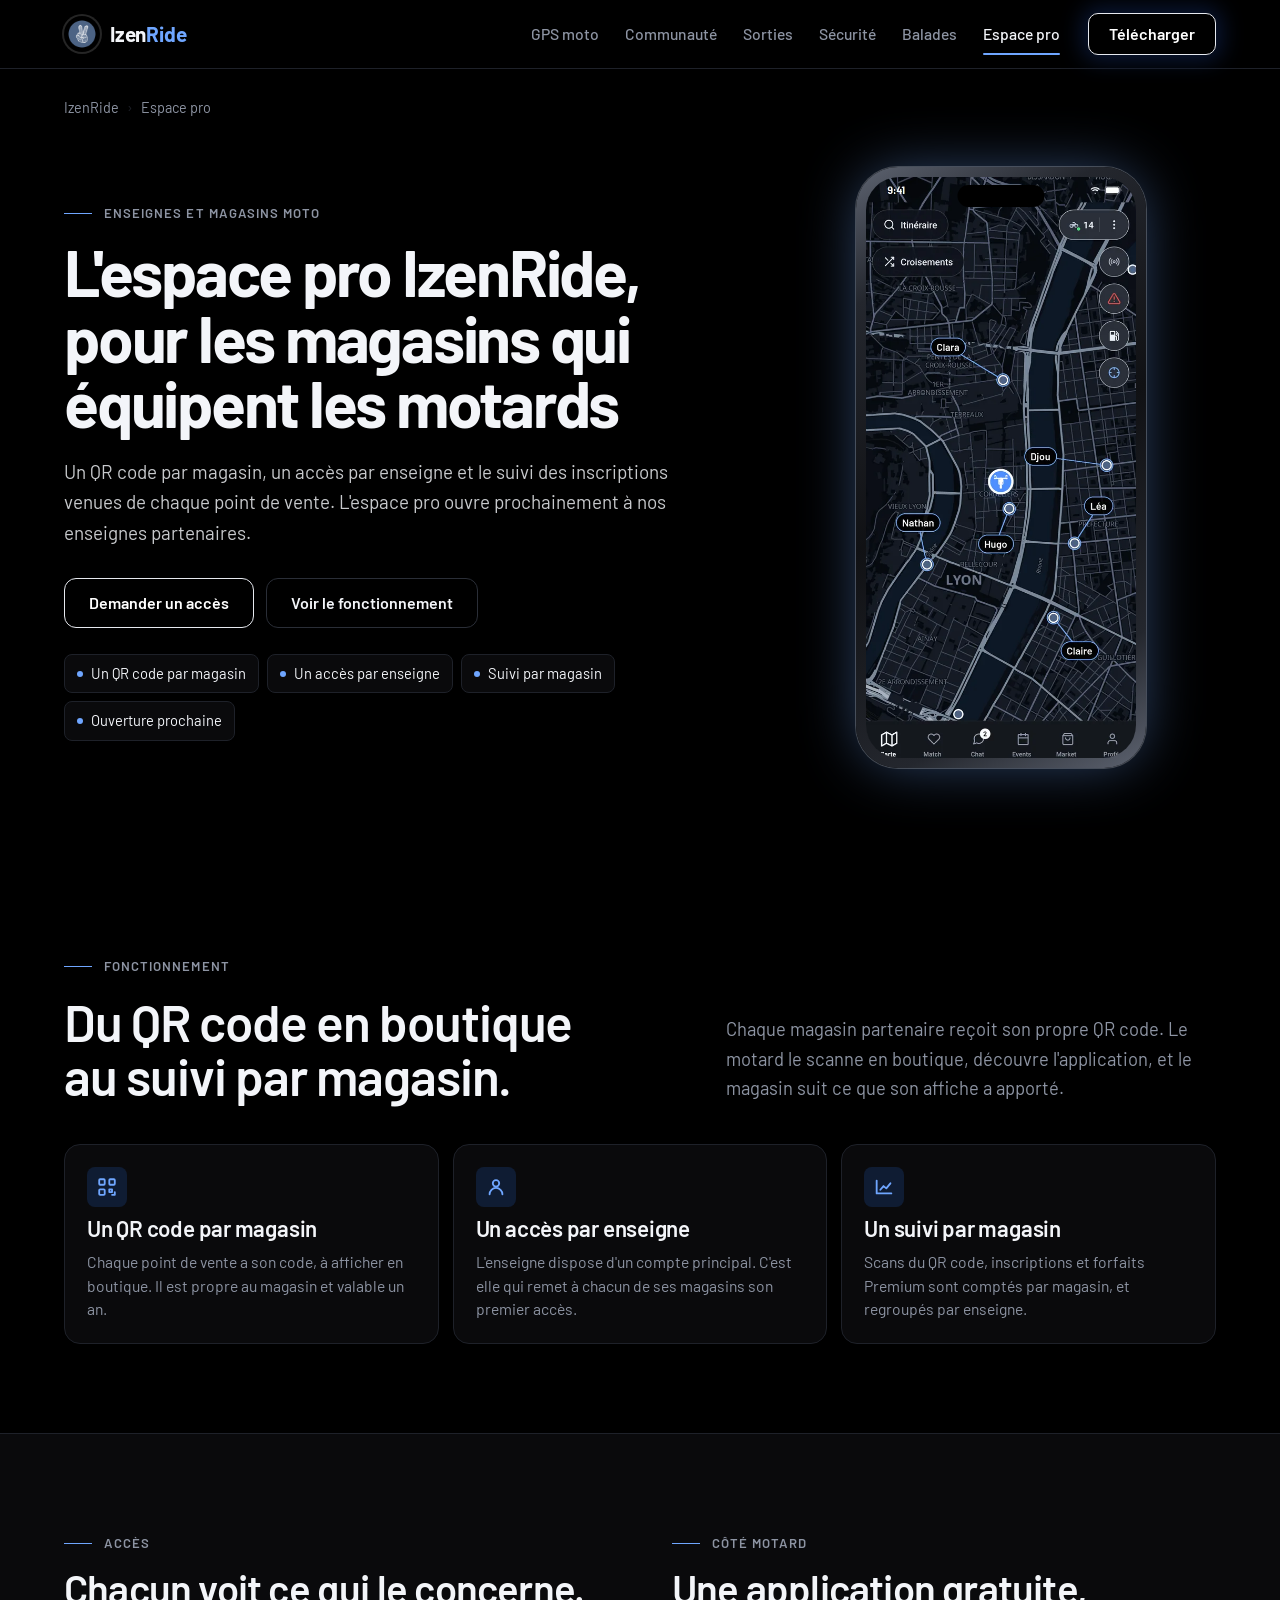
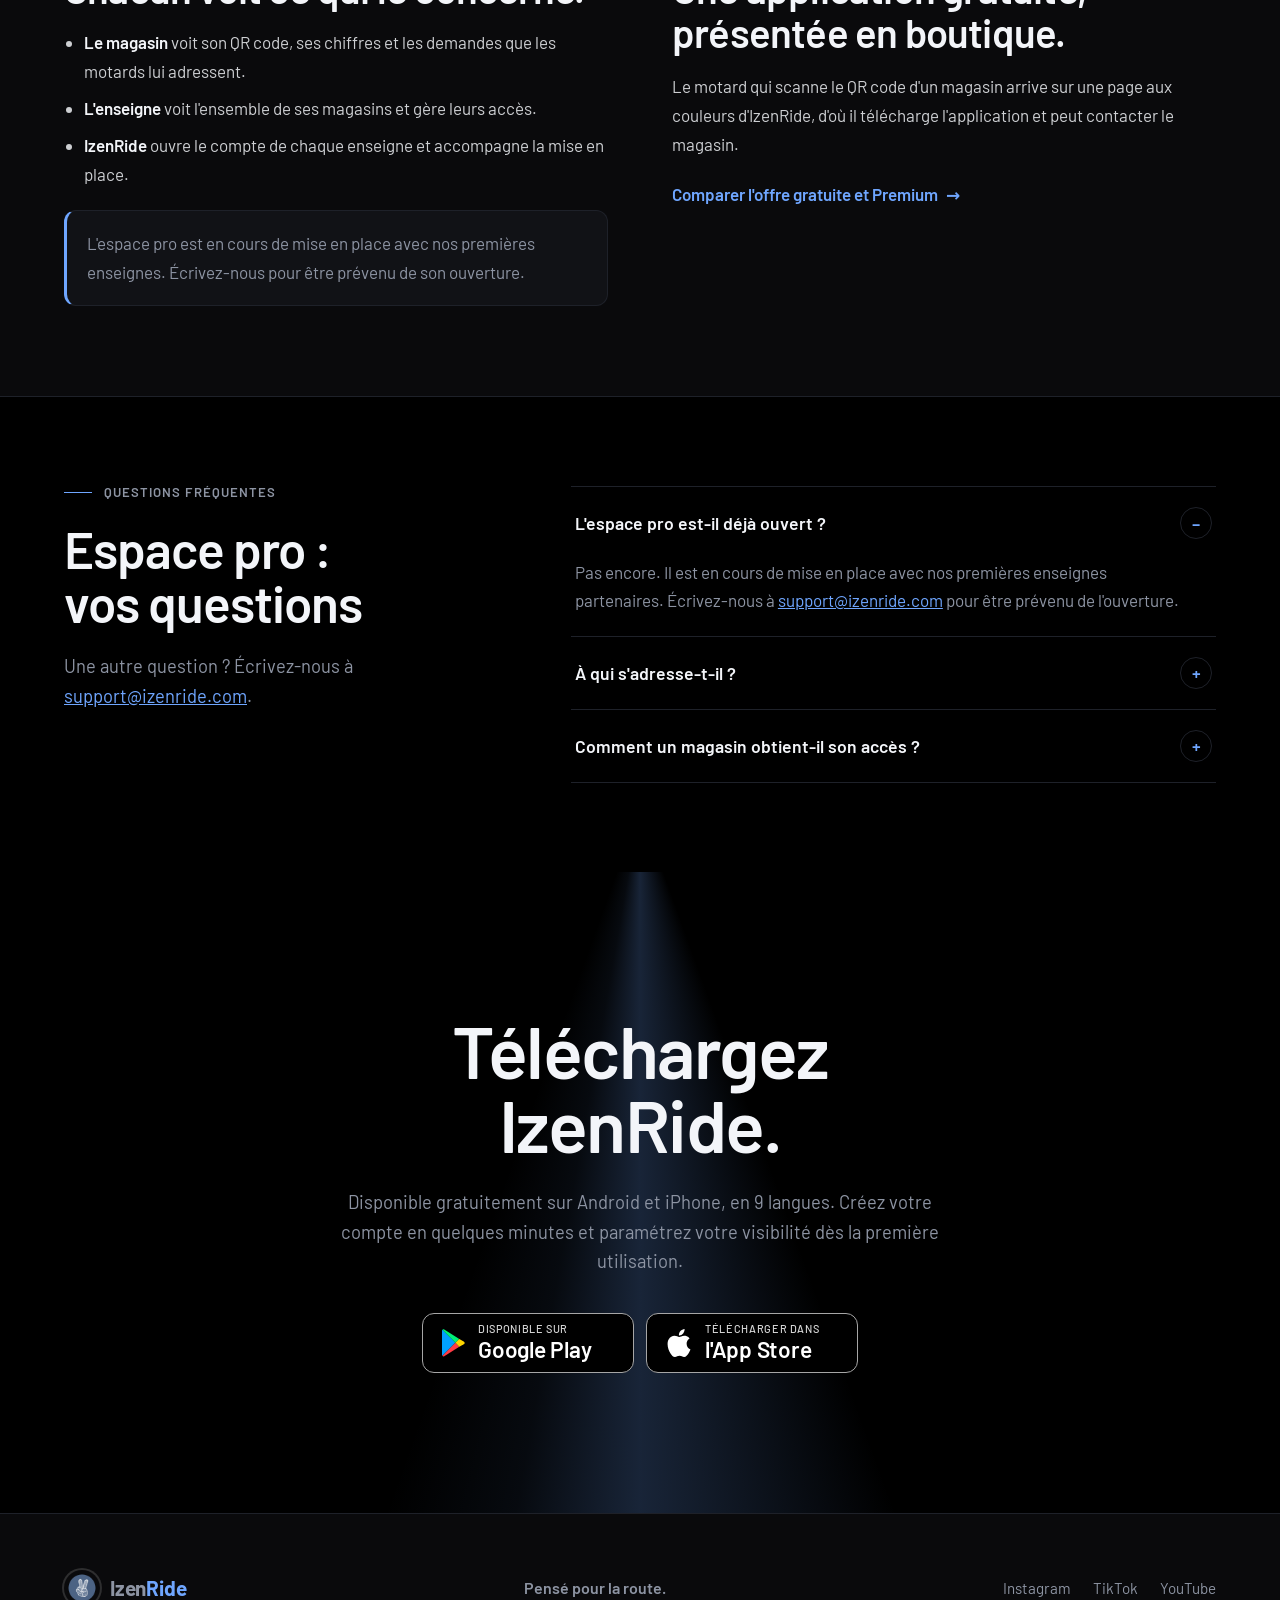
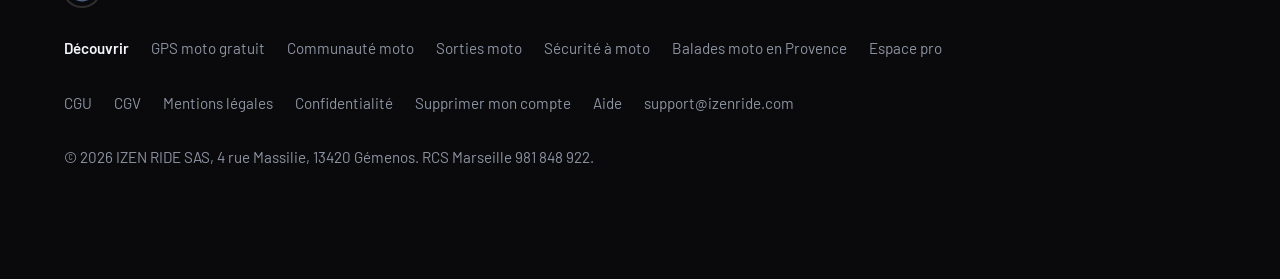
<file: espace-pro.html>
<!doctype html>
<html lang="fr">
<head>
<meta charset="utf-8">
<meta name="viewport" content="width=device-width, initial-scale=1, viewport-fit=cover">
<title>Espace pro pour les enseignes et magasins moto — IzenRide</title>
<link rel="canonical" href="https://izenride.fr/espace-pro.html">
<meta name="description" content="L'espace pro IzenRide pour les enseignes et les magasins moto : un QR code par magasin, un accès par enseigne et le suivi des inscriptions. Ouverture prochaine.">
<meta name="robots" content="noindex, follow">
<meta name="theme-color" content="#000000">
<meta property="og:type" content="website">
<meta property="og:title" content="Espace pro pour les enseignes et magasins moto — IzenRide">
<meta property="og:description" content="L'espace pro IzenRide pour les enseignes et les magasins moto : un QR code par magasin, un accès par enseigne et le suivi des inscriptions. Ouverture prochaine.">
<meta property="og:url" content="https://izenride.fr/espace-pro.html">
<meta property="og:site_name" content="IzenRide">
<meta property="og:locale" content="fr_FR">
<meta property="og:image" content="https://izenride.fr/assets/img/og-izenride.jpg">
<meta property="og:image:width" content="1200">
<meta property="og:image:height" content="630">
<meta property="og:image:alt" content="IzenRide, l'application GPS et communauté moto">
<meta name="twitter:card" content="summary_large_image">
<meta name="twitter:title" content="Espace pro pour les enseignes et magasins moto — IzenRide">
<meta name="twitter:description" content="L'espace pro IzenRide pour les enseignes et les magasins moto : un QR code par magasin, un accès par enseigne et le suivi des inscriptions. Ouverture prochaine.">
<meta name="twitter:image" content="https://izenride.fr/assets/img/og-izenride.jpg">
<meta name="apple-itunes-app" content="app-id=6476877458">
<link rel="icon" href="/favicon.ico" sizes="any">
<link rel="icon" type="image/png" sizes="32x32" href="assets/img/favicon-32.png">
<link rel="apple-touch-icon" href="assets/img/apple-touch-icon.png">
<link rel="preload" href="assets/fonts/barlow-latin-700-normal.woff2" as="font" type="font/woff2" crossorigin>
<link rel="stylesheet" href="assets/css/fonts.css?v=20261020">
<link rel="stylesheet" href="assets/css/site.css?v=20261102b">
<link rel="stylesheet" href="assets/css/page.css?v=20261102">
<script type="application/ld+json">{"@context": "https://schema.org", "@type": "BreadcrumbList", "itemListElement": [{"@type": "ListItem", "position": 1, "name": "IzenRide", "item": "https://izenride.fr/"}, {"@type": "ListItem", "position": 2, "name": "Espace pro", "item": "https://izenride.fr/espace-pro.html"}]}</script>
<script defer src="https://izeninfo.fr/stats/t.js" data-site="izenride"></script>
</head>
<body class="page">
<a class="skip" href="#contenu">Aller au contenu</a>

<header class="top solid">
  <div class="wrap">
    <a class="brand" href="/" aria-label="IzenRide, accueil"><img src="assets/img/logo.png" alt="" width="36" height="36"><span>Izen<b>Ride</b></span></a>
    <nav class="nav" aria-label="Navigation principale">
      <a href="gps-moto-gratuit.html">GPS moto</a>
      <a href="communaute-moto.html">Communauté</a>
      <a href="sorties-moto.html">Sorties</a>
      <a href="securite-moto.html">Sécurité</a>
      <a href="balades-moto-provence.html">Balades</a>
      <a href="espace-pro.html" aria-current="page">Espace pro</a>
    </nav>
    <a class="btn btn-primary" href="#telecharger">Télécharger</a>
  </div>
</header>

<main id="contenu">
  <nav class="crumbs wrap" aria-label="Fil d'Ariane">
    <ol><li><a href="/">IzenRide</a></li><li aria-current="page">Espace pro</li></ol>
  </nav>

  <section class="page-hero wrap" aria-labelledby="page-title">
    <div>
      <span class="kicker">Enseignes et magasins moto</span>
      <h1 id="page-title">L'espace pro IzenRide, pour les magasins qui équipent les motards</h1>
      <p class="lede">Un QR code par magasin, un accès par enseigne et le suivi des inscriptions venues de chaque point de vente. L'espace pro ouvre prochainement à nos enseignes partenaires.</p>
      <div class="ctas">
          <a class="btn btn-primary" href="mailto:support@izenride.com?subject=Espace%20pro%20IzenRide">Demander un accès</a>
          <a class="btn btn-ghost" href="#fonctionnement">Voir le fonctionnement</a>
      </div>
      <ul class="facts"><li>Un QR code par magasin</li><li>Un accès par enseigne</li><li>Suivi par magasin</li><li>Ouverture prochaine</li></ul>
    </div>
    <div class="phone"><img src="assets/screens/v319b-carte.webp" alt="Écran Carte d'IzenRide avec les boutons Itinéraire et Croisements, le partage de position, l'alerte SOS et les stations" width="540" height="1104" loading="lazy" decoding="async"></div>
  </section>

  <section class="band" id="fonctionnement" aria-labelledby="fonctionnement-title">
    <div class="wrap">
      <div class="sec-lead">
        <div class="head">
          <span class="kicker">Fonctionnement</span>
          <h2 id="fonctionnement-title">Du QR code en boutique au suivi par magasin.</h2>
        </div>
        <p class="lede">Chaque magasin partenaire reçoit son propre QR code. Le motard le scanne en boutique, découvre l'application, et le magasin suit ce que son affiche a apporté.</p>
      </div>
      <div class="feat-grid cols-3">
        <article class="feat"><span class="fi"><svg viewBox="0 0 24 24" fill="none" stroke="currentColor" stroke-width="2" stroke-linecap="round" stroke-linejoin="round" aria-hidden="true"><rect x="3.5" y="3.5" width="6" height="6" rx="1"/><rect x="14.5" y="3.5" width="6" height="6" rx="1"/><rect x="3.5" y="14.5" width="6" height="6" rx="1"/><path d="M14.5 14.5h3v3h-3zM20.5 17.5v3h-3"/></svg></span><h3>Un QR code par magasin</h3><p>Chaque point de vente a son code, à afficher en boutique. Il est propre au magasin et valable un an.</p></article>
        <article class="feat"><span class="fi"><svg viewBox="0 0 24 24" fill="none" stroke="currentColor" stroke-width="2" stroke-linecap="round" stroke-linejoin="round" aria-hidden="true"><circle cx="12" cy="8" r="3.5"/><path d="M5 20a7 7 0 0 1 14 0"/></svg></span><h3>Un accès par enseigne</h3><p>L'enseigne dispose d'un compte principal. C'est elle qui remet à chacun de ses magasins son premier accès.</p></article>
        <article class="feat"><span class="fi"><svg viewBox="0 0 24 24" fill="none" stroke="currentColor" stroke-width="2" stroke-linecap="round" stroke-linejoin="round" aria-hidden="true"><path d="M4 19V5M4 19h16M8 15l3.5-4 3 2.5L19 8"/></svg></span><h3>Un suivi par magasin</h3><p>Scans du QR code, inscriptions et forfaits Premium sont comptés par magasin, et regroupés par enseigne.</p></article>
      </div>
    </div>
  </section>

  <section class="band alt" id="acces" aria-labelledby="acces-title">
    <div class="wrap two-col">
      <div class="prose">
        <span class="kicker">Accès</span>
        <h2 id="acces-title">Chacun voit ce qui le concerne.</h2>
        <ul>
          <li><strong>Le magasin</strong> voit son QR code, ses chiffres et les demandes que les motards lui adressent.</li>
          <li><strong>L'enseigne</strong> voit l'ensemble de ses magasins et gère leurs accès.</li>
          <li><strong>IzenRide</strong> ouvre le compte de chaque enseigne et accompagne la mise en place.</li>
        </ul>
        <p class="note">L'espace pro est en cours de mise en place avec nos premières enseignes. Écrivez-nous pour être prévenu de son ouverture.</p>
      </div>
      <div class="prose">
        <span class="kicker">Côté motard</span>
        <h2>Une application gratuite, présentée en boutique.</h2>
        <p>Le motard qui scanne le QR code d'un magasin arrive sur une page aux couleurs d'IzenRide, d'où il télécharge l'application et peut contacter le magasin.</p>
        <a class="more" href="/#premium">Comparer l'offre gratuite et Premium</a>
      </div>
    </div>
  </section>

  <section class="band" id="questions" aria-labelledby="faq-title">
    <div class="wrap faq-layout">
      <div class="head">
        <span class="kicker">Questions fréquentes</span>
        <h2 id="faq-title">Espace pro : vos questions</h2>
        <p class="lede">Une autre question ? Écrivez-nous à <a href="mailto:support@izenride.com">support@izenride.com</a>.</p>
      </div>
      <div class="faq">
        <details open><summary>L'espace pro est-il déjà ouvert ?</summary><p>Pas encore. Il est en cours de mise en place avec nos premières enseignes partenaires. Écrivez-nous à <a href="mailto:support@izenride.com">support@izenride.com</a> pour être prévenu de l'ouverture.</p></details>
        <details><summary>À qui s'adresse-t-il ?</summary><p>Aux enseignes et aux magasins d'équipement, d'accessoires et d'entretien moto qui souhaitent présenter IzenRide à leurs clients.</p></details>
        <details><summary>Comment un magasin obtient-il son accès ?</summary><p>IzenRide ouvre le compte de l'enseigne, qui remet ensuite à chaque magasin son premier accès. Le magasin choisit son mot de passe à sa première connexion.</p></details>
      </div>
    </div>
  </section>

  <section class="band get" id="telecharger" aria-labelledby="get-title">
    <div class="wrap">
      <h2 id="get-title">Téléchargez<br>IzenRide.</h2>
      <p class="lede">Disponible gratuitement sur Android et iPhone, en 9 langues. Créez votre compte en quelques minutes et paramétrez votre visibilité dès la première utilisation.</p>
      <div class="ctas">
        <a class="store" href="https://play.google.com/store/apps/details?id=com.izenride.app" rel="noopener">
          <svg class="gp" viewBox="0 0 23 26" aria-hidden="true"><path fill="#00A0FF" d="M1.2.7C.9 1 .8 1.4.8 1.9v21.8c0 .5.1.9.4 1.2L13.3 12.8Z"/><path fill="#00F076" d="M1.2.7 13.3 12.8l3.6-3.6L2.9.4C2.3 0 1.6 0 1.2.7Z"/><path fill="#FF3A44" d="M1.2 24.9c.4.7 1.1.7 1.7.4l14-8.9-3.6-3.6Z"/><path fill="#FFD500" d="m16.9 9.2-3.6 3.6 3.6 3.6 4.1-2.3c1.2-.7 1.2-1.9 0-2.6Z"/></svg>
          <span><small>Disponible sur</small><b>Google Play</b></span>
        </a>
        <a class="store" href="https://apps.apple.com/fr/app/izenride/id6476877458" rel="noopener">
          <svg viewBox="0 0 24 24" fill="currentColor" aria-hidden="true"><path d="M12.152 6.896c-.948 0-2.415-1.078-3.96-1.04-2.04.027-3.91 1.183-4.961 3.014-2.117 3.675-.546 9.103 1.519 12.09 1.013 1.454 2.208 3.09 3.792 3.039 1.52-.065 2.09-.987 3.935-.987 1.831 0 2.35.987 3.96.948 1.637-.026 2.676-1.48 3.676-2.948 1.156-1.688 1.636-3.325 1.662-3.415-.039-.013-3.182-1.221-3.22-4.857-.026-3.04 2.48-4.494 2.597-4.559-1.429-2.09-3.623-2.324-4.39-2.376-2-.156-3.675 1.09-4.61 1.09zM15.53 3.83c.843-1.012 1.4-2.427 1.245-3.83-1.207.052-2.662.805-3.532 1.818-.78.896-1.454 2.338-1.273 3.714 1.338.104 2.715-.688 3.559-1.701"/></svg>
          <span><small>Télécharger dans</small><b>l'App Store</b></span>
        </a>
      </div>
    </div>
  </section>
</main>

<footer>
  <div class="wrap">
    <div class="foot-row">
      <a class="brand" href="/"><img src="assets/img/logo.png" alt="" width="36" height="36"><span>Izen<b>Ride</b></span></a>
      <p class="motto">Pensé pour la route.</p>
      <div class="foot-links" aria-label="Réseaux sociaux">
        <a href="https://www.instagram.com/izenride/" rel="noopener">Instagram</a>
        <a href="https://www.tiktok.com/@IZENRIDE" rel="noopener">TikTok</a>
        <a href="https://www.youtube.com/@IZENRIDE" rel="noopener">YouTube</a>
      </div>
    </div>
    <nav class="foot-links foot-discover" aria-label="Découvrir IzenRide">
      <span class="lbl">Découvrir</span>
      <a href="gps-moto-gratuit.html">GPS moto gratuit</a>
      <a href="communaute-moto.html">Communauté moto</a>
      <a href="sorties-moto.html">Sorties moto</a>
      <a href="securite-moto.html">Sécurité à moto</a>
      <a href="balades-moto-provence.html">Balades moto en Provence</a>
      <a href="espace-pro.html">Espace pro</a>
    </nav>
    <nav class="foot-links" aria-label="Informations légales">
      <a href="cgu.html">CGU</a>
      <a href="cgv.html">CGV</a>
      <a href="mentions-legales.html">Mentions légales</a>
      <a href="confidentialite.html">Confidentialité</a>
      <a href="suppression-compte.html">Supprimer mon compte</a>
      <a href="support.html">Aide</a>
      <a href="mailto:support@izenride.com">support@izenride.com</a>
    </nav>
    <p>© 2026 IZEN RIDE SAS, 4 rue Massilie, 13420 Gémenos. RCS Marseille 981 848 922.</p>
  </div>
</footer>
</body>
</html>
</file>
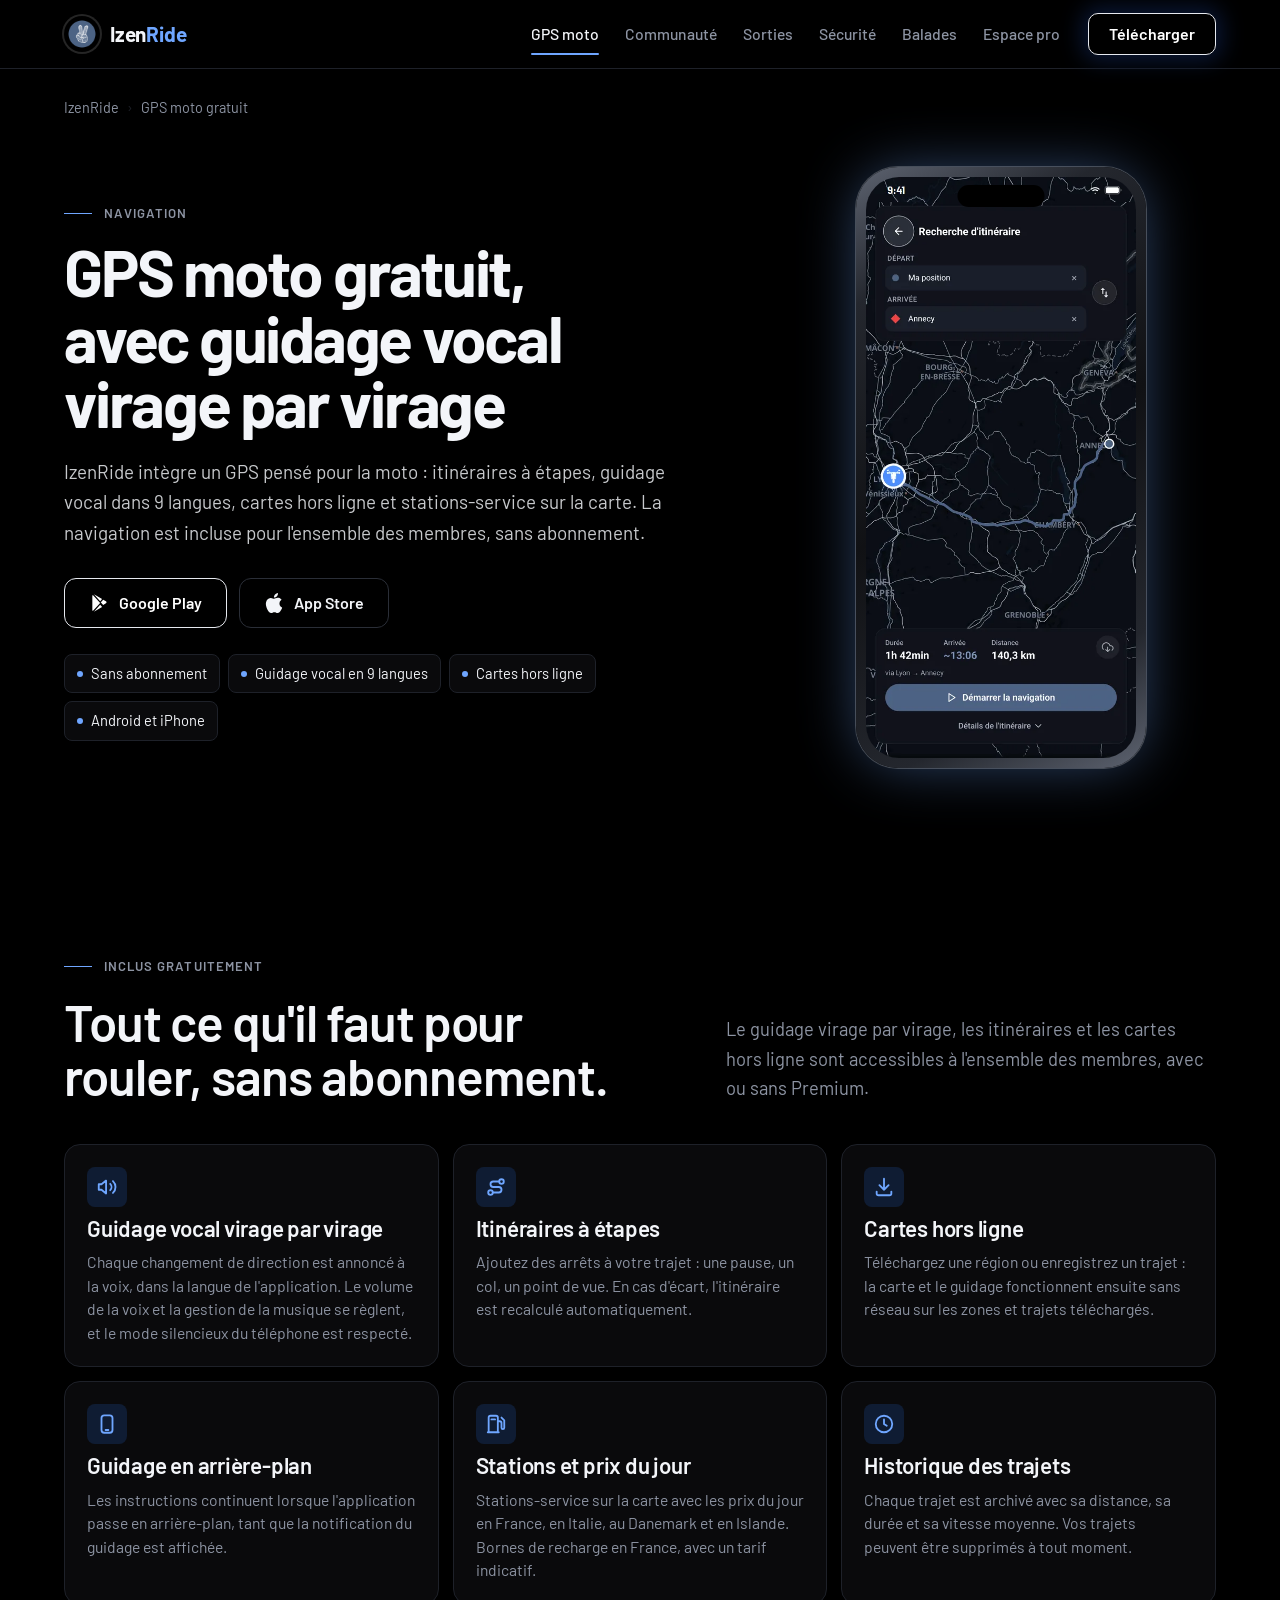
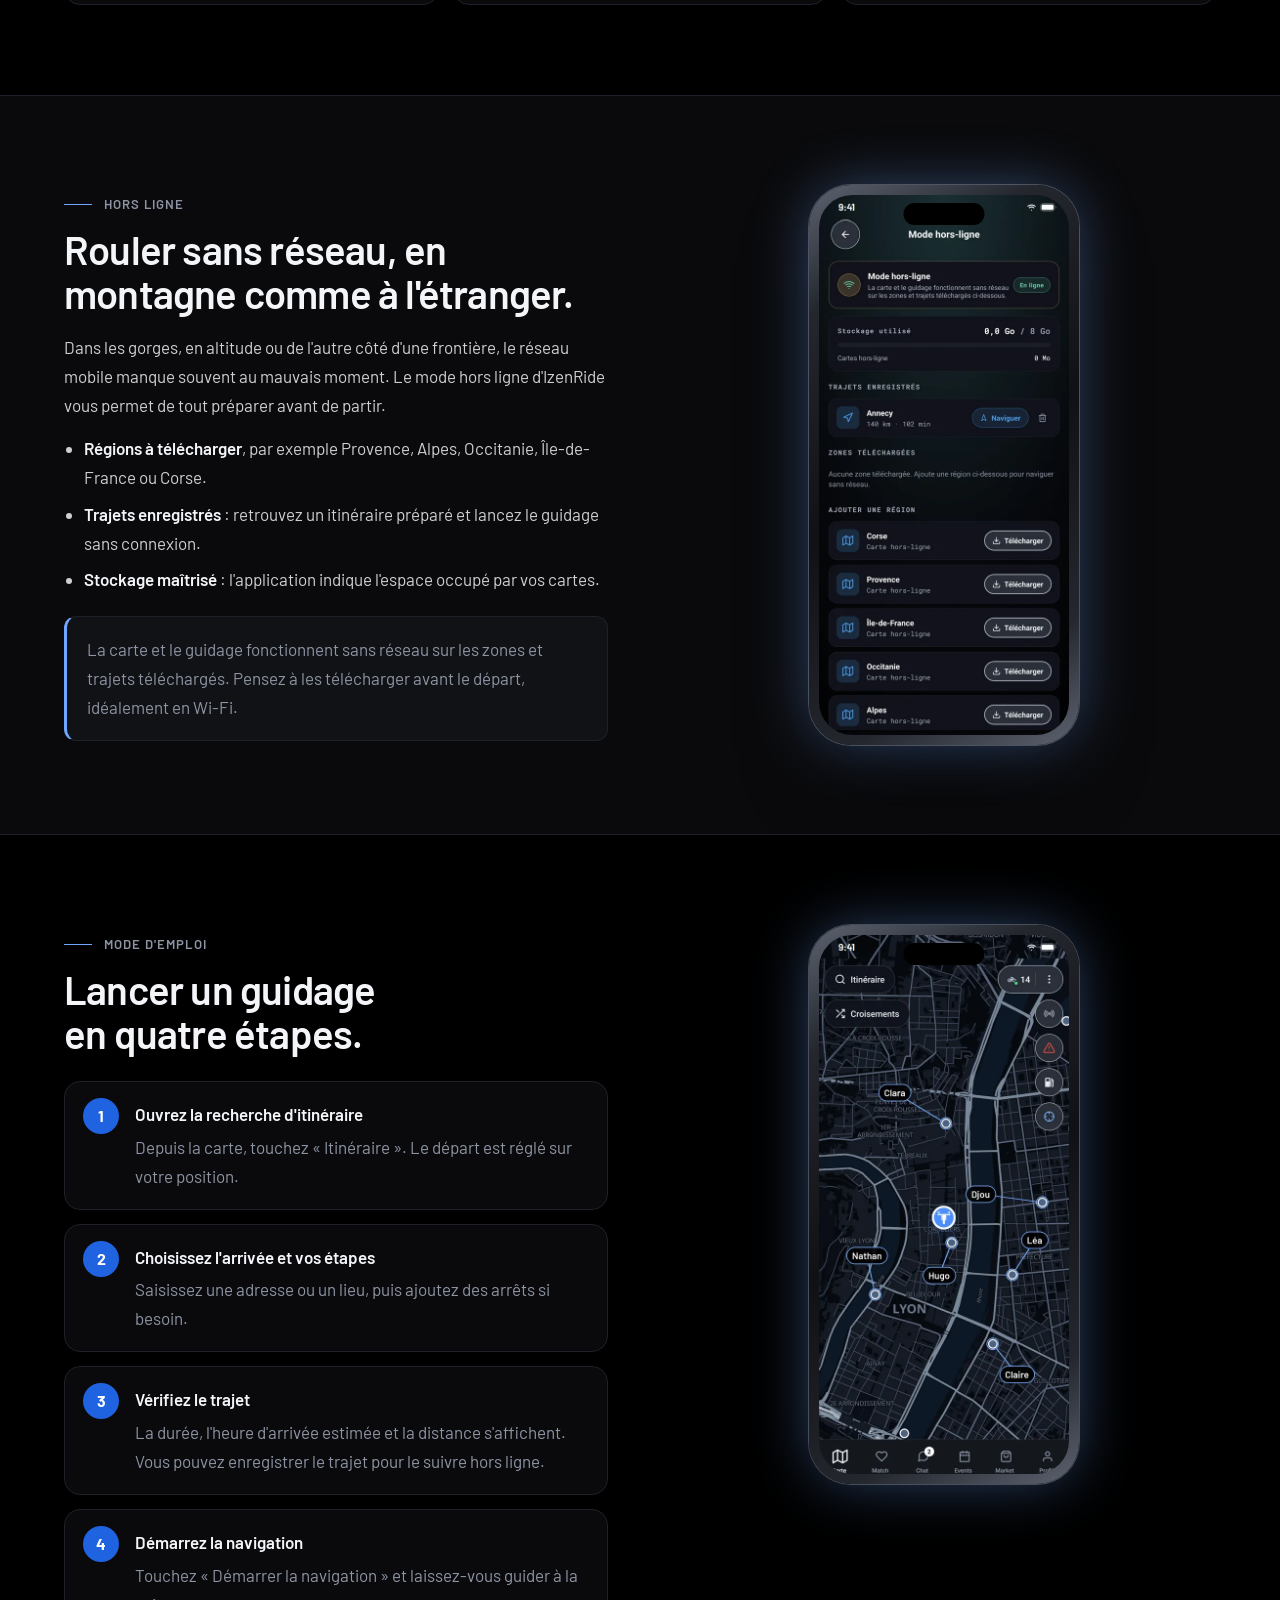
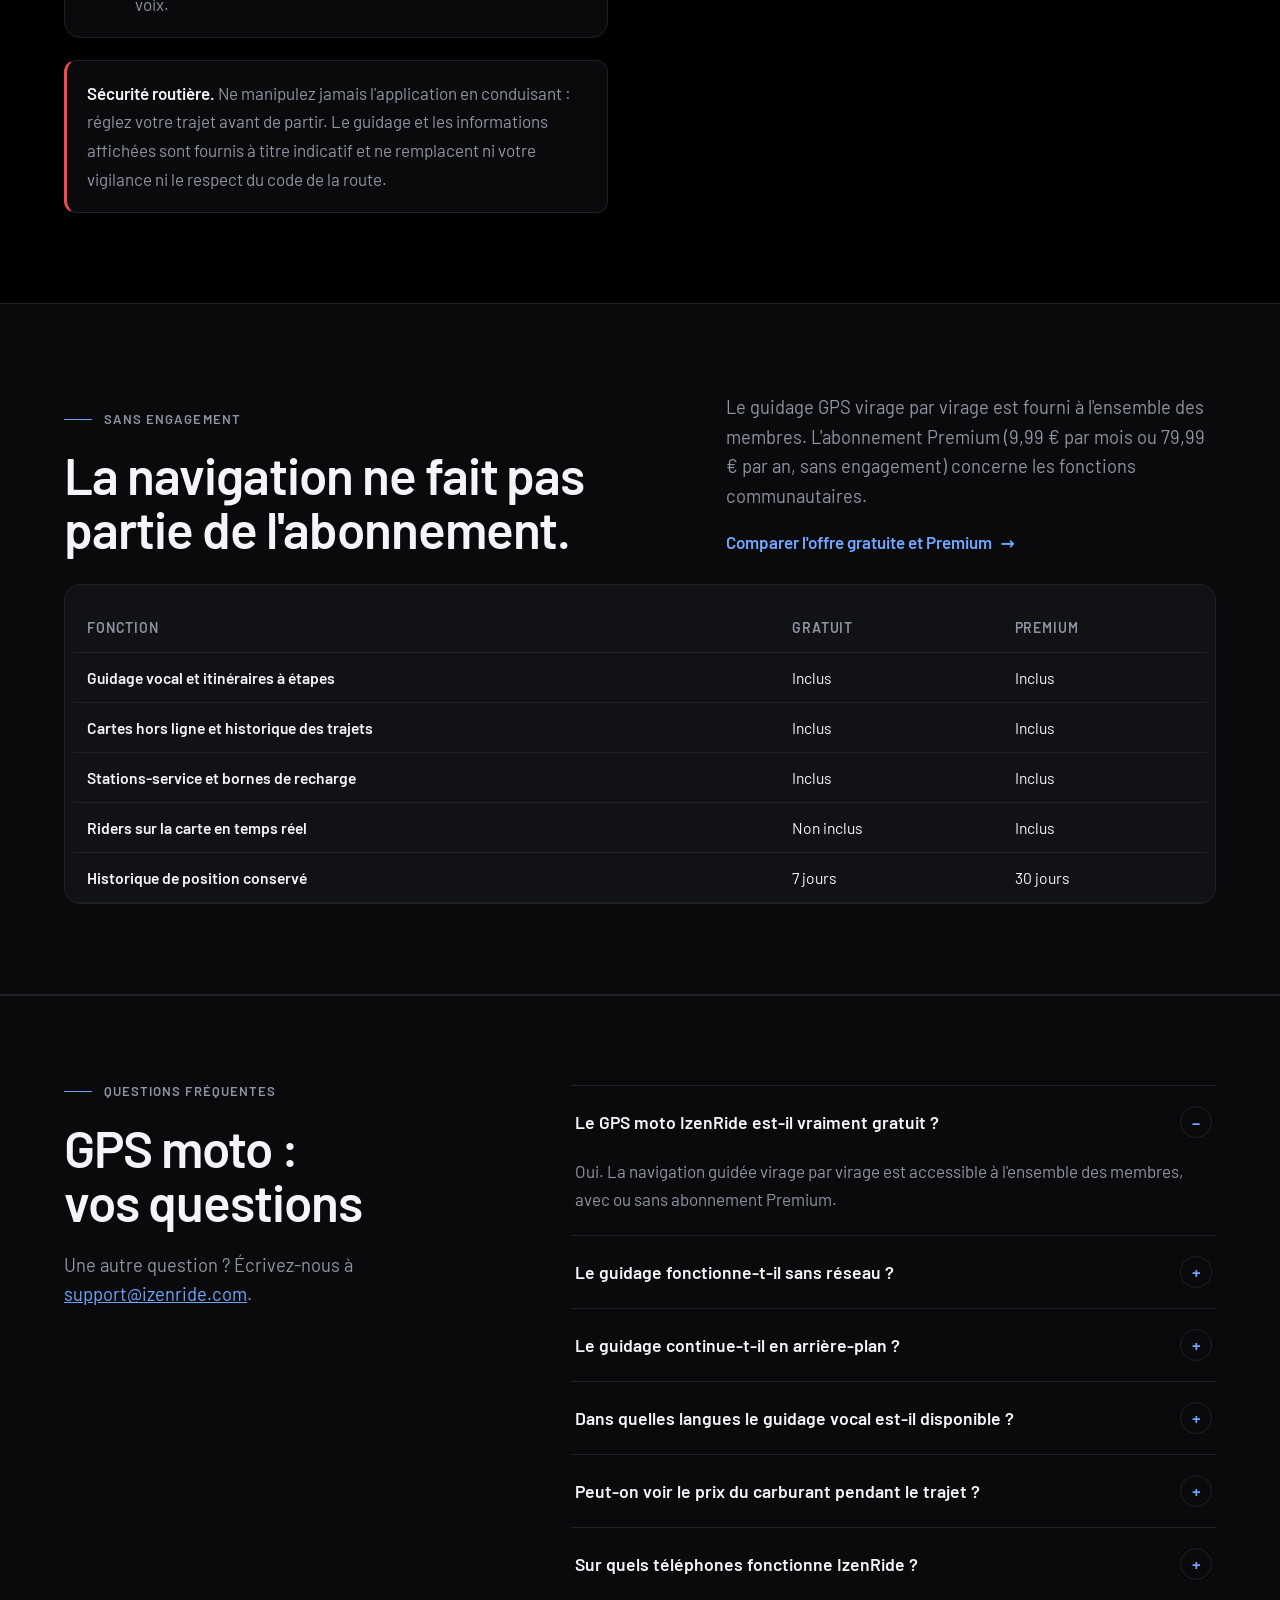
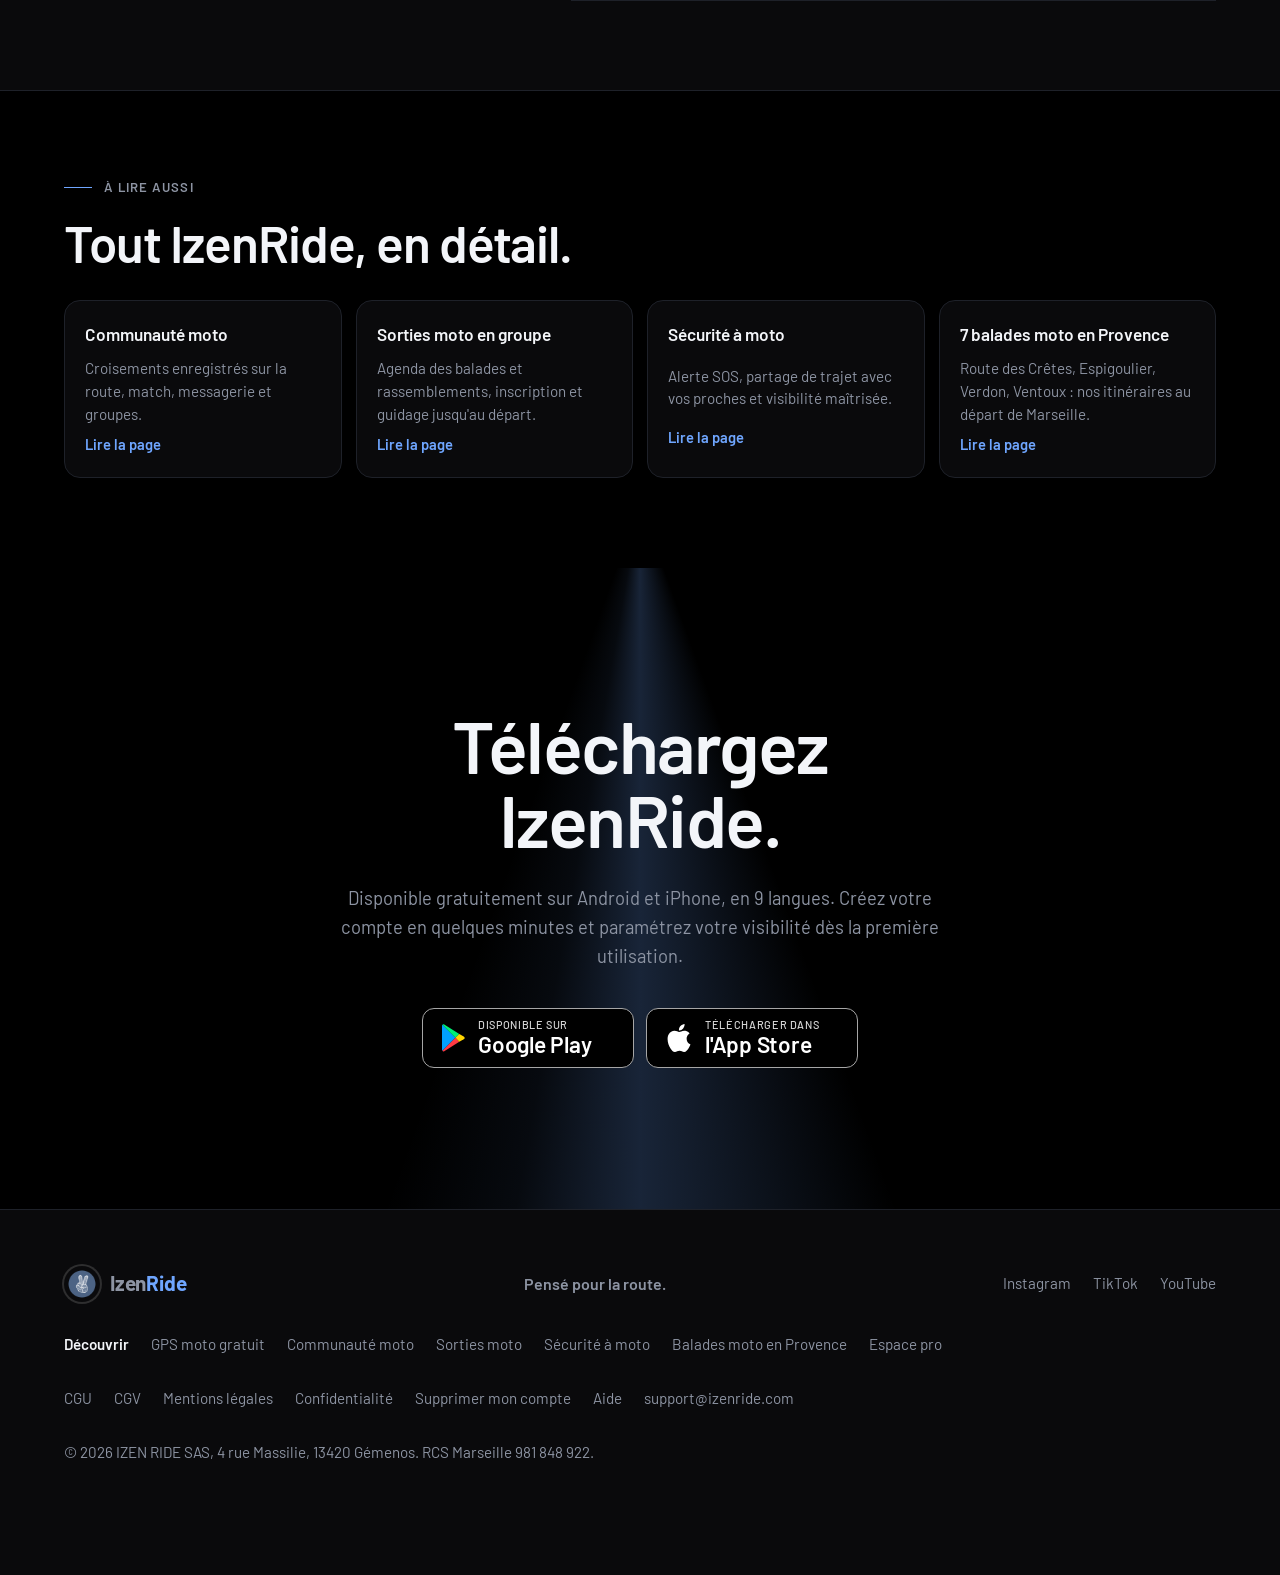
<file: gps-moto-gratuit.html>
<!doctype html>
<html lang="fr">
<head>
<meta charset="utf-8">
<meta name="viewport" content="width=device-width, initial-scale=1, viewport-fit=cover">
<title>GPS moto gratuit avec guidage vocal | IzenRide</title>
<link rel="canonical" href="https://izenride.fr/gps-moto-gratuit.html">
<meta name="description" content="Application GPS moto gratuite : guidage vocal virage par virage en 9 langues, itinéraires à étapes, cartes hors ligne et stations avec prix du jour.">
<meta name="robots" content="max-image-preview:large">
<meta name="theme-color" content="#000000">
<meta property="og:type" content="website">
<meta property="og:title" content="GPS moto gratuit avec guidage vocal | IzenRide">
<meta property="og:description" content="Application GPS moto gratuite : guidage vocal virage par virage en 9 langues, itinéraires à étapes, cartes hors ligne et stations avec prix du jour.">
<meta property="og:url" content="https://izenride.fr/gps-moto-gratuit.html">
<meta property="og:site_name" content="IzenRide">
<meta property="og:locale" content="fr_FR">
<meta property="og:image" content="https://izenride.fr/assets/img/og-izenride.jpg">
<meta property="og:image:width" content="1200">
<meta property="og:image:height" content="630">
<meta property="og:image:alt" content="IzenRide, l'application GPS et communauté moto">
<meta name="twitter:card" content="summary_large_image">
<meta name="twitter:title" content="GPS moto gratuit avec guidage vocal | IzenRide">
<meta name="twitter:description" content="Application GPS moto gratuite : guidage vocal virage par virage en 9 langues, itinéraires à étapes, cartes hors ligne et stations avec prix du jour.">
<meta name="twitter:image" content="https://izenride.fr/assets/img/og-izenride.jpg">
<meta name="apple-itunes-app" content="app-id=6476877458">
<link rel="icon" href="/favicon.ico" sizes="any">
<link rel="icon" type="image/png" sizes="32x32" href="assets/img/favicon-32.png">
<link rel="apple-touch-icon" href="assets/img/apple-touch-icon.png">
<link rel="preload" href="assets/fonts/barlow-latin-700-normal.woff2" as="font" type="font/woff2" crossorigin>
<link rel="stylesheet" href="assets/css/fonts.css?v=20261020">
<link rel="stylesheet" href="assets/css/site.css?v=20261102b">
<link rel="stylesheet" href="assets/css/page.css?v=20261102">
<script type="application/ld+json">
{
 "@context": "https://schema.org",
 "@graph": [
  {
   "@type": "WebPage",
   "@id": "https://izenride.fr/gps-moto-gratuit.html#page",
   "url": "https://izenride.fr/gps-moto-gratuit.html",
   "name": "GPS moto gratuit avec guidage vocal | IzenRide",
   "description": "Application GPS moto gratuite : guidage vocal virage par virage en 9 langues, itinéraires à étapes, cartes hors ligne et stations avec prix du jour.",
   "inLanguage": "fr-FR",
   "isPartOf": {
    "@id": "https://izenride.fr/#site"
   },
   "primaryImageOfPage": {
    "@type": "ImageObject",
    "url": "https://izenride.fr/assets/screens/v319b-itineraire.webp"
   },
   "breadcrumb": {
    "@id": "https://izenride.fr/gps-moto-gratuit.html#breadcrumb"
   },
   "dateModified": "2026-11-02",
   "about": {
    "@id": "https://izenride.fr/#app"
   }
  },
  {
   "@type": "BreadcrumbList",
   "@id": "https://izenride.fr/gps-moto-gratuit.html#breadcrumb",
   "itemListElement": [
    {
     "@type": "ListItem",
     "position": 1,
     "name": "IzenRide",
     "item": "https://izenride.fr/"
    },
    {
     "@type": "ListItem",
     "position": 2,
     "name": "GPS moto gratuit",
     "item": "https://izenride.fr/gps-moto-gratuit.html"
    }
   ]
  },
  {
   "@type": "FAQPage",
   "@id": "https://izenride.fr/gps-moto-gratuit.html#faq",
   "mainEntity": [
    {
     "@type": "Question",
     "name": "Le GPS moto IzenRide est-il vraiment gratuit ?",
     "acceptedAnswer": {
      "@type": "Answer",
      "text": "Oui. La navigation guidée virage par virage est accessible à l'ensemble des membres, avec ou sans abonnement Premium."
     }
    },
    {
     "@type": "Question",
     "name": "Le guidage fonctionne-t-il sans réseau ?",
     "acceptedAnswer": {
      "@type": "Answer",
      "text": "Oui, sur les zones et les trajets téléchargés à l'avance depuis le mode hors ligne de l'application. Téléchargez la région avant de partir dans un secteur mal couvert."
     }
    },
    {
     "@type": "Question",
     "name": "Le guidage continue-t-il en arrière-plan ?",
     "acceptedAnswer": {
      "@type": "Answer",
      "text": "Oui. Lorsque l'application passe en arrière-plan, les instructions continuent tant que la notification du guidage est affichée."
     }
    },
    {
     "@type": "Question",
     "name": "Dans quelles langues le guidage vocal est-il disponible ?",
     "acceptedAnswer": {
      "@type": "Answer",
      "text": "En 9 langues : français, anglais, allemand, espagnol, italien, néerlandais, polonais, roumain et grec."
     }
    },
    {
     "@type": "Question",
     "name": "Peut-on voir le prix du carburant pendant le trajet ?",
     "acceptedAnswer": {
      "@type": "Answer",
      "text": "Oui. Les stations-service apparaissent sur la carte avec les prix du jour en France, en Italie, au Danemark et en Islande. Les bornes de recharge sont affichées en France, avec un tarif indicatif."
     }
    },
    {
     "@type": "Question",
     "name": "Sur quels téléphones fonctionne IzenRide ?",
     "acceptedAnswer": {
      "@type": "Answer",
      "text": "IzenRide est disponible gratuitement sur Android (Google Play) et sur iPhone (App Store)."
     }
    }
   ]
  }
 ]
}
</script>
<script defer src="https://izeninfo.fr/stats/t.js" data-site="izenride"></script>
</head>
<body class="page">
<a class="skip" href="#contenu">Aller au contenu</a>

<header class="top solid">
  <div class="wrap">
    <a class="brand" href="/" aria-label="IzenRide, accueil"><img src="assets/img/logo.png" alt="" width="36" height="36"><span>Izen<b>Ride</b></span></a>
    <nav class="nav" aria-label="Navigation principale">
      <a href="gps-moto-gratuit.html" aria-current="page">GPS moto</a>
      <a href="communaute-moto.html">Communauté</a>
      <a href="sorties-moto.html">Sorties</a>
      <a href="securite-moto.html">Sécurité</a>
      <a href="balades-moto-provence.html">Balades</a>
      <a href="espace-pro.html">Espace pro</a>
    </nav>
    <a class="btn btn-primary" href="#telecharger">Télécharger</a>
  </div>
</header>

<main id="contenu">
  <nav class="crumbs wrap" aria-label="Fil d'Ariane">
    <ol><li><a href="/">IzenRide</a></li><li aria-current="page">GPS moto gratuit</li></ol>
  </nav>

  <section class="page-hero wrap" aria-labelledby="page-title">
    <div>
      <span class="kicker">Navigation</span>
      <h1 id="page-title">GPS moto gratuit, avec guidage vocal virage par virage</h1>
      <p class="lede">IzenRide intègre un GPS pensé pour la moto : itinéraires à étapes, guidage vocal dans 9 langues, cartes hors ligne et stations-service sur la carte. La navigation est incluse pour l'ensemble des membres, sans abonnement.</p>
      <div class="ctas">
          <a class="btn btn-primary" href="https://play.google.com/store/apps/details?id=com.izenride.app" rel="noopener">
            <svg viewBox="0 0 24 24" fill="currentColor" aria-hidden="true"><path d="M4.6 2.3 13.4 12l-8.8 9.7c-.4-.2-.6-.7-.6-1.2V3.5c0-.5.2-1 .6-1.2Zm10 8.4 2.4-2.6 3.3 1.9c1 .6 1 1.8 0 2.4l-3.3 1.9-2.4-2.6-.6-.7.6-.3ZM5.9 1.6l9.8 5.6-2.3 2.6-7.5-8.2Zm7.5 12.6 2.3 2.6-9.8 5.6 7.5-8.2Z"/></svg>
            Google Play
          </a>
          <a class="btn btn-ghost" href="https://apps.apple.com/fr/app/izenride/id6476877458" rel="noopener">
            <svg viewBox="0 0 24 24" fill="currentColor" aria-hidden="true"><path d="M12.152 6.896c-.948 0-2.415-1.078-3.96-1.04-2.04.027-3.91 1.183-4.961 3.014-2.117 3.675-.546 9.103 1.519 12.09 1.013 1.454 2.208 3.09 3.792 3.039 1.52-.065 2.09-.987 3.935-.987 1.831 0 2.35.987 3.96.948 1.637-.026 2.676-1.48 3.676-2.948 1.156-1.688 1.636-3.325 1.662-3.415-.039-.013-3.182-1.221-3.22-4.857-.026-3.04 2.48-4.494 2.597-4.559-1.429-2.09-3.623-2.324-4.39-2.376-2-.156-3.675 1.09-4.61 1.09zM15.53 3.83c.843-1.012 1.4-2.427 1.245-3.83-1.207.052-2.662.805-3.532 1.818-.78.896-1.454 2.338-1.273 3.714 1.338.104 2.715-.688 3.559-1.701"/></svg>
            App Store
          </a>
        </div>
      <ul class="facts"><li>Sans abonnement</li><li>Guidage vocal en 9 langues</li><li>Cartes hors ligne</li><li>Android et iPhone</li></ul>
    </div>
    <div class="phone"><img src="assets/screens/v319b-itineraire.webp" alt="Écran Recherche d'itinéraire d'IzenRide : départ, arrivée, durée, heure d'arrivée et distance avant de démarrer la navigation" width="540" height="1104" fetchpriority="high"></div>
  </section>

  <section class="band" id="fonctions" aria-labelledby="fonctions-title">
    <div class="wrap">
      <div class="sec-lead">
        <div class="head">
          <span class="kicker">Inclus gratuitement</span>
          <h2 id="fonctions-title">Tout ce qu'il faut pour rouler, sans abonnement.</h2>
        </div>
        <p class="lede">Le guidage virage par virage, les itinéraires et les cartes hors ligne sont accessibles à l'ensemble des membres, avec ou sans Premium.</p>
      </div>
      <div class="feat-grid cols-3">
        <article class="feat"><span class="fi"><svg viewBox="0 0 24 24" fill="none" stroke="currentColor" stroke-width="2" stroke-linecap="round" stroke-linejoin="round" aria-hidden="true"><path d="M11 5 6 9H3v6h3l5 4V5Z"/><path d="M15.5 8.5a5 5 0 0 1 0 7M18.5 5.5a9 9 0 0 1 0 13"/></svg></span><h3>Guidage vocal virage par virage</h3><p>Chaque changement de direction est annoncé à la voix, dans la langue de l'application. Le volume de la voix et la gestion de la musique se règlent, et le mode silencieux du téléphone est respecté.</p></article>
        <article class="feat"><span class="fi"><svg viewBox="0 0 24 24" fill="none" stroke="currentColor" stroke-width="2" stroke-linecap="round" stroke-linejoin="round" aria-hidden="true"><circle cx="6" cy="18" r="2.5"/><circle cx="18" cy="6" r="2.5"/><path d="M8.5 18H15a3 3 0 0 0 0-6H9a3 3 0 0 1 0-6h6.5"/></svg></span><h3>Itinéraires à étapes</h3><p>Ajoutez des arrêts à votre trajet : une pause, un col, un point de vue. En cas d'écart, l'itinéraire est recalculé automatiquement.</p></article>
        <article class="feat"><span class="fi"><svg viewBox="0 0 24 24" fill="none" stroke="currentColor" stroke-width="2" stroke-linecap="round" stroke-linejoin="round" aria-hidden="true"><path d="M12 3v12M7 10l5 5 5-5"/><path d="M4 17v2a2 2 0 0 0 2 2h12a2 2 0 0 0 2-2v-2"/></svg></span><h3>Cartes hors ligne</h3><p>Téléchargez une région ou enregistrez un trajet : la carte et le guidage fonctionnent ensuite sans réseau sur les zones et trajets téléchargés.</p></article>
        <article class="feat"><span class="fi"><svg viewBox="0 0 24 24" fill="none" stroke="currentColor" stroke-width="2" stroke-linecap="round" stroke-linejoin="round" aria-hidden="true"><rect x="6" y="2.5" width="12" height="19" rx="3"/><path d="M10.5 18.5h3"/></svg></span><h3>Guidage en arrière-plan</h3><p>Les instructions continuent lorsque l'application passe en arrière-plan, tant que la notification du guidage est affichée.</p></article>
        <article class="feat"><span class="fi"><svg viewBox="0 0 24 24" fill="none" stroke="currentColor" stroke-width="2" stroke-linecap="round" stroke-linejoin="round" aria-hidden="true"><path d="M4 21V5a2 2 0 0 1 2-2h6a2 2 0 0 1 2 2v16M3 21h12M14 9h2a2 2 0 0 1 2 2v5a1.5 1.5 0 0 0 3 0V8l-3-3"/><path d="M7 7h4"/></svg></span><h3>Stations et prix du jour</h3><p>Stations-service sur la carte avec les prix du jour en France, en Italie, au Danemark et en Islande. Bornes de recharge en France, avec un tarif indicatif.</p></article>
        <article class="feat"><span class="fi"><svg viewBox="0 0 24 24" fill="none" stroke="currentColor" stroke-width="2" stroke-linecap="round" stroke-linejoin="round" aria-hidden="true"><circle cx="12" cy="12" r="9"/><path d="M12 7v5l3 2"/></svg></span><h3>Historique des trajets</h3><p>Chaque trajet est archivé avec sa distance, sa durée et sa vitesse moyenne. Vos trajets peuvent être supprimés à tout moment.</p></article>
      </div>
    </div>
  </section>

  <section class="band alt" id="hors-ligne" aria-labelledby="offline-title">
    <div class="wrap two-col">
      <div class="prose">
        <span class="kicker">Hors ligne</span>
        <h2 id="offline-title">Rouler sans réseau, en montagne comme à l'étranger.</h2>
        <p>Dans les gorges, en altitude ou de l'autre côté d'une frontière, le réseau mobile manque souvent au mauvais moment. Le mode hors ligne d'IzenRide vous permet de tout préparer avant de partir.</p>
        <ul>
          <li><strong>Régions à télécharger</strong>, par exemple Provence, Alpes, Occitanie, Île-de-France ou Corse.</li>
          <li><strong>Trajets enregistrés</strong> : retrouvez un itinéraire préparé et lancez le guidage sans connexion.</li>
          <li><strong>Stockage maîtrisé</strong> : l'application indique l'espace occupé par vos cartes.</li>
        </ul>
        <p class="note">La carte et le guidage fonctionnent sans réseau sur les zones et trajets téléchargés. Pensez à les télécharger avant le départ, idéalement en Wi-Fi.</p>
      </div>
      <div class="phone"><img src="assets/screens/v319b-hors-ligne.webp" alt="Écran Mode hors-ligne d'IzenRide : trajets enregistrés et régions à télécharger (Corse, Provence, Île-de-France, Occitanie, Alpes)" width="540" height="1104" loading="lazy" decoding="async"></div>
    </div>
  </section>

  <section class="band" id="mode-emploi" aria-labelledby="howto-title">
    <div class="wrap two-col">
      <div class="prose">
        <span class="kicker">Mode d'emploi</span>
        <h2 id="howto-title">Lancer un guidage en quatre étapes.</h2>
        <ol class="steps">
          <li><b>Ouvrez la recherche d'itinéraire</b><span>Depuis la carte, touchez « Itinéraire ». Le départ est réglé sur votre position.</span></li>
          <li><b>Choisissez l'arrivée et vos étapes</b><span>Saisissez une adresse ou un lieu, puis ajoutez des arrêts si besoin.</span></li>
          <li><b>Vérifiez le trajet</b><span>La durée, l'heure d'arrivée estimée et la distance s'affichent. Vous pouvez enregistrer le trajet pour le suivre hors ligne.</span></li>
          <li><b>Démarrez la navigation</b><span>Touchez « Démarrer la navigation » et laissez-vous guider à la voix.</span></li>
        </ol>
        <p class="note warn"><strong>Sécurité routière.</strong> Ne manipulez jamais l'application en conduisant : réglez votre trajet avant de partir. Le guidage et les informations affichées sont fournis à titre indicatif et ne remplacent ni votre vigilance ni le respect du code de la route.</p>
      </div>
      <div class="phone"><img src="assets/screens/v319b-carte.webp" alt="Écran Carte d'IzenRide avec les boutons Itinéraire et Croisements, le partage de position, l'alerte SOS et les stations" width="540" height="1104" loading="lazy" decoding="async"></div>
    </div>
  </section>

  <section class="band alt" id="gratuit" aria-labelledby="free-title">
    <div class="wrap">
      <div class="sec-lead">
        <div class="head">
          <span class="kicker">Sans engagement</span>
          <h2 id="free-title">La navigation ne fait pas partie de l'abonnement.</h2>
        </div>
        <div>
          <p class="lede">Le guidage GPS virage par virage est fourni à l'ensemble des membres. L'abonnement Premium (9,99 € par mois ou 79,99 € par an, sans engagement) concerne les fonctions communautaires.</p>
          <a class="more" href="/#premium">Comparer l'offre gratuite et Premium</a>
        </div>
      </div>
      <div class="tbl-wrap mt">
        <table class="tbl">
          <thead><tr><th scope="col">Fonction</th><th scope="col">Gratuit</th><th scope="col">Premium</th></tr></thead>
          <tbody>
            <tr><td>Guidage vocal et itinéraires à étapes</td><td>Inclus</td><td>Inclus</td></tr>
            <tr><td>Cartes hors ligne et historique des trajets</td><td>Inclus</td><td>Inclus</td></tr>
            <tr><td>Stations-service et bornes de recharge</td><td>Inclus</td><td>Inclus</td></tr>
            <tr><td>Riders sur la carte en temps réel</td><td>Non inclus</td><td>Inclus</td></tr>
            <tr><td>Historique de position conservé</td><td>7 jours</td><td>30 jours</td></tr>
          </tbody>
        </table>
      </div>
    </div>
  </section>

  <section class="band alt" id="questions" aria-labelledby="faq-title">
    <div class="wrap faq-layout">
      <div class="head">
        <span class="kicker">Questions fréquentes</span>
        <h2 id="faq-title">GPS moto : vos questions</h2>
        <p class="lede">Une autre question ? Écrivez-nous à <a href="mailto:support@izenride.com">support@izenride.com</a>.</p>
      </div>
      <div class="faq">
        <details open><summary>Le GPS moto IzenRide est-il vraiment gratuit ?</summary><p>Oui. La navigation guidée virage par virage est accessible à l'ensemble des membres, avec ou sans abonnement Premium.</p></details>
        <details><summary>Le guidage fonctionne-t-il sans réseau ?</summary><p>Oui, sur les zones et les trajets téléchargés à l'avance depuis le mode hors ligne de l'application. Téléchargez la région avant de partir dans un secteur mal couvert.</p></details>
        <details><summary>Le guidage continue-t-il en arrière-plan ?</summary><p>Oui. Lorsque l'application passe en arrière-plan, les instructions continuent tant que la notification du guidage est affichée.</p></details>
        <details><summary>Dans quelles langues le guidage vocal est-il disponible ?</summary><p>En 9 langues : français, anglais, allemand, espagnol, italien, néerlandais, polonais, roumain et grec.</p></details>
        <details><summary>Peut-on voir le prix du carburant pendant le trajet ?</summary><p>Oui. Les stations-service apparaissent sur la carte avec les prix du jour en France, en Italie, au Danemark et en Islande. Les bornes de recharge sont affichées en France, avec un tarif indicatif.</p></details>
        <details><summary>Sur quels téléphones fonctionne IzenRide ?</summary><p>IzenRide est disponible gratuitement sur Android (Google Play) et sur iPhone (App Store).</p></details>
      </div>
    </div>
  </section>

  <section class="band" id="a-lire" aria-labelledby="related-title">
    <div class="wrap">
      <div class="head">
        <span class="kicker">À lire aussi</span>
        <h2 id="related-title">Tout IzenRide, en détail.</h2>
      </div>
      <div class="related">
        <a href="communaute-moto.html"><b>Communauté moto</b><span>Croisements enregistrés sur la route, match, messagerie et groupes.</span><em>Lire la page</em></a>
        <a href="sorties-moto.html"><b>Sorties moto en groupe</b><span>Agenda des balades et rassemblements, inscription et guidage jusqu'au départ.</span><em>Lire la page</em></a>
        <a href="securite-moto.html"><b>Sécurité à moto</b><span>Alerte SOS, partage de trajet avec vos proches et visibilité maîtrisée.</span><em>Lire la page</em></a>
        <a href="balades-moto-provence.html"><b>7 balades moto en Provence</b><span>Route des Crêtes, Espigoulier, Verdon, Ventoux : nos itinéraires au départ de Marseille.</span><em>Lire la page</em></a>
      </div>
    </div>
  </section>

  <section class="band get" id="telecharger" aria-labelledby="get-title">
    <div class="wrap">
      <h2 id="get-title">Téléchargez<br>IzenRide.</h2>
      <p class="lede">Disponible gratuitement sur Android et iPhone, en 9 langues. Créez votre compte en quelques minutes et paramétrez votre visibilité dès la première utilisation.</p>
      <div class="ctas">
        <a class="store" href="https://play.google.com/store/apps/details?id=com.izenride.app" rel="noopener">
          <svg class="gp" viewBox="0 0 23 26" aria-hidden="true"><path fill="#00A0FF" d="M1.2.7C.9 1 .8 1.4.8 1.9v21.8c0 .5.1.9.4 1.2L13.3 12.8Z"/><path fill="#00F076" d="M1.2.7 13.3 12.8l3.6-3.6L2.9.4C2.3 0 1.6 0 1.2.7Z"/><path fill="#FF3A44" d="M1.2 24.9c.4.7 1.1.7 1.7.4l14-8.9-3.6-3.6Z"/><path fill="#FFD500" d="m16.9 9.2-3.6 3.6 3.6 3.6 4.1-2.3c1.2-.7 1.2-1.9 0-2.6Z"/></svg>
          <span><small>Disponible sur</small><b>Google Play</b></span>
        </a>
        <a class="store" href="https://apps.apple.com/fr/app/izenride/id6476877458" rel="noopener">
          <svg viewBox="0 0 24 24" fill="currentColor" aria-hidden="true"><path d="M12.152 6.896c-.948 0-2.415-1.078-3.96-1.04-2.04.027-3.91 1.183-4.961 3.014-2.117 3.675-.546 9.103 1.519 12.09 1.013 1.454 2.208 3.09 3.792 3.039 1.52-.065 2.09-.987 3.935-.987 1.831 0 2.35.987 3.96.948 1.637-.026 2.676-1.48 3.676-2.948 1.156-1.688 1.636-3.325 1.662-3.415-.039-.013-3.182-1.221-3.22-4.857-.026-3.04 2.48-4.494 2.597-4.559-1.429-2.09-3.623-2.324-4.39-2.376-2-.156-3.675 1.09-4.61 1.09zM15.53 3.83c.843-1.012 1.4-2.427 1.245-3.83-1.207.052-2.662.805-3.532 1.818-.78.896-1.454 2.338-1.273 3.714 1.338.104 2.715-.688 3.559-1.701"/></svg>
          <span><small>Télécharger dans</small><b>l'App Store</b></span>
        </a>
      </div>
    </div>
  </section>
</main>

<footer>
  <div class="wrap">
    <div class="foot-row">
      <a class="brand" href="/"><img src="assets/img/logo.png" alt="" width="36" height="36"><span>Izen<b>Ride</b></span></a>
      <p class="motto">Pensé pour la route.</p>
      <div class="foot-links" aria-label="Réseaux sociaux">
        <a href="https://www.instagram.com/izenride/" rel="noopener">Instagram</a>
        <a href="https://www.tiktok.com/@IZENRIDE" rel="noopener">TikTok</a>
        <a href="https://www.youtube.com/@IZENRIDE" rel="noopener">YouTube</a>
      </div>
    </div>
    <nav class="foot-links foot-discover" aria-label="Découvrir IzenRide">
      <span class="lbl">Découvrir</span>
      <a href="gps-moto-gratuit.html">GPS moto gratuit</a>
      <a href="communaute-moto.html">Communauté moto</a>
      <a href="sorties-moto.html">Sorties moto</a>
      <a href="securite-moto.html">Sécurité à moto</a>
      <a href="balades-moto-provence.html">Balades moto en Provence</a>
      <a href="espace-pro.html">Espace pro</a>
    </nav>
    <nav class="foot-links" aria-label="Informations légales">
      <a href="cgu.html">CGU</a>
      <a href="cgv.html">CGV</a>
      <a href="mentions-legales.html">Mentions légales</a>
      <a href="confidentialite.html">Confidentialité</a>
      <a href="suppression-compte.html">Supprimer mon compte</a>
      <a href="support.html">Aide</a>
      <a href="mailto:support@izenride.com">support@izenride.com</a>
    </nav>
    <p>© 2026 IZEN RIDE SAS, 4 rue Massilie, 13420 Gémenos. RCS Marseille 981 848 922.</p>
  </div>
</footer>
</body>
</html>
</file>
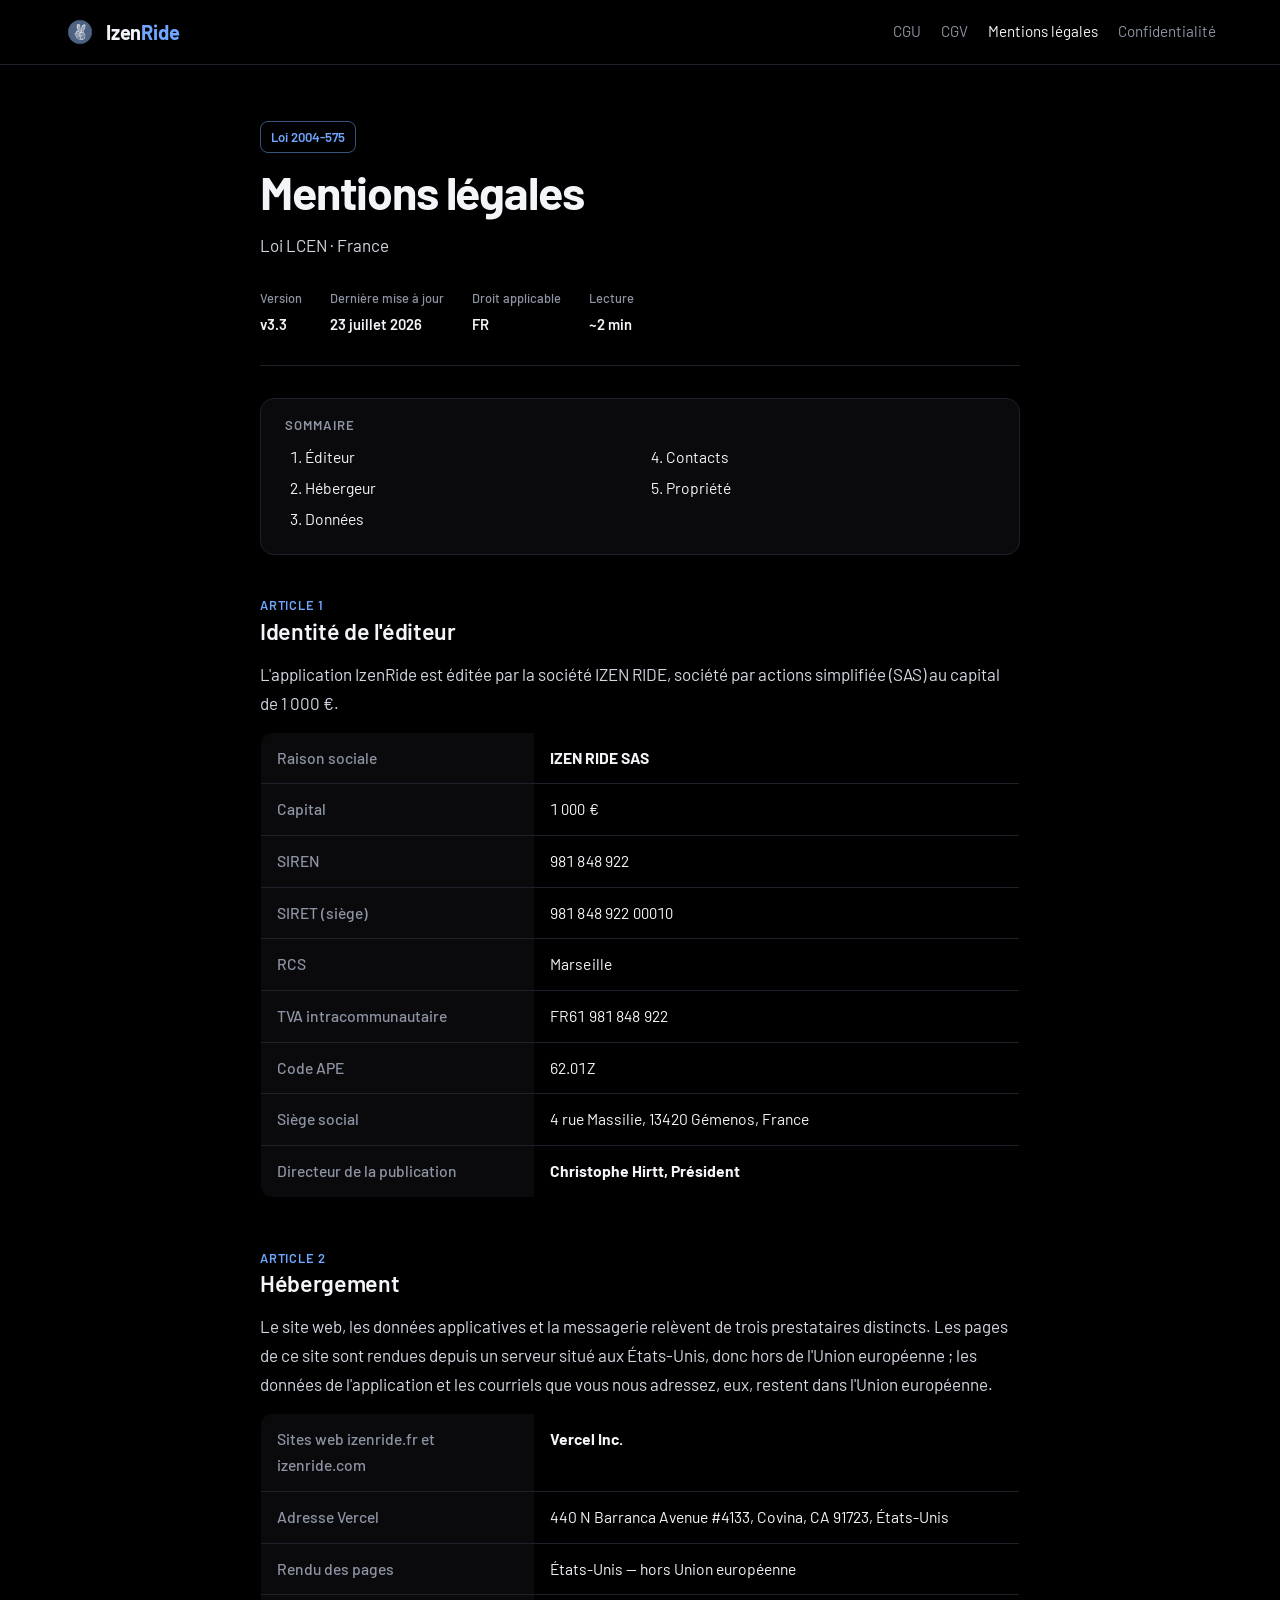
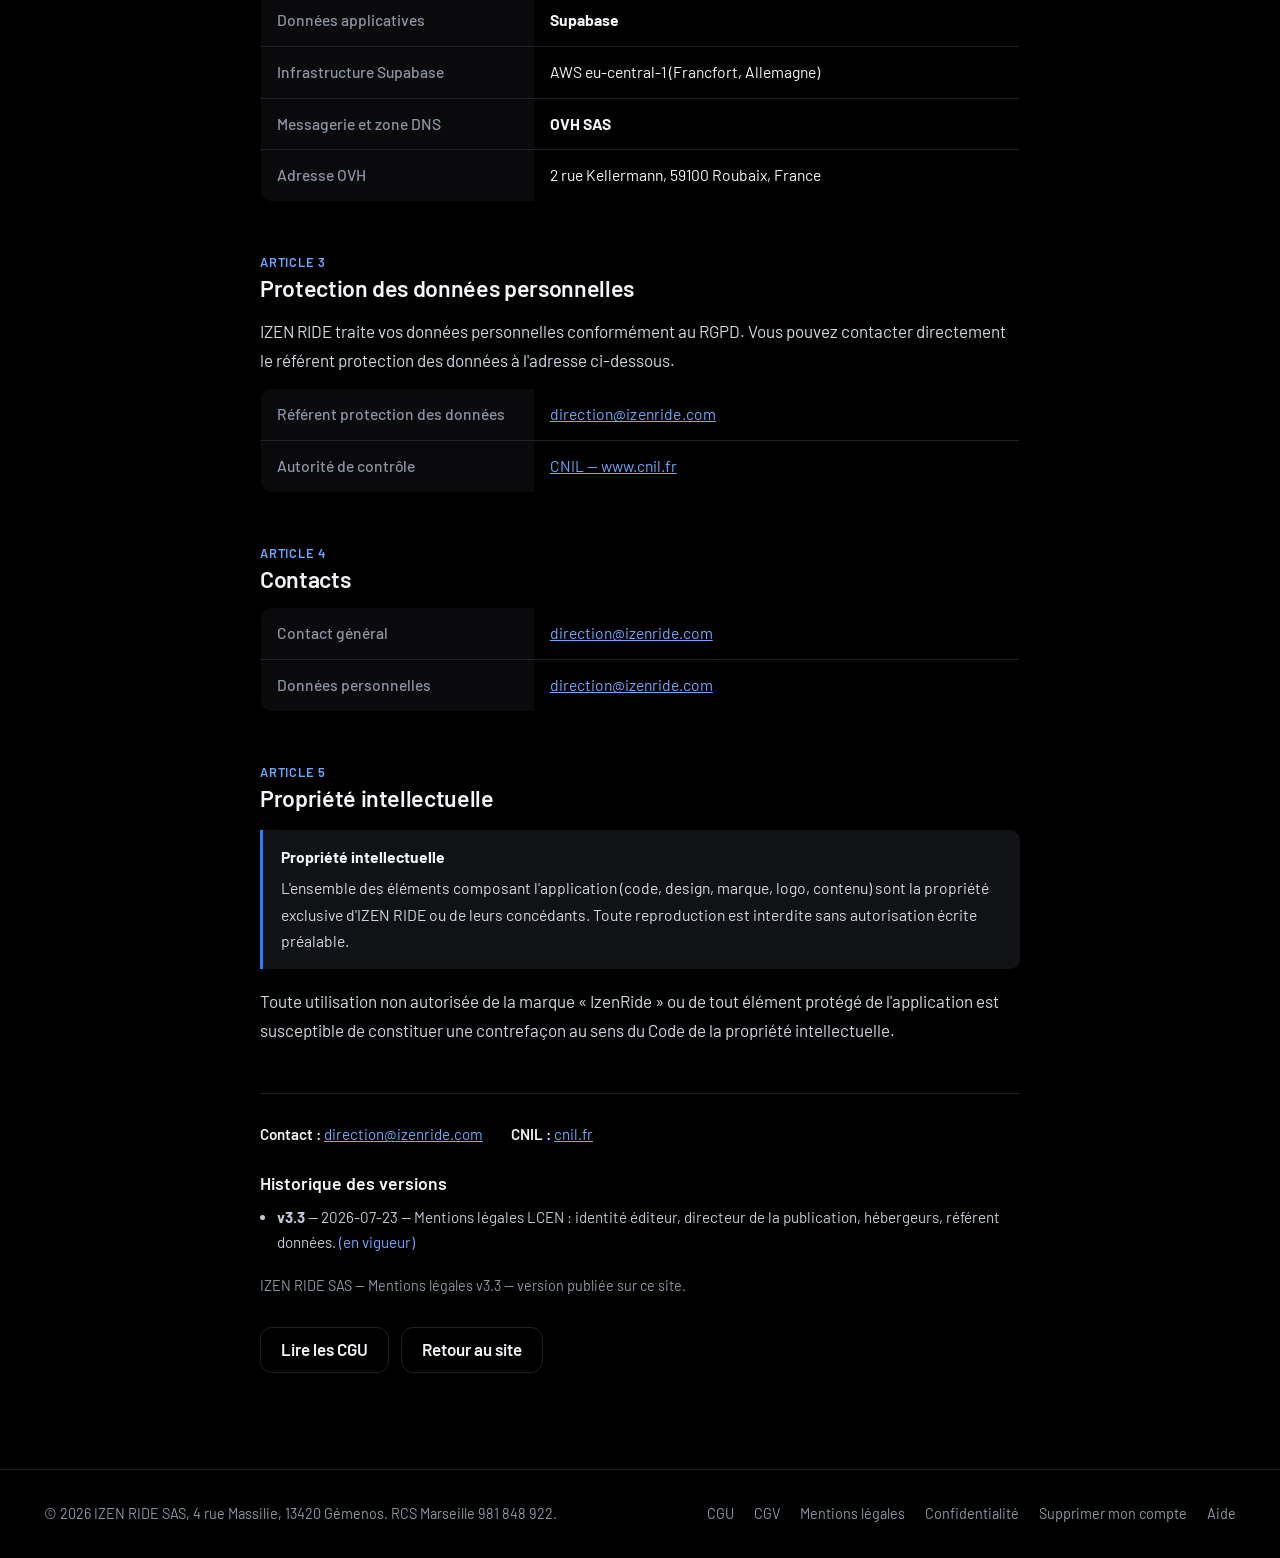
<file: mentions-legales.html>
<!doctype html>
<html lang="fr">
<head>
<meta charset="utf-8">
<meta name="viewport" content="width=device-width, initial-scale=1, viewport-fit=cover">
<title>Mentions légales — IzenRide</title>
<meta name="description" content="Mentions légales d'IzenRide (loi LCEN n° 2004-575) : éditeur IZEN RIDE SAS, directeur de la publication, hébergeurs, référent données (v3.3, 23 juillet 2026).">
<meta name="theme-color" content="#000000">
<link rel="canonical" href="https://izenride.fr/mentions-legales.html">
<meta property="og:type" content="website">
<meta property="og:site_name" content="IzenRide">
<meta property="og:locale" content="fr_FR">
<meta property="og:title" content="Mentions légales — IzenRide">
<meta property="og:description" content="Mentions légales d'IzenRide (loi LCEN n° 2004-575) : éditeur IZEN RIDE SAS, directeur de la publication, hébergeurs, référent données (v3.3, 23 juillet 2026).">
<meta property="og:url" content="https://izenride.fr/mentions-legales.html">
<meta property="og:image" content="https://izenride.fr/assets/img/og-izenride.jpg">
<meta name="twitter:card" content="summary_large_image">
<script type="application/ld+json">{"@context": "https://schema.org", "@type": "BreadcrumbList", "itemListElement": [{"@type": "ListItem", "position": 1, "name": "IzenRide", "item": "https://izenride.fr/"}, {"@type": "ListItem", "position": 2, "name": "Mentions légales", "item": "https://izenride.fr/mentions-legales.html"}]}</script>
<link rel="icon" href="/favicon.ico" sizes="any">
<link rel="icon" type="image/png" sizes="32x32" href="assets/img/favicon-32.png">
<link rel="apple-touch-icon" href="assets/img/apple-touch-icon.png">
<link rel="stylesheet" href="assets/css/fonts.css?v=20261020">
<link rel="stylesheet" href="assets/css/legal.css?v=20261020">
<script defer src="https://izeninfo.fr/stats/t.js" data-site="izenride"></script>
</head>
<body>
<header class="top">
  <div class="wrap">
    <a class="brand" href="index.html" aria-label="IzenRide, accueil"><img src="assets/img/logo.png" alt="" width="32" height="32"><span>Izen<b>Ride</b></span></a>
    <nav aria-label="Documents légaux">
      <a href="cgu.html">CGU</a>
      <a href="cgv.html">CGV</a>
      <a href="mentions-legales.html" aria-current="page">Mentions légales</a>
      <a href="confidentialite.html">Confidentialité</a>
    </nav>
  </div>
</header>
<main class="doc-page">
<article class="doc">

  <header class="doc__head">
    <span class="doc__pill">Loi 2004-575</span>
    <h1 class="doc__title">Mentions légales</h1>
    <p class="doc__sub">Loi LCEN · France</p>
    <div class="doc__meta">
      <span><b>Version</b><i>v3.3</i></span>
      <span><b>Dernière mise à jour</b><i>23 juillet 2026</i></span>
      <span><b>Droit applicable</b><i>FR</i></span>
      <span><b>Lecture</b><i>~2 min</i></span>
    </div>
  </header>

  <nav class="toc" aria-label="Sommaire">
    <h2>Sommaire</h2>
    <ol>
      <li><a href="#editeur">Éditeur</a></li>
      <li><a href="#hebergeur">Hébergeur</a></li>
      <li><a href="#donnees">Données</a></li>
      <li><a href="#contacts">Contacts</a></li>
      <li><a href="#pi">Propriété</a></li>
    </ol>
  </nav>

  <article id="editeur">
    <h3><span class="art-num">Article 1</span>Identité de l'éditeur</h3>
    <p>L'application IzenRide est éditée par la société IZEN RIDE, société par actions simplifiée (SAS) au capital de 1 000 €.</p>
    <table class="info-card">
      <tbody>
        <tr><th>Raison sociale</th><td><strong>IZEN RIDE SAS</strong></td></tr>
        <tr><th>Capital</th><td><span class="mono">1 000 €</span></td></tr>
        <tr><th>SIREN</th><td><span class="mono">981 848 922</span></td></tr>
        <tr><th>SIRET (siège)</th><td><span class="mono">981 848 922 00010</span></td></tr>
        <tr><th>RCS</th><td><span class="mono">Marseille</span></td></tr>
        <tr><th>TVA intracommunautaire</th><td><span class="mono">FR61 981 848 922</span></td></tr>
        <tr><th>Code APE</th><td><span class="mono">62.01Z</span></td></tr>
        <tr><th>Siège social</th><td>4 rue Massilie, 13420 Gémenos, France</td></tr>
        <tr><th>Directeur de la publication</th><td><strong>Christophe Hirtt, Président</strong></td></tr>
      </tbody>
    </table>
  </article>

  <!--
    ═══════════════════════════════════════════════════════════════
    🔴 CETTE PAGE EST LA SURFACE LÉGALE QU'ON A OUBLIÉE, ET C'EST CELLE QUE LE
    PUBLIC ATTEINT LE PLUS FACILEMENT : https://izenride.fr/mentions-legales.html

    Le 2026-09-12, l'application et le miroir /legal/mentions du site
    institutionnel avaient été corrigés — celle-ci servait encore, mot pour mot,
    « Site web izenride.com : OVH SAS » et « tous deux situés dans l'Union
    européenne ». « Version 3.3 » nommait donc DEUX hébergeurs différents selon
    l'endroit où on la lisait. Un document opposable ne peut pas faire ça.

    ⚠️ ET ELLE EST VIVANTE, PAS UNE ARCHIVE. Mesuré avant d'écrire une ligne :

        $ curl -sI https://izenride.fr/mentions-legales.html
          HTTP/1.1 200 OK — Server: Vercel
          Content-Length: 7116 — Last-Modified: Fri, 11 Sep 2026 16:06:23 GMT
        $ curl -s  https://izenride.fr/mentions-legales.html | grep OVH
          &lt;tr&gt;&lt;th&gt;Site web izenride.com&lt;/th&gt;&lt;td&gt;&lt;strong&gt;OVH SAS&lt;/strong&gt;…

    Le texte servi était identique à CE fichier : c'est bien lui qui est publié.

    🔴 CE QUI A CHANGÉ DANS LE MONDE, MESURÉ LE MÊME JOUR, PAS SUPPOSÉ :

        $ nslookup izenride.com 1.1.1.1  ->  216.198.79.1
        $ nslookup izenride.fr  1.1.1.1  ->  216.198.79.1
        $ curl -sI https://izenride.com/
          HTTP/1.1 308 Permanent Redirect -> https://izenride.fr/ — Server: Vercel
        $ curl -sI https://izenride.fr/
          HTTP/1.1 200 OK — Server: Vercel

    ⚠️ ON NE REMPLACE PAS « OVH » PAR « VERCEL » PARTOUT — ce serait poser deux
    mensonges pour en corriger un. OVH garde deux rôles, mesurés le même jour :

        $ nslookup -type=MX izenride.fr  ->  mx0…mx4.mail.ovh.net  (le COURRIER)
        $ nslookup -type=NS izenride.fr  ->  ns107.ovh.net / dns107.ovh.net (la ZONE)

    Seuls les enregistrements A ont été repointés. D'où trois rôles distincts
    ci-dessous, et non deux prestataires fondus en un.

    ⚠️ LE NUMÉRO DE VERSION NE BOUGE PAS, VOLONTAIREMENT. Il doit rester égal à
    celui de apps/mobile/lib/legal/content/legal-mentions.ts dans le dépôt
    applicatif, qui est la SOURCE de cette page ; là-bas, incrémenter version:
    exige une migration du registre legal_documents. Désynchroniser les deux
    pour faire joli créerait le défaut d'à côté : deux surfaces qui annoncent
    des versions différentes du même texte.
    ═══════════════════════════════════════════════════════════════
  -->
  <article id="hebergeur">
    <h3><span class="art-num">Article 2</span>Hébergement</h3>
    <p>Le site web, les données applicatives et la messagerie relèvent de trois prestataires distincts. Les pages de ce site sont rendues depuis un serveur situé aux États-Unis, donc hors de l'Union européenne ; les données de l'application et les courriels que vous nous adressez, eux, restent dans l'Union européenne.</p>
    <table class="info-card">
      <tbody>
        <tr><th>Sites web izenride.fr et izenride.com</th><td><strong>Vercel Inc.</strong></td></tr>
        <tr><th>Adresse Vercel</th><td>440 N Barranca Avenue #4133, Covina, CA 91723, États-Unis</td></tr>
        <tr><th>Rendu des pages</th><td>États-Unis — hors Union européenne</td></tr>
        <tr><th>Données applicatives</th><td><strong>Supabase</strong></td></tr>
        <tr><th>Infrastructure Supabase</th><td>AWS eu-central-1 (Francfort, Allemagne)</td></tr>
        <tr><th>Messagerie et zone DNS</th><td><strong>OVH SAS</strong></td></tr>
        <tr><th>Adresse OVH</th><td>2 rue Kellermann, 59100 Roubaix, France</td></tr>
      </tbody>
    </table>
  </article>

  <article id="donnees">
    <h3><span class="art-num">Article 3</span>Protection des données personnelles</h3>
    <p>IZEN RIDE traite vos données personnelles conformément au RGPD. Vous pouvez contacter directement le référent protection des données à l'adresse ci-dessous.</p>
    <table class="info-card">
      <tbody>
        <tr><th>Référent protection des données</th><td><a class="mono" href="mailto:direction@izenride.com">direction@izenride.com</a></td></tr>
        <tr><th>Autorité de contrôle</th><td><a href="https://www.cnil.fr">CNIL — www.cnil.fr</a></td></tr>
      </tbody>
    </table>
  </article>

  <article id="contacts">
    <h3><span class="art-num">Article 4</span>Contacts</h3>
    <table class="info-card">
      <tbody>
        <tr><th>Contact général</th><td><a href="mailto:direction@izenride.com">direction@izenride.com</a></td></tr>
        <tr><th>Données personnelles</th><td><a href="mailto:direction@izenride.com">direction@izenride.com</a></td></tr>
      </tbody>
    </table>
  </article>

  <article id="pi">
    <h3><span class="art-num">Article 5</span>Propriété intellectuelle</h3>
    <div class="callout callout--info">
      <b>Propriété intellectuelle</b>
      L'ensemble des éléments composant l'application (code, design, marque, logo, contenu) sont la propriété exclusive d'IZEN RIDE ou de leurs concédants. Toute reproduction est interdite sans autorisation écrite préalable.
    </div>
    <p>Toute utilisation non autorisée de la marque « IzenRide » ou de tout élément protégé de l'application est susceptible de constituer une contrefaçon au sens du Code de la propriété intellectuelle.</p>
  </article>

  <footer class="doc__foot">
    <div class="doc__foot-meta">
      <span><b>Contact :</b> <a href="mailto:direction@izenride.com">direction@izenride.com</a></span>
      <span><b>CNIL :</b> <a href="https://www.cnil.fr">cnil.fr</a></span>
    </div>
    <h2>Historique des versions</h2>
    <ul>
      <li><b>v3.3</b> — 2026-07-23 — Mentions légales LCEN : identité éditeur, directeur de la publication, hébergeurs, référent données. <em>(en vigueur)</em></li>
    </ul>
    <p>IZEN RIDE SAS — Mentions légales v3.3 — version publiée sur ce site.</p>
  </footer>

  <div class="doc__cross">
    <a href="cgu.html" class="btn btn--ghost btn--sm">Lire les CGU</a>
    <a href="index.html" class="btn btn--ghost btn--sm">Retour au site</a>
  </div>

</article>
</main>
<footer class="site-foot">
  <div class="wrap">
    <span>© 2026 IZEN RIDE SAS, 4 rue Massilie, 13420 Gémenos. RCS Marseille 981 848 922.</span>
    <nav aria-label="Informations légales">
      <a href="cgu.html">CGU</a><a href="cgv.html">CGV</a><a href="mentions-legales.html">Mentions légales</a><a href="confidentialite.html">Confidentialité</a><a href="suppression-compte.html">Supprimer mon compte</a><a href="support.html">Aide</a>
    </nav>
  </div>
</footer>
</body>
</html>
</file>
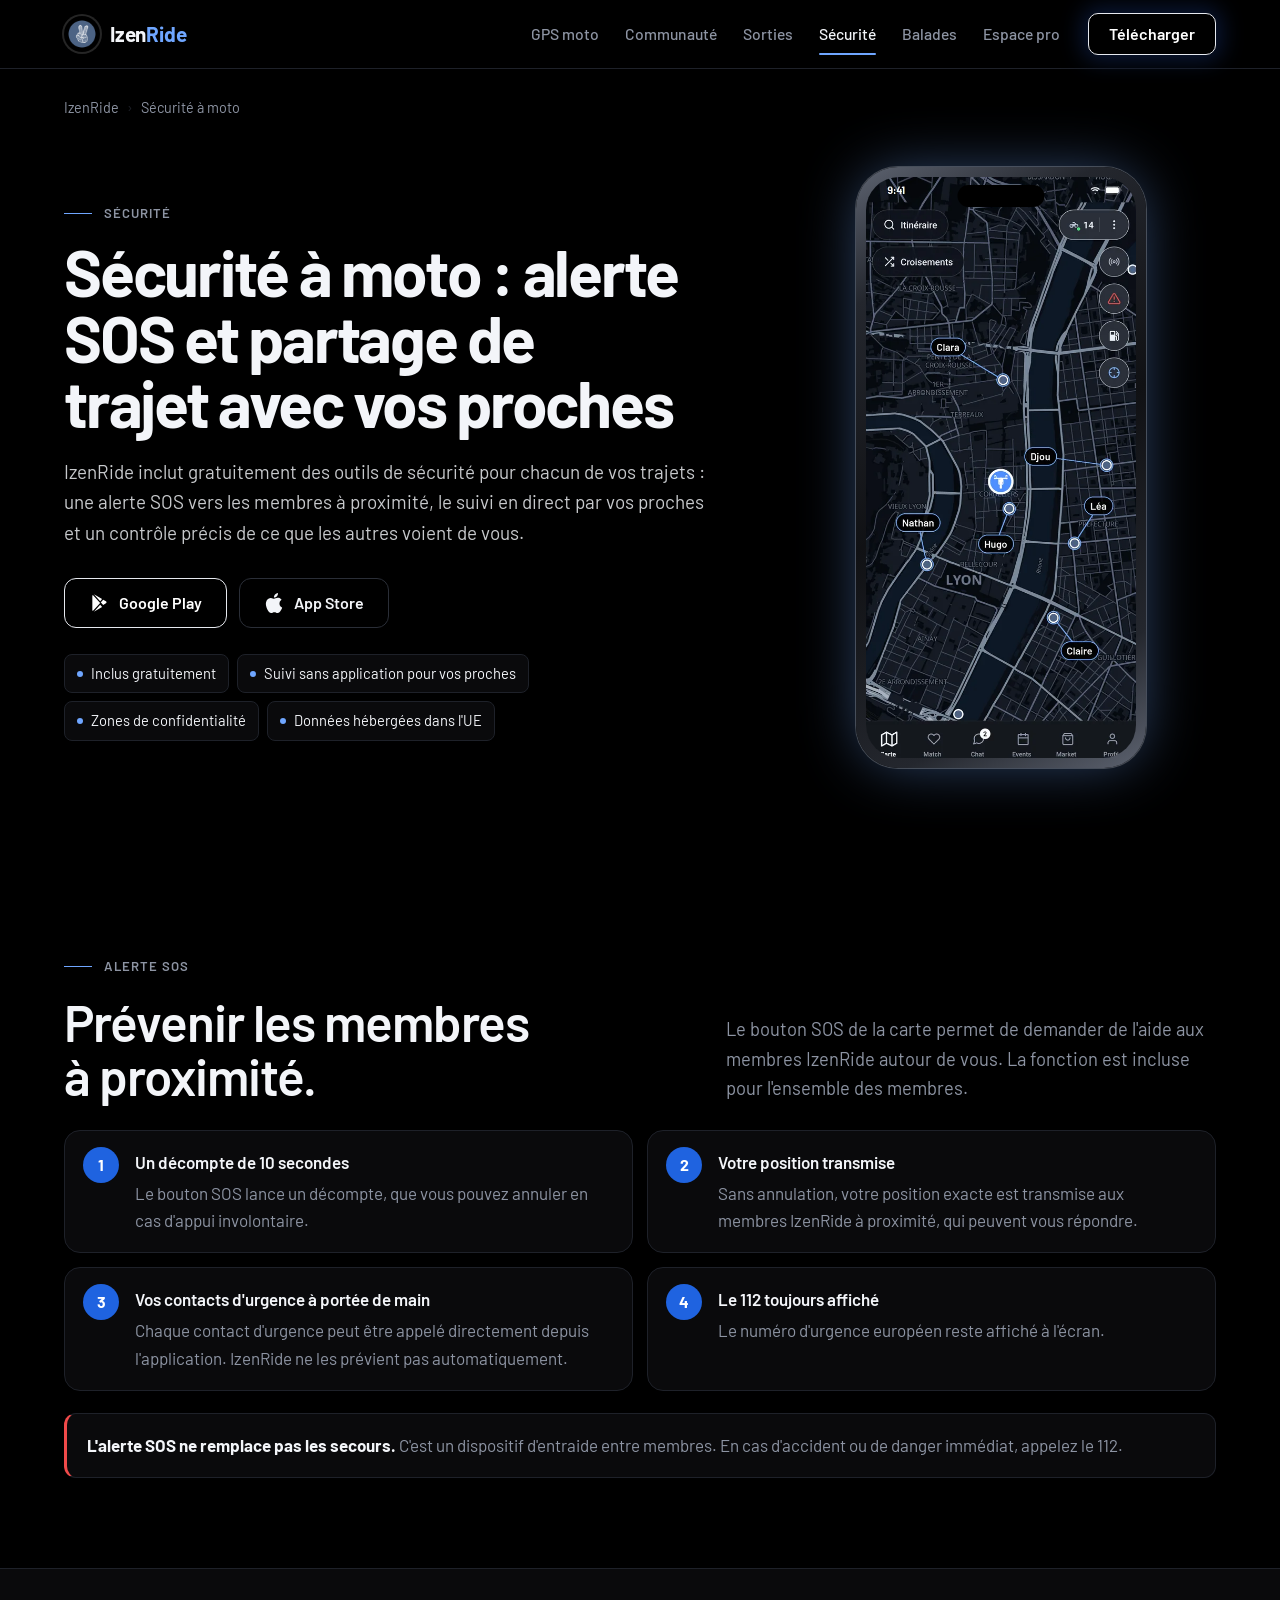
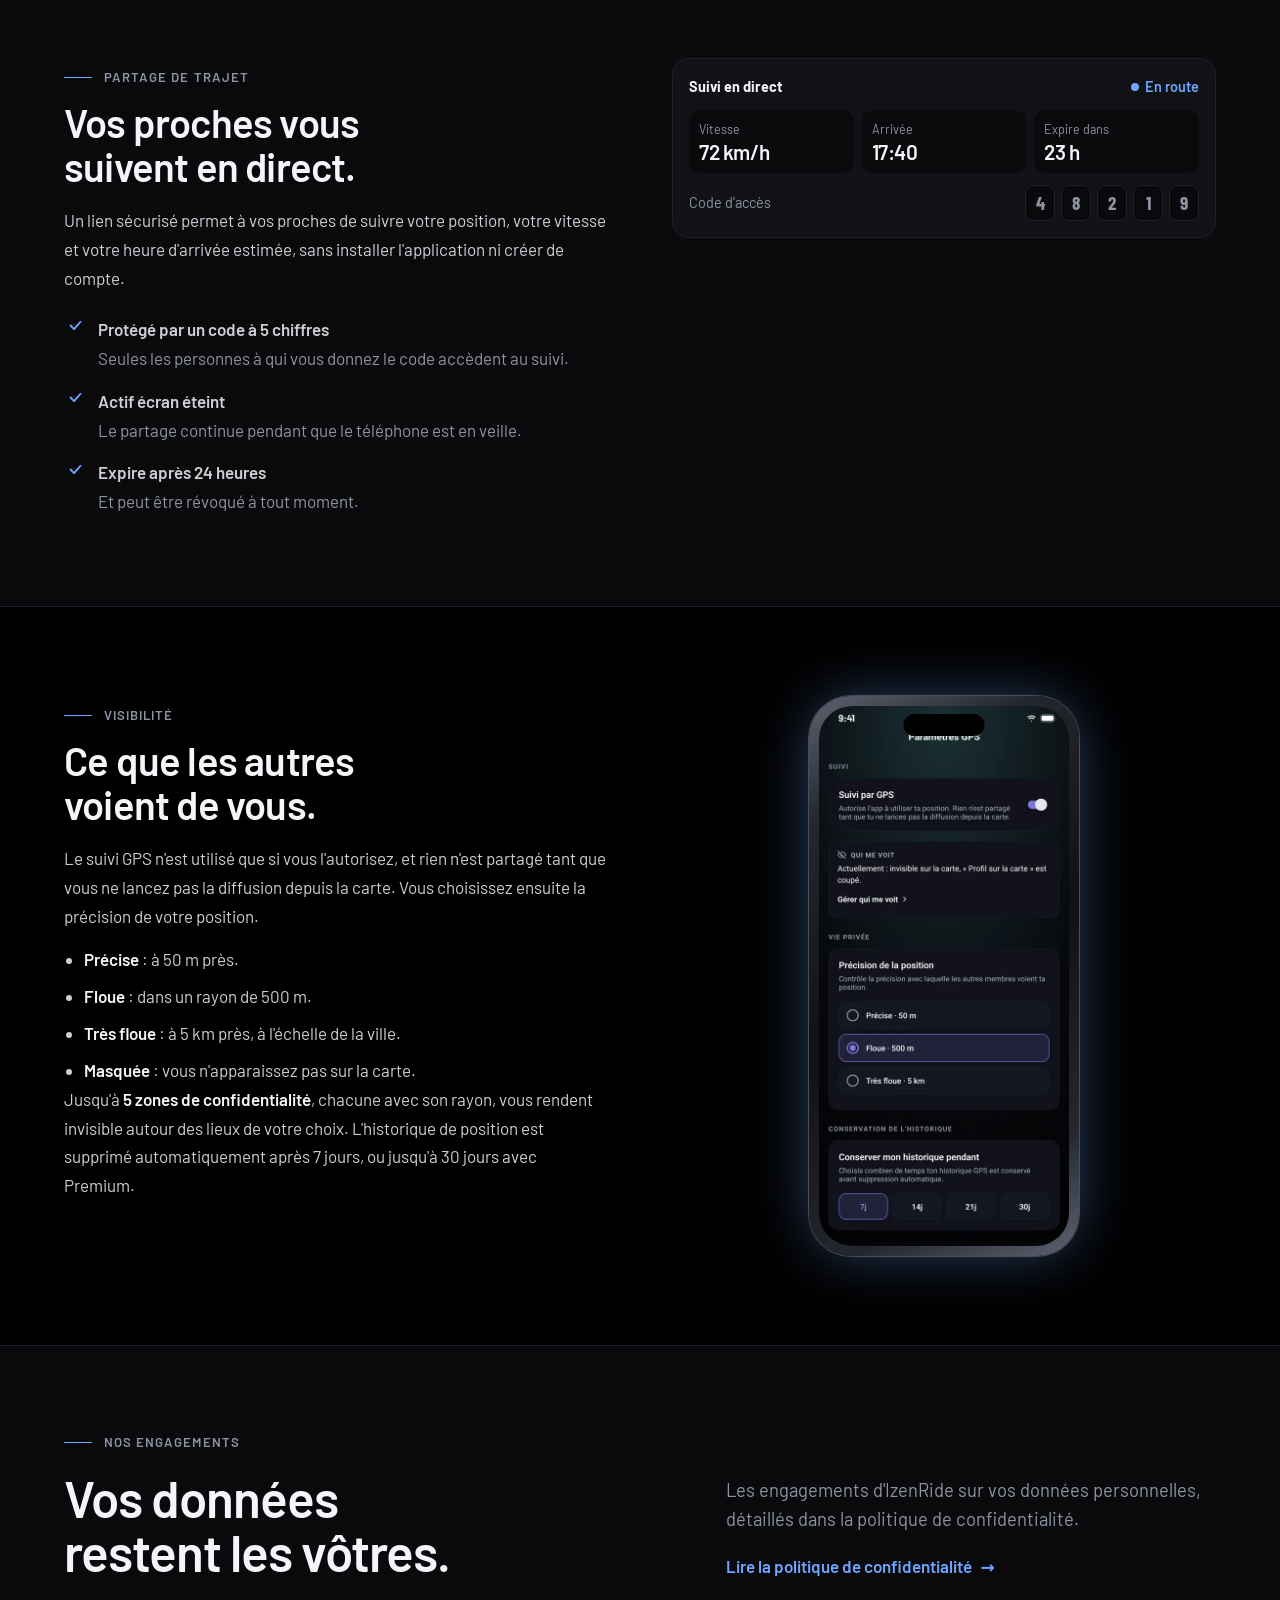
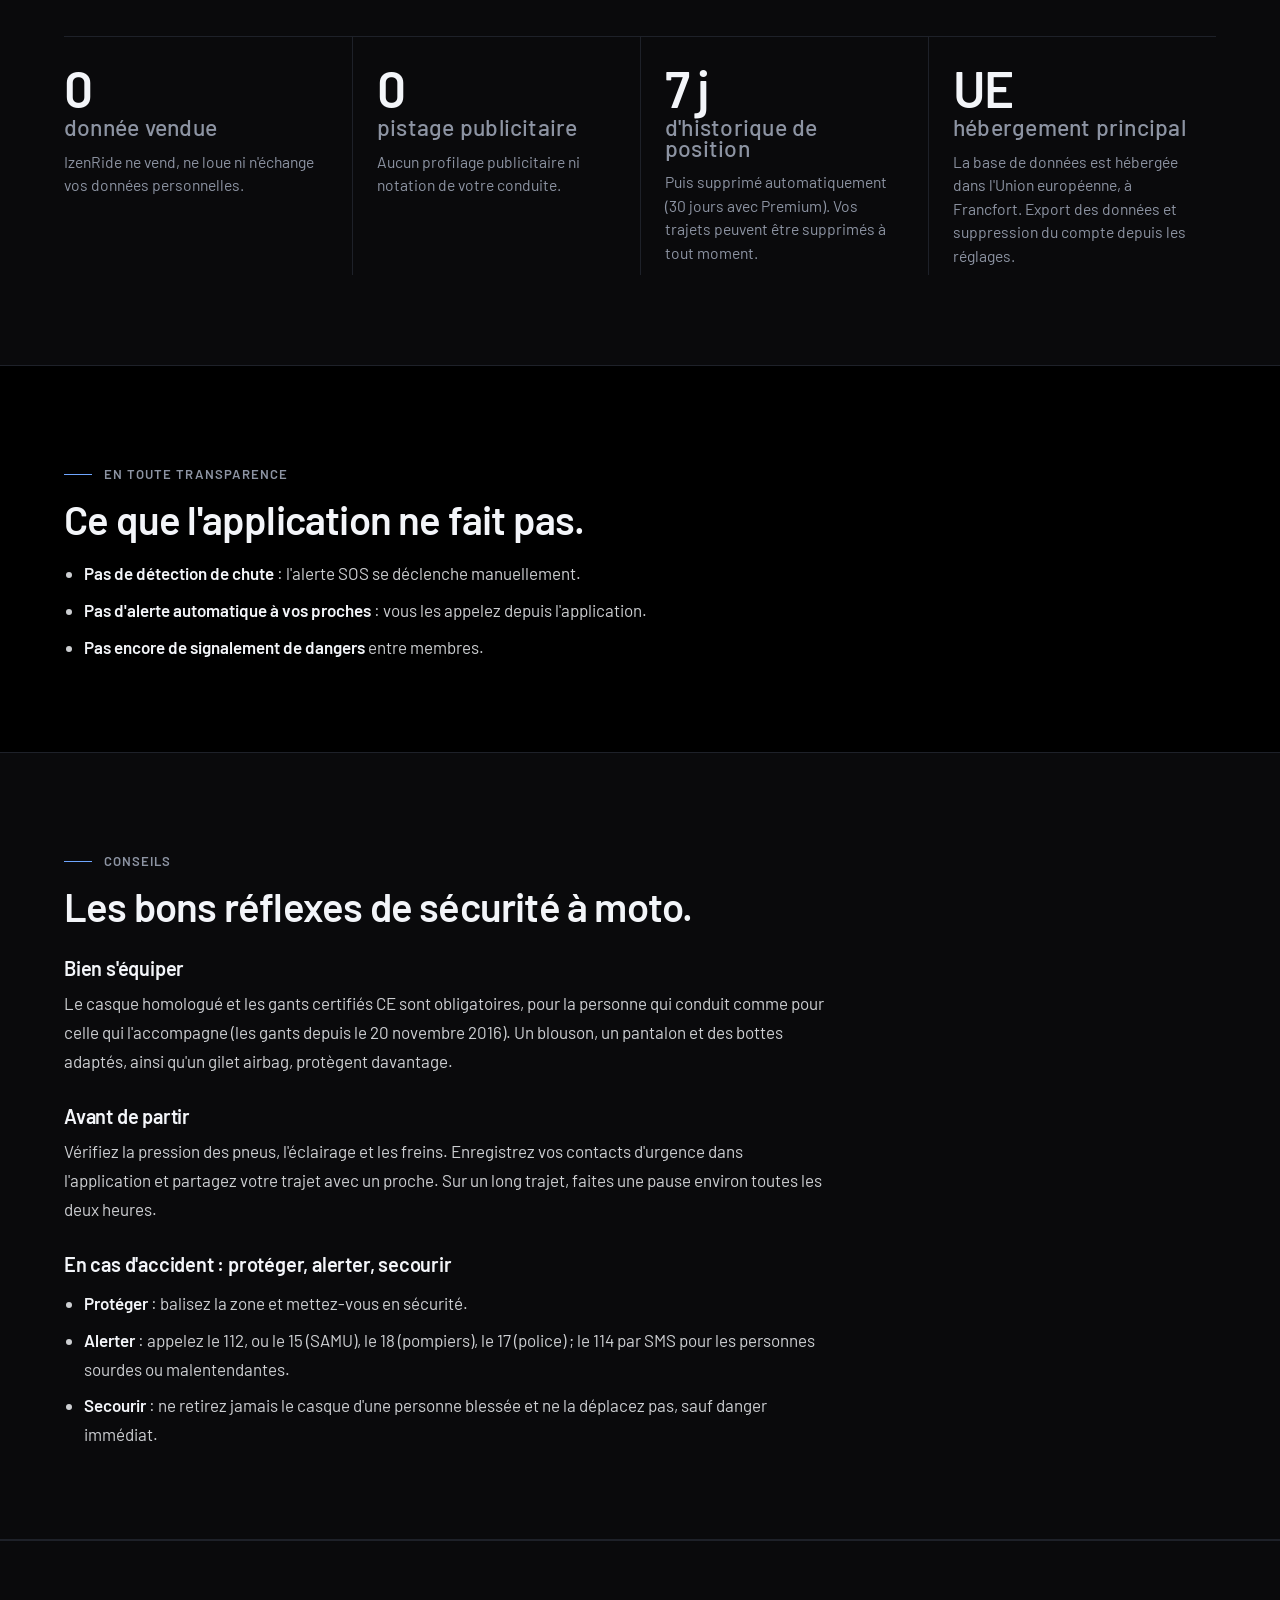
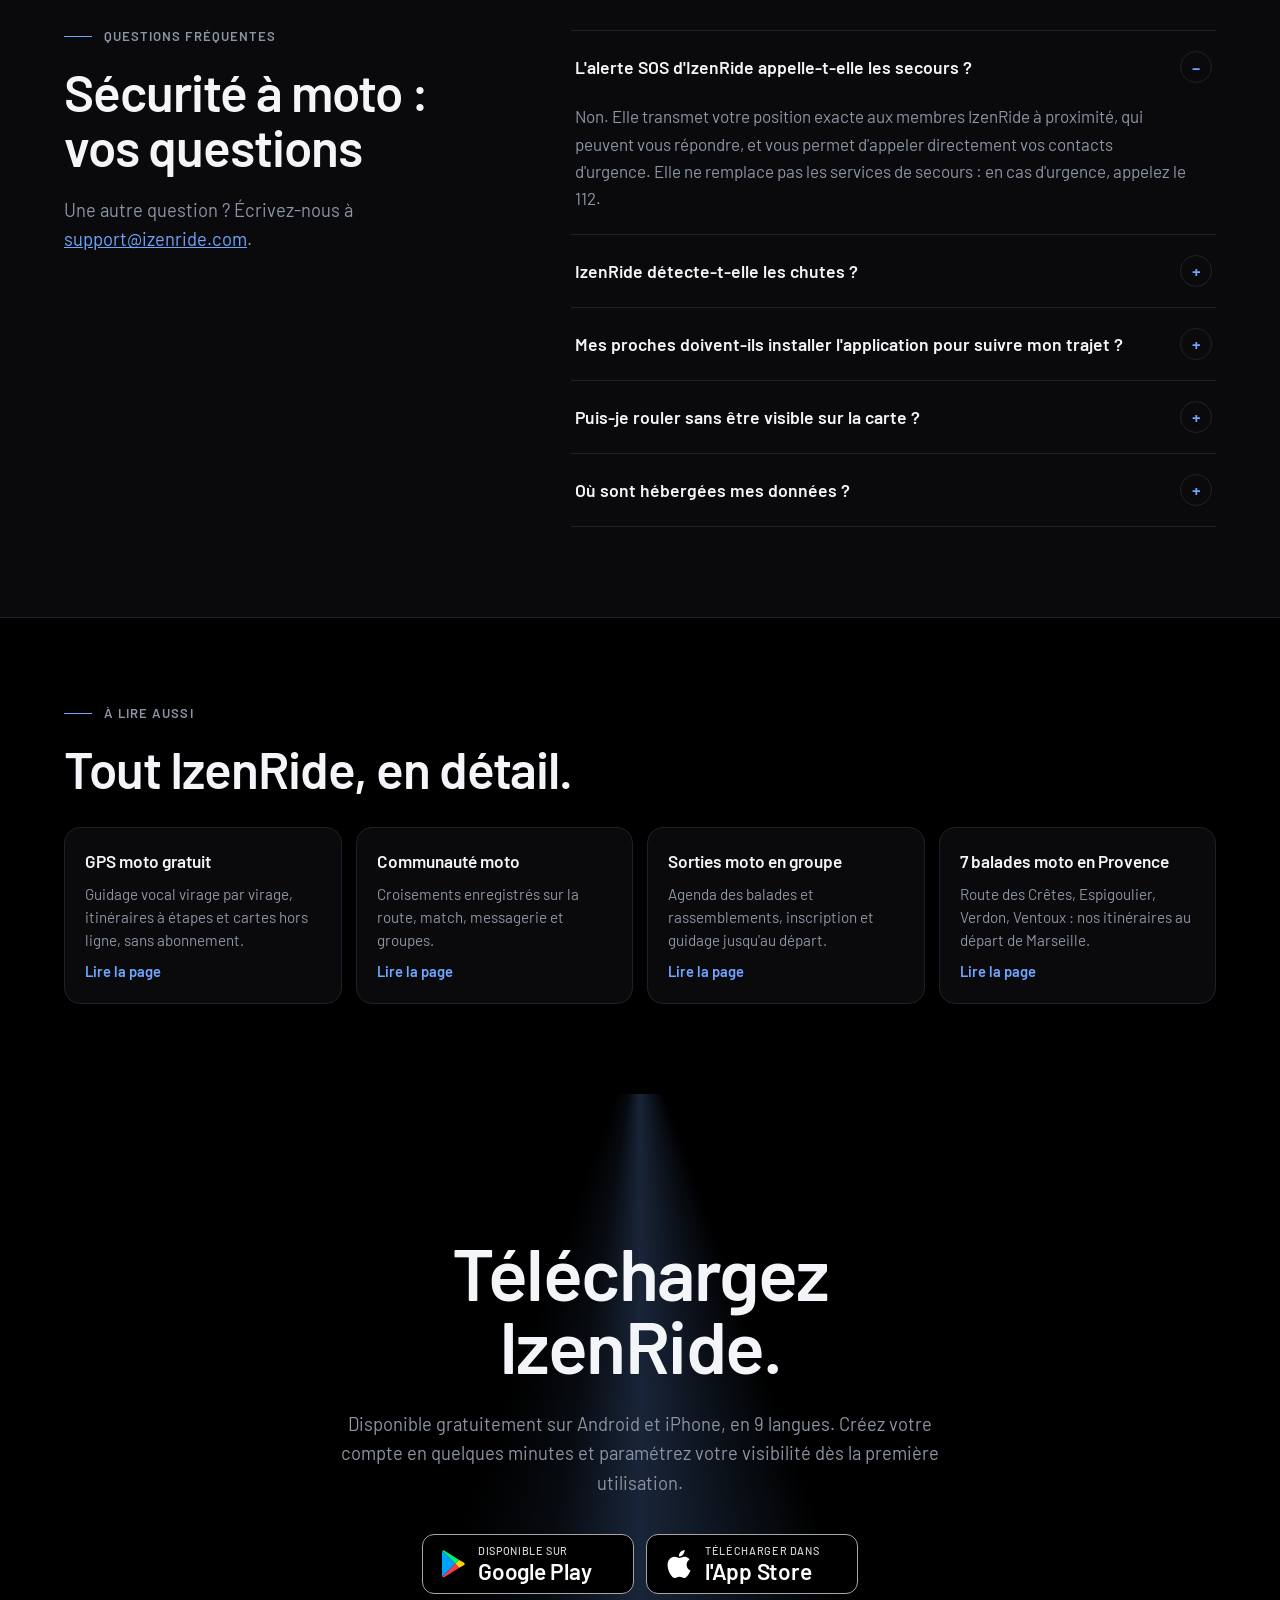
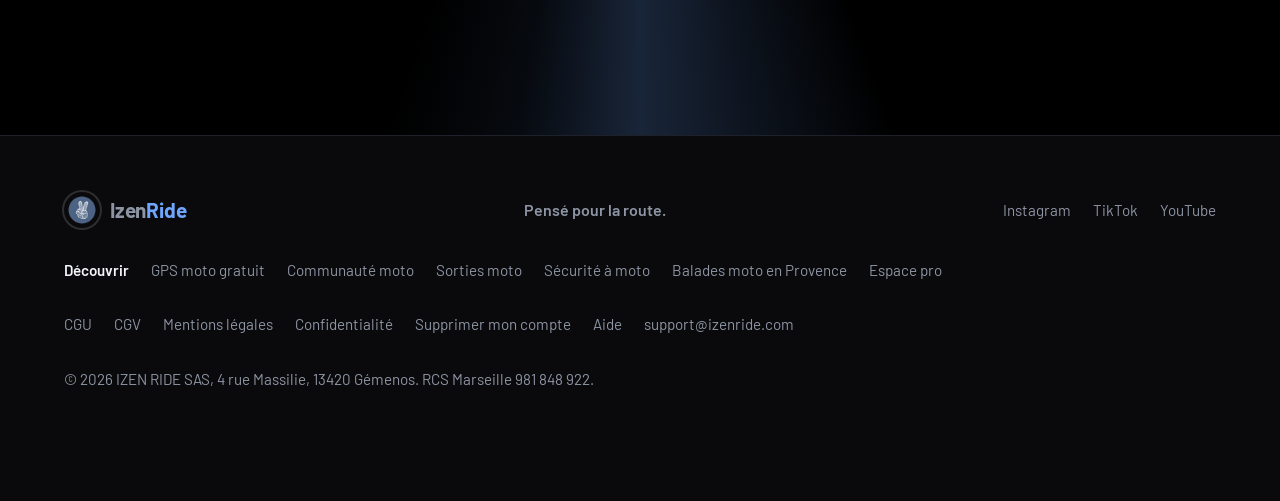
<file: securite-moto.html>
<!doctype html>
<html lang="fr">
<head>
<meta charset="utf-8">
<meta name="viewport" content="width=device-width, initial-scale=1, viewport-fit=cover">
<title>Sécurité à moto : alerte SOS et partage de trajet | IzenRide</title>
<link rel="canonical" href="https://izenride.fr/securite-moto.html">
<meta name="description" content="Alerte SOS aux membres à proximité, partage de trajet en direct avec vos proches, zones de confidentialité : des outils de sécurité moto gratuits.">
<meta name="robots" content="max-image-preview:large">
<meta name="theme-color" content="#000000">
<meta property="og:type" content="website">
<meta property="og:title" content="Sécurité à moto : alerte SOS et partage de trajet | IzenRide">
<meta property="og:description" content="Alerte SOS aux membres à proximité, partage de trajet en direct avec vos proches, zones de confidentialité : des outils de sécurité moto gratuits.">
<meta property="og:url" content="https://izenride.fr/securite-moto.html">
<meta property="og:site_name" content="IzenRide">
<meta property="og:locale" content="fr_FR">
<meta property="og:image" content="https://izenride.fr/assets/img/og-izenride.jpg">
<meta property="og:image:width" content="1200">
<meta property="og:image:height" content="630">
<meta property="og:image:alt" content="IzenRide, l'application GPS et communauté moto">
<meta name="twitter:card" content="summary_large_image">
<meta name="twitter:title" content="Sécurité à moto : alerte SOS et partage de trajet | IzenRide">
<meta name="twitter:description" content="Alerte SOS aux membres à proximité, partage de trajet en direct avec vos proches, zones de confidentialité : des outils de sécurité moto gratuits.">
<meta name="twitter:image" content="https://izenride.fr/assets/img/og-izenride.jpg">
<meta name="apple-itunes-app" content="app-id=6476877458">
<link rel="icon" href="/favicon.ico" sizes="any">
<link rel="icon" type="image/png" sizes="32x32" href="assets/img/favicon-32.png">
<link rel="apple-touch-icon" href="assets/img/apple-touch-icon.png">
<link rel="preload" href="assets/fonts/barlow-latin-700-normal.woff2" as="font" type="font/woff2" crossorigin>
<link rel="stylesheet" href="assets/css/fonts.css?v=20261020">
<link rel="stylesheet" href="assets/css/site.css?v=20261102b">
<link rel="stylesheet" href="assets/css/page.css?v=20261102">
<script type="application/ld+json">
{
 "@context": "https://schema.org",
 "@graph": [
  {
   "@type": "WebPage",
   "@id": "https://izenride.fr/securite-moto.html#page",
   "url": "https://izenride.fr/securite-moto.html",
   "name": "Sécurité à moto : alerte SOS et partage de trajet | IzenRide",
   "description": "Alerte SOS aux membres à proximité, partage de trajet en direct avec vos proches, zones de confidentialité : des outils de sécurité moto gratuits.",
   "inLanguage": "fr-FR",
   "isPartOf": {
    "@id": "https://izenride.fr/#site"
   },
   "primaryImageOfPage": {
    "@type": "ImageObject",
    "url": "https://izenride.fr/assets/screens/v319b-carte.webp"
   },
   "breadcrumb": {
    "@id": "https://izenride.fr/securite-moto.html#breadcrumb"
   },
   "dateModified": "2026-11-02",
   "about": {
    "@id": "https://izenride.fr/#app"
   }
  },
  {
   "@type": "BreadcrumbList",
   "@id": "https://izenride.fr/securite-moto.html#breadcrumb",
   "itemListElement": [
    {
     "@type": "ListItem",
     "position": 1,
     "name": "IzenRide",
     "item": "https://izenride.fr/"
    },
    {
     "@type": "ListItem",
     "position": 2,
     "name": "Sécurité à moto",
     "item": "https://izenride.fr/securite-moto.html"
    }
   ]
  },
  {
   "@type": "FAQPage",
   "@id": "https://izenride.fr/securite-moto.html#faq",
   "mainEntity": [
    {
     "@type": "Question",
     "name": "L'alerte SOS d'IzenRide appelle-t-elle les secours ?",
     "acceptedAnswer": {
      "@type": "Answer",
      "text": "Non. Elle transmet votre position exacte aux membres IzenRide à proximité, qui peuvent vous répondre, et vous permet d'appeler directement vos contacts d'urgence. Elle ne remplace pas les services de secours : en cas d'urgence, appelez le 112."
     }
    },
    {
     "@type": "Question",
     "name": "IzenRide détecte-t-elle les chutes ?",
     "acceptedAnswer": {
      "@type": "Answer",
      "text": "Non. L'alerte SOS se déclenche manuellement depuis le bouton de la carte. Aucune alerte automatique n'est envoyée à vos proches."
     }
    },
    {
     "@type": "Question",
     "name": "Mes proches doivent-ils installer l'application pour suivre mon trajet ?",
     "acceptedAnswer": {
      "@type": "Answer",
      "text": "Non. Ils ouvrent un lien sécurisé, protégé par un code à 5 chiffres, sans application ni compte. Le lien expire après 24 heures et vous pouvez le révoquer à tout moment."
     }
    },
    {
     "@type": "Question",
     "name": "Puis-je rouler sans être visible sur la carte ?",
     "acceptedAnswer": {
      "@type": "Answer",
      "text": "Oui. Rien n'est partagé tant que vous ne lancez pas la diffusion depuis la carte. Vous pouvez aussi flouter votre position (500 m ou 5 km), la masquer, ou définir jusqu'à 5 zones de confidentialité."
     }
    },
    {
     "@type": "Question",
     "name": "Où sont hébergées mes données ?",
     "acceptedAnswer": {
      "@type": "Answer",
      "text": "La base de données est hébergée dans l'Union européenne, à Francfort. IzenRide ne vend, ne loue ni n'échange vos données personnelles."
     }
    }
   ]
  }
 ]
}
</script>
<script defer src="https://izeninfo.fr/stats/t.js" data-site="izenride"></script>
</head>
<body class="page">
<a class="skip" href="#contenu">Aller au contenu</a>

<header class="top solid">
  <div class="wrap">
    <a class="brand" href="/" aria-label="IzenRide, accueil"><img src="assets/img/logo.png" alt="" width="36" height="36"><span>Izen<b>Ride</b></span></a>
    <nav class="nav" aria-label="Navigation principale">
      <a href="gps-moto-gratuit.html">GPS moto</a>
      <a href="communaute-moto.html">Communauté</a>
      <a href="sorties-moto.html">Sorties</a>
      <a href="securite-moto.html" aria-current="page">Sécurité</a>
      <a href="balades-moto-provence.html">Balades</a>
      <a href="espace-pro.html">Espace pro</a>
    </nav>
    <a class="btn btn-primary" href="#telecharger">Télécharger</a>
  </div>
</header>

<main id="contenu">
  <nav class="crumbs wrap" aria-label="Fil d'Ariane">
    <ol><li><a href="/">IzenRide</a></li><li aria-current="page">Sécurité à moto</li></ol>
  </nav>

  <section class="page-hero wrap" aria-labelledby="page-title">
    <div>
      <span class="kicker">Sécurité</span>
      <h1 id="page-title">Sécurité à moto : alerte SOS et partage de trajet avec vos proches</h1>
      <p class="lede">IzenRide inclut gratuitement des outils de sécurité pour chacun de vos trajets : une alerte SOS vers les membres à proximité, le suivi en direct par vos proches et un contrôle précis de ce que les autres voient de vous.</p>
      <div class="ctas">
          <a class="btn btn-primary" href="https://play.google.com/store/apps/details?id=com.izenride.app" rel="noopener">
            <svg viewBox="0 0 24 24" fill="currentColor" aria-hidden="true"><path d="M4.6 2.3 13.4 12l-8.8 9.7c-.4-.2-.6-.7-.6-1.2V3.5c0-.5.2-1 .6-1.2Zm10 8.4 2.4-2.6 3.3 1.9c1 .6 1 1.8 0 2.4l-3.3 1.9-2.4-2.6-.6-.7.6-.3ZM5.9 1.6l9.8 5.6-2.3 2.6-7.5-8.2Zm7.5 12.6 2.3 2.6-9.8 5.6 7.5-8.2Z"/></svg>
            Google Play
          </a>
          <a class="btn btn-ghost" href="https://apps.apple.com/fr/app/izenride/id6476877458" rel="noopener">
            <svg viewBox="0 0 24 24" fill="currentColor" aria-hidden="true"><path d="M12.152 6.896c-.948 0-2.415-1.078-3.96-1.04-2.04.027-3.91 1.183-4.961 3.014-2.117 3.675-.546 9.103 1.519 12.09 1.013 1.454 2.208 3.09 3.792 3.039 1.52-.065 2.09-.987 3.935-.987 1.831 0 2.35.987 3.96.948 1.637-.026 2.676-1.48 3.676-2.948 1.156-1.688 1.636-3.325 1.662-3.415-.039-.013-3.182-1.221-3.22-4.857-.026-3.04 2.48-4.494 2.597-4.559-1.429-2.09-3.623-2.324-4.39-2.376-2-.156-3.675 1.09-4.61 1.09zM15.53 3.83c.843-1.012 1.4-2.427 1.245-3.83-1.207.052-2.662.805-3.532 1.818-.78.896-1.454 2.338-1.273 3.714 1.338.104 2.715-.688 3.559-1.701"/></svg>
            App Store
          </a>
        </div>
      <ul class="facts"><li>Inclus gratuitement</li><li>Suivi sans application pour vos proches</li><li>Zones de confidentialité</li><li>Données hébergées dans l'UE</li></ul>
    </div>
    <div class="phone"><img src="assets/screens/v319b-carte.webp" alt="Écran Carte d'IzenRide avec les boutons de partage de position, d'alerte SOS et de stations" width="540" height="1104" fetchpriority="high"></div>
  </section>

  <section class="band" id="sos" aria-labelledby="sos-title">
    <div class="wrap">
      <div class="sec-lead">
        <div class="head">
          <span class="kicker">Alerte SOS</span>
          <h2 id="sos-title">Prévenir les membres à proximité.</h2>
        </div>
        <p class="lede">Le bouton SOS de la carte permet de demander de l'aide aux membres IzenRide autour de vous. La fonction est incluse pour l'ensemble des membres.</p>
      </div>
      <ol class="steps cols-2">
        <li><b>Un décompte de 10 secondes</b><span>Le bouton SOS lance un décompte, que vous pouvez annuler en cas d'appui involontaire.</span></li>
        <li><b>Votre position transmise</b><span>Sans annulation, votre position exacte est transmise aux membres IzenRide à proximité, qui peuvent vous répondre.</span></li>
        <li><b>Vos contacts d'urgence à portée de main</b><span>Chaque contact d'urgence peut être appelé directement depuis l'application. IzenRide ne les prévient pas automatiquement.</span></li>
        <li><b>Le 112 toujours affiché</b><span>Le numéro d'urgence européen reste affiché à l'écran.</span></li>
      </ol>
      <p class="note warn"><strong>L'alerte SOS ne remplace pas les secours.</strong> C'est un dispositif d'entraide entre membres. En cas d'accident ou de danger immédiat, appelez le 112.</p>
    </div>
  </section>

  <section class="band alt" id="partage" aria-labelledby="share-title">
    <div class="wrap two-col">
      <div class="prose">
        <span class="kicker">Partage de trajet</span>
        <h2 id="share-title">Vos proches vous suivent en direct.</h2>
        <p>Un lien sécurisé permet à vos proches de suivre votre position, votre vitesse et votre heure d'arrivée estimée, sans installer l'application ni créer de compte.</p>
        <ul class="checks">
          <li><span class="ic"><svg viewBox="0 0 24 24" fill="none" stroke="currentColor" stroke-width="2.6" stroke-linecap="round" stroke-linejoin="round" aria-hidden="true"><path d="m5 12 5 5 9-10"/></svg></span><div><b>Protégé par un code à 5 chiffres</b><span>Seules les personnes à qui vous donnez le code accèdent au suivi.</span></div></li>
          <li><span class="ic"><svg viewBox="0 0 24 24" fill="none" stroke="currentColor" stroke-width="2.6" stroke-linecap="round" stroke-linejoin="round" aria-hidden="true"><path d="m5 12 5 5 9-10"/></svg></span><div><b>Actif écran éteint</b><span>Le partage continue pendant que le téléphone est en veille.</span></div></li>
          <li><span class="ic"><svg viewBox="0 0 24 24" fill="none" stroke="currentColor" stroke-width="2.6" stroke-linecap="round" stroke-linejoin="round" aria-hidden="true"><path d="m5 12 5 5 9-10"/></svg></span><div><b>Expire après 24 heures</b><span>Et peut être révoqué à tout moment.</span></div></li>
        </ul>
      </div>
      <div class="share-card" aria-hidden="true">
        <div class="share-top"><b>Suivi en direct</b><span class="live-dot">En route</span></div>
        <div class="share-stats">
          <div><span>Vitesse</span><b>72 km/h</b></div>
          <div><span>Arrivée</span><b>17:40</b></div>
          <div><span>Expire dans</span><b>23 h</b></div>
        </div>
        <div class="share-top"><span>Code d'accès</span><span class="pin"><span>4</span><span>8</span><span>2</span><span>1</span><span>9</span></span></div>
      </div>
    </div>
  </section>

  <section class="band" id="visibilite" aria-labelledby="vis-title">
    <div class="wrap two-col">
      <div class="prose">
        <span class="kicker">Visibilité</span>
        <h2 id="vis-title">Ce que les autres voient de vous.</h2>
        <p>Le suivi GPS n'est utilisé que si vous l'autorisez, et rien n'est partagé tant que vous ne lancez pas la diffusion depuis la carte. Vous choisissez ensuite la précision de votre position.</p>
        <ul>
          <li><strong>Précise</strong> : à 50 m près.</li>
          <li><strong>Floue</strong> : dans un rayon de 500 m.</li>
          <li><strong>Très floue</strong> : à 5 km près, à l'échelle de la ville.</li>
          <li><strong>Masquée</strong> : vous n'apparaissez pas sur la carte.</li>
        </ul>
        <p>Jusqu'à <strong>5 zones de confidentialité</strong>, chacune avec son rayon, vous rendent invisible autour des lieux de votre choix. L'historique de position est supprimé automatiquement après 7 jours, ou jusqu'à 30 jours avec Premium.</p>
      </div>
      <div class="phone"><img src="assets/screens/v319b-precision.webp" alt="Écran Paramètres GPS d'IzenRide : précision de la position (50 m, 500 m ou 5 km) et durée de conservation de l'historique" width="540" height="1104" loading="lazy" decoding="async"></div>
    </div>
  </section>

  <section class="band alt" id="engagements" aria-labelledby="pledge-title">
    <div class="wrap">
      <div class="sec-lead">
        <div class="head">
          <span class="kicker">Nos engagements</span>
          <h2 id="pledge-title">Vos données restent les vôtres.</h2>
        </div>
        <div>
          <p class="lede">Les engagements d'IzenRide sur vos données personnelles, détaillés dans la politique de confidentialité.</p>
          <a class="more" href="confidentialite.html">Lire la politique de confidentialité</a>
        </div>
      </div>
      <div class="pledges">
        <div class="pledge"><b>0<small>donnée vendue</small></b><p>IzenRide ne vend, ne loue ni n'échange vos données personnelles.</p></div>
        <div class="pledge"><b>0<small>pistage publicitaire</small></b><p>Aucun profilage publicitaire ni notation de votre conduite.</p></div>
        <div class="pledge"><b>7 j<small>d'historique de position</small></b><p>Puis supprimé automatiquement (30 jours avec Premium). Vos trajets peuvent être supprimés à tout moment.</p></div>
        <div class="pledge"><b>UE<small>hébergement principal</small></b><p>La base de données est hébergée dans l'Union européenne, à Francfort. Export des données et suppression du compte depuis les réglages.</p></div>
      </div>
    </div>
  </section>

  <section class="band" id="limites" aria-labelledby="limits-title">
    <div class="wrap">
      <div class="prose">
        <span class="kicker">En toute transparence</span>
        <h2 id="limits-title">Ce que l'application ne fait pas.</h2>
        <ul>
          <li><strong>Pas de détection de chute</strong> : l'alerte SOS se déclenche manuellement.</li>
          <li><strong>Pas d'alerte automatique à vos proches</strong> : vous les appelez depuis l'application.</li>
          <li><strong>Pas encore de signalement de dangers</strong> entre membres.</li>
        </ul>
      </div>
    </div>
  </section>

  <section class="band alt" id="reflexes" aria-labelledby="tips-title">
    <div class="wrap">
      <div class="prose">
        <span class="kicker">Conseils</span>
        <h2 id="tips-title">Les bons réflexes de sécurité à moto.</h2>
        <h3>Bien s'équiper</h3>
        <p>Le casque homologué et les gants certifiés CE sont obligatoires, pour la personne qui conduit comme pour celle qui l'accompagne (les gants depuis le 20 novembre 2016). Un blouson, un pantalon et des bottes adaptés, ainsi qu'un gilet airbag, protègent davantage.</p>
        <h3>Avant de partir</h3>
        <p>Vérifiez la pression des pneus, l'éclairage et les freins. Enregistrez vos contacts d'urgence dans l'application et partagez votre trajet avec un proche. Sur un long trajet, faites une pause environ toutes les deux heures.</p>
        <h3>En cas d'accident : protéger, alerter, secourir</h3>
        <ul>
          <li><strong>Protéger</strong> : balisez la zone et mettez-vous en sécurité.</li>
          <li><strong>Alerter</strong> : appelez le 112, ou le 15 (SAMU), le 18 (pompiers), le 17 (police) ; le 114 par SMS pour les personnes sourdes ou malentendantes.</li>
          <li><strong>Secourir</strong> : ne retirez jamais le casque d'une personne blessée et ne la déplacez pas, sauf danger immédiat.</li>
        </ul>
      </div>
    </div>
  </section>

  <section class="band alt" id="questions" aria-labelledby="faq-title">
    <div class="wrap faq-layout">
      <div class="head">
        <span class="kicker">Questions fréquentes</span>
        <h2 id="faq-title">Sécurité à moto : vos questions</h2>
        <p class="lede">Une autre question ? Écrivez-nous à <a href="mailto:support@izenride.com">support@izenride.com</a>.</p>
      </div>
      <div class="faq">
        <details open><summary>L'alerte SOS d'IzenRide appelle-t-elle les secours ?</summary><p>Non. Elle transmet votre position exacte aux membres IzenRide à proximité, qui peuvent vous répondre, et vous permet d'appeler directement vos contacts d'urgence. Elle ne remplace pas les services de secours : en cas d'urgence, appelez le 112.</p></details>
        <details><summary>IzenRide détecte-t-elle les chutes ?</summary><p>Non. L'alerte SOS se déclenche manuellement depuis le bouton de la carte. Aucune alerte automatique n'est envoyée à vos proches.</p></details>
        <details><summary>Mes proches doivent-ils installer l'application pour suivre mon trajet ?</summary><p>Non. Ils ouvrent un lien sécurisé, protégé par un code à 5 chiffres, sans application ni compte. Le lien expire après 24 heures et vous pouvez le révoquer à tout moment.</p></details>
        <details><summary>Puis-je rouler sans être visible sur la carte ?</summary><p>Oui. Rien n'est partagé tant que vous ne lancez pas la diffusion depuis la carte. Vous pouvez aussi flouter votre position (500 m ou 5 km), la masquer, ou définir jusqu'à 5 zones de confidentialité.</p></details>
        <details><summary>Où sont hébergées mes données ?</summary><p>La base de données est hébergée dans l'Union européenne, à Francfort. IzenRide ne vend, ne loue ni n'échange vos données personnelles.</p></details>
      </div>
    </div>
  </section>

  <section class="band" id="a-lire" aria-labelledby="related-title">
    <div class="wrap">
      <div class="head">
        <span class="kicker">À lire aussi</span>
        <h2 id="related-title">Tout IzenRide, en détail.</h2>
      </div>
      <div class="related">
        <a href="gps-moto-gratuit.html"><b>GPS moto gratuit</b><span>Guidage vocal virage par virage, itinéraires à étapes et cartes hors ligne, sans abonnement.</span><em>Lire la page</em></a>
        <a href="communaute-moto.html"><b>Communauté moto</b><span>Croisements enregistrés sur la route, match, messagerie et groupes.</span><em>Lire la page</em></a>
        <a href="sorties-moto.html"><b>Sorties moto en groupe</b><span>Agenda des balades et rassemblements, inscription et guidage jusqu'au départ.</span><em>Lire la page</em></a>
        <a href="balades-moto-provence.html"><b>7 balades moto en Provence</b><span>Route des Crêtes, Espigoulier, Verdon, Ventoux : nos itinéraires au départ de Marseille.</span><em>Lire la page</em></a>
      </div>
    </div>
  </section>

  <section class="band get" id="telecharger" aria-labelledby="get-title">
    <div class="wrap">
      <h2 id="get-title">Téléchargez<br>IzenRide.</h2>
      <p class="lede">Disponible gratuitement sur Android et iPhone, en 9 langues. Créez votre compte en quelques minutes et paramétrez votre visibilité dès la première utilisation.</p>
      <div class="ctas">
        <a class="store" href="https://play.google.com/store/apps/details?id=com.izenride.app" rel="noopener">
          <svg class="gp" viewBox="0 0 23 26" aria-hidden="true"><path fill="#00A0FF" d="M1.2.7C.9 1 .8 1.4.8 1.9v21.8c0 .5.1.9.4 1.2L13.3 12.8Z"/><path fill="#00F076" d="M1.2.7 13.3 12.8l3.6-3.6L2.9.4C2.3 0 1.6 0 1.2.7Z"/><path fill="#FF3A44" d="M1.2 24.9c.4.7 1.1.7 1.7.4l14-8.9-3.6-3.6Z"/><path fill="#FFD500" d="m16.9 9.2-3.6 3.6 3.6 3.6 4.1-2.3c1.2-.7 1.2-1.9 0-2.6Z"/></svg>
          <span><small>Disponible sur</small><b>Google Play</b></span>
        </a>
        <a class="store" href="https://apps.apple.com/fr/app/izenride/id6476877458" rel="noopener">
          <svg viewBox="0 0 24 24" fill="currentColor" aria-hidden="true"><path d="M12.152 6.896c-.948 0-2.415-1.078-3.96-1.04-2.04.027-3.91 1.183-4.961 3.014-2.117 3.675-.546 9.103 1.519 12.09 1.013 1.454 2.208 3.09 3.792 3.039 1.52-.065 2.09-.987 3.935-.987 1.831 0 2.35.987 3.96.948 1.637-.026 2.676-1.48 3.676-2.948 1.156-1.688 1.636-3.325 1.662-3.415-.039-.013-3.182-1.221-3.22-4.857-.026-3.04 2.48-4.494 2.597-4.559-1.429-2.09-3.623-2.324-4.39-2.376-2-.156-3.675 1.09-4.61 1.09zM15.53 3.83c.843-1.012 1.4-2.427 1.245-3.83-1.207.052-2.662.805-3.532 1.818-.78.896-1.454 2.338-1.273 3.714 1.338.104 2.715-.688 3.559-1.701"/></svg>
          <span><small>Télécharger dans</small><b>l'App Store</b></span>
        </a>
      </div>
    </div>
  </section>
</main>

<footer>
  <div class="wrap">
    <div class="foot-row">
      <a class="brand" href="/"><img src="assets/img/logo.png" alt="" width="36" height="36"><span>Izen<b>Ride</b></span></a>
      <p class="motto">Pensé pour la route.</p>
      <div class="foot-links" aria-label="Réseaux sociaux">
        <a href="https://www.instagram.com/izenride/" rel="noopener">Instagram</a>
        <a href="https://www.tiktok.com/@IZENRIDE" rel="noopener">TikTok</a>
        <a href="https://www.youtube.com/@IZENRIDE" rel="noopener">YouTube</a>
      </div>
    </div>
    <nav class="foot-links foot-discover" aria-label="Découvrir IzenRide">
      <span class="lbl">Découvrir</span>
      <a href="gps-moto-gratuit.html">GPS moto gratuit</a>
      <a href="communaute-moto.html">Communauté moto</a>
      <a href="sorties-moto.html">Sorties moto</a>
      <a href="securite-moto.html">Sécurité à moto</a>
      <a href="balades-moto-provence.html">Balades moto en Provence</a>
      <a href="espace-pro.html">Espace pro</a>
    </nav>
    <nav class="foot-links" aria-label="Informations légales">
      <a href="cgu.html">CGU</a>
      <a href="cgv.html">CGV</a>
      <a href="mentions-legales.html">Mentions légales</a>
      <a href="confidentialite.html">Confidentialité</a>
      <a href="suppression-compte.html">Supprimer mon compte</a>
      <a href="support.html">Aide</a>
      <a href="mailto:support@izenride.com">support@izenride.com</a>
    </nav>
    <p>© 2026 IZEN RIDE SAS, 4 rue Massilie, 13420 Gémenos. RCS Marseille 981 848 922.</p>
  </div>
</footer>
</body>
</html>
</file>
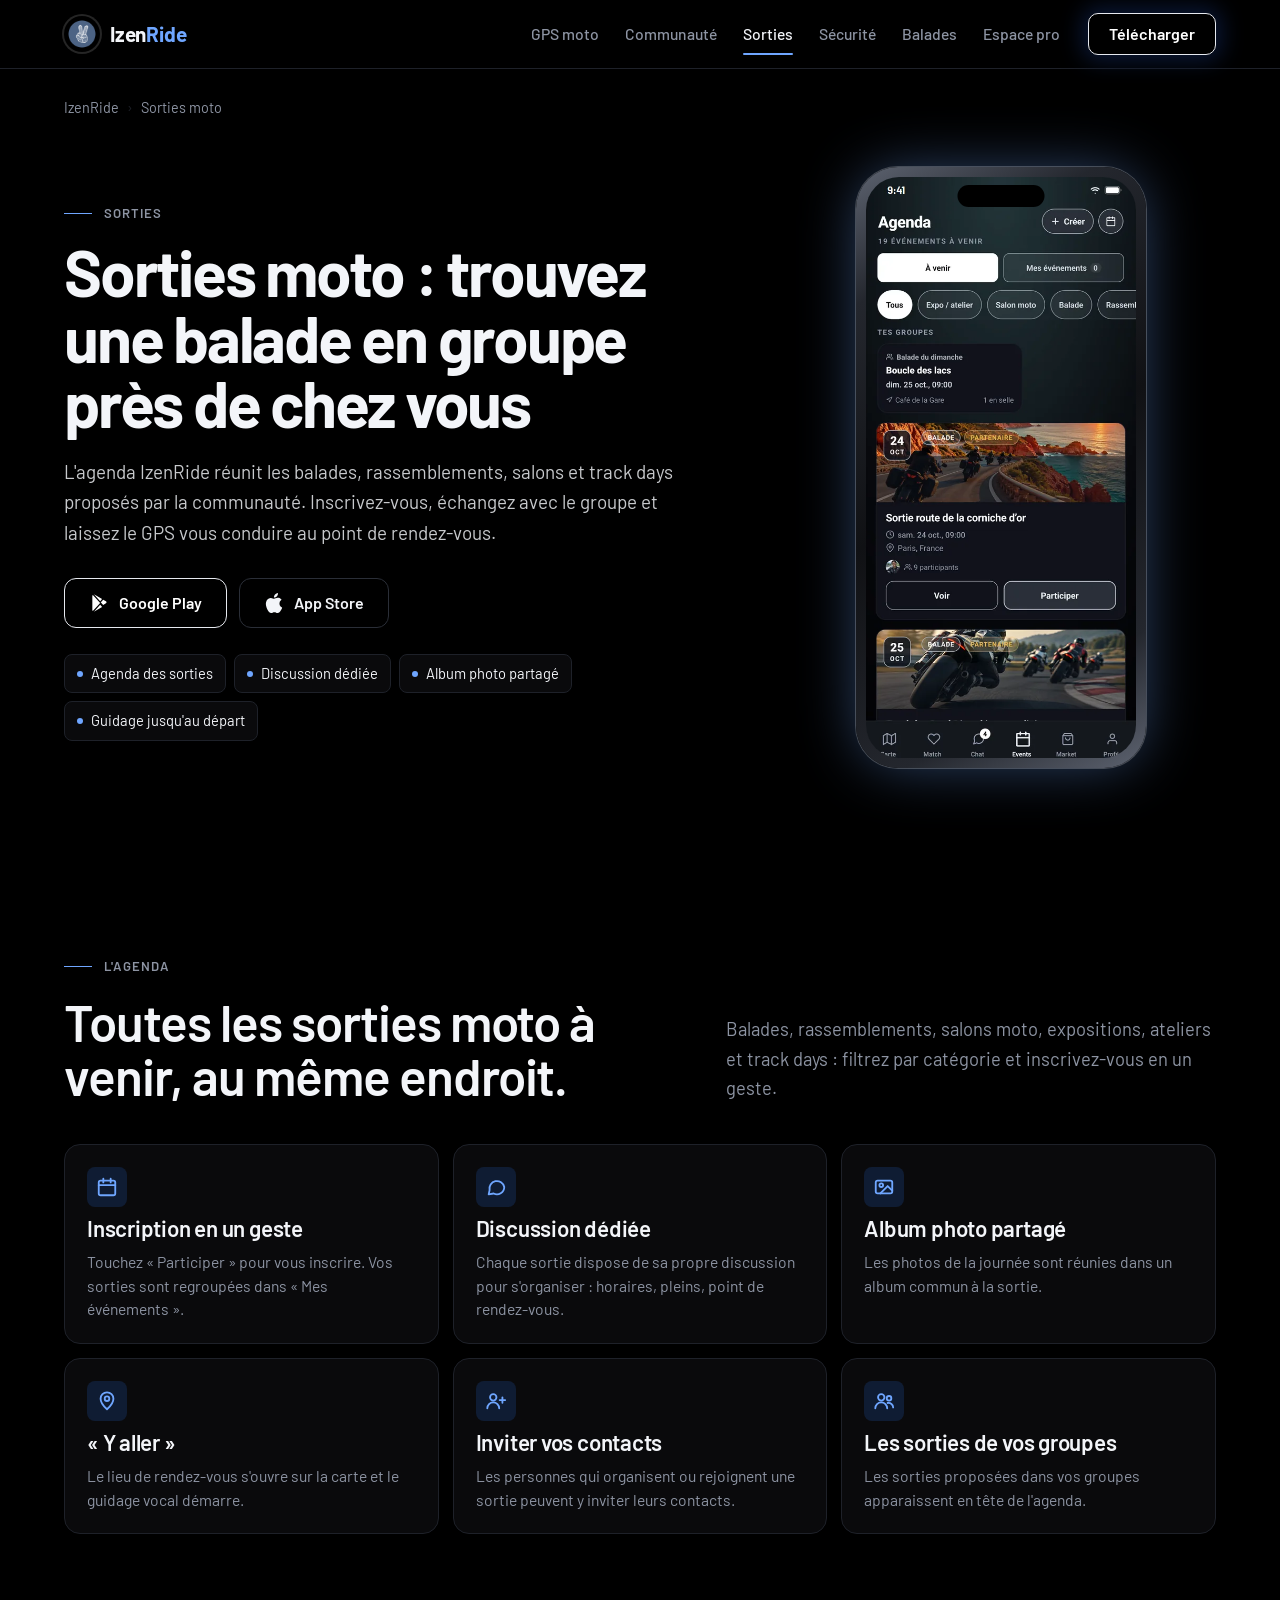
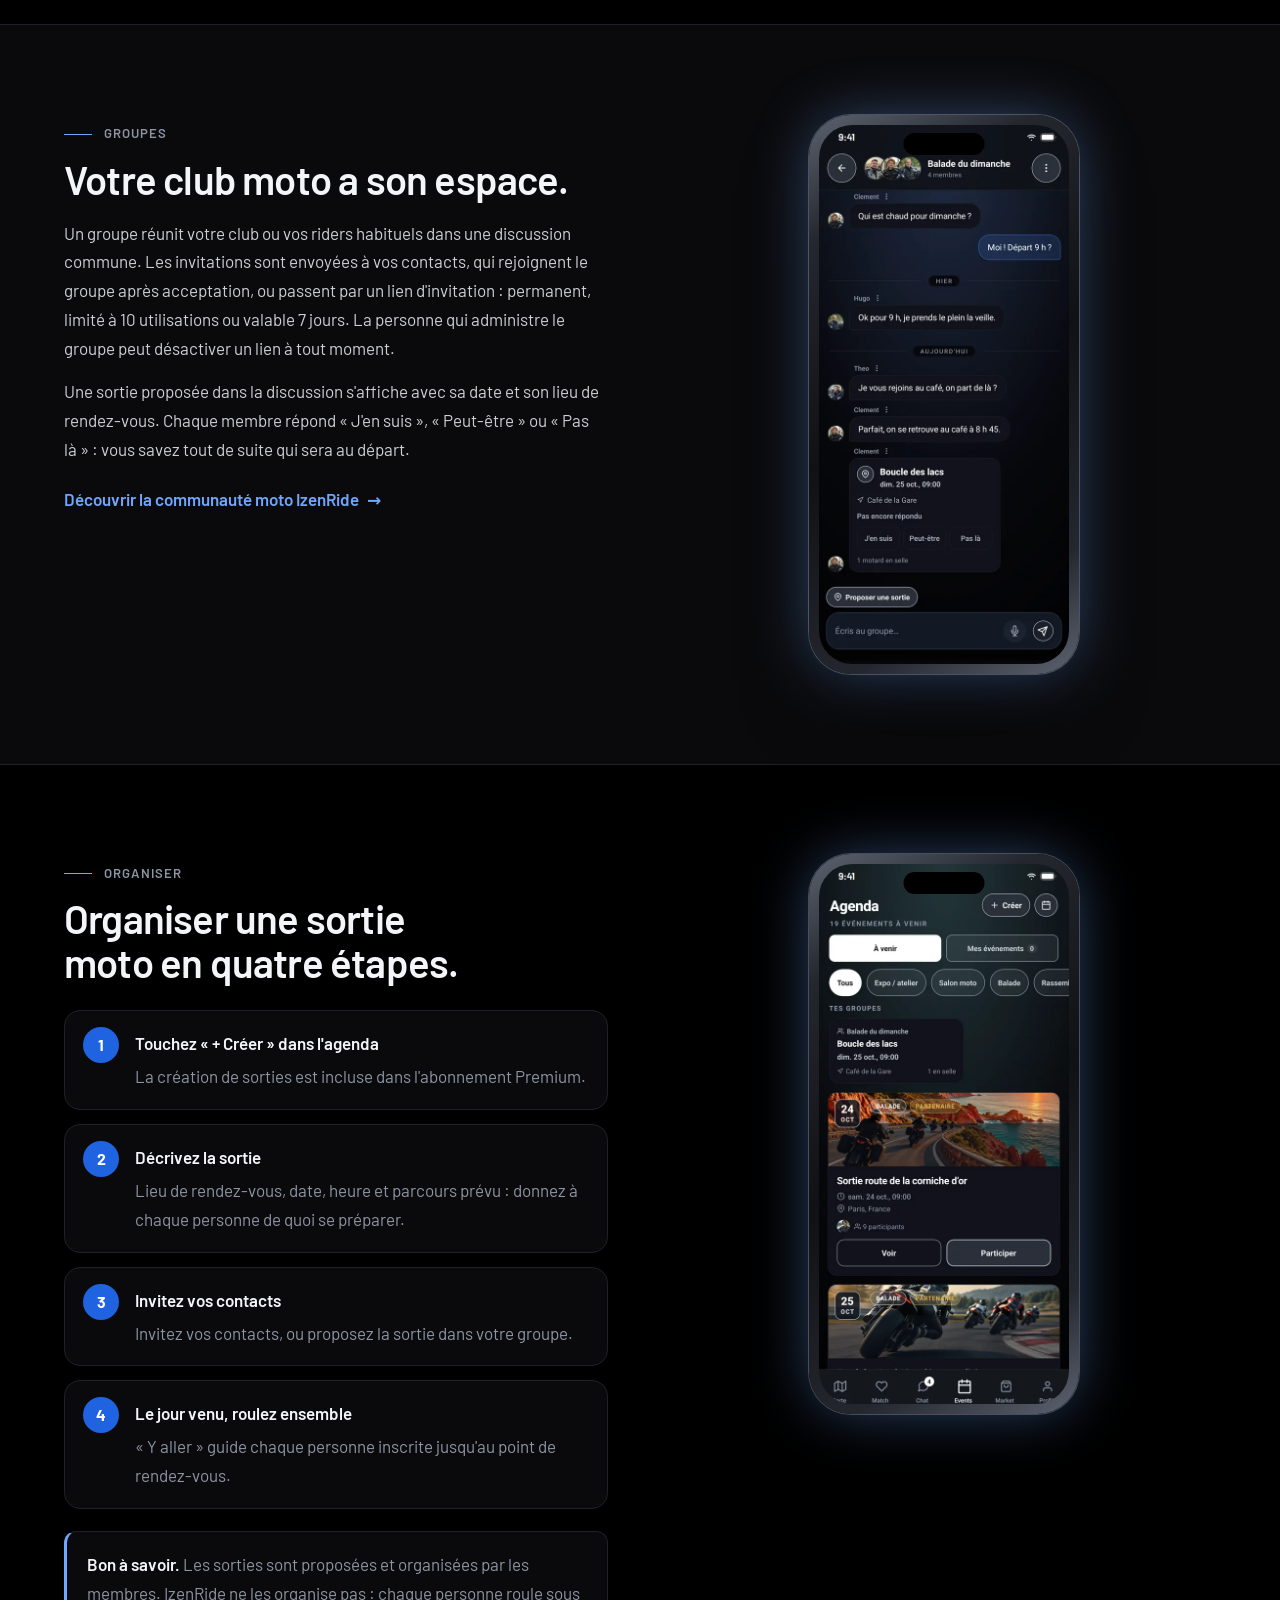
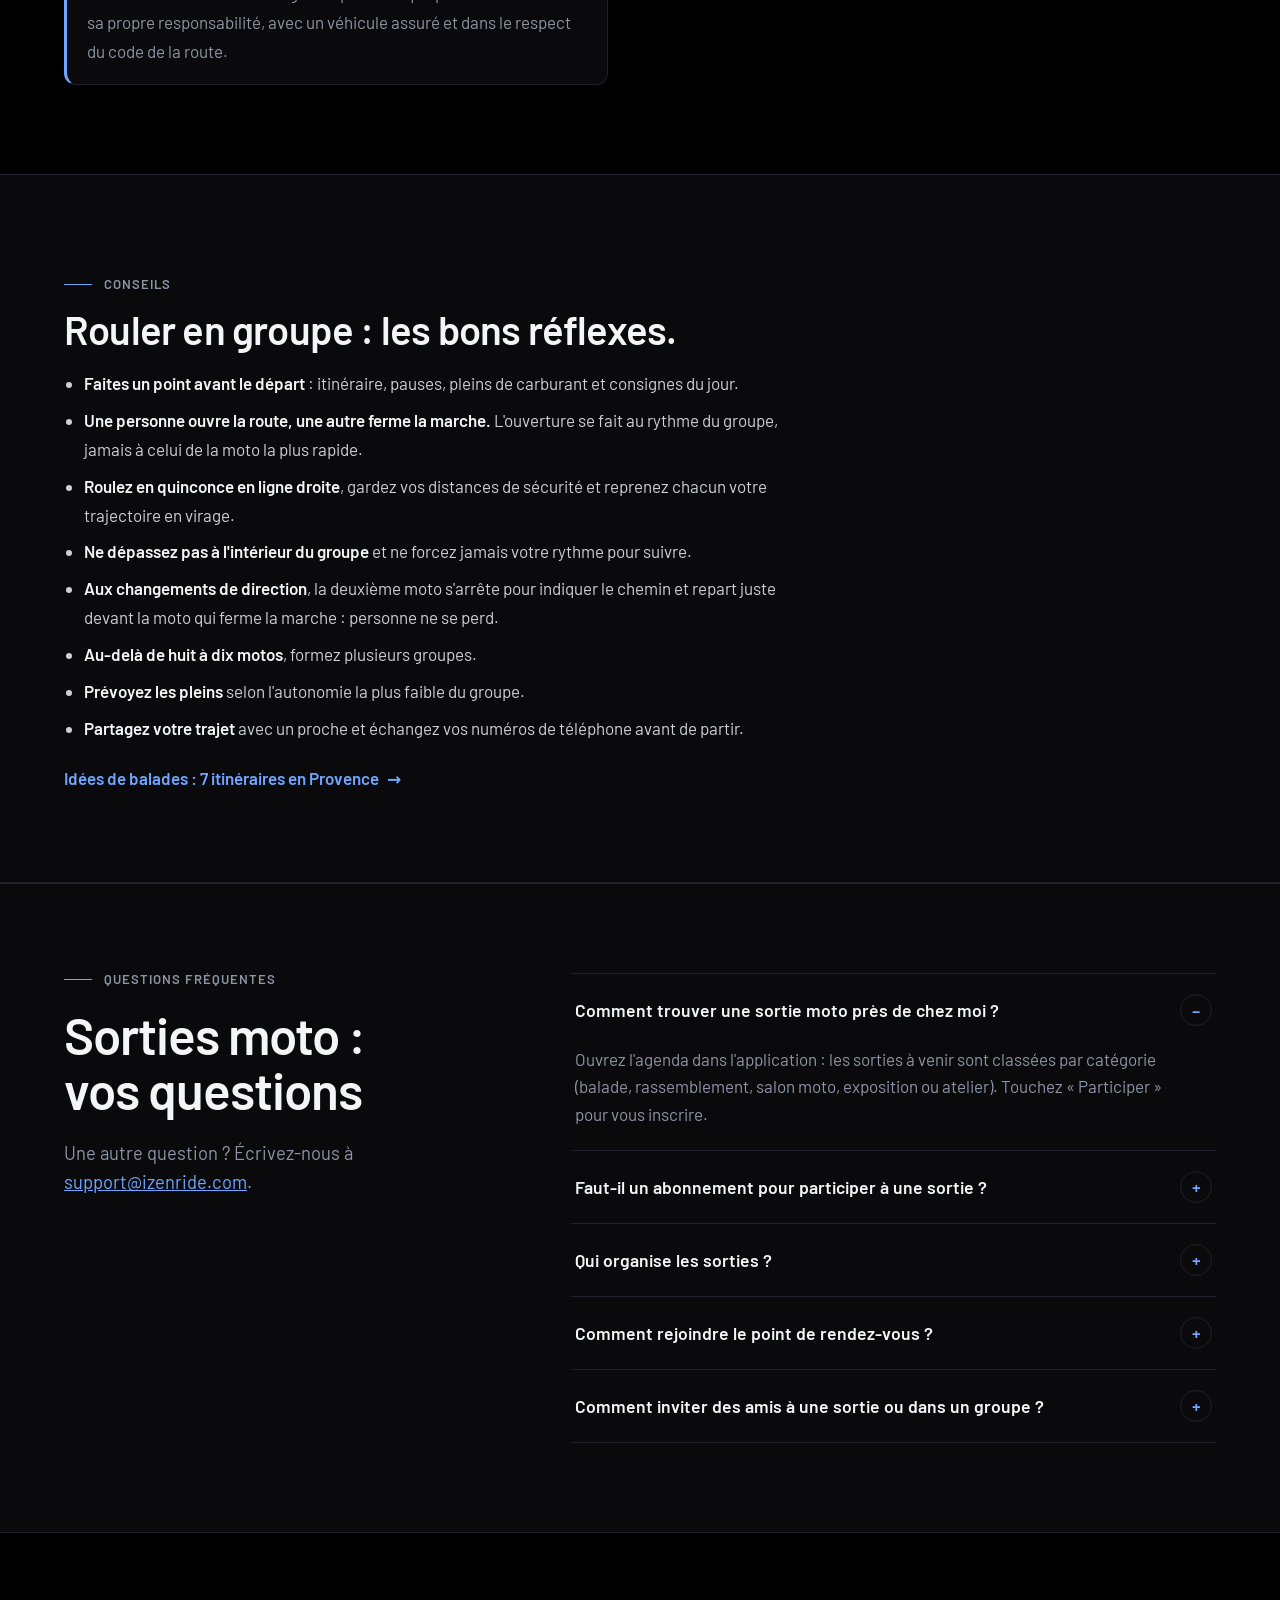
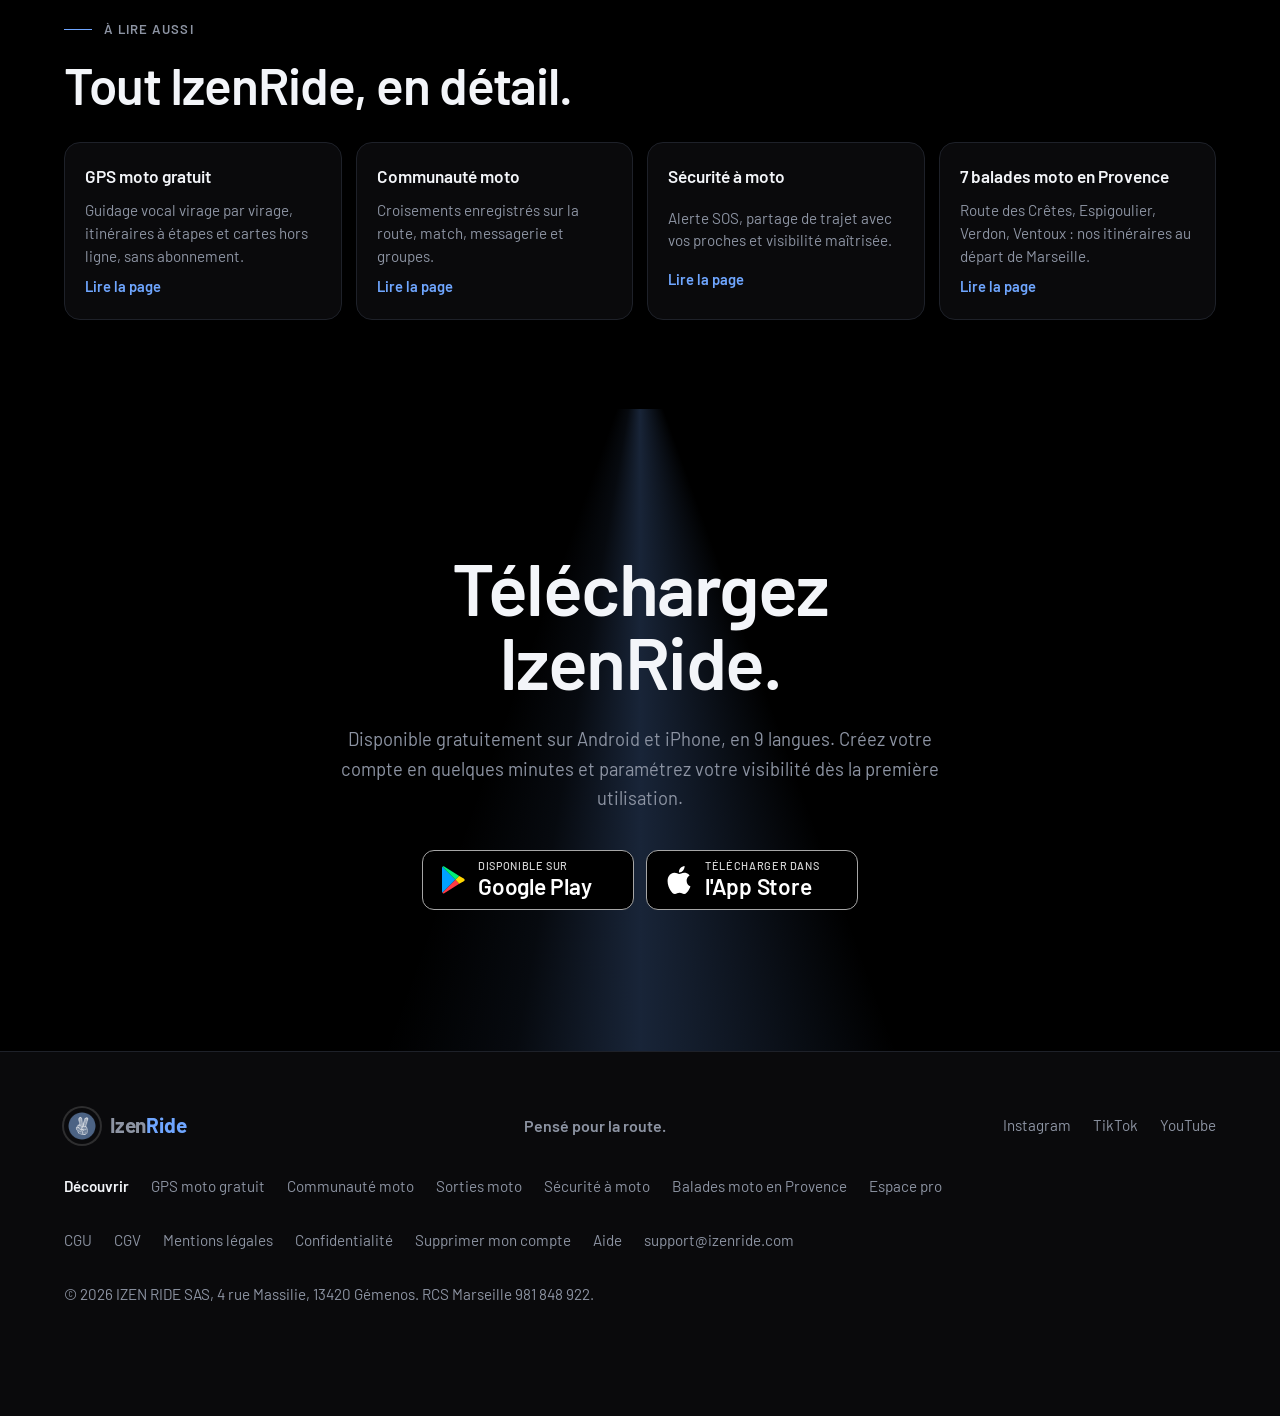
<file: sorties-moto.html>
<!doctype html>
<html lang="fr">
<head>
<meta charset="utf-8">
<meta name="viewport" content="width=device-width, initial-scale=1, viewport-fit=cover">
<title>Sorties et balades moto en groupe | IzenRide</title>
<link rel="canonical" href="https://izenride.fr/sorties-moto.html">
<meta name="description" content="Trouvez des sorties moto près de chez vous : balades, rassemblements, salons et track days. Inscription, discussion de groupe et guidage jusqu'au départ.">
<meta name="robots" content="max-image-preview:large">
<meta name="theme-color" content="#000000">
<meta property="og:type" content="website">
<meta property="og:title" content="Sorties et balades moto en groupe | IzenRide">
<meta property="og:description" content="Trouvez des sorties moto près de chez vous : balades, rassemblements, salons et track days. Inscription, discussion de groupe et guidage jusqu'au départ.">
<meta property="og:url" content="https://izenride.fr/sorties-moto.html">
<meta property="og:site_name" content="IzenRide">
<meta property="og:locale" content="fr_FR">
<meta property="og:image" content="https://izenride.fr/assets/img/og-izenride.jpg">
<meta property="og:image:width" content="1200">
<meta property="og:image:height" content="630">
<meta property="og:image:alt" content="IzenRide, l'application GPS et communauté moto">
<meta name="twitter:card" content="summary_large_image">
<meta name="twitter:title" content="Sorties et balades moto en groupe | IzenRide">
<meta name="twitter:description" content="Trouvez des sorties moto près de chez vous : balades, rassemblements, salons et track days. Inscription, discussion de groupe et guidage jusqu'au départ.">
<meta name="twitter:image" content="https://izenride.fr/assets/img/og-izenride.jpg">
<meta name="apple-itunes-app" content="app-id=6476877458">
<link rel="icon" href="/favicon.ico" sizes="any">
<link rel="icon" type="image/png" sizes="32x32" href="assets/img/favicon-32.png">
<link rel="apple-touch-icon" href="assets/img/apple-touch-icon.png">
<link rel="preload" href="assets/fonts/barlow-latin-700-normal.woff2" as="font" type="font/woff2" crossorigin>
<link rel="stylesheet" href="assets/css/fonts.css?v=20261020">
<link rel="stylesheet" href="assets/css/site.css?v=20261102b">
<link rel="stylesheet" href="assets/css/page.css?v=20261102">
<script type="application/ld+json">
{
 "@context": "https://schema.org",
 "@graph": [
  {
   "@type": "WebPage",
   "@id": "https://izenride.fr/sorties-moto.html#page",
   "url": "https://izenride.fr/sorties-moto.html",
   "name": "Sorties et balades moto en groupe | IzenRide",
   "description": "Trouvez des sorties moto près de chez vous : balades, rassemblements, salons et track days. Inscription, discussion de groupe et guidage jusqu'au départ.",
   "inLanguage": "fr-FR",
   "isPartOf": {
    "@id": "https://izenride.fr/#site"
   },
   "primaryImageOfPage": {
    "@type": "ImageObject",
    "url": "https://izenride.fr/assets/screens/v319b-agenda.webp"
   },
   "breadcrumb": {
    "@id": "https://izenride.fr/sorties-moto.html#breadcrumb"
   },
   "dateModified": "2026-11-02",
   "about": {
    "@id": "https://izenride.fr/#app"
   }
  },
  {
   "@type": "BreadcrumbList",
   "@id": "https://izenride.fr/sorties-moto.html#breadcrumb",
   "itemListElement": [
    {
     "@type": "ListItem",
     "position": 1,
     "name": "IzenRide",
     "item": "https://izenride.fr/"
    },
    {
     "@type": "ListItem",
     "position": 2,
     "name": "Sorties moto",
     "item": "https://izenride.fr/sorties-moto.html"
    }
   ]
  },
  {
   "@type": "FAQPage",
   "@id": "https://izenride.fr/sorties-moto.html#faq",
   "mainEntity": [
    {
     "@type": "Question",
     "name": "Comment trouver une sortie moto près de chez moi ?",
     "acceptedAnswer": {
      "@type": "Answer",
      "text": "Ouvrez l'agenda dans l'application : les sorties à venir sont classées par catégorie (balade, rassemblement, salon moto, exposition ou atelier). Touchez « Participer » pour vous inscrire."
     }
    },
    {
     "@type": "Question",
     "name": "Faut-il un abonnement pour participer à une sortie ?",
     "acceptedAnswer": {
      "@type": "Answer",
      "text": "Non, rejoindre une sortie est gratuit. La création de sorties est incluse dans l'abonnement Premium."
     }
    },
    {
     "@type": "Question",
     "name": "Qui organise les sorties ?",
     "acceptedAnswer": {
      "@type": "Answer",
      "text": "Les sorties sont proposées et organisées par les membres de la communauté. IzenRide ne les organise pas : chaque personne roule sous sa propre responsabilité, avec un véhicule assuré et dans le respect du code de la route."
     }
    },
    {
     "@type": "Question",
     "name": "Comment rejoindre le point de rendez-vous ?",
     "acceptedAnswer": {
      "@type": "Answer",
      "text": "Depuis la sortie, touchez « Y aller » : le lieu de rendez-vous s'ouvre sur la carte et le guidage démarre."
     }
    },
    {
     "@type": "Question",
     "name": "Comment inviter des amis à une sortie ou dans un groupe ?",
     "acceptedAnswer": {
      "@type": "Answer",
      "text": "Les personnes qui organisent ou rejoignent une sortie peuvent y inviter leurs contacts. Pour un groupe, envoyez une invitation à vos contacts ou partagez un lien : permanent, limité à 10 utilisations ou valable 7 jours."
     }
    }
   ]
  }
 ]
}
</script>
<script defer src="https://izeninfo.fr/stats/t.js" data-site="izenride"></script>
</head>
<body class="page">
<a class="skip" href="#contenu">Aller au contenu</a>

<header class="top solid">
  <div class="wrap">
    <a class="brand" href="/" aria-label="IzenRide, accueil"><img src="assets/img/logo.png" alt="" width="36" height="36"><span>Izen<b>Ride</b></span></a>
    <nav class="nav" aria-label="Navigation principale">
      <a href="gps-moto-gratuit.html">GPS moto</a>
      <a href="communaute-moto.html">Communauté</a>
      <a href="sorties-moto.html" aria-current="page">Sorties</a>
      <a href="securite-moto.html">Sécurité</a>
      <a href="balades-moto-provence.html">Balades</a>
      <a href="espace-pro.html">Espace pro</a>
    </nav>
    <a class="btn btn-primary" href="#telecharger">Télécharger</a>
  </div>
</header>

<main id="contenu">
  <nav class="crumbs wrap" aria-label="Fil d'Ariane">
    <ol><li><a href="/">IzenRide</a></li><li aria-current="page">Sorties moto</li></ol>
  </nav>

  <section class="page-hero wrap" aria-labelledby="page-title">
    <div>
      <span class="kicker">Sorties</span>
      <h1 id="page-title">Sorties moto : trouvez une balade en groupe près de chez vous</h1>
      <p class="lede">L'agenda IzenRide réunit les balades, rassemblements, salons et track days proposés par la communauté. Inscrivez-vous, échangez avec le groupe et laissez le GPS vous conduire au point de rendez-vous.</p>
      <div class="ctas">
          <a class="btn btn-primary" href="https://play.google.com/store/apps/details?id=com.izenride.app" rel="noopener">
            <svg viewBox="0 0 24 24" fill="currentColor" aria-hidden="true"><path d="M4.6 2.3 13.4 12l-8.8 9.7c-.4-.2-.6-.7-.6-1.2V3.5c0-.5.2-1 .6-1.2Zm10 8.4 2.4-2.6 3.3 1.9c1 .6 1 1.8 0 2.4l-3.3 1.9-2.4-2.6-.6-.7.6-.3ZM5.9 1.6l9.8 5.6-2.3 2.6-7.5-8.2Zm7.5 12.6 2.3 2.6-9.8 5.6 7.5-8.2Z"/></svg>
            Google Play
          </a>
          <a class="btn btn-ghost" href="https://apps.apple.com/fr/app/izenride/id6476877458" rel="noopener">
            <svg viewBox="0 0 24 24" fill="currentColor" aria-hidden="true"><path d="M12.152 6.896c-.948 0-2.415-1.078-3.96-1.04-2.04.027-3.91 1.183-4.961 3.014-2.117 3.675-.546 9.103 1.519 12.09 1.013 1.454 2.208 3.09 3.792 3.039 1.52-.065 2.09-.987 3.935-.987 1.831 0 2.35.987 3.96.948 1.637-.026 2.676-1.48 3.676-2.948 1.156-1.688 1.636-3.325 1.662-3.415-.039-.013-3.182-1.221-3.22-4.857-.026-3.04 2.48-4.494 2.597-4.559-1.429-2.09-3.623-2.324-4.39-2.376-2-.156-3.675 1.09-4.61 1.09zM15.53 3.83c.843-1.012 1.4-2.427 1.245-3.83-1.207.052-2.662.805-3.532 1.818-.78.896-1.454 2.338-1.273 3.714 1.338.104 2.715-.688 3.559-1.701"/></svg>
            App Store
          </a>
        </div>
      <ul class="facts"><li>Agenda des sorties</li><li>Discussion dédiée</li><li>Album photo partagé</li><li>Guidage jusqu'au départ</li></ul>
    </div>
    <div class="phone"><img src="assets/screens/v319b-agenda.webp" alt="Écran Agenda d'IzenRide : sorties et rassemblements à venir, filtrés par catégorie" width="540" height="1104" fetchpriority="high"></div>
  </section>

  <section class="band" id="agenda" aria-labelledby="agenda-title">
    <div class="wrap">
      <div class="sec-lead">
        <div class="head">
          <span class="kicker">L'agenda</span>
          <h2 id="agenda-title">Toutes les sorties moto à venir, au même endroit.</h2>
        </div>
        <p class="lede">Balades, rassemblements, salons moto, expositions, ateliers et track days : filtrez par catégorie et inscrivez-vous en un geste.</p>
      </div>
      <div class="feat-grid cols-3">
        <article class="feat"><span class="fi"><svg viewBox="0 0 24 24" fill="none" stroke="currentColor" stroke-width="2" stroke-linecap="round" stroke-linejoin="round" aria-hidden="true"><rect x="3" y="5" width="18" height="16" rx="2"/><path d="M3 10h18M8 3v4M16 3v4"/></svg></span><h3>Inscription en un geste</h3><p>Touchez « Participer » pour vous inscrire. Vos sorties sont regroupées dans « Mes événements ».</p></article>
        <article class="feat"><span class="fi"><svg viewBox="0 0 24 24" fill="none" stroke="currentColor" stroke-width="2" stroke-linecap="round" stroke-linejoin="round" aria-hidden="true"><path d="M21 12a8 8 0 0 1-11.6 7.1L4 20l1-4.6A8 8 0 1 1 21 12Z"/></svg></span><h3>Discussion dédiée</h3><p>Chaque sortie dispose de sa propre discussion pour s'organiser : horaires, pleins, point de rendez-vous.</p></article>
        <article class="feat"><span class="fi"><svg viewBox="0 0 24 24" fill="none" stroke="currentColor" stroke-width="2" stroke-linecap="round" stroke-linejoin="round" aria-hidden="true"><rect x="3" y="5" width="18" height="14" rx="2"/><circle cx="9" cy="10" r="2"/><path d="m21 16-5-5-8 8"/></svg></span><h3>Album photo partagé</h3><p>Les photos de la journée sont réunies dans un album commun à la sortie.</p></article>
        <article class="feat"><span class="fi"><svg viewBox="0 0 24 24" fill="none" stroke="currentColor" stroke-width="2" stroke-linecap="round" stroke-linejoin="round" aria-hidden="true"><path d="M12 21s-7-6.2-7-11.5A7 7 0 0 1 19 9.5C19 14.8 12 21 12 21Z"/><circle cx="12" cy="9.5" r="2.5"/></svg></span><h3>« Y aller »</h3><p>Le lieu de rendez-vous s'ouvre sur la carte et le guidage vocal démarre.</p></article>
        <article class="feat"><span class="fi"><svg viewBox="0 0 24 24" fill="none" stroke="currentColor" stroke-width="2" stroke-linecap="round" stroke-linejoin="round" aria-hidden="true"><circle cx="9" cy="8" r="3.5"/><path d="M2.5 20a6.5 6.5 0 0 1 13 0M19 8v6M16 11h6"/></svg></span><h3>Inviter vos contacts</h3><p>Les personnes qui organisent ou rejoignent une sortie peuvent y inviter leurs contacts.</p></article>
        <article class="feat"><span class="fi"><svg viewBox="0 0 24 24" fill="none" stroke="currentColor" stroke-width="2" stroke-linecap="round" stroke-linejoin="round" aria-hidden="true"><circle cx="9" cy="8" r="3.5"/><path d="M2.5 20a6.5 6.5 0 0 1 13 0"/><circle cx="17.5" cy="9" r="2.5"/><path d="M16 14.2a5 5 0 0 1 6 4.8"/></svg></span><h3>Les sorties de vos groupes</h3><p>Les sorties proposées dans vos groupes apparaissent en tête de l'agenda.</p></article>
      </div>
    </div>
  </section>

  <section class="band alt" id="groupes" aria-labelledby="groups-title">
    <div class="wrap two-col">
      <div class="prose">
        <span class="kicker">Groupes</span>
        <h2 id="groups-title">Votre club moto a son espace.</h2>
        <p>Un groupe réunit votre club ou vos riders habituels dans une discussion commune. Les invitations sont envoyées à vos contacts, qui rejoignent le groupe après acceptation, ou passent par un lien d'invitation : permanent, limité à 10 utilisations ou valable 7 jours. La personne qui administre le groupe peut désactiver un lien à tout moment.</p>
        <p>Une sortie proposée dans la discussion s'affiche avec sa date et son lieu de rendez-vous. Chaque membre répond « J'en suis », « Peut-être » ou « Pas là » : vous savez tout de suite qui sera au départ.</p>
        <a class="more" href="communaute-moto.html">Découvrir la communauté moto IzenRide</a>
      </div>
      <div class="phone"><img src="assets/screens/v319b-groupe.webp" alt="Écran de discussion de groupe IzenRide : sortie Boucle des lacs proposée avec les réponses J'en suis, Peut-être ou Pas là (photos d'illustration)" width="540" height="1104" loading="lazy" decoding="async"></div>
    </div>
  </section>

  <section class="band" id="organiser" aria-labelledby="orga-title">
    <div class="wrap two-col">
      <div class="prose">
        <span class="kicker">Organiser</span>
        <h2 id="orga-title">Organiser une sortie moto en quatre étapes.</h2>
        <ol class="steps">
          <li><b>Touchez « + Créer » dans l'agenda</b><span>La création de sorties est incluse dans l'abonnement Premium.</span></li>
          <li><b>Décrivez la sortie</b><span>Lieu de rendez-vous, date, heure et parcours prévu : donnez à chaque personne de quoi se préparer.</span></li>
          <li><b>Invitez vos contacts</b><span>Invitez vos contacts, ou proposez la sortie dans votre groupe.</span></li>
          <li><b>Le jour venu, roulez ensemble</b><span>« Y aller » guide chaque personne inscrite jusqu'au point de rendez-vous.</span></li>
        </ol>
        <p class="note"><strong>Bon à savoir.</strong> Les sorties sont proposées et organisées par les membres. IzenRide ne les organise pas : chaque personne roule sous sa propre responsabilité, avec un véhicule assuré et dans le respect du code de la route.</p>
      </div>
      <div class="phone"><img src="assets/screens/v319b-agenda.webp" alt="Écran Agenda d'IzenRide avec le bouton Créer et le bouton Participer de chaque sortie" width="540" height="1104" loading="lazy" decoding="async"></div>
    </div>
  </section>

  <section class="band alt" id="conseils" aria-labelledby="tips-title">
    <div class="wrap">
      <div class="prose">
        <span class="kicker">Conseils</span>
        <h2 id="tips-title">Rouler en groupe : les bons réflexes.</h2>
        <ul>
          <li><strong>Faites un point avant le départ</strong> : itinéraire, pauses, pleins de carburant et consignes du jour.</li>
          <li><strong>Une personne ouvre la route, une autre ferme la marche.</strong> L'ouverture se fait au rythme du groupe, jamais à celui de la moto la plus rapide.</li>
          <li><strong>Roulez en quinconce en ligne droite</strong>, gardez vos distances de sécurité et reprenez chacun votre trajectoire en virage.</li>
          <li><strong>Ne dépassez pas à l'intérieur du groupe</strong> et ne forcez jamais votre rythme pour suivre.</li>
          <li><strong>Aux changements de direction</strong>, la deuxième moto s'arrête pour indiquer le chemin et repart juste devant la moto qui ferme la marche : personne ne se perd.</li>
          <li><strong>Au-delà de huit à dix motos</strong>, formez plusieurs groupes.</li>
          <li><strong>Prévoyez les pleins</strong> selon l'autonomie la plus faible du groupe.</li>
          <li><strong>Partagez votre trajet</strong> avec un proche et échangez vos numéros de téléphone avant de partir.</li>
        </ul>
        <a class="more" href="balades-moto-provence.html">Idées de balades : 7 itinéraires en Provence</a>
      </div>
    </div>
  </section>

  <section class="band alt" id="questions" aria-labelledby="faq-title">
    <div class="wrap faq-layout">
      <div class="head">
        <span class="kicker">Questions fréquentes</span>
        <h2 id="faq-title">Sorties moto : vos questions</h2>
        <p class="lede">Une autre question ? Écrivez-nous à <a href="mailto:support@izenride.com">support@izenride.com</a>.</p>
      </div>
      <div class="faq">
        <details open><summary>Comment trouver une sortie moto près de chez moi ?</summary><p>Ouvrez l'agenda dans l'application : les sorties à venir sont classées par catégorie (balade, rassemblement, salon moto, exposition ou atelier). Touchez « Participer » pour vous inscrire.</p></details>
        <details><summary>Faut-il un abonnement pour participer à une sortie ?</summary><p>Non, rejoindre une sortie est gratuit. La création de sorties est incluse dans l'abonnement Premium.</p></details>
        <details><summary>Qui organise les sorties ?</summary><p>Les sorties sont proposées et organisées par les membres de la communauté. IzenRide ne les organise pas : chaque personne roule sous sa propre responsabilité, avec un véhicule assuré et dans le respect du code de la route.</p></details>
        <details><summary>Comment rejoindre le point de rendez-vous ?</summary><p>Depuis la sortie, touchez « Y aller » : le lieu de rendez-vous s'ouvre sur la carte et le guidage démarre.</p></details>
        <details><summary>Comment inviter des amis à une sortie ou dans un groupe ?</summary><p>Les personnes qui organisent ou rejoignent une sortie peuvent y inviter leurs contacts. Pour un groupe, envoyez une invitation à vos contacts ou partagez un lien : permanent, limité à 10 utilisations ou valable 7 jours.</p></details>
      </div>
    </div>
  </section>

  <section class="band" id="a-lire" aria-labelledby="related-title">
    <div class="wrap">
      <div class="head">
        <span class="kicker">À lire aussi</span>
        <h2 id="related-title">Tout IzenRide, en détail.</h2>
      </div>
      <div class="related">
        <a href="gps-moto-gratuit.html"><b>GPS moto gratuit</b><span>Guidage vocal virage par virage, itinéraires à étapes et cartes hors ligne, sans abonnement.</span><em>Lire la page</em></a>
        <a href="communaute-moto.html"><b>Communauté moto</b><span>Croisements enregistrés sur la route, match, messagerie et groupes.</span><em>Lire la page</em></a>
        <a href="securite-moto.html"><b>Sécurité à moto</b><span>Alerte SOS, partage de trajet avec vos proches et visibilité maîtrisée.</span><em>Lire la page</em></a>
        <a href="balades-moto-provence.html"><b>7 balades moto en Provence</b><span>Route des Crêtes, Espigoulier, Verdon, Ventoux : nos itinéraires au départ de Marseille.</span><em>Lire la page</em></a>
      </div>
    </div>
  </section>

  <section class="band get" id="telecharger" aria-labelledby="get-title">
    <div class="wrap">
      <h2 id="get-title">Téléchargez<br>IzenRide.</h2>
      <p class="lede">Disponible gratuitement sur Android et iPhone, en 9 langues. Créez votre compte en quelques minutes et paramétrez votre visibilité dès la première utilisation.</p>
      <div class="ctas">
        <a class="store" href="https://play.google.com/store/apps/details?id=com.izenride.app" rel="noopener">
          <svg class="gp" viewBox="0 0 23 26" aria-hidden="true"><path fill="#00A0FF" d="M1.2.7C.9 1 .8 1.4.8 1.9v21.8c0 .5.1.9.4 1.2L13.3 12.8Z"/><path fill="#00F076" d="M1.2.7 13.3 12.8l3.6-3.6L2.9.4C2.3 0 1.6 0 1.2.7Z"/><path fill="#FF3A44" d="M1.2 24.9c.4.7 1.1.7 1.7.4l14-8.9-3.6-3.6Z"/><path fill="#FFD500" d="m16.9 9.2-3.6 3.6 3.6 3.6 4.1-2.3c1.2-.7 1.2-1.9 0-2.6Z"/></svg>
          <span><small>Disponible sur</small><b>Google Play</b></span>
        </a>
        <a class="store" href="https://apps.apple.com/fr/app/izenride/id6476877458" rel="noopener">
          <svg viewBox="0 0 24 24" fill="currentColor" aria-hidden="true"><path d="M12.152 6.896c-.948 0-2.415-1.078-3.96-1.04-2.04.027-3.91 1.183-4.961 3.014-2.117 3.675-.546 9.103 1.519 12.09 1.013 1.454 2.208 3.09 3.792 3.039 1.52-.065 2.09-.987 3.935-.987 1.831 0 2.35.987 3.96.948 1.637-.026 2.676-1.48 3.676-2.948 1.156-1.688 1.636-3.325 1.662-3.415-.039-.013-3.182-1.221-3.22-4.857-.026-3.04 2.48-4.494 2.597-4.559-1.429-2.09-3.623-2.324-4.39-2.376-2-.156-3.675 1.09-4.61 1.09zM15.53 3.83c.843-1.012 1.4-2.427 1.245-3.83-1.207.052-2.662.805-3.532 1.818-.78.896-1.454 2.338-1.273 3.714 1.338.104 2.715-.688 3.559-1.701"/></svg>
          <span><small>Télécharger dans</small><b>l'App Store</b></span>
        </a>
      </div>
    </div>
  </section>
</main>

<footer>
  <div class="wrap">
    <div class="foot-row">
      <a class="brand" href="/"><img src="assets/img/logo.png" alt="" width="36" height="36"><span>Izen<b>Ride</b></span></a>
      <p class="motto">Pensé pour la route.</p>
      <div class="foot-links" aria-label="Réseaux sociaux">
        <a href="https://www.instagram.com/izenride/" rel="noopener">Instagram</a>
        <a href="https://www.tiktok.com/@IZENRIDE" rel="noopener">TikTok</a>
        <a href="https://www.youtube.com/@IZENRIDE" rel="noopener">YouTube</a>
      </div>
    </div>
    <nav class="foot-links foot-discover" aria-label="Découvrir IzenRide">
      <span class="lbl">Découvrir</span>
      <a href="gps-moto-gratuit.html">GPS moto gratuit</a>
      <a href="communaute-moto.html">Communauté moto</a>
      <a href="sorties-moto.html">Sorties moto</a>
      <a href="securite-moto.html">Sécurité à moto</a>
      <a href="balades-moto-provence.html">Balades moto en Provence</a>
      <a href="espace-pro.html">Espace pro</a>
    </nav>
    <nav class="foot-links" aria-label="Informations légales">
      <a href="cgu.html">CGU</a>
      <a href="cgv.html">CGV</a>
      <a href="mentions-legales.html">Mentions légales</a>
      <a href="confidentialite.html">Confidentialité</a>
      <a href="suppression-compte.html">Supprimer mon compte</a>
      <a href="support.html">Aide</a>
      <a href="mailto:support@izenride.com">support@izenride.com</a>
    </nav>
    <p>© 2026 IZEN RIDE SAS, 4 rue Massilie, 13420 Gémenos. RCS Marseille 981 848 922.</p>
  </div>
</footer>
</body>
</html>
</file>
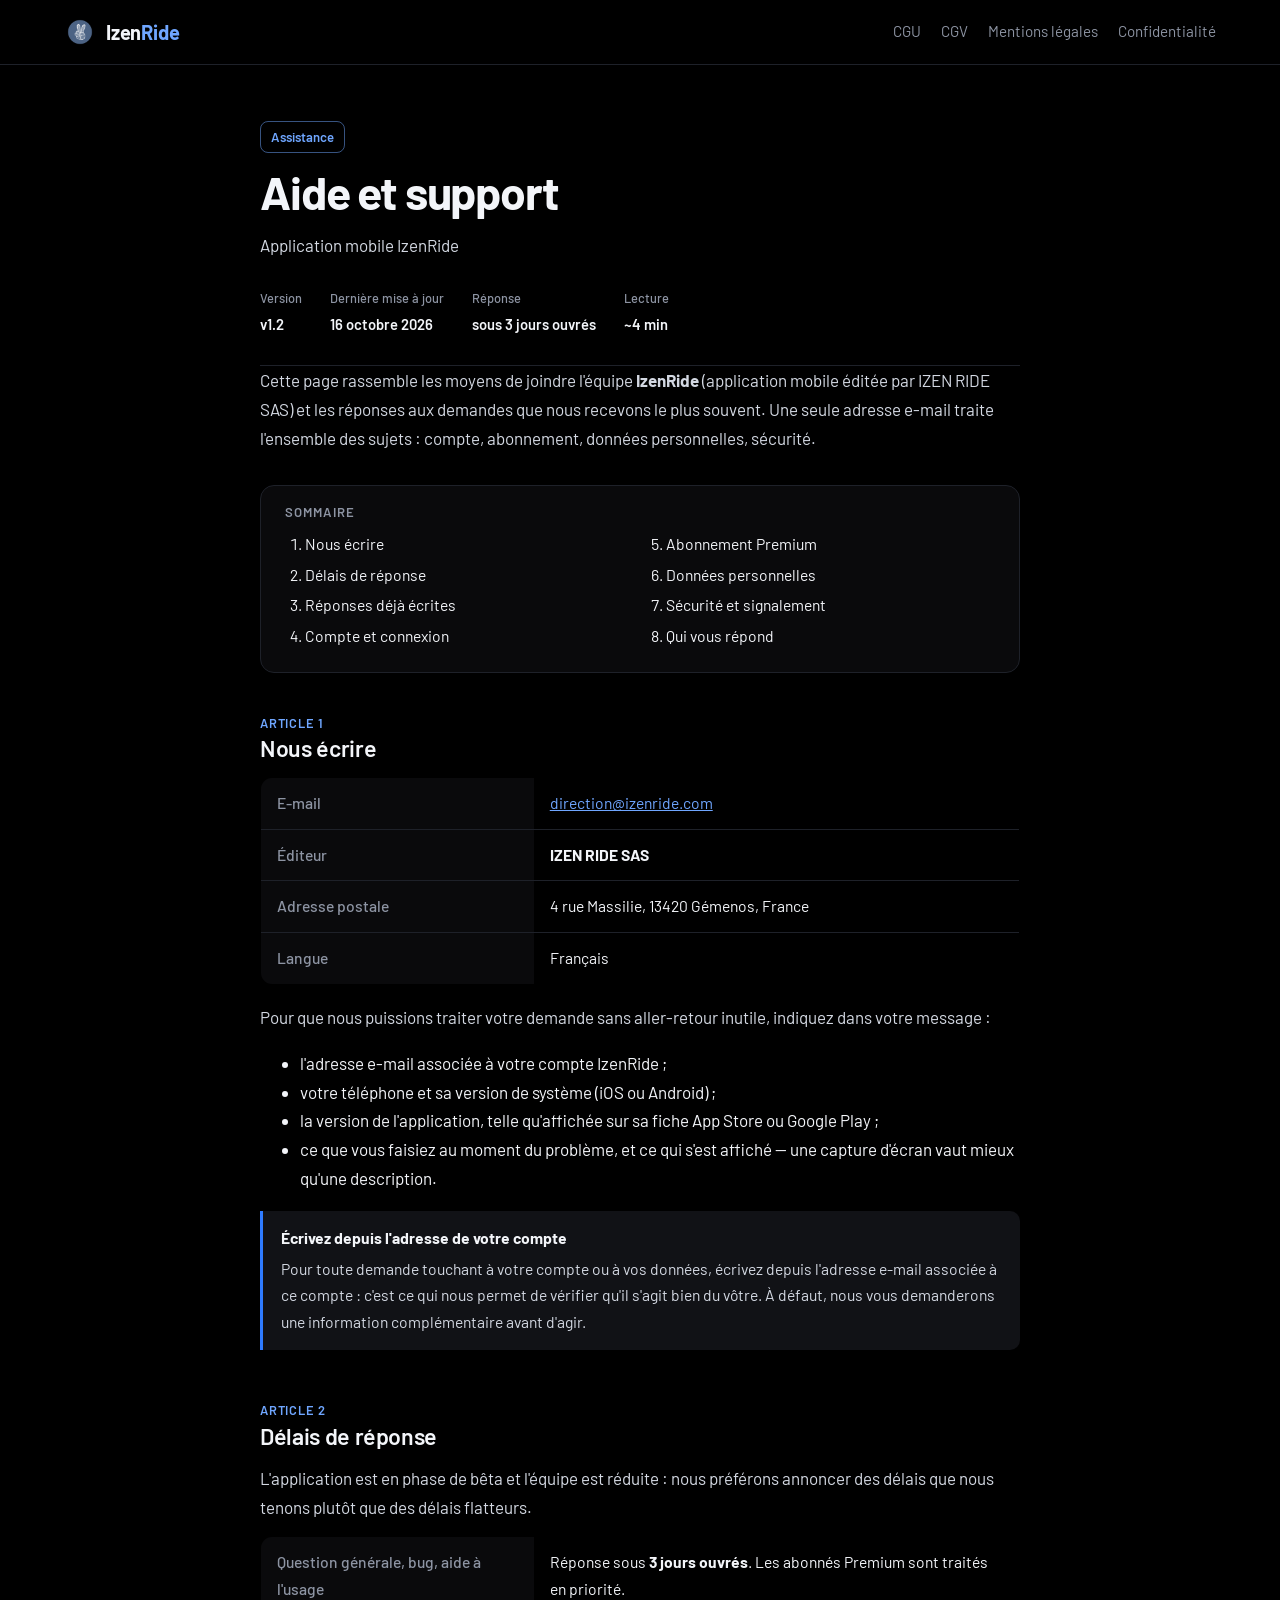
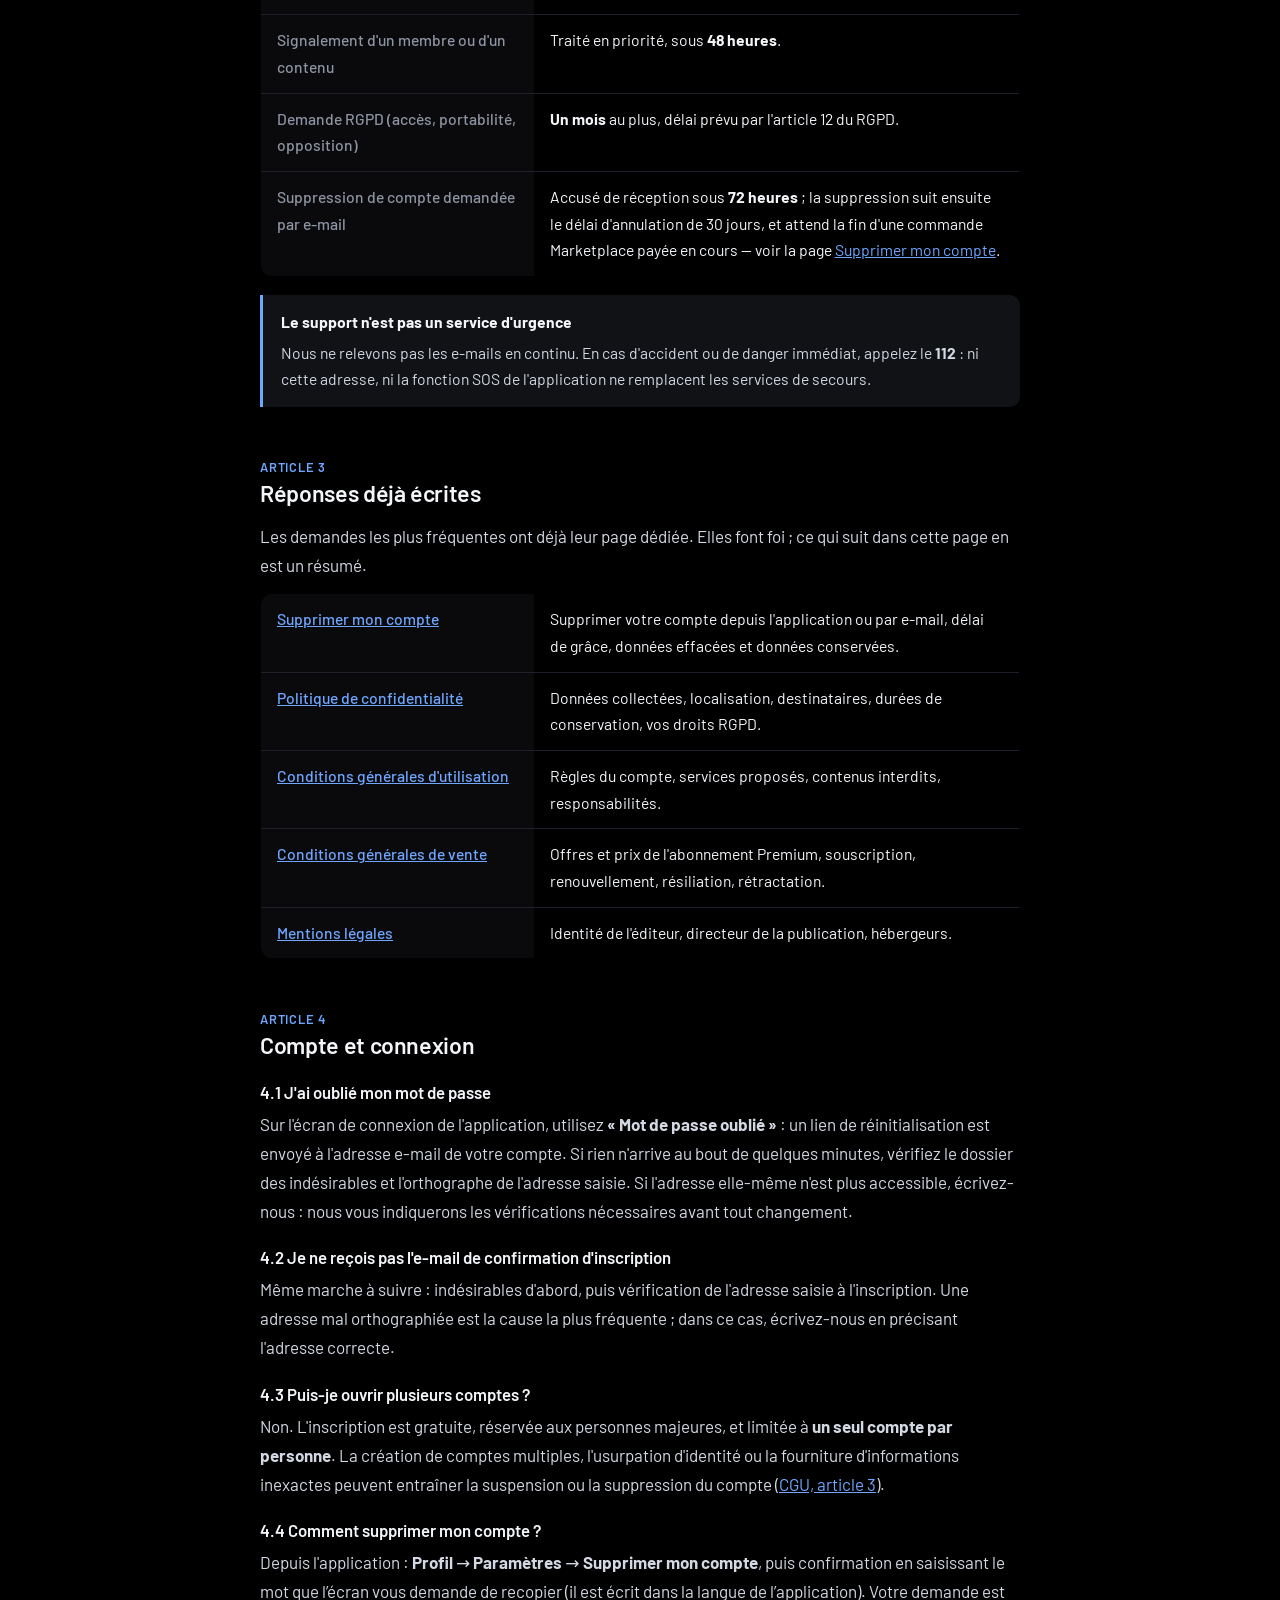
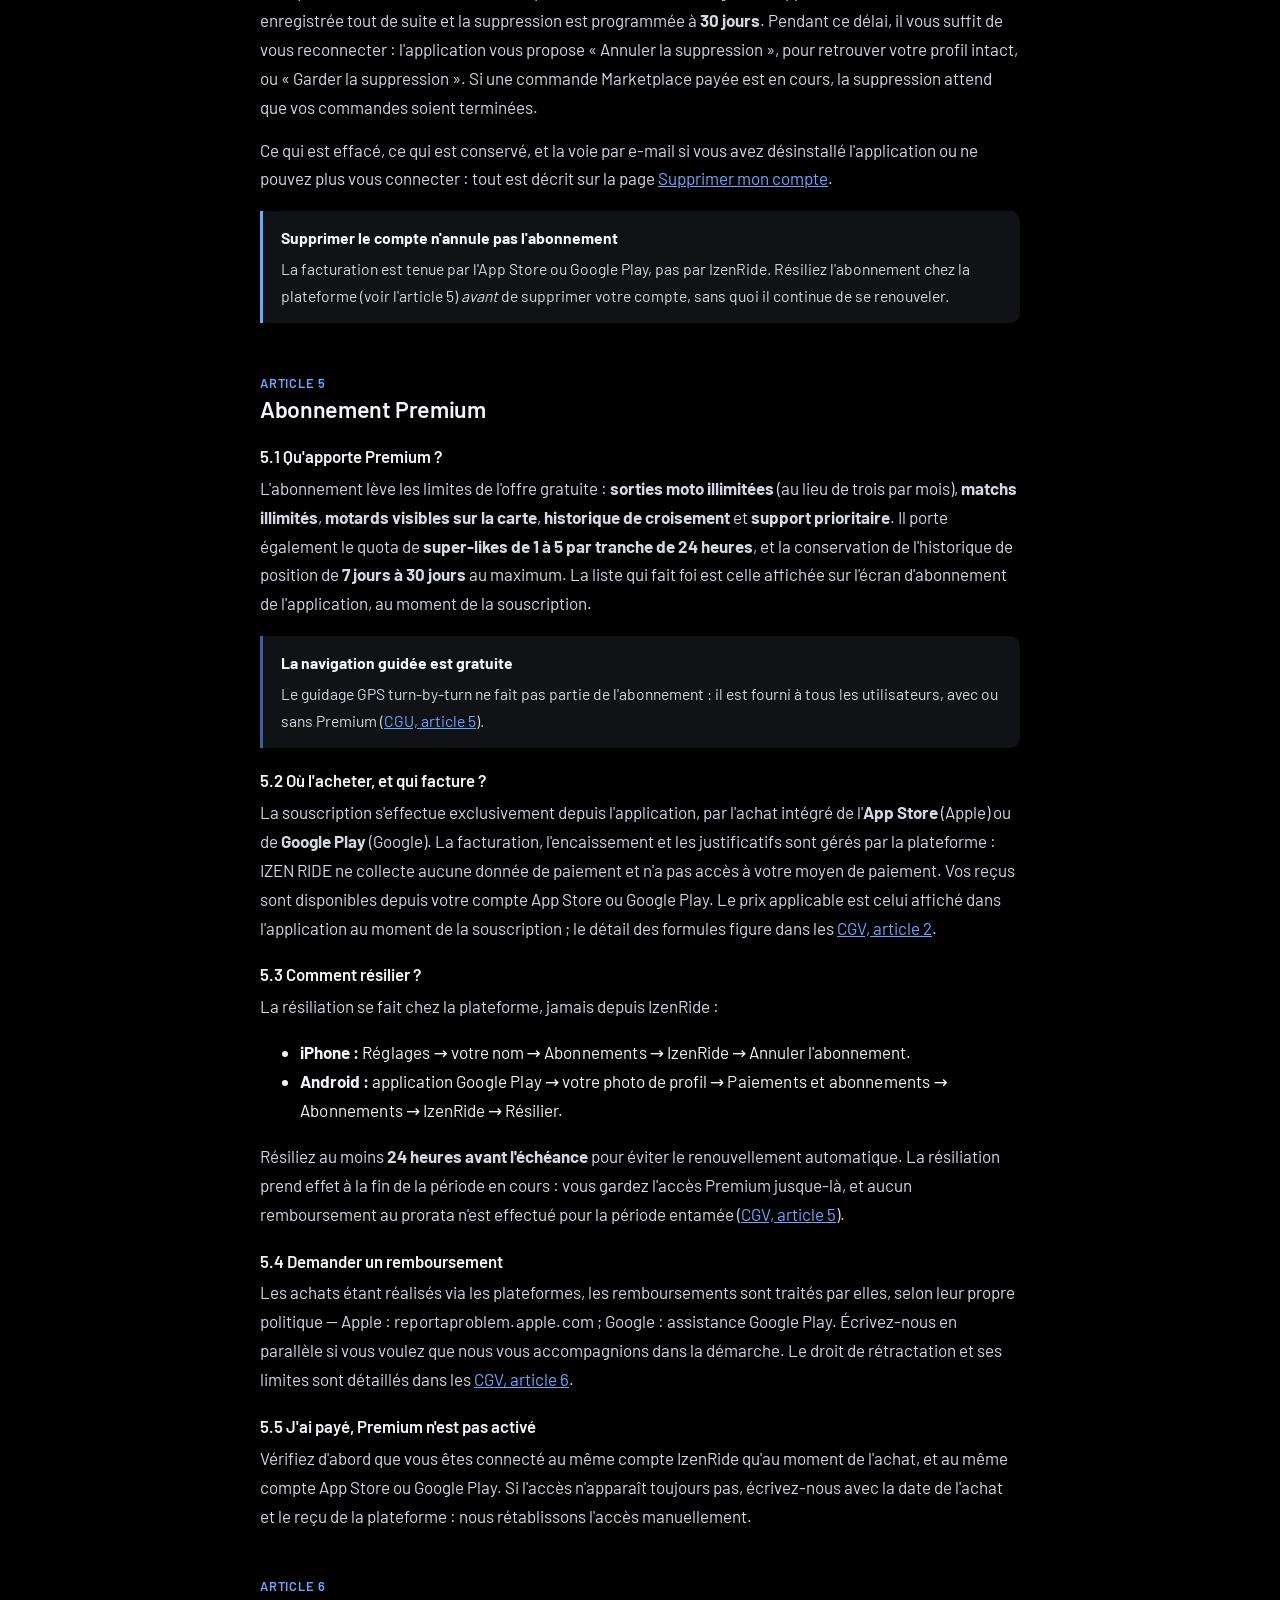
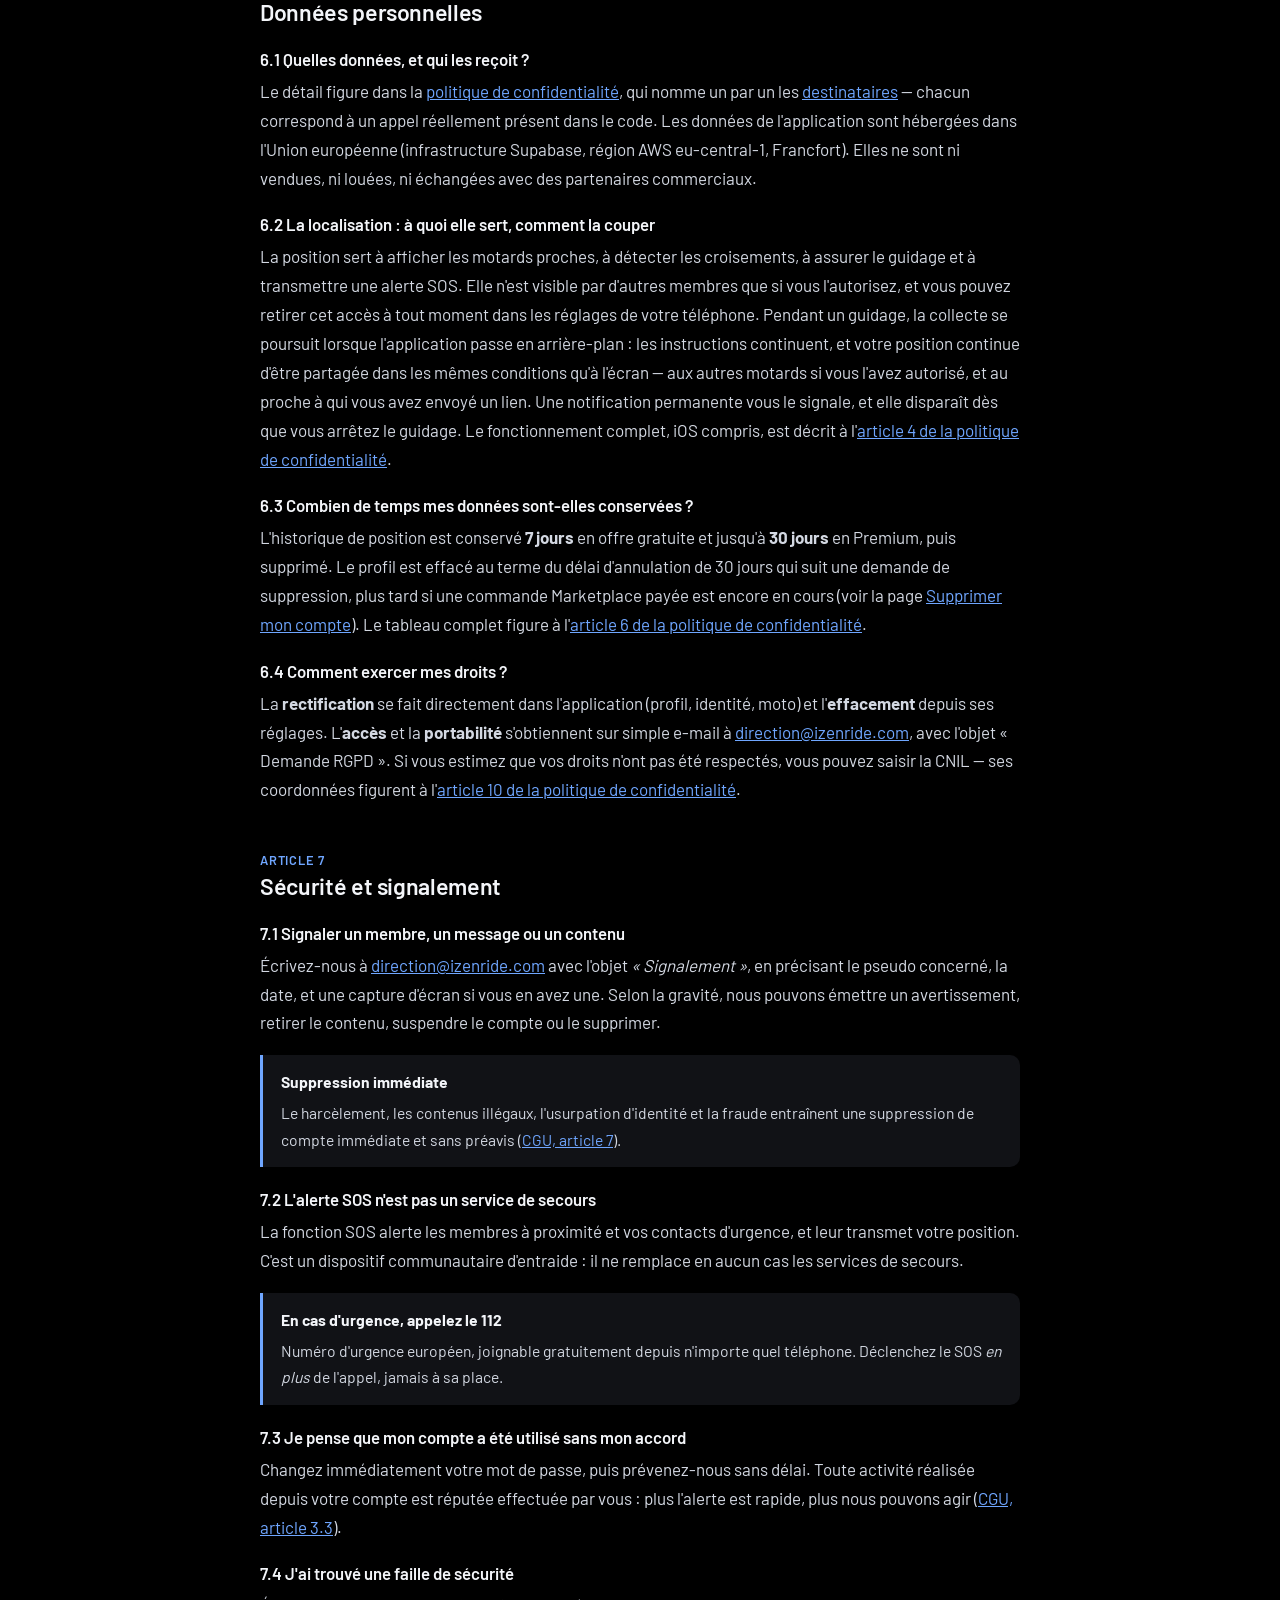
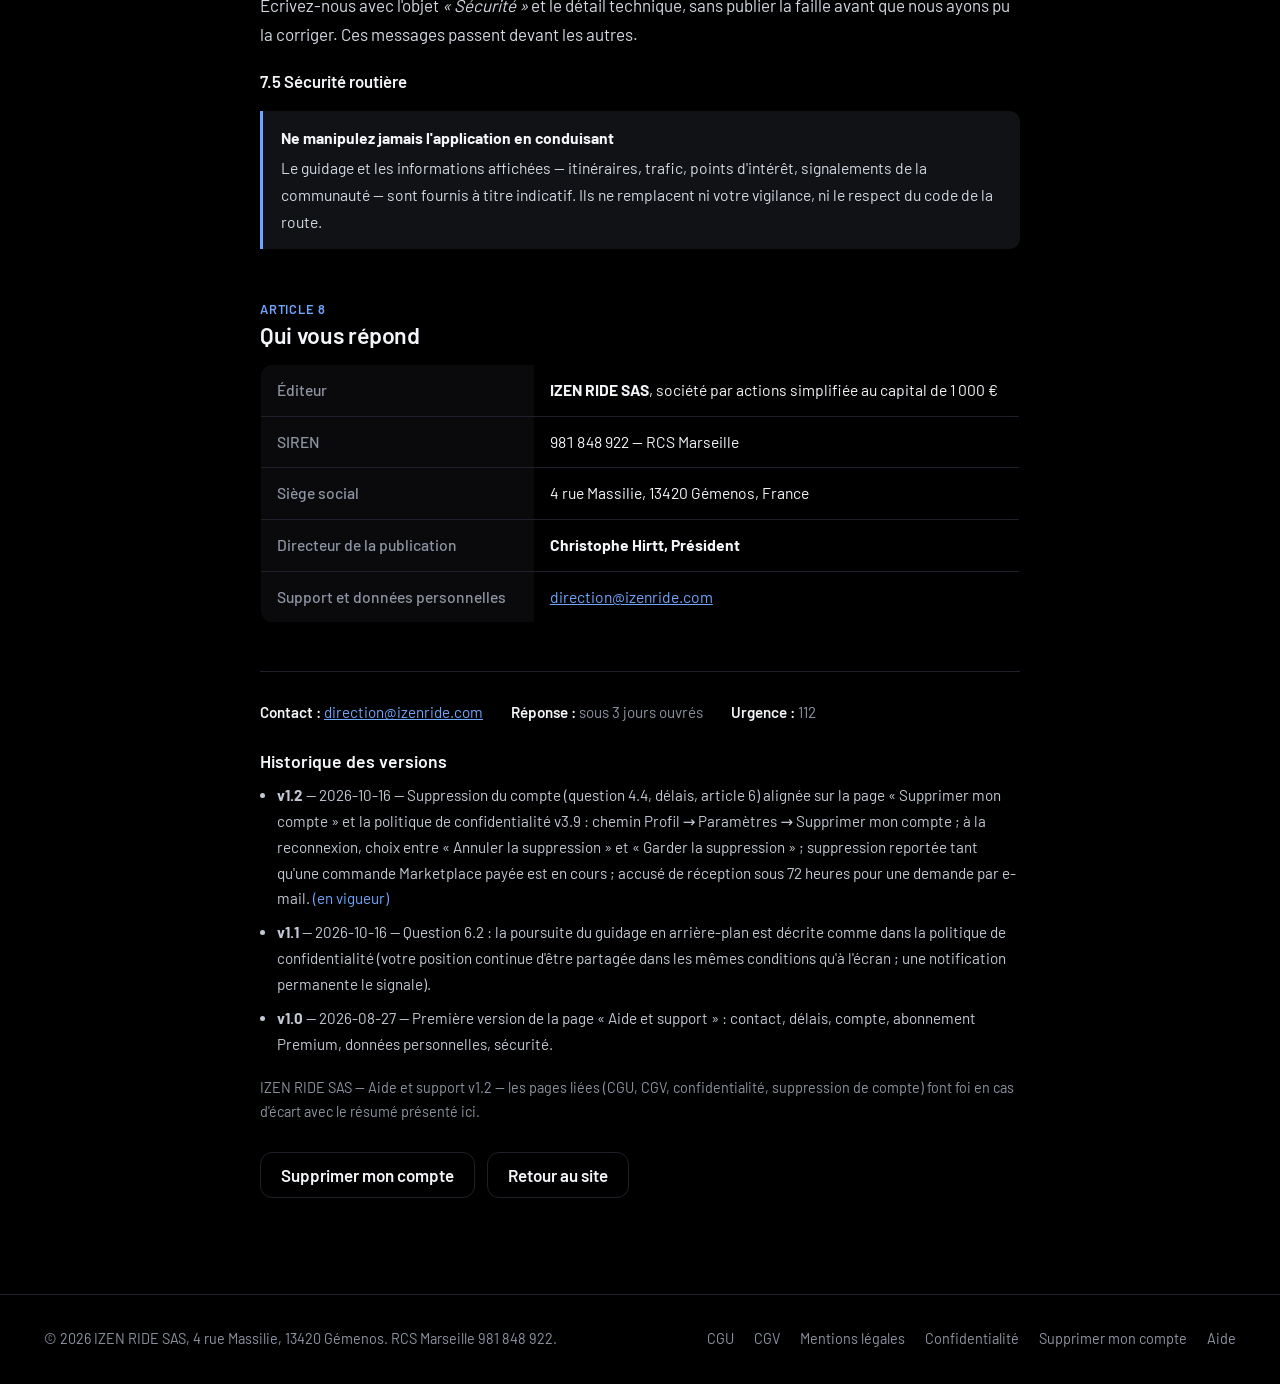
<file: support.html>
<!doctype html>
<html lang="fr">
<head>
<meta charset="utf-8">
<meta name="viewport" content="width=device-width, initial-scale=1, viewport-fit=cover">
<title>Aide et support — IzenRide</title>
<meta name="description" content="Support IzenRide : comment nous joindre, délais de réponse, et réponses aux questions fréquentes sur le compte, l'abonnement Premium, vos données et la sécurité.">
<meta name="theme-color" content="#000000">
<link rel="canonical" href="https://izenride.fr/support.html">
<meta property="og:type" content="website">
<meta property="og:site_name" content="IzenRide">
<meta property="og:locale" content="fr_FR">
<meta property="og:title" content="Aide et support — IzenRide">
<meta property="og:description" content="Support IzenRide : comment nous joindre, délais de réponse, et réponses aux questions fréquentes sur le compte, l'abonnement Premium, vos données et la sécurité.">
<meta property="og:url" content="https://izenride.fr/support.html">
<meta property="og:image" content="https://izenride.fr/assets/img/og-izenride.jpg">
<meta name="twitter:card" content="summary_large_image">
<script type="application/ld+json">{"@context": "https://schema.org", "@type": "BreadcrumbList", "itemListElement": [{"@type": "ListItem", "position": 1, "name": "IzenRide", "item": "https://izenride.fr/"}, {"@type": "ListItem", "position": 2, "name": "Aide et support", "item": "https://izenride.fr/support.html"}]}</script>
<link rel="icon" href="/favicon.ico" sizes="any">
<link rel="icon" type="image/png" sizes="32x32" href="assets/img/favicon-32.png">
<link rel="apple-touch-icon" href="assets/img/apple-touch-icon.png">
<link rel="stylesheet" href="assets/css/fonts.css?v=20261020">
<link rel="stylesheet" href="assets/css/legal.css?v=20261020">
<script defer src="https://izeninfo.fr/stats/t.js" data-site="izenride"></script>
</head>
<body>
<header class="top">
  <div class="wrap">
    <a class="brand" href="index.html" aria-label="IzenRide, accueil"><img src="assets/img/logo.png" alt="" width="32" height="32"><span>Izen<b>Ride</b></span></a>
    <nav aria-label="Documents légaux">
      <a href="cgu.html">CGU</a>
      <a href="cgv.html">CGV</a>
      <a href="mentions-legales.html">Mentions légales</a>
      <a href="confidentialite.html">Confidentialité</a>
    </nav>
  </div>
</header>
<main class="doc-page">
<article class="doc">

  <header class="doc__head">
    <span class="doc__pill">Assistance</span>
    <h1 class="doc__title">Aide et support</h1>
    <p class="doc__sub">Application mobile IzenRide</p>
    <div class="doc__meta">
      <span><b>Version</b><i>v1.2</i></span>
      <span><b>Dernière mise à jour</b><i>16 octobre 2026</i></span>
      <span><b>Réponse</b><i>sous 3 jours ouvrés</i></span>
      <span><b>Lecture</b><i>~4 min</i></span>
    </div>
  </header>

  <p>Cette page rassemble les moyens de joindre l'équipe <strong>IzenRide</strong> (application mobile éditée par IZEN RIDE SAS) et les réponses aux demandes que nous recevons le plus souvent. Une seule adresse e-mail traite l'ensemble des sujets : compte, abonnement, données personnelles, sécurité.</p>

  <nav class="toc" aria-label="Sommaire">
    <h2>Sommaire</h2>
    <ol>
      <li><a href="#contact">Nous écrire</a></li>
      <li><a href="#delais">Délais de réponse</a></li>
      <li><a href="#reponses">Réponses déjà écrites</a></li>
      <li><a href="#compte">Compte et connexion</a></li>
      <li><a href="#premium">Abonnement Premium</a></li>
      <li><a href="#donnees">Données personnelles</a></li>
      <li><a href="#securite">Sécurité et signalement</a></li>
      <li><a href="#editeur">Qui vous répond</a></li>
    </ol>
  </nav>

  <article id="contact">
    <h3><span class="art-num">Article 1</span>Nous écrire</h3>
    <table class="info-card">
      <tbody>
        <tr><th>E-mail</th><td><a href="mailto:direction@izenride.com?subject=Support%20IzenRide">direction@izenride.com</a></td></tr>
        <tr><th>Éditeur</th><td><strong>IZEN RIDE SAS</strong></td></tr>
        <tr><th>Adresse postale</th><td>4 rue Massilie, 13420 Gémenos, France</td></tr>
        <tr><th>Langue</th><td>Français</td></tr>
      </tbody>
    </table>
    <p>Pour que nous puissions traiter votre demande sans aller-retour inutile, indiquez dans votre message :</p>
    <ul>
      <li>l'adresse e-mail associée à votre compte IzenRide ;</li>
      <li>votre téléphone et sa version de système (iOS ou Android) ;</li>
      <li>la version de l'application, telle qu'affichée sur sa fiche App Store ou Google Play ;</li>
      <li>ce que vous faisiez au moment du problème, et ce qui s'est affiché — une capture d'écran vaut mieux qu'une description.</li>
    </ul>
    <div class="callout callout--info">
      <b>Écrivez depuis l'adresse de votre compte</b>
      Pour toute demande touchant à votre compte ou à vos données, écrivez depuis l'adresse e-mail associée à ce compte : c'est ce qui nous permet de vérifier qu'il s'agit bien du vôtre. À défaut, nous vous demanderons une information complémentaire avant d'agir.
    </div>
  </article>

  <article id="delais">
    <h3><span class="art-num">Article 2</span>Délais de réponse</h3>
    <p>L'application est en phase de bêta et l'équipe est réduite : nous préférons annoncer des délais que nous tenons plutôt que des délais flatteurs.</p>
    <table class="info-card">
      <tbody>
        <tr><th>Question générale, bug, aide à l'usage</th><td>Réponse sous <strong>3 jours ouvrés</strong>. Les abonnés Premium sont traités en priorité.</td></tr>
        <tr><th>Signalement d'un membre ou d'un contenu</th><td>Traité en priorité, sous <strong>48 heures</strong>.</td></tr>
        <tr><th>Demande RGPD (accès, portabilité, opposition)</th><td><strong>Un mois</strong> au plus, délai prévu par l'article 12 du RGPD.</td></tr>
        <tr><th>Suppression de compte demandée par e-mail</th><td>Accusé de réception sous <strong>72 heures</strong> ; la suppression suit ensuite le délai d'annulation de 30 jours, et attend la fin d'une commande Marketplace payée en cours — voir la page <a href="suppression-compte.html#delai">Supprimer mon compte</a>.</td></tr>
      </tbody>
    </table>
    <div class="callout callout--warn">
      <b>Le support n'est pas un service d'urgence</b>
      Nous ne relevons pas les e-mails en continu. En cas d'accident ou de danger immédiat, appelez le <strong>112</strong> : ni cette adresse, ni la fonction SOS de l'application ne remplacent les services de secours.
    </div>
  </article>

  <article id="reponses">
    <h3><span class="art-num">Article 3</span>Réponses déjà écrites</h3>
    <p>Les demandes les plus fréquentes ont déjà leur page dédiée. Elles font foi ; ce qui suit dans cette page en est un résumé.</p>
    <table class="info-card">
      <tbody>
        <tr><th><a href="suppression-compte.html">Supprimer mon compte</a></th><td>Supprimer votre compte depuis l'application ou par e-mail, délai de grâce, données effacées et données conservées.</td></tr>
        <tr><th><a href="confidentialite.html">Politique de confidentialité</a></th><td>Données collectées, localisation, destinataires, durées de conservation, vos droits RGPD.</td></tr>
        <tr><th><a href="cgu.html">Conditions générales d'utilisation</a></th><td>Règles du compte, services proposés, contenus interdits, responsabilités.</td></tr>
        <tr><th><a href="cgv.html">Conditions générales de vente</a></th><td>Offres et prix de l'abonnement Premium, souscription, renouvellement, résiliation, rétractation.</td></tr>
        <tr><th><a href="mentions-legales.html">Mentions légales</a></th><td>Identité de l'éditeur, directeur de la publication, hébergeurs.</td></tr>
      </tbody>
    </table>
  </article>

  <article id="compte">
    <h3><span class="art-num">Article 4</span>Compte et connexion</h3>

    <h4>4.1 J'ai oublié mon mot de passe</h4>
    <p>Sur l'écran de connexion de l'application, utilisez <strong>« Mot de passe oublié »</strong> : un lien de réinitialisation est envoyé à l'adresse e-mail de votre compte. Si rien n'arrive au bout de quelques minutes, vérifiez le dossier des indésirables et l'orthographe de l'adresse saisie. Si l'adresse elle-même n'est plus accessible, écrivez-nous : nous vous indiquerons les vérifications nécessaires avant tout changement.</p>

    <h4>4.2 Je ne reçois pas l'e-mail de confirmation d'inscription</h4>
    <p>Même marche à suivre : indésirables d'abord, puis vérification de l'adresse saisie à l'inscription. Une adresse mal orthographiée est la cause la plus fréquente ; dans ce cas, écrivez-nous en précisant l'adresse correcte.</p>

    <h4>4.3 Puis-je ouvrir plusieurs comptes ?</h4>
    <p>Non. L'inscription est gratuite, réservée aux personnes majeures, et limitée à <strong>un seul compte par personne</strong>. La création de comptes multiples, l'usurpation d'identité ou la fourniture d'informations inexactes peuvent entraîner la suspension ou la suppression du compte (<a href="cgu.html#inscription">CGU, article 3</a>).</p>

    <h4>4.4 Comment supprimer mon compte ?</h4>
    <!-- v1.2 (2026-10-16) : alignée sur suppression-compte.html v1.2 et la politique v3.9. Chemin relu dans l'app
         (profil → engrenage « Paramètres » → « Supprimer mon compte », app/(settings)/index.tsx) ; la demande ne
         « désactive » pas le compte (pending_deletion posé, profil intact jusqu'à l'effacement) ; « traitée sous
         30 jours » faux depuis 15c (report tant qu'une commande Marketplace payée est en cours). Le détail reste
         sur la page de suppression : ne pas le recopier ici. -->
    <p>Depuis l'application : <strong>Profil</strong> → <strong>Paramètres</strong> → <strong>Supprimer mon compte</strong>, puis confirmation en saisissant le mot que l’écran vous demande de recopier (il est écrit dans la langue de l’application). Votre demande est enregistrée tout de suite et la suppression est programmée à <strong>30 jours</strong>. Pendant ce délai, il vous suffit de vous reconnecter : l'application vous propose « Annuler la suppression », pour retrouver votre profil intact, ou « Garder la suppression ». Si une commande Marketplace payée est en cours, la suppression attend que vos commandes soient terminées.</p>
    <p>Ce qui est effacé, ce qui est conservé, et la voie par e-mail si vous avez désinstallé l'application ou ne pouvez plus vous connecter : tout est décrit sur la page <a href="suppression-compte.html">Supprimer mon compte</a>.</p>
    <div class="callout callout--warn">
      <b>Supprimer le compte n'annule pas l'abonnement</b>
      La facturation est tenue par l'App Store ou Google Play, pas par IzenRide. Résiliez l'abonnement chez la plateforme (voir l'article 5) <em>avant</em> de supprimer votre compte, sans quoi il continue de se renouveler.
    </div>
  </article>

  <article id="premium">
    <h3><span class="art-num">Article 5</span>Abonnement Premium</h3>

    <h4>5.1 Qu'apporte Premium ?</h4>
    <p>L'abonnement lève les limites de l'offre gratuite : <strong>sorties moto illimitées</strong> (au lieu de trois par mois), <strong>matchs illimités</strong>, <strong>motards visibles sur la carte</strong>, <strong>historique de croisement</strong> et <strong>support prioritaire</strong>. Il porte également le quota de <strong>super-likes de 1 à 5 par tranche de 24 heures</strong>, et la conservation de l'historique de position de <strong>7 jours à 30 jours</strong> au maximum. La liste qui fait foi est celle affichée sur l'écran d'abonnement de l'application, au moment de la souscription.</p>
    <div class="callout callout--ok">
      <b>La navigation guidée est gratuite</b>
      Le guidage GPS turn-by-turn ne fait pas partie de l'abonnement : il est fourni à tous les utilisateurs, avec ou sans Premium (<a href="cgu.html#premium">CGU, article 5</a>).
    </div>

    <h4>5.2 Où l'acheter, et qui facture ?</h4>
    <p>La souscription s'effectue exclusivement depuis l'application, par l'achat intégré de l'<strong>App Store</strong> (Apple) ou de <strong>Google Play</strong> (Google). La facturation, l'encaissement et les justificatifs sont gérés par la plateforme : IZEN RIDE ne collecte aucune donnée de paiement et n'a pas accès à votre moyen de paiement. Vos reçus sont disponibles depuis votre compte App Store ou Google Play. Le prix applicable est celui affiché dans l'application au moment de la souscription ; le détail des formules figure dans les <a href="cgv.html#offres">CGV, article 2</a>.</p>

    <h4>5.3 Comment résilier ?</h4>
    <p>La résiliation se fait chez la plateforme, jamais depuis IzenRide :</p>
    <ul>
      <li><b>iPhone :</b> <span class="mono">Réglages</span> → votre nom → <span class="mono">Abonnements</span> → IzenRide → Annuler l'abonnement.</li>
      <li><b>Android :</b> application <span class="mono">Google Play</span> → votre photo de profil → <span class="mono">Paiements et abonnements</span> → <span class="mono">Abonnements</span> → IzenRide → Résilier.</li>
    </ul>
    <p>Résiliez au moins <strong>24 heures avant l'échéance</strong> pour éviter le renouvellement automatique. La résiliation prend effet à la fin de la période en cours : vous gardez l'accès Premium jusque-là, et aucun remboursement au prorata n'est effectué pour la période entamée (<a href="cgv.html#duree">CGV, article 5</a>).</p>

    <h4>5.4 Demander un remboursement</h4>
    <p>Les achats étant réalisés via les plateformes, les remboursements sont traités par elles, selon leur propre politique — Apple : <span class="mono">reportaproblem.apple.com</span> ; Google : assistance Google Play. Écrivez-nous en parallèle si vous voulez que nous vous accompagnions dans la démarche. Le droit de rétractation et ses limites sont détaillés dans les <a href="cgv.html#retractation">CGV, article 6</a>.</p>

    <h4>5.5 J'ai payé, Premium n'est pas activé</h4>
    <p>Vérifiez d'abord que vous êtes connecté au même compte IzenRide qu'au moment de l'achat, et au même compte App Store ou Google Play. Si l'accès n'apparaît toujours pas, écrivez-nous avec la date de l'achat et le reçu de la plateforme : nous rétablissons l'accès manuellement.</p>
  </article>

  <article id="donnees">
    <h3><span class="art-num">Article 6</span>Données personnelles</h3>

    <h4>6.1 Quelles données, et qui les reçoit ?</h4>
    <p>Le détail figure dans la <a href="confidentialite.html#donnees">politique de confidentialité</a>, qui nomme un par un les <a href="confidentialite.html#destinataires">destinataires</a> — chacun correspond à un appel réellement présent dans le code. Les données de l'application sont hébergées dans l'Union européenne (infrastructure Supabase, région AWS eu-central-1, Francfort). Elles ne sont ni vendues, ni louées, ni échangées avec des partenaires commerciaux.</p>

    <h4>6.2 La localisation : à quoi elle sert, comment la couper</h4>
    <p>La position sert à afficher les motards proches, à détecter les croisements, à assurer le guidage et à transmettre une alerte SOS. Elle n'est visible par d'autres membres que si vous l'autorisez, et vous pouvez retirer cet accès à tout moment dans les réglages de votre téléphone. Pendant un guidage, la collecte se poursuit lorsque l'application passe en arrière-plan : les instructions continuent, et votre position continue d'être partagée dans les mêmes conditions qu'à l'écran — aux autres motards si vous l'avez autorisé, et au proche à qui vous avez envoyé un lien. Une notification permanente vous le signale, et elle disparaît dès que vous arrêtez le guidage. Le fonctionnement complet, iOS compris, est décrit à l'<a href="confidentialite.html#localisation">article 4 de la politique de confidentialité</a>.</p>

    <h4>6.3 Combien de temps mes données sont-elles conservées ?</h4>
    <p>L'historique de position est conservé <strong>7 jours</strong> en offre gratuite et jusqu'à <strong>30 jours</strong> en Premium, puis supprimé. Le profil est effacé au terme du délai d'annulation de 30 jours qui suit une demande de suppression, plus tard si une commande Marketplace payée est encore en cours (voir la page <a href="suppression-compte.html#delai">Supprimer mon compte</a>). Le tableau complet figure à l'<a href="confidentialite.html#conservation">article 6 de la politique de confidentialité</a>.</p>

    <h4>6.4 Comment exercer mes droits ?</h4>
    <p>La <strong>rectification</strong> se fait directement dans l'application (profil, identité, moto) et l'<strong>effacement</strong> depuis ses réglages. L'<strong>accès</strong> et la <strong>portabilité</strong> s'obtiennent sur simple e-mail à <a href="mailto:direction@izenride.com?subject=Demande%20RGPD">direction@izenride.com</a>, avec l'objet « Demande RGPD ». Si vous estimez que vos droits n'ont pas été respectés, vous pouvez saisir la CNIL — ses coordonnées figurent à l'<a href="confidentialite.html#cnil">article 10 de la politique de confidentialité</a>.</p>
  </article>

  <article id="securite">
    <h3><span class="art-num">Article 7</span>Sécurité et signalement</h3>

    <h4>7.1 Signaler un membre, un message ou un contenu</h4>
    <p>Écrivez-nous à <a href="mailto:direction@izenride.com?subject=Signalement">direction@izenride.com</a> avec l'objet <em>« Signalement »</em>, en précisant le pseudo concerné, la date, et une capture d'écran si vous en avez une. Selon la gravité, nous pouvons émettre un avertissement, retirer le contenu, suspendre le compte ou le supprimer.</p>
    <div class="callout callout--critical">
      <b>Suppression immédiate</b>
      Le harcèlement, les contenus illégaux, l'usurpation d'identité et la fraude entraînent une suppression de compte immédiate et sans préavis (<a href="cgu.html#comportements">CGU, article 7</a>).
    </div>

    <h4>7.2 L'alerte SOS n'est pas un service de secours</h4>
    <p>La fonction SOS alerte les membres à proximité et vos contacts d'urgence, et leur transmet votre position. C'est un dispositif communautaire d'entraide : il ne remplace en aucun cas les services de secours.</p>
    <div class="callout callout--critical">
      <b>En cas d'urgence, appelez le 112</b>
      Numéro d'urgence européen, joignable gratuitement depuis n'importe quel téléphone. Déclenchez le SOS <em>en plus</em> de l'appel, jamais à sa place.
    </div>

    <h4>7.3 Je pense que mon compte a été utilisé sans mon accord</h4>
    <p>Changez immédiatement votre mot de passe, puis prévenez-nous sans délai. Toute activité réalisée depuis votre compte est réputée effectuée par vous : plus l'alerte est rapide, plus nous pouvons agir (<a href="cgu.html#inscription">CGU, article 3.3</a>).</p>

    <h4>7.4 J'ai trouvé une faille de sécurité</h4>
    <p>Écrivez-nous avec l'objet <em>« Sécurité »</em> et le détail technique, sans publier la faille avant que nous ayons pu la corriger. Ces messages passent devant les autres.</p>

    <h4>7.5 Sécurité routière</h4>
    <div class="callout callout--critical">
      <b>Ne manipulez jamais l'application en conduisant</b>
      Le guidage et les informations affichées — itinéraires, trafic, points d'intérêt, signalements de la communauté — sont fournis à titre indicatif. Ils ne remplacent ni votre vigilance, ni le respect du code de la route.
    </div>
  </article>

  <article id="editeur">
    <h3><span class="art-num">Article 8</span>Qui vous répond</h3>
    <table class="info-card">
      <tbody>
        <tr><th>Éditeur</th><td><strong>IZEN RIDE SAS</strong>, société par actions simplifiée au capital de 1 000 €</td></tr>
        <tr><th>SIREN</th><td><span class="mono">981 848 922</span> — RCS Marseille</td></tr>
        <tr><th>Siège social</th><td>4 rue Massilie, 13420 Gémenos, France</td></tr>
        <tr><th>Directeur de la publication</th><td><strong>Christophe Hirtt, Président</strong></td></tr>
        <tr><th>Support et données personnelles</th><td><a href="mailto:direction@izenride.com">direction@izenride.com</a></td></tr>
      </tbody>
    </table>
  </article>

  <footer class="doc__foot">
    <div class="doc__foot-meta">
      <span><b>Contact :</b> <a href="mailto:direction@izenride.com">direction@izenride.com</a></span>
      <span><b>Réponse :</b> sous 3 jours ouvrés</span>
      <span><b>Urgence :</b> 112</span>
    </div>
    <h2>Historique des versions</h2>
    <ul>
      <li><b>v1.2</b> — 2026-10-16 — Suppression du compte (question 4.4, délais, article 6) alignée sur la page « Supprimer mon compte » et la politique de confidentialité v3.9 : chemin Profil → Paramètres → Supprimer mon compte ; à la reconnexion, choix entre « Annuler la suppression » et « Garder la suppression » ; suppression reportée tant qu'une commande Marketplace payée est en cours ; accusé de réception sous 72 heures pour une demande par e-mail. <em>(en vigueur)</em></li>
      <li><b>v1.1</b> — 2026-10-16 — Question 6.2 : la poursuite du guidage en arrière-plan est décrite comme dans la politique de confidentialité (votre position continue d'être partagée dans les mêmes conditions qu'à l'écran ; une notification permanente le signale).</li>
      <li><b>v1.0</b> — 2026-08-27 — Première version de la page « Aide et support » : contact, délais, compte, abonnement Premium, données personnelles, sécurité.</li>
    </ul>
    <p>IZEN RIDE SAS — Aide et support v1.2 — les pages liées (CGU, CGV, confidentialité, suppression de compte) font foi en cas d'écart avec le résumé présenté ici.</p>
  </footer>

  <div class="doc__cross">
    <a href="suppression-compte.html" class="btn btn--ghost btn--sm">Supprimer mon compte</a>
    <a href="index.html" class="btn btn--ghost btn--sm">Retour au site</a>
  </div>

</article>
</main>
<footer class="site-foot">
  <div class="wrap">
    <span>© 2026 IZEN RIDE SAS, 4 rue Massilie, 13420 Gémenos. RCS Marseille 981 848 922.</span>
    <nav aria-label="Informations légales">
      <a href="cgu.html">CGU</a><a href="cgv.html">CGV</a><a href="mentions-legales.html">Mentions légales</a><a href="confidentialite.html">Confidentialité</a><a href="suppression-compte.html">Supprimer mon compte</a><a href="support.html" aria-current="page">Aide</a>
    </nav>
  </div>
</footer>
</body>
</html>
</file>
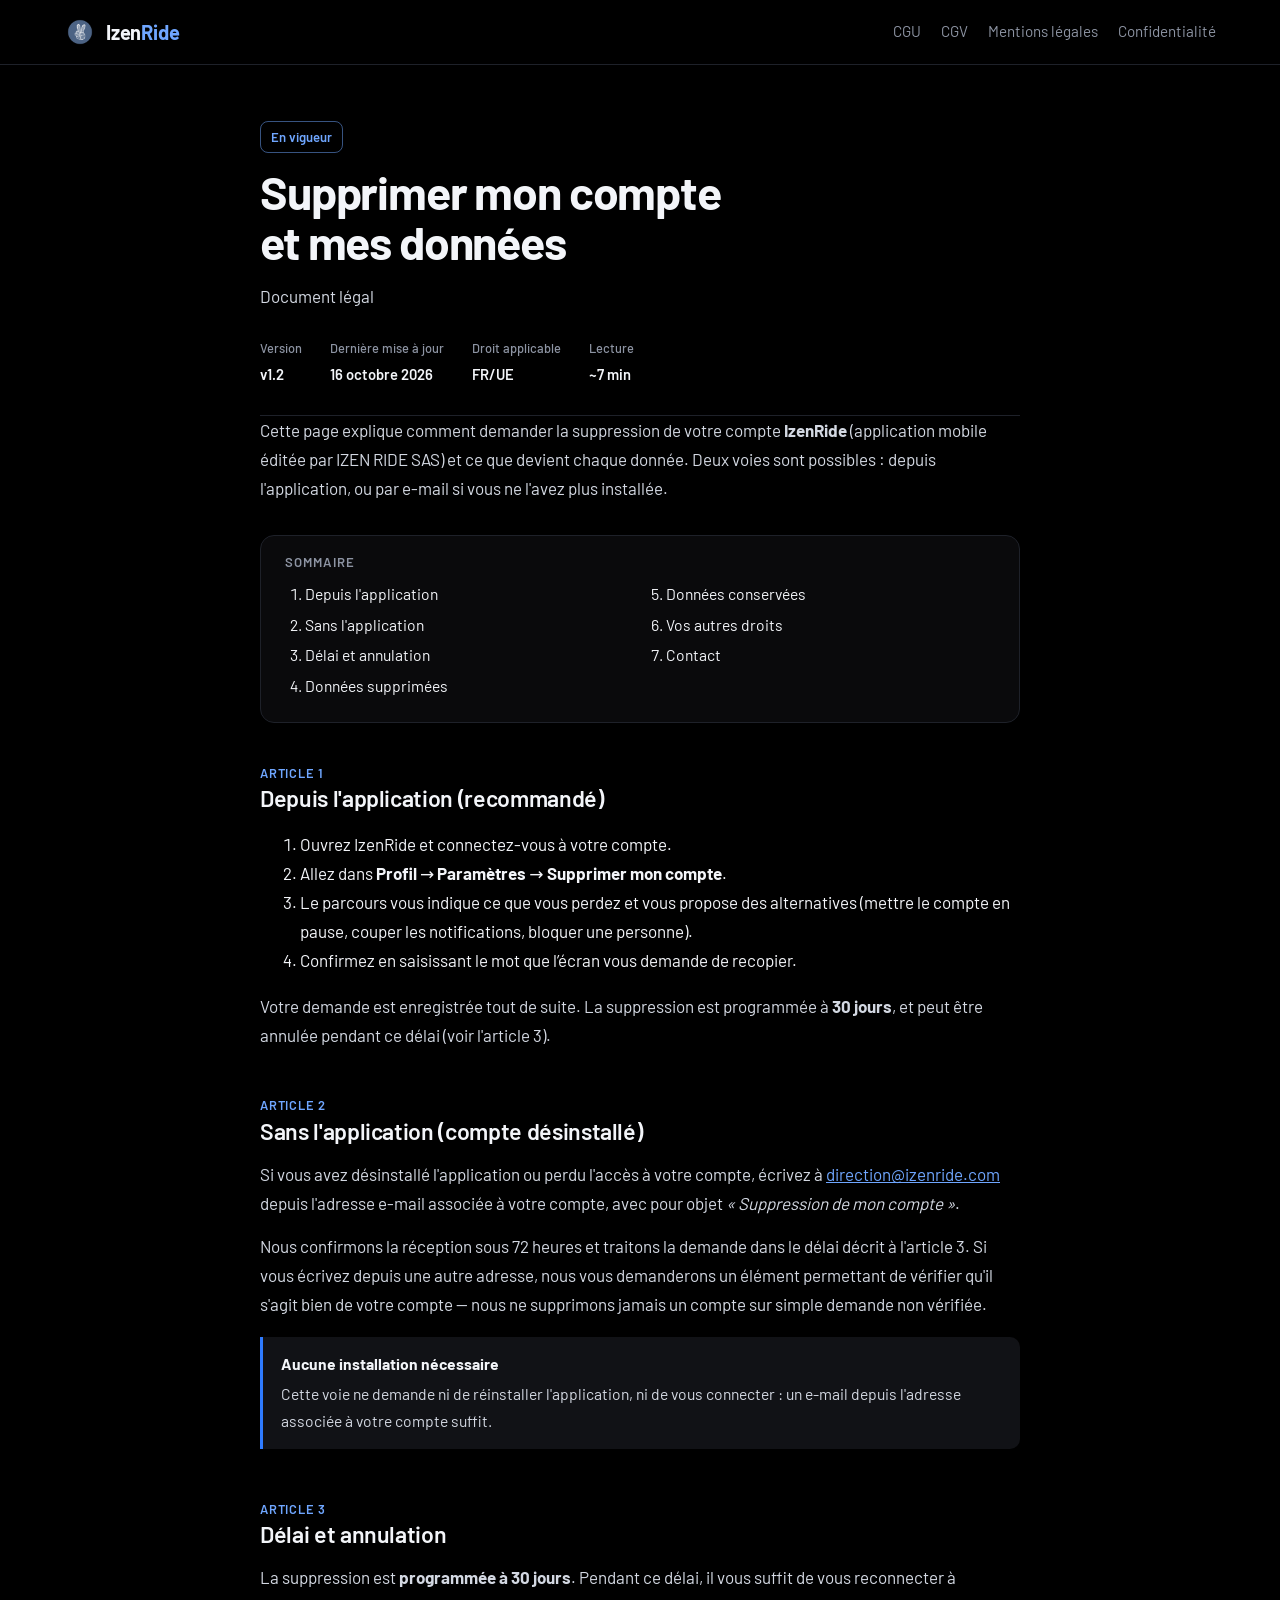
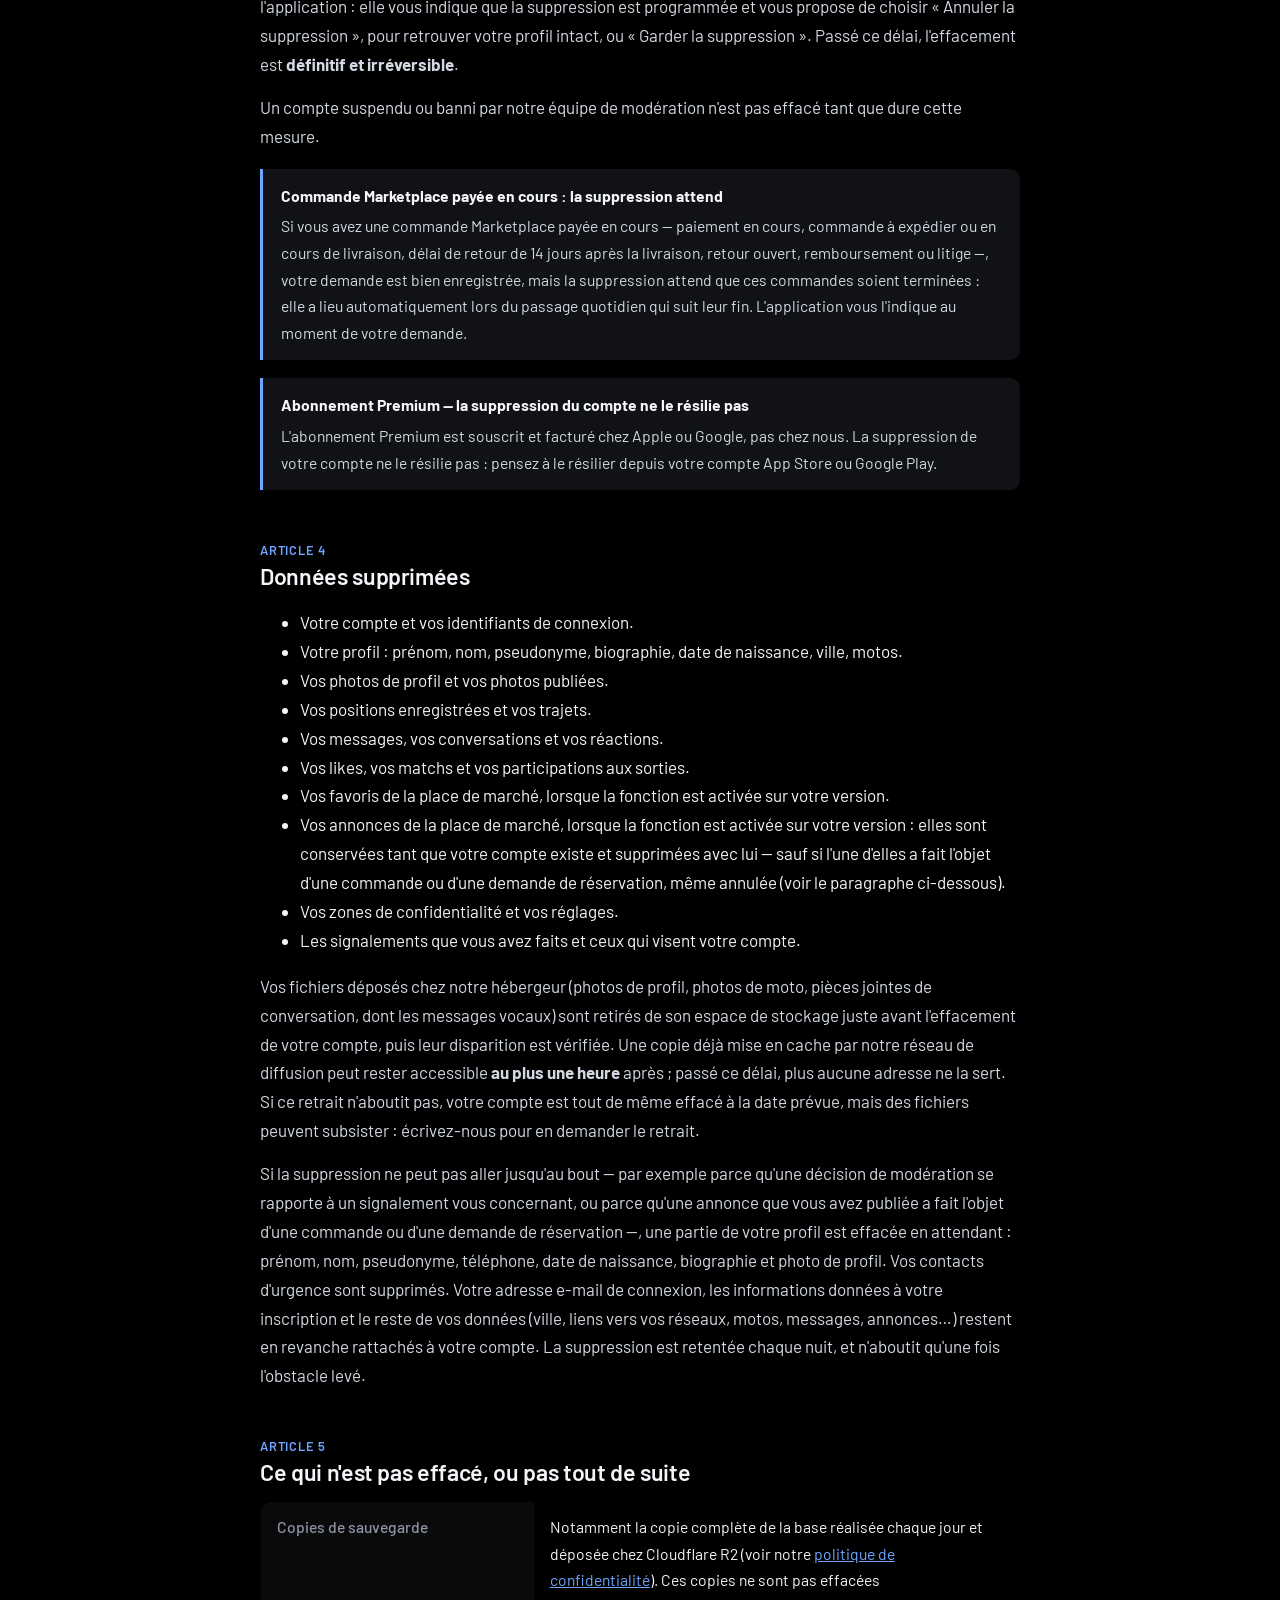
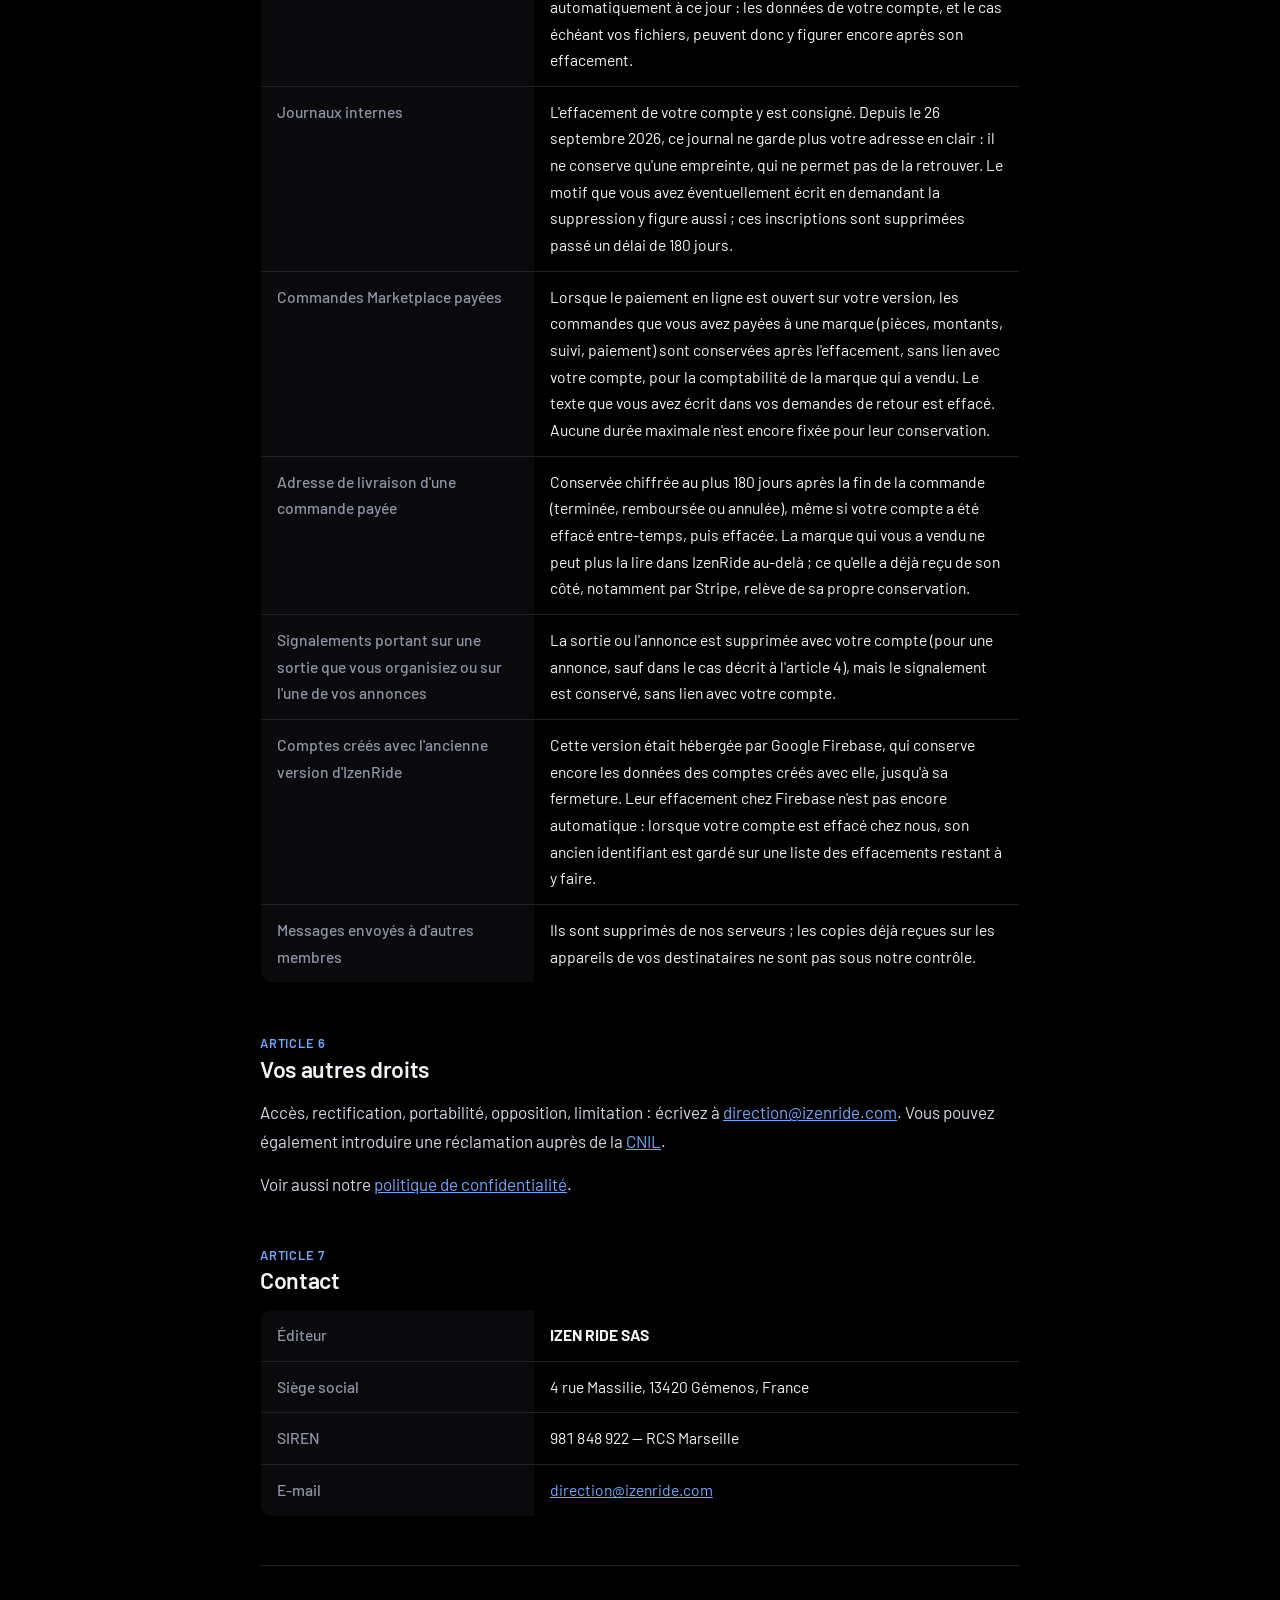
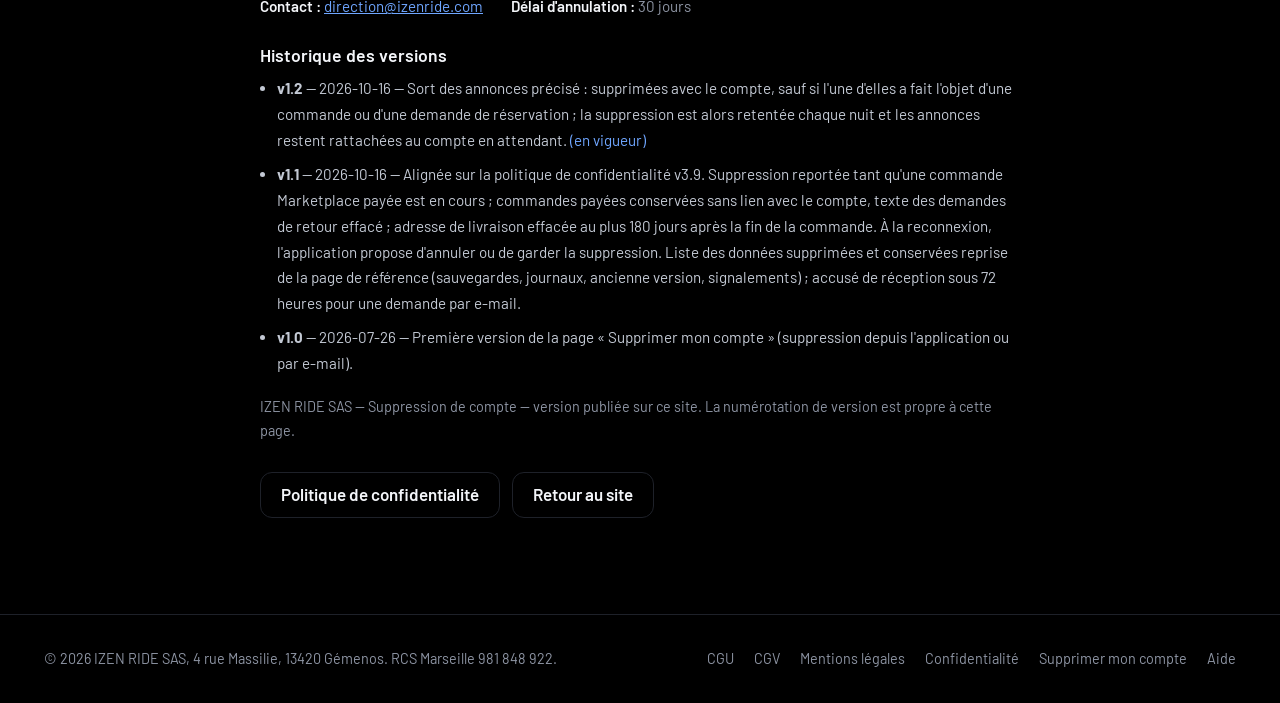
<file: suppression-compte.html>
<!doctype html>
<html lang="fr">
<head>
<meta charset="utf-8">
<meta name="viewport" content="width=device-width, initial-scale=1, viewport-fit=cover">
<title>Supprimer mon compte — IzenRide</title>
<meta name="description" content="Comment demander la suppression de votre compte IzenRide et de vos données personnelles.">
<meta name="theme-color" content="#000000">
<link rel="canonical" href="https://izenride.fr/suppression-compte.html">
<meta property="og:type" content="website">
<meta property="og:site_name" content="IzenRide">
<meta property="og:locale" content="fr_FR">
<meta property="og:title" content="Supprimer mon compte — IzenRide">
<meta property="og:description" content="Comment demander la suppression de votre compte IzenRide et de vos données personnelles.">
<meta property="og:url" content="https://izenride.fr/suppression-compte.html">
<meta property="og:image" content="https://izenride.fr/assets/img/og-izenride.jpg">
<meta name="twitter:card" content="summary_large_image">
<script type="application/ld+json">{"@context": "https://schema.org", "@type": "BreadcrumbList", "itemListElement": [{"@type": "ListItem", "position": 1, "name": "IzenRide", "item": "https://izenride.fr/"}, {"@type": "ListItem", "position": 2, "name": "Supprimer mon compte", "item": "https://izenride.fr/suppression-compte.html"}]}</script>
<link rel="icon" href="/favicon.ico" sizes="any">
<link rel="icon" type="image/png" sizes="32x32" href="assets/img/favicon-32.png">
<link rel="apple-touch-icon" href="assets/img/apple-touch-icon.png">
<link rel="stylesheet" href="assets/css/fonts.css?v=20261020">
<link rel="stylesheet" href="assets/css/legal.css?v=20261020">
<script defer src="https://izeninfo.fr/stats/t.js" data-site="izenride"></script>
</head>
<body>
<header class="top">
  <div class="wrap">
    <a class="brand" href="index.html" aria-label="IzenRide, accueil"><img src="assets/img/logo.png" alt="" width="32" height="32"><span>Izen<b>Ride</b></span></a>
    <nav aria-label="Documents légaux">
      <a href="cgu.html">CGU</a>
      <a href="cgv.html">CGV</a>
      <a href="mentions-legales.html">Mentions légales</a>
      <a href="confidentialite.html">Confidentialité</a>
    </nav>
  </div>
</header>
<main class="doc-page">
<article class="doc">

  <header class="doc__head">
    <span class="doc__pill">En vigueur</span>
    <h1 class="doc__title">Supprimer mon compte et mes données</h1>
    <p class="doc__sub">Document légal</p>
    <div class="doc__meta">
      <span><b>Version</b><i>v1.2</i></span>
      <span><b>Dernière mise à jour</b><i>16 octobre 2026</i></span>
      <span><b>Droit applicable</b><i>FR/UE</i></span>
      <span><b>Lecture</b><i>~7 min</i></span>
    </div>
  </header>

  <!--
    🔴 v1.2 (2026-10-16) — SORT DES ANNONCES À LA SUPPRESSION, RELU EN PRODUCTION (lecture seule) :
    listings.seller_id → users ON DELETE CASCADE, mais orders.listing_id SANS ACTION : si une commande
    (même une demande de réservation annulée) désigne l'une des annonces du compte, l'effacement est refusé,
    le repli anonymiser_compte ne touche pas aux annonces, et la suppression est retentée chaque nuit.
    Formule calquée sur la politique v3.9 (« conservées tant que le compte qui les a publiées existe »).
    Même correction que apps/site-institutionnel/src/pages/suppression-compte.astro (branche phase3/textes-suppression).
  -->

  <!--
    🔴 v1.1 (2026-10-16) — ALIGNÉE SUR LA POLITIQUE v3.9.
    La v1.0 listait « Annonces marketplace, commandes et avis » parmi les
    données supprimées, ignorait la suppression reportée par une commande payée
    en cours, et promettait des choses qu'aucune source ne dit (sauvegardes
    effacées « à leur rotation », journaux « anonymisés », suppression
    individuelle d'une annonce — retirée aux membres par le patch 10a).
    Source qui fait foi : apps/site-institutionnel/src/pages/suppression-compte.astro
    (publiée sur izenride-inscription.vercel.app/suppression-compte) et
    apps/mobile/lib/legal/content/privacy.ts v3.9. Ne rien écrire ici que ces
    deux sources ne disent pas ; ne JAMAIS y écrire de durée pour les commandes
    payées (aucune purge codée).
  -->

  <p>Cette page explique comment demander la suppression de votre compte <strong>IzenRide</strong> (application mobile éditée par IZEN RIDE SAS) et ce que devient chaque donnée. Deux voies sont possibles : depuis l'application, ou par e-mail si vous ne l'avez plus installée.</p>

  <nav class="toc" aria-label="Sommaire">
    <h2>Sommaire</h2>
    <ol>
      <li><a href="#depuis-application">Depuis l'application</a></li>
      <li><a href="#sans-application">Sans l'application</a></li>
      <li><a href="#delai">Délai et annulation</a></li>
      <li><a href="#donnees-supprimees">Données supprimées</a></li>
      <li><a href="#donnees-conservees">Données conservées</a></li>
      <li><a href="#autres-droits">Vos autres droits</a></li>
      <li><a href="#contact">Contact</a></li>
    </ol>
  </nav>

  <article id="depuis-application">
    <h3><span class="art-num">Article 1</span>Depuis l'application (recommandé)</h3>
    <ol>
      <li>Ouvrez IzenRide et connectez-vous à votre compte.</li>
      <li>Allez dans <strong>Profil</strong> → <strong>Paramètres</strong> → <strong>Supprimer mon compte</strong>.</li>
      <li>Le parcours vous indique ce que vous perdez et vous propose des alternatives (mettre le compte en pause, couper les notifications, bloquer une personne).</li>
      <!-- 🔴 NE PAS NOMMER LE MOT ICI. L'application le demande dans SA langue :
           SUPPRIMER, DELETE, LÖSCHEN, ΔΙΑΓΡΑΦΗ… depuis l'ajout de sept langues le
           2026-08-30. Cette page est en français et sert les neuf : un mot écrit en
           dur y est faux pour huit lecteurs sur neuf, et il l'est en silence.
           Source : apps/mobile/i18n/locales/*.json → settings.delete.confirmWord. -->
      <li>Confirmez en saisissant le mot que l’écran vous demande de recopier.</li>
    </ol>
    <p>Votre demande est enregistrée tout de suite. La suppression est programmée à <strong>30 jours</strong>, et peut être annulée pendant ce délai (voir l'article 3).</p>
  </article>

  <article id="sans-application">
    <h3><span class="art-num">Article 2</span>Sans l'application (compte désinstallé)</h3>
    <p>Si vous avez désinstallé l'application ou perdu l'accès à votre compte, écrivez à <a href="mailto:direction@izenride.com?subject=Suppression%20de%20mon%20compte%20IzenRide">direction@izenride.com</a> depuis l'adresse e-mail associée à votre compte, avec pour objet <em>« Suppression de mon compte »</em>.</p>
    <p>Nous confirmons la réception sous 72 heures et traitons la demande dans le délai décrit à l'article 3. Si vous écrivez depuis une autre adresse, nous vous demanderons un élément permettant de vérifier qu'il s'agit bien de votre compte — nous ne supprimons jamais un compte sur simple demande non vérifiée.</p>
    <div class="callout callout--info">
      <b>Aucune installation nécessaire</b>
      Cette voie ne demande ni de réinstaller l'application, ni de vous connecter : un e-mail depuis l'adresse associée à votre compte suffit.
    </div>
  </article>

  <article id="delai">
    <h3><span class="art-num">Article 3</span>Délai et annulation</h3>
    <p>La suppression est <strong>programmée à 30 jours</strong>. Pendant ce délai, il vous suffit de vous reconnecter à l'application : elle vous indique que la suppression est programmée et vous propose de choisir « Annuler la suppression », pour retrouver votre profil intact, ou « Garder la suppression ». Passé ce délai, l'effacement est <strong>définitif et irréversible</strong>.</p>
    <p>Un compte suspendu ou banni par notre équipe de modération n'est pas effacé tant que dure cette mesure.</p>
    <div class="callout callout--warn">
      <b>Commande Marketplace payée en cours : la suppression attend</b>
      Si vous avez une commande Marketplace payée en cours — paiement en cours, commande à expédier ou en cours de livraison, délai de retour de 14 jours après la livraison, retour ouvert, remboursement ou litige —, votre demande est bien enregistrée, mais la suppression attend que ces commandes soient terminées : elle a lieu automatiquement lors du passage quotidien qui suit leur fin. L'application vous l'indique au moment de votre demande.
    </div>
    <div class="callout callout--warn">
      <b>Abonnement Premium — la suppression du compte ne le résilie pas</b>
      L'abonnement Premium est souscrit et facturé chez Apple ou Google, pas chez nous. La suppression de votre compte ne le résilie pas : pensez à le résilier depuis votre compte App Store ou Google Play.
    </div>
  </article>

  <article id="donnees-supprimees">
    <h3><span class="art-num">Article 4</span>Données supprimées</h3>
    <ul>
      <li>Votre compte et vos identifiants de connexion.</li>
      <li>Votre profil : prénom, nom, pseudonyme, biographie, date de naissance, ville, motos.</li>
      <li>Vos photos de profil et vos photos publiées.</li>
      <li>Vos positions enregistrées et vos trajets.</li>
      <li>Vos messages, vos conversations et vos réactions.</li>
      <li>Vos likes, vos matchs et vos participations aux sorties.</li>
      <li>Vos favoris de la place de marché, lorsque la fonction est activée sur votre version.</li>
      <li>Vos annonces de la place de marché, lorsque la fonction est activée sur votre version : elles sont conservées tant que votre compte existe et supprimées avec lui — sauf si l'une d'elles a fait l'objet d'une commande ou d'une demande de réservation, même annulée (voir le paragraphe ci-dessous).</li>
      <li>Vos zones de confidentialité et vos réglages.</li>
      <li>Les signalements que vous avez faits et ceux qui visent votre compte.</li>
    </ul>
    <p>Vos fichiers déposés chez notre hébergeur (photos de profil, photos de moto, pièces jointes de conversation, dont les messages vocaux) sont retirés de son espace de stockage juste avant l'effacement de votre compte, puis leur disparition est vérifiée. Une copie déjà mise en cache par notre réseau de diffusion peut rester accessible <strong>au plus une heure</strong> après ; passé ce délai, plus aucune adresse ne la sert. Si ce retrait n'aboutit pas, votre compte est tout de même effacé à la date prévue, mais des fichiers peuvent subsister : écrivez-nous pour en demander le retrait.</p>
    <p>Si la suppression ne peut pas aller jusqu'au bout — par exemple parce qu'une décision de modération se rapporte à un signalement vous concernant, ou parce qu'une annonce que vous avez publiée a fait l'objet d'une commande ou d'une demande de réservation —, une partie de votre profil est effacée en attendant : prénom, nom, pseudonyme, téléphone, date de naissance, biographie et photo de profil. Vos contacts d'urgence sont supprimés. Votre adresse e-mail de connexion, les informations données à votre inscription et le reste de vos données (ville, liens vers vos réseaux, motos, messages, annonces…) restent en revanche rattachés à votre compte. La suppression est retentée chaque nuit, et n'aboutit qu'une fois l'obstacle levé.</p>
  </article>

  <article id="donnees-conservees">
    <h3><span class="art-num">Article 5</span>Ce qui n'est pas effacé, ou pas tout de suite</h3>
    <table class="info-card">
      <tbody>
        <tr>
          <th>Copies de sauvegarde</th>
          <td>Notamment la copie complète de la base réalisée chaque jour et déposée chez Cloudflare R2 (voir notre <a href="confidentialite.html">politique de confidentialité</a>). Ces copies ne sont pas effacées automatiquement à ce jour : les données de votre compte, et le cas échéant vos fichiers, peuvent donc y figurer encore après son effacement.</td>
        </tr>
        <tr>
          <th>Journaux internes</th>
          <td>L'effacement de votre compte y est consigné. Depuis le 26 septembre 2026, ce journal ne garde plus votre adresse en clair : il ne conserve qu'une empreinte, qui ne permet pas de la retrouver. Le motif que vous avez éventuellement écrit en demandant la suppression y figure aussi ; ces inscriptions sont supprimées passé un délai de 180 jours.</td>
        </tr>
        <tr>
          <th>Commandes Marketplace payées</th>
          <td>Lorsque le paiement en ligne est ouvert sur votre version, les commandes que vous avez payées à une marque (pièces, montants, suivi, paiement) sont conservées après l'effacement, sans lien avec votre compte, pour la comptabilité de la marque qui a vendu. Le texte que vous avez écrit dans vos demandes de retour est effacé. Aucune durée maximale n'est encore fixée pour leur conservation.</td>
        </tr>
        <tr>
          <th>Adresse de livraison d'une commande payée</th>
          <td>Conservée chiffrée au plus 180 jours après la fin de la commande (terminée, remboursée ou annulée), même si votre compte a été effacé entre-temps, puis effacée. La marque qui vous a vendu ne peut plus la lire dans IzenRide au-delà ; ce qu'elle a déjà reçu de son côté, notamment par Stripe, relève de sa propre conservation.</td>
        </tr>
        <tr>
          <th>Signalements portant sur une sortie que vous organisiez ou sur l'une de vos annonces</th>
          <td>La sortie ou l'annonce est supprimée avec votre compte (pour une annonce, sauf dans le cas décrit à l'article 4), mais le signalement est conservé, sans lien avec votre compte.</td>
        </tr>
        <tr>
          <th>Comptes créés avec l'ancienne version d'IzenRide</th>
          <td>Cette version était hébergée par Google Firebase, qui conserve encore les données des comptes créés avec elle, jusqu'à sa fermeture. Leur effacement chez Firebase n'est pas encore automatique : lorsque votre compte est effacé chez nous, son ancien identifiant est gardé sur une liste des effacements restant à y faire.</td>
        </tr>
        <tr>
          <th>Messages envoyés à d'autres membres</th>
          <td>Ils sont supprimés de nos serveurs ; les copies déjà reçues sur les appareils de vos destinataires ne sont pas sous notre contrôle.</td>
        </tr>
      </tbody>
    </table>
  </article>

  <article id="autres-droits">
    <h3><span class="art-num">Article 6</span>Vos autres droits</h3>
    <p>Accès, rectification, portabilité, opposition, limitation : écrivez à <a href="mailto:direction@izenride.com">direction@izenride.com</a>. Vous pouvez également introduire une réclamation auprès de la <a href="https://www.cnil.fr/fr/plaintes" target="_blank" rel="noopener noreferrer">CNIL</a>.</p>
    <p>Voir aussi notre <a href="confidentialite.html">politique de confidentialité</a>.</p>
  </article>

  <article id="contact">
    <h3><span class="art-num">Article 7</span>Contact</h3>
    <table class="info-card">
      <tbody>
        <tr><th>Éditeur</th><td><strong>IZEN RIDE SAS</strong></td></tr>
        <tr><th>Siège social</th><td>4 rue Massilie, 13420 Gémenos, France</td></tr>
        <tr><th>SIREN</th><td><span class="mono">981 848 922</span> — RCS Marseille</td></tr>
        <tr><th>E-mail</th><td><a href="mailto:direction@izenride.com">direction@izenride.com</a></td></tr>
      </tbody>
    </table>
  </article>

  <footer class="doc__foot">
    <div class="doc__foot-meta">
      <span><b>Contact :</b> <a href="mailto:direction@izenride.com">direction@izenride.com</a></span>
      <span><b>Délai d'annulation :</b> 30 jours</span>
    </div>
    <h2>Historique des versions</h2>
    <ul>
      <li><b>v1.2</b> — 2026-10-16 — Sort des annonces précisé : supprimées avec le compte, sauf si l'une d'elles a fait l'objet d'une commande ou d'une demande de réservation ; la suppression est alors retentée chaque nuit et les annonces restent rattachées au compte en attendant. <em>(en vigueur)</em></li>
      <li><b>v1.1</b> — 2026-10-16 — Alignée sur la politique de confidentialité v3.9. Suppression reportée tant qu'une commande Marketplace payée est en cours ; commandes payées conservées sans lien avec le compte, texte des demandes de retour effacé ; adresse de livraison effacée au plus 180 jours après la fin de la commande. À la reconnexion, l'application propose d'annuler ou de garder la suppression. Liste des données supprimées et conservées reprise de la page de référence (sauvegardes, journaux, ancienne version, signalements) ; accusé de réception sous 72 heures pour une demande par e-mail.</li>
      <li><b>v1.0</b> — 2026-07-26 — Première version de la page « Supprimer mon compte » (suppression depuis l'application ou par e-mail).</li>
    </ul>
    <p>IZEN RIDE SAS — Suppression de compte — version publiée sur ce site. La numérotation de version est propre à cette page.</p>
  </footer>

  <div class="doc__cross">
    <a href="confidentialite.html" class="btn btn--ghost btn--sm">Politique de confidentialité</a>
    <a href="index.html" class="btn btn--ghost btn--sm">Retour au site</a>
  </div>

</article>
</main>
<footer class="site-foot">
  <div class="wrap">
    <span>© 2026 IZEN RIDE SAS, 4 rue Massilie, 13420 Gémenos. RCS Marseille 981 848 922.</span>
    <nav aria-label="Informations légales">
      <a href="cgu.html">CGU</a><a href="cgv.html">CGV</a><a href="mentions-legales.html">Mentions légales</a><a href="confidentialite.html">Confidentialité</a><a href="suppression-compte.html" aria-current="page">Supprimer mon compte</a><a href="support.html">Aide</a>
    </nav>
  </div>
</footer>
</body>
</html>
</file>
<file: assets/css/fonts.css>
@font-face{font-family:'Barlow';font-style:normal;font-weight:400;font-display:swap;src:url(../fonts/barlow-latin-400-normal.woff2) format('woff2')}
@font-face{font-family:'Barlow';font-style:normal;font-weight:500;font-display:swap;src:url(../fonts/barlow-latin-500-normal.woff2) format('woff2')}
@font-face{font-family:'Barlow';font-style:normal;font-weight:600;font-display:swap;src:url(../fonts/barlow-latin-600-normal.woff2) format('woff2')}
@font-face{font-family:'Barlow';font-style:normal;font-weight:700;font-display:swap;src:url(../fonts/barlow-latin-700-normal.woff2) format('woff2')}
@font-face{font-family:'Barlow Condensed';font-style:normal;font-weight:600;font-display:swap;src:url(../fonts/barlow-condensed-latin-600-normal.woff2) format('woff2')}
@font-face{font-family:'Barlow Condensed';font-style:normal;font-weight:700;font-display:swap;src:url(../fonts/barlow-condensed-latin-700-normal.woff2) format('woff2')}
</file>
<file: assets/css/site.css>
/* Concept : une sortie de nuit. La page se lit comme un trajet : la route défile dans le hero,
   le tableau de bord compte les kilomètres au scroll, et un bandeau GPS annonce la section suivante. */
:root{
  --night:#000000;      /* fond, bleu nuit de l'app */
  --asphalt:#0A0A0C;    /* surfaces */
  --deck:#111216;       /* panneaux */
  --line:#1E2129;       /* traits */
  --ink:#F3F5F9;        /* texte */
  --mute:#8D94A3;       /* texte secondaire */
  --signal:#2F7BFF;     /* bleu d'action de l'app */
  --glow:#6FA6FF;       /* phare */
  --paint:#6FA6FF;      /* marquage, dangers, Premium */
  --trail:#A9C8FF;      /* second motard */
  --sos:#F04A4A;        /* alerte */
  --sos-strong:#D63030; /* alerte, texte blanc lisible (contraste 4,9:1) */
  --action:#1F63E0;     /* boutons, texte blanc lisible (contraste 5,4:1) */
  --ok:#6FA6FF;
  --display:"Barlow Condensed","Arial Narrow",system-ui,sans-serif;
  --body:"Barlow",system-ui,-apple-system,"Segoe UI",sans-serif;
  --gutter:clamp(16px,4vw,44px);
  --max:1240px;
  color-scheme:dark;
}
*{box-sizing:border-box}
html{scroll-behavior:smooth}
body{margin:0;background:var(--night);color:var(--ink);font:400 1.0625rem/1.6 var(--body);-webkit-font-smoothing:antialiased;overflow-x:hidden}
img{max-width:100%;display:block}
a{color:inherit}
button{font:inherit;color:inherit}
:focus-visible{outline:2px solid var(--glow);outline-offset:3px;border-radius:6px}
.wrap{max-width:var(--max);margin:0 auto;padding-inline:var(--gutter)}
h1,h2,h3{font-family:var(--display);font-weight:700;line-height:.95;letter-spacing:-.01em;margin:0;text-wrap:balance}
h2{font-size:clamp(2.6rem,6vw,5rem);text-transform:uppercase;font-weight:800}
h3{font-size:1.65rem;font-weight:700;line-height:1.05}
p{margin:0}
.lede{color:var(--mute);font-size:1.15rem;max-width:34em}
.tabnum{font-variant-numeric:tabular-nums}
.skip{position:absolute;left:-999px;top:8px;background:var(--signal);color:#fff;padding:8px 14px;border-radius:6px;z-index:60}
.skip:focus{left:8px}

/* Boutons */
.btn{display:inline-flex;align-items:center;justify-content:center;gap:10px;min-height:52px;padding:0 24px;border-radius:999px;font:600 1rem/1 var(--body);text-decoration:none;border:1px solid transparent;cursor:pointer;white-space:nowrap;transition:transform .15s,background .15s,border-color .15s}
.btn:active{transform:scale(.98)}
.btn svg{width:20px;height:20px;flex:none}
.btn-primary{background:var(--action);color:#fff;box-shadow:0 10px 30px -10px color-mix(in srgb,var(--signal) 80%,transparent)}
.btn-primary:hover{background:#1A55C4}
.btn-ghost{border-color:color-mix(in srgb,var(--ink) 22%,transparent);background:color-mix(in srgb,var(--night) 75%,transparent);}
.btn-ghost:hover{border-color:var(--ink)}

/* En-tête */
.top{position:fixed;left:0;right:0;top:0;padding-top:env(safe-area-inset-top,0px);z-index:30;transition:background .3s,border-color .3s;border-bottom:1px solid transparent}
.top.solid{background:color-mix(in srgb,var(--night) 96%,transparent);border-color:var(--line)}
.top .wrap{display:flex;align-items:center;gap:28px;height:68px}
.brand{display:flex;align-items:center;gap:10px;text-decoration:none;font:800 1.55rem/1 var(--display);letter-spacing:.01em}
.brand img{width:36px;height:36px;border-radius:50%;box-shadow:0 0 0 2px color-mix(in srgb,var(--ink) 15%,transparent)}
.brand b{color:var(--glow);font-weight:800}
.nav{display:flex;gap:26px;margin-left:auto;font-weight:500;font-size:.98rem}
.nav a{text-decoration:none;color:var(--mute);position:relative;padding-block:6px}
.nav a:hover,.nav a.here{color:var(--ink)}
.nav a.here::after{content:"";position:absolute;left:0;right:0;bottom:-2px;height:2px;border-radius:2px;background:var(--paint)}
.top .btn{min-height:42px;padding:0 20px}
.progress{position:absolute;left:0;bottom:-1px;height:2px;width:100%;transform-origin:left;transform:scaleX(0);background:linear-gradient(90deg,var(--signal),var(--glow))}
@media (max-width:900px){.nav{display:none}.top .btn{margin-left:auto}}

/* ===== Hero : la route ===== */
.hero{position:relative;min-height:min(980px,100svh);display:grid;grid-template-rows:1fr auto;overflow:hidden;isolation:isolate;background:radial-gradient(70% 50% at 60% 70%,rgba(47,123,255,.14) 0%,transparent 70%),#000}
.hero canvas{position:absolute;left:-22%;width:144%;top:-36%;height:136%;background:radial-gradient(60% 50% at 50% 74%,rgba(47,123,255,.10),transparent 70%);z-index:-1;transform-origin:50% 100%;transform:perspective(1100px) rotateX(50deg);will-change:transform}
.hero-shade{position:absolute;inset:0;z-index:-1;pointer-events:none;background:linear-gradient(90deg,rgba(0,0,0,.94) 0%,rgba(0,0,0,.72) 30%,rgba(0,0,0,0) 58%),linear-gradient(180deg,#000000 0%,rgba(0,0,0,.92) 26%,rgba(0,0,0,0) 50%)}
.nav-toast{position:absolute;left:50%;z-index:3;display:flex;align-items:center;gap:10px;padding:8px 16px 8px 8px;border-radius:999px;background:#07122A;border:1px solid color-mix(in srgb,var(--trail) 55%,transparent);box-shadow:0 18px 40px -15px #000;white-space:nowrap;opacity:0;transform:translate(-50%,10px);transition:opacity .35s,transform .35s;pointer-events:none}
.nav-toast.on{opacity:1;transform:translate(-50%,0)}
.nav-toast img{width:30px;height:30px;border-radius:50%}
.nav-toast b{display:block;font:700 1rem/1.1 var(--body)}
.nav-toast span{display:block;font-size:.82rem;color:var(--mute)}
.sim-tag{position:absolute;right:var(--gutter);top:84px;z-index:3;display:inline-flex;align-items:center;gap:8px;padding:6px 12px;border-radius:999px;font-size:.8rem;color:var(--mute);background:color-mix(in srgb,var(--night) 70%,transparent);border:1px solid var(--line);}
.sim-tag::before{content:"";width:7px;height:7px;border-radius:50%;background:var(--ok);box-shadow:0 0 8px var(--ok)}
.readout.man b{display:flex;align-items:center;gap:8px}
.readout.man svg{width:22px;height:22px;flex:none;color:var(--glow);transition:transform .4s}
.readout.man em{font-style:normal}
.readout.man span{white-space:nowrap;overflow:hidden;text-overflow:ellipsis}
.hero-main{display:grid;grid-template-columns:minmax(0,1.2fr) minmax(0,.8fr);gap:40px;align-items:center;padding-top:clamp(96px,12vh,128px);padding-bottom:20px}
.hero-phone .phone{width:min(268px,70vw)}
.hero-main > *{min-width:0}
.hero h1{font-size:clamp(4rem,10vw,8.8rem);text-transform:uppercase;font-weight:800;line-height:.82;letter-spacing:-.015em}
.hero h1 .l2{display:block;font-style:italic;color:transparent;-webkit-text-stroke:2px color-mix(in srgb,var(--ink) 75%,transparent);padding-left:.12em}
.hero .lede{margin-top:30px;color:color-mix(in srgb,var(--ink) 82%,transparent);font-size:1.2rem}
.ctas{display:flex;flex-wrap:wrap;gap:12px;margin-top:32px}
.hero-phone{position:relative;justify-self:center;z-index:1}
.hero-phone::before{content:"";position:absolute;inset:-12% -30%;background:radial-gradient(closest-side,color-mix(in srgb,var(--signal) 40%,transparent),transparent);filter:blur(30px);z-index:-1}
.mount{position:absolute;left:50%;bottom:-34px;width:44%;height:46px;transform:translateX(-50%);border-radius:0 0 18px 18px;background:linear-gradient(180deg,#14161B,#050506);border:1px solid var(--line);border-top:none;z-index:-1}
.mount::after{content:"";position:absolute;left:50%;top:100%;width:16px;height:60px;transform:translateX(-50%);background:linear-gradient(90deg,#050506,#1A1D24,#050506)}

/* Tableau de bord */
.cluster{position:relative;z-index:2;margin-bottom:clamp(18px,3vh,32px);display:grid;grid-template-columns:auto repeat(4,minmax(0,1fr));align-items:center;gap:6px;padding:12px 14px;border-radius:24px;background:color-mix(in srgb,var(--asphalt) 94%,transparent);border:1px solid color-mix(in srgb,var(--ink) 10%,transparent);box-shadow:0 30px 60px -30px #000}
.gauge{position:relative;width:132px;height:84px;margin-right:10px}
.gauge svg{width:100%;height:100%;overflow:visible}
.gauge .spd{position:absolute;left:0;right:0;bottom:2px;text-align:center;font:800 2rem/1 var(--display)}
.gauge .spd small{display:block;font:500 .72rem/1.2 var(--body);color:var(--mute)}
.readout{display:grid;gap:2px;padding:6px 16px;border-left:1px solid var(--line)}
.readout span{font-size:.82rem;color:var(--mute)}
.readout b{font:700 1.7rem/1 var(--display)}
.readout b i{font-style:normal;font-size:1rem;color:var(--mute);font-weight:600;margin-left:3px}
@media (max-width:900px){
  .hero{min-height:0}
  .hero-main{grid-template-columns:1fr;padding-top:104px}
  .hero-phone{margin-top:20px;margin-bottom:40px}
  .cluster{grid-template-columns:auto 1fr 1fr;row-gap:10px}
  .cluster .readout:nth-of-type(3),.cluster .readout:nth-of-type(4){display:none}
  .sim-tag{top:auto;bottom:528px;left:var(--gutter);right:auto}
  .hero-phone{display:none}
  .hero-shade{background:linear-gradient(180deg,rgba(0,0,0,.95) 0%,rgba(0,0,0,.8) 40%,rgba(0,0,0,0) 68%)}
  .hero-main{padding-bottom:440px}
}
@media (max-width:480px){.gauge{width:108px;height:70px}.gauge .spd{font-size:1.6rem}.readout{padding:4px 10px}.readout b{font-size:1.4rem}}

/* Téléphone */
.phone{position:relative;width:min(310px,76vw);aspect-ratio:540/1119;max-width:100%;border-radius:42px;padding:10px;background:linear-gradient(145deg,#2A2E37,#050506 40%,#0E1016);box-shadow:0 40px 90px -30px rgba(0,0,0,.9),inset 0 0 0 1px rgba(255,255,255,.08)}
.phone::before{content:"";position:absolute;top:18px;left:50%;width:30%;height:22px;transform:translateX(-50%);border-radius:20px;background:#000000;z-index:1}
.phone img{width:100%;height:100%;object-fit:cover;border-radius:33px;background:var(--deck)}
.phone.sm{width:min(250px,64vw);border-radius:36px;padding:8px}
.phone.sm::before{top:14px;height:17px}
.phone.sm img{border-radius:29px}

/* Bandeau GPS */
.gps{position:fixed;left:50%;bottom:calc(16px + env(safe-area-inset-bottom,0px));z-index:25;display:flex;align-items:center;gap:14px;padding:8px 18px 8px 8px;border-radius:20px;background:#07122A;border:1px solid color-mix(in srgb,var(--signal) 45%,transparent);box-shadow:0 20px 50px -15px #000;text-decoration:none;transform:translate(-50%,140%);transition:transform .45s cubic-bezier(.2,.8,.2,1);max-width:calc(100vw - 32px)}
.gps.on{transform:translate(-50%,0)}
.gps .turn{width:46px;height:46px;flex:none;border-radius:14px;background:var(--signal);display:grid;place-items:center}
.gps .turn svg{width:26px;height:26px;transition:transform .3s}
.gps .txt{display:grid;line-height:1.15;min-width:0}
.gps .dist{font:800 1.45rem/1 var(--display)}
.gps .to{color:var(--mute);font-size:.92rem;white-space:nowrap;overflow:hidden;text-overflow:ellipsis}
.gps .to b{color:var(--ink);font-weight:600}

/* Sections */
section{scroll-margin-top:80px;position:relative}
.band{padding-block:clamp(84px,11vw,150px)}
.kicker{display:inline-flex;align-items:center;gap:10px;font:700 1.05rem/1 var(--display);color:var(--paint);letter-spacing:.02em}
.kicker svg{width:22px;height:22px}
.head{display:grid;gap:22px;max-width:760px}
.split{display:grid;grid-template-columns:minmax(0,1fr) minmax(0,1fr);gap:clamp(36px,6vw,90px);align-items:center}
.split > *{min-width:0}
@media (max-width:900px){.split{grid-template-columns:1fr}}

.checks{list-style:none;margin:0;padding:0;display:grid;gap:16px}
.checks li{display:grid;grid-template-columns:30px 1fr;gap:12px;align-items:start}
.checks .ic{width:30px;height:30px;border-radius:9px;display:grid;place-items:center;background:color-mix(in srgb,var(--signal) 16%,transparent);color:var(--glow)}
.checks .ic svg{width:17px;height:17px}
.checks b{font-weight:600;display:block}
.checks span{color:var(--mute)}

/* Croisement */
.mapcard{position:relative;border-radius:30px;overflow:hidden;background:#050506;border:1px solid var(--line);aspect-ratio:5/4;box-shadow:0 40px 80px -40px #000}
.mapcard canvas{position:absolute;inset:0;width:100%;height:100%}
.mapcard .chip{position:absolute;top:16px;left:16px;padding:7px 12px;border-radius:999px;background:color-mix(in srgb,var(--night) 80%,transparent);border:1px solid var(--line);font-size:.85rem;color:var(--mute);}
.mapcard .counter{position:absolute;top:14px;right:16px;text-align:right}
.mapcard .counter b{display:block;font:800 3rem/1 var(--display)}
.mapcard .counter span{font-size:.85rem;color:var(--mute)}
.logbook{position:absolute;left:16px;right:16px;bottom:16px;display:grid;gap:8px}
.entry{display:grid;grid-template-columns:34px 1fr auto;gap:12px;align-items:center;padding:9px 12px;border-radius:14px;background:color-mix(in srgb,var(--asphalt) 88%,transparent);border:1px solid var(--line);font-size:.95rem;animation:slidein .5s cubic-bezier(.2,.8,.2,1)}
.entry .av{width:34px;height:34px;border-radius:50%;display:grid;place-items:center;font:700 1rem/1 var(--display);color:#fff}
.entry b{font-weight:600}
.entry span{color:var(--mute);display:block;font-size:.85rem;line-height:1.2}
.entry time{color:var(--mute);font-size:.85rem}
@keyframes slidein{from{opacity:0;transform:translateY(12px)}}
.cross-wrap{position:relative}
@media (max-width:520px){.mapcard{aspect-ratio:4/5}}

/* Routes */
.roads{overflow:hidden;border-block:1px solid var(--line);padding-block:26px;background:var(--asphalt)}
.roads-track{display:flex;gap:56px;width:max-content;animation:roll 60s linear infinite;will-change:transform}
.roads-track span{display:flex;align-items:center;gap:56px;font:800 italic clamp(2rem,5vw,3.6rem)/1 var(--display);text-transform:uppercase;white-space:nowrap;color:transparent;-webkit-text-stroke:1.5px color-mix(in srgb,var(--ink) 40%,transparent)}
.roads-track span::after{content:"";width:46px;height:8px;border-radius:2px;background:var(--paint)}
@keyframes roll{to{transform:translateX(-50%)}}

/* Sécurité */
.safety{background:var(--night)}
.safety-grid{display:grid;grid-template-columns:repeat(12,minmax(0,1fr));gap:20px;margin-top:56px}
.panel{position:relative;background:linear-gradient(180deg,var(--deck),var(--asphalt));border:1px solid var(--line);border-radius:28px;padding:clamp(22px,3vw,36px);display:grid;gap:16px;align-content:start;overflow:hidden}
.panel > p{color:var(--mute)}
.p-sos{grid-column:span 5}
.p-zone{grid-column:span 7}
.p-prec{grid-column:span 7}
.p-hazard{grid-column:span 5}
@media (max-width:980px){.p-sos,.p-zone,.p-prec,.p-hazard{grid-column:1/-1}}
.status{display:inline-flex;align-items:center;gap:8px;justify-self:start;padding:5px 12px;border-radius:999px;font-size:.85rem;font-weight:600;background:color-mix(in srgb,currentColor 12%,transparent)}
.status::before{content:"";width:7px;height:7px;border-radius:50%;background:currentColor;box-shadow:0 0 8px currentColor}
.status.live{color:var(--ok)}
.status.soon{color:var(--paint)}

.sos-demo{display:grid;justify-items:center;gap:14px;padding-block:10px 4px;text-align:center}
.sos-btn{position:relative;width:180px;height:180px;border-radius:50%;border:none;cursor:pointer;background:radial-gradient(circle at 50% 40%,#FF6B6B,var(--sos) 55%,#9E1F1F);box-shadow:0 0 0 10px color-mix(in srgb,var(--sos) 18%,transparent),0 20px 50px -10px color-mix(in srgb,var(--sos) 70%,transparent);display:grid;place-items:center;color:#fff;transition:transform .15s}
.sos-btn:hover{transform:scale(1.03)}
.sos-btn svg.ring{position:absolute;inset:-14px;width:calc(100% + 28px);height:calc(100% + 28px);transform:rotate(-90deg);pointer-events:none}
.sos-btn .lbl{font:800 2.6rem/1 var(--display);letter-spacing:.04em}
.sos-btn .sub{display:block;font:600 .8rem/1.2 var(--body);opacity:.85;margin-top:4px}
.sos-btn.counting{animation:pulse 1s ease-in-out infinite}
@keyframes pulse{50%{box-shadow:0 0 0 22px color-mix(in srgb,var(--sos) 8%,transparent),0 20px 50px -10px color-mix(in srgb,var(--sos) 70%,transparent)}}
.sos-msg{min-height:3.2em;color:var(--mute);max-width:26em}
.sos-cancel{min-height:44px}

.zone-viz{display:grid;grid-template-columns:minmax(0,1fr) auto;gap:24px;align-items:center}
.zone-viz > *{min-width:0}
@media (max-width:620px){.zone-viz{grid-template-columns:1fr}.zone-viz .phone{justify-self:center}}

.radar{position:relative;width:100%;max-width:340px;aspect-ratio:1;justify-self:center;border-radius:50%;background:radial-gradient(circle,#0A0F1E 0%,#050506 70%);border:1px solid var(--line);overflow:hidden}
.radar .sweep{position:absolute;inset:0;border-radius:50%;background:conic-gradient(from 0deg,color-mix(in srgb,var(--signal) 40%,transparent),transparent 60deg);animation:sweep 4s linear infinite}
@keyframes sweep{to{transform:rotate(360deg)}}
.radar svg{position:absolute;inset:0;width:100%;height:100%}
.radar .me{transition:r .5s cubic-bezier(.2,.8,.2,1),opacity .4s}
.seg{display:grid;grid-template-columns:repeat(4,minmax(0,1fr));gap:4px;padding:5px;border-radius:16px;background:var(--night);border:1px solid var(--line)}
.seg button{min-height:42px;padding:0 4px;font-size:.95rem;border-radius:12px;border:none;background:transparent;color:var(--mute);font-weight:600;cursor:pointer}
.seg button[aria-pressed="true"]{background:var(--action);color:#fff}
.prec-out{display:flex;justify-content:space-between;gap:12px;flex-wrap:wrap;color:var(--mute);font-size:.95rem}
.prec-out b{color:var(--ink)}
.prec-layout{display:grid;grid-template-columns:minmax(0,1fr) minmax(0,1fr);gap:24px;align-items:center}
.prec-layout > *{min-width:0}
@media (max-width:620px){.prec-layout{grid-template-columns:1fr}}

.tape{position:absolute;left:-30px;right:-30px;top:22px;transform:rotate(-4deg);height:30px;background:repeating-linear-gradient(-45deg,var(--paint) 0 18px,#000000 18px 36px);display:grid;place-items:center;box-shadow:0 6px 16px -6px #000}
.tape span{background:#000000;color:var(--paint);font:800 .95rem/1 var(--display);padding:4px 12px;letter-spacing:.06em;text-transform:uppercase}
.p-hazard{padding-top:78px}
.signs{display:grid;grid-template-columns:repeat(auto-fill,minmax(88px,1fr));gap:14px;margin-top:6px}
.sign{display:grid;justify-items:center;gap:8px;text-align:center;font-size:.88rem;color:var(--mute)}
.sign svg{width:64px;height:58px;filter:drop-shadow(0 6px 10px rgba(0,0,0,.5))}

/* Écrans : carrousel */
.screens-sec{overflow-x:hidden;overflow-x:clip;background:radial-gradient(60% 40% at 50% 55%,rgba(47,123,255,.08),transparent 70%),var(--night)}
.carousel{position:relative;margin-top:56px;overflow:hidden;overflow:clip;overflow-clip-margin:40px;height:clamp(520px,62vw,700px);perspective:1400px;touch-action:pan-y;user-select:none}
.carousel .item{position:absolute;left:50%;top:0;width:min(300px,62vw);margin-left:calc(min(300px,62vw) / -2);transition:transform .6s cubic-bezier(.2,.8,.2,1),opacity .6s;cursor:pointer}
.carousel .item .phone{width:100%}
.carousel .item.cur{cursor:default}
.carousel .item .phone::after{content:"";position:absolute;inset:0;border-radius:inherit;background:#000000;opacity:.45;transition:opacity .6s;pointer-events:none}
.carousel .item.cur .phone::after{opacity:0}
.car-ctrl{display:flex;align-items:center;justify-content:center;gap:18px;margin-top:8px}
.car-ctrl button.nav-b{width:52px;height:52px;border-radius:50%;border:1px solid var(--line);background:var(--asphalt);cursor:pointer;display:grid;place-items:center}
.car-ctrl button.nav-b:hover{border-color:var(--glow)}
.car-ctrl svg{width:22px;height:22px}
.car-cap{text-align:center;min-width:0;max-width:30em}
.car-cap b{display:block;font:800 2rem/1 var(--display);text-transform:uppercase}
.car-cap span{color:var(--mute)}
.car-cap small{display:block;color:var(--mute);margin-top:4px;font-variant-numeric:tabular-nums}
.chips{display:flex;flex-wrap:wrap;justify-content:center;gap:8px;margin-top:26px}
.chips button{min-height:38px;padding:0 14px;border-radius:999px;border:1px solid var(--line);background:transparent;color:var(--mute);cursor:pointer;font-weight:500}
.chips button[aria-current="true"]{color:var(--ink);border-color:var(--glow);background:color-mix(in srgb,var(--signal) 18%,transparent)}

/* Premium */
.tiers{display:grid;grid-template-columns:repeat(2,minmax(0,1fr));gap:22px;margin-top:56px}
.tier{border:1px solid var(--line);border-radius:28px;padding:clamp(24px,3vw,40px);display:grid;gap:22px;align-content:start;background:var(--asphalt)}
.tier h3{font-size:2.4rem;text-transform:uppercase;font-weight:800}
.tier .price{color:var(--mute)}
.tier.plus{position:relative;border:1px solid transparent;background:linear-gradient(var(--deck),var(--deck)) padding-box,linear-gradient(135deg,var(--paint),var(--trail) 60%,var(--signal)) border-box;box-shadow:0 30px 80px -40px color-mix(in srgb,var(--paint) 50%,transparent)}
.tier.plus h3{color:var(--paint)}
.tier.plus .ic{background:color-mix(in srgb,var(--paint) 16%,transparent);color:var(--paint)}
@media (max-width:820px){.tiers{grid-template-columns:1fr}}

/* Téléchargement */
.get{overflow:hidden;text-align:center;background:var(--night)}
.get::before{content:"";position:absolute;left:50%;top:-10%;width:min(1100px,160vw);height:120%;transform:translateX(-50%);background:conic-gradient(from 160deg at 50% 0%,transparent 0deg,color-mix(in srgb,var(--glow) 22%,transparent) 20deg,color-mix(in srgb,var(--glow) 6%,transparent) 30deg,transparent 40deg);pointer-events:none}
.get .wrap{position:relative;display:grid;gap:28px;justify-items:center}
.get h2{font-size:clamp(3.6rem,11vw,9rem);line-height:.84}
.get .lede{margin-inline:auto}
.get .ctas{justify-content:center;margin-top:8px}
.store{display:inline-flex;align-items:center;gap:12px;height:60px;min-width:212px;padding:0 22px 0 18px;border-radius:12px;background:#000;color:#fff;border:1px solid #A6A6A6;text-decoration:none;transition:border-color .2s,background .2s,transform .2s}.store:hover{border-color:#fff;background:#0B0B0D;transform:translateY(-2px)}.store:focus-visible{outline:2px solid var(--glow);outline-offset:3px}.store svg{width:28px;height:28px;flex:none}.store svg.gp{width:25px;height:28px}.store span{display:grid;text-align:left;line-height:1;gap:3px}.store small{font:500 .68rem/1 var(--body);letter-spacing:.06em;text-transform:uppercase;color:#D6D6D6}.store b{font:600 1.42rem/1 var(--body);letter-spacing:-.01em;color:#fff}

/* Pied de page */
footer{border-top:1px solid var(--line);padding-block:56px 110px;color:var(--mute);font-size:.95rem;background:var(--asphalt)}
footer .wrap{display:grid;gap:30px}
.foot-row{display:flex;flex-wrap:wrap;gap:16px 28px;align-items:center;justify-content:space-between}
.foot-links{display:flex;flex-wrap:wrap;gap:10px 22px}
footer a{text-decoration:none}
footer a:hover{color:var(--ink)}
.motto{font:800 italic 1.4rem/1 var(--display);color:var(--ink);text-transform:uppercase}


/* ===== Ajouts : contenu enrichi ===== */
.hero-meta{display:flex;flex-wrap:wrap;align-items:center;gap:10px 18px;margin-top:26px;color:var(--mute);font-size:.95rem}
.badge-new{display:inline-flex;align-items:center;gap:8px;padding:6px 12px 6px 6px;border-radius:999px;background:color-mix(in srgb,var(--signal) 16%,transparent);border:1px solid color-mix(in srgb,var(--signal) 40%,transparent);color:var(--ink);text-decoration:none;font-weight:500}
.badge-new b{background:var(--action);color:#fff;border-radius:999px;padding:3px 9px;font:700 .8rem/1.2 var(--body)}
.badge-new:hover{border-color:var(--glow)}
.hero-meta span{display:inline-flex;align-items:center;gap:7px}
.hero-meta svg{width:16px;height:16px;color:var(--glow)}

.sec-lead{display:grid;grid-template-columns:minmax(0,1.1fr) minmax(0,.9fr);gap:clamp(24px,5vw,80px);align-items:end}
.sec-lead > *{min-width:0}
@media (max-width:900px){.sec-lead{grid-template-columns:1fr}}

/* Navigation */
.nav-stage{position:relative;display:grid;grid-template-columns:minmax(0,.9fr) minmax(0,1.1fr);gap:clamp(32px,6vw,90px);align-items:center;margin-top:64px}
.nav-stage > *{min-width:0}
.nav-phone{position:relative;justify-self:center}
.turn-card{position:absolute;left:-18%;top:44%;z-index:2;display:grid;grid-template-columns:auto 1fr;gap:12px;align-items:center;padding:12px 18px 12px 12px;border-radius:20px;background:#07122A;border:1px solid color-mix(in srgb,var(--signal) 45%,transparent);box-shadow:0 24px 50px -18px #000;min-width:0;max-width:280px}
.turn-card .arrow{width:52px;height:52px;border-radius:15px;background:var(--signal);display:grid;place-items:center}
.turn-card .arrow svg{width:30px;height:30px}
.turn-card b{display:block;font:800 1.8rem/1 var(--display)}
.turn-card span{color:var(--mute);font-size:.9rem}
.voice{position:absolute;right:-14%;bottom:16%;z-index:2;display:flex;align-items:center;gap:10px;padding:10px 16px;border-radius:999px;background:var(--deck);border:1px solid var(--line);box-shadow:0 20px 40px -18px #000;font-size:.92rem}
.voice .wave{display:flex;gap:3px;align-items:center;height:18px}
.voice .wave i{width:3px;border-radius:2px;background:var(--glow);animation:wave 1s ease-in-out infinite}
.voice .wave i:nth-child(1){height:6px;animation-delay:-.2s}.voice .wave i:nth-child(2){height:14px;animation-delay:-.5s}.voice .wave i:nth-child(3){height:18px;animation-delay:-.1s}.voice .wave i:nth-child(4){height:10px;animation-delay:-.7s}.voice .wave i:nth-child(5){height:15px;animation-delay:-.35s}
@keyframes wave{50%{transform:scaleY(.4)}}
@media (max-width:900px){.nav-stage{grid-template-columns:1fr}.turn-card{left:-6%;top:44%}.voice{right:-4%}}
@media (max-width:480px){.turn-card{left:-2%;padding:10px 14px 10px 10px}.turn-card .arrow{width:44px;height:44px}.turn-card b{font-size:1.5rem}.voice{right:0}}

.feat-grid{display:grid;grid-template-columns:repeat(2,minmax(0,1fr));gap:14px}
.feat{display:grid;gap:10px;align-content:start;padding:22px;border-radius:22px;background:var(--asphalt);border:1px solid var(--line)}
.feat.wide{grid-column:1/-1}
.feat .fi{width:40px;height:40px;border-radius:12px;display:grid;place-items:center;background:color-mix(in srgb,var(--signal) 16%,transparent);color:var(--glow)}
.feat .fi svg{width:22px;height:22px}
.feat h3{font-size:1.4rem}
.feat p{color:var(--mute);font-size:.98rem;line-height:1.5}
.pumps{display:flex;flex-wrap:wrap;gap:6px;margin-top:2px}
.pump{padding:4px 10px;border-radius:8px;font:700 .9rem/1.2 var(--display);letter-spacing:.02em;border:1px solid var(--line);background:var(--night)}
.pump.e{color:var(--ok);border-color:color-mix(in srgb,var(--ok) 40%,transparent)}
@media (max-width:620px){.feat-grid{grid-template-columns:1fr}}

/* Croisement : types */
.xtypes{display:grid;grid-template-columns:repeat(3,minmax(0,1fr));gap:10px}
.xtype{padding:14px;border-radius:16px;background:var(--asphalt);border:1px solid var(--line);display:grid;gap:4px}
.xtype b{font:800 1.25rem/1.05 var(--display);text-transform:uppercase}
.xtype span{color:var(--mute);font-size:.9rem;line-height:1.4}
@media (max-width:620px){.xtypes{grid-template-columns:1fr}}
.fine{color:var(--mute);font-size:.92rem;line-height:1.5}
.fine b{color:var(--ink);font-weight:600}

/* Communauté : bento */
.bento{display:grid;grid-template-columns:repeat(12,minmax(0,1fr));gap:18px;margin-top:56px}
.tile{position:relative;overflow:hidden;border-radius:28px;background:linear-gradient(180deg,var(--deck),var(--asphalt));border:1px solid var(--line);padding:clamp(22px,3vw,34px);display:grid;gap:14px;align-content:start;min-width:0}
.tile > p{color:var(--mute)}
.t-match{grid-column:span 5}
.t-chat{grid-column:span 7}
.t-events{grid-column:span 7}
.t-groups{grid-column:span 5}
@media (max-width:980px){.t-match,.t-chat,.t-events,.t-groups{grid-column:1/-1}}
.tile .tag{justify-self:start;padding:4px 10px;border-radius:999px;font-size:.8rem;font-weight:600;color:var(--paint);background:color-mix(in srgb,var(--paint) 14%,transparent)}

.swipe{position:relative;height:210px;margin-top:6px}
.scard{position:absolute;inset:0 12% 0 12%;border-radius:22px;padding:18px;display:grid;align-content:end;gap:10px;background:linear-gradient(160deg,#182A55,#0E1016 70%);border:1px solid color-mix(in srgb,var(--ink) 12%,transparent);box-shadow:0 20px 40px -20px #000}
.scard.back{transform:rotate(-7deg) translateX(-8%);opacity:.5}
.scard.mid{transform:rotate(4deg) translateX(6%);opacity:.75}
.scard .bike{position:absolute;top:18px;left:18px;right:18px;height:78px;opacity:.9}
.scard b{font:800 1.5rem/1 var(--display)}
.crit{display:flex;flex-wrap:wrap;gap:6px}
.crit span{padding:4px 10px;border-radius:999px;font-size:.8rem;background:color-mix(in srgb,var(--night) 70%,transparent);border:1px solid var(--line)}
.swipe-acts{display:flex;justify-content:center;gap:14px}
.swipe-acts span{width:46px;height:46px;border-radius:50%;display:grid;place-items:center;background:var(--night);border:1px solid var(--line)}
.swipe-acts svg{width:20px;height:20px}

.chat-demo{display:grid;gap:10px;padding:16px;border-radius:20px;background:var(--night);border:1px solid var(--line)}
.bub{max-width:82%;padding:10px 14px;border-radius:18px;font-size:.95rem;line-height:1.4}
.bub.in{background:var(--deck);border-bottom-left-radius:6px;justify-self:start}
.bub.out{background:var(--signal);color:#fff;border-bottom-right-radius:6px;justify-self:end}
.bub.vocal{display:flex;align-items:center;gap:10px}
.bub.vocal .play{width:28px;height:28px;border-radius:50%;background:rgba(255,255,255,.2);display:grid;place-items:center;flex:none}
.bub.vocal .play svg{width:12px;height:12px}
.bars{display:flex;gap:2px;align-items:center;height:22px}
.bars i{width:3px;border-radius:2px;background:currentColor;opacity:.85}
.chat-pills{display:flex;flex-wrap:wrap;gap:8px}
.chat-pills span{display:inline-flex;align-items:center;gap:8px;padding:7px 12px;border-radius:12px;background:var(--asphalt);border:1px solid var(--line);font-size:.9rem}
.chat-pills b{color:var(--ink);font-weight:600}
.chat-pills svg{width:16px;height:16px;color:var(--glow)}

.ev-layout{display:grid;grid-template-columns:minmax(0,1fr) auto;gap:22px;align-items:center}
.ev-layout > *{min-width:0}
@media (max-width:620px){.ev-layout{grid-template-columns:1fr}.ev-layout .phone{justify-self:center}}

.invite{display:grid;gap:10px;padding:16px;border-radius:20px;background:var(--night);border:1px solid var(--line)}
.invite .link{display:flex;align-items:center;gap:10px;padding:10px 12px;border-radius:12px;background:var(--asphalt);border:1px dashed color-mix(in srgb,var(--glow) 50%,transparent);font-size:.9rem;color:var(--mute);min-width:0}
.invite .link svg{width:18px;height:18px;color:var(--glow);flex:none}
.invite .link span{overflow:hidden;text-overflow:ellipsis;white-space:nowrap}
.opts{display:flex;flex-wrap:wrap;gap:6px}
.opts span{padding:5px 10px;border-radius:999px;font-size:.82rem;border:1px solid var(--line);color:var(--mute)}
.opts span.on{color:var(--ink);border-color:var(--glow);background:color-mix(in srgb,var(--signal) 18%,transparent)}

/* Sécurité : partage de position */
.p-share{grid-column:span 5}
@media (max-width:980px){.p-share{grid-column:1/-1}}
.share-card{display:grid;gap:12px;padding:16px;border-radius:20px;background:var(--night);border:1px solid var(--line)}
.share-top{display:flex;align-items:center;justify-content:space-between;gap:10px;font-size:.9rem;color:var(--mute)}
.share-top b{color:var(--ink)}
.live-dot{display:inline-flex;align-items:center;gap:6px;color:var(--ok);font-weight:600}
.live-dot::before{content:"";width:8px;height:8px;border-radius:50%;background:currentColor;box-shadow:0 0 0 0 currentColor;animation:ping 1.6s infinite}
@keyframes ping{70%{box-shadow:0 0 0 8px transparent}}
.share-stats{display:grid;grid-template-columns:repeat(3,minmax(0,1fr));gap:8px}
.share-stats div{padding:10px;border-radius:12px;background:var(--asphalt);display:grid;gap:2px}
.share-stats span{font-size:.78rem;color:var(--mute)}
.share-stats b{font:700 1.3rem/1 var(--display)}
.pin{display:flex;gap:6px}
.pin span{width:30px;height:36px;border-radius:8px;display:grid;place-items:center;background:var(--asphalt);border:1px solid var(--line);font:700 1.2rem/1 var(--display)}

/* Ce que l'app ne fait pas */
.honest{margin-top:22px;display:grid;grid-template-columns:auto minmax(0,1fr);gap:22px;align-items:start;padding:clamp(22px,3vw,34px);border-radius:28px;border:1px solid color-mix(in srgb,var(--paint) 35%,transparent);background:repeating-linear-gradient(-45deg,color-mix(in srgb,var(--paint) 5%,transparent) 0 14px,transparent 14px 28px),var(--asphalt)}
.honest .hi{width:52px;height:52px;border-radius:14px;display:grid;place-items:center;background:color-mix(in srgb,var(--paint) 18%,transparent);color:var(--paint)}
.honest .hi svg{width:28px;height:28px}
.honest h3{margin-bottom:12px}
.honest ul{margin:0;padding:0;list-style:none;display:grid;grid-template-columns:repeat(3,minmax(0,1fr));gap:18px}
.honest li{display:grid;gap:4px;color:var(--mute);font-size:.95rem;line-height:1.45}
.honest li b{color:var(--ink);font-weight:600}
@media (max-width:900px){.honest{grid-template-columns:1fr}.honest ul{grid-template-columns:1fr}}

/* Confiance */
.trust{background:var(--asphalt);border-block:1px solid var(--line)}
.pledges{display:grid;grid-template-columns:repeat(4,minmax(0,1fr));gap:0;margin-top:56px;border-top:1px solid var(--line)}
.pledge{display:grid;gap:12px;align-content:start;padding:28px 24px 8px 0}
.pledge + .pledge{padding-left:24px;border-left:1px solid var(--line)}
.pledge b{font:800 clamp(2.4rem,4vw,3.4rem)/.9 var(--display);text-transform:uppercase}
.pledge b small{display:block;font-size:.45em;color:var(--mute);letter-spacing:.01em;margin-top:6px}
.pledge p{color:var(--mute);font-size:.98rem;line-height:1.5}
@media (max-width:900px){.pledges{grid-template-columns:repeat(2,minmax(0,1fr))}.pledge:nth-child(3){padding-left:0;border-left:none}.pledge:nth-child(n+3){border-top:1px solid var(--line)}}
@media (max-width:520px){.pledges{grid-template-columns:1fr}.pledge + .pledge{padding-left:0;border-left:none;border-top:1px solid var(--line)}}

/* Nouveautés */
.release{display:grid;grid-template-columns:minmax(0,.95fr) minmax(0,1.05fr);gap:clamp(28px,5vw,70px);margin-top:56px;align-items:start}
.release > *{min-width:0}
@media (max-width:900px){.release{grid-template-columns:1fr}}
.current{position:relative;border-radius:30px;padding:clamp(24px,3vw,38px);display:grid;gap:18px;border:1px solid transparent;background:linear-gradient(var(--deck),var(--deck)) padding-box,linear-gradient(135deg,var(--signal),var(--trail)) border-box;box-shadow:0 30px 80px -40px color-mix(in srgb,var(--signal) 70%,transparent)}
.current .ver{display:flex;align-items:baseline;gap:14px;flex-wrap:wrap}
.current .ver b{font:800 clamp(3.4rem,7vw,5.2rem)/.85 var(--display)}
.current .ver span{color:var(--mute)}
.current ul{margin:0;padding:0;list-style:none;display:grid;gap:14px}
.current li{display:grid;grid-template-columns:28px 1fr;gap:10px}
.current li svg{width:22px;height:22px;color:var(--glow);margin-top:2px}
.current li b{display:block;font-weight:600}
.current li span{color:var(--mute);font-size:.95rem}
.timeline{list-style:none;margin:0;padding:0;position:relative;display:grid;gap:4px}
.timeline::before{content:"";position:absolute;left:11px;top:8px;bottom:8px;width:2px;background:repeating-linear-gradient(180deg,var(--paint) 0 10px,transparent 10px 18px);opacity:.6}
.timeline li{position:relative;display:grid;grid-template-columns:24px minmax(0,1fr);gap:18px;padding:12px 0}
.timeline .dot{width:24px;height:24px;border-radius:50%;background:var(--night);border:2px solid var(--paint);margin-top:2px;position:relative;z-index:1}
.timeline .head2{display:flex;align-items:baseline;gap:12px;flex-wrap:wrap}
.timeline .head2 b{font:800 1.5rem/1 var(--display)}
.timeline .head2 time{color:var(--mute);font-size:.9rem}
.timeline p{color:var(--mute);font-size:.97rem;line-height:1.5;margin-top:4px}

/* Premium : comparatif */
.prem-layout{display:grid;grid-template-columns:minmax(0,1.25fr) minmax(0,.75fr);gap:22px;margin-top:56px;align-items:start}
.prem-layout > *{min-width:0}
@media (max-width:980px){.prem-layout{grid-template-columns:1fr}}
.cmp-wrap{overflow-x:auto;border-radius:28px;border:1px solid var(--line);background:var(--asphalt)}
.cmp{width:100%;border-collapse:collapse;font-size:.98rem;min-width:520px}
.cmp th,.cmp td{padding:14px 20px;text-align:left;border-bottom:1px solid var(--line)}
.cmp thead th{font:800 1.3rem/1 var(--display);text-transform:uppercase;padding-block:22px;background:var(--deck)}
.cmp thead th:last-child{color:var(--paint)}
.cmp td:not(:first-child),.cmp th:not(:first-child){text-align:center;width:22%}
.cmp tbody tr:last-child td{border-bottom:none}
.cmp tbody tr.grp td{font-weight:600;color:var(--mute);font-size:.85rem;padding-block:10px;background:color-mix(in srgb,var(--night) 50%,transparent)}
.cmp td:last-child{background:color-mix(in srgb,var(--paint) 5%,transparent)}
.cmp .y{color:var(--ok)}
.cmp .n{color:color-mix(in srgb,var(--mute) 60%,transparent)}
.cmp svg{width:20px;height:20px;vertical-align:middle}
.prices{display:grid;gap:14px}
.price-card{border-radius:24px;padding:24px;display:grid;gap:6px;background:var(--asphalt);border:1px solid var(--line)}
.price-card.best{border:1px solid transparent;background:linear-gradient(var(--deck),var(--deck)) padding-box,linear-gradient(135deg,var(--paint),var(--trail) 60%,var(--signal)) border-box}
.price-card .pl{display:flex;justify-content:space-between;align-items:center;gap:10px;color:var(--mute);font-weight:600}
.price-card .pl em{font-style:normal;font-size:.8rem;color:#000000;background:var(--paint);padding:3px 9px;border-radius:999px}
.price-card b{font:800 3rem/1 var(--display)}
.price-card b small{font:500 1rem/1 var(--body);color:var(--mute);margin-left:6px}
.price-card span{color:var(--mute);font-size:.92rem}
.price-note{color:var(--mute);font-size:.9rem;line-height:1.5;padding-inline:4px}
@media (max-width:620px){.cmp{min-width:0;font-size:.9rem}.cmp th,.cmp td{padding:12px 10px}.cmp thead th{font-size:1rem;padding-block:16px}.cmp td:not(:first-child),.cmp th:not(:first-child){width:24%}}
@media (max-width:620px){.gps{padding:6px 14px 6px 6px;gap:10px}.gps .turn{width:40px;height:40px}.gps .dist{font-size:1.25rem}}

/* Écran GPS de la simulation */
.gps-ui{position:absolute;z-index:2;top:124px;bottom:150px;left:55%;right:var(--gutter);pointer-events:none}
.gps-ui > *{pointer-events:auto}
.g-top{display:flex;gap:10px;align-items:stretch}
.g-banner{display:flex;gap:14px;align-items:center;padding:12px 18px 12px 12px;border-radius:22px;background:#07122A;border:1px solid rgba(47,123,255,.5);box-shadow:0 24px 50px -20px #000;min-width:0;flex:1 1 auto}
.g-banner > div{min-width:0}
.g-arrow{position:relative;width:62px;height:62px;border-radius:17px;background:var(--signal);display:grid;place-items:center;flex:none}
.g-arrow svg{width:36px;height:36px}
.g-arrow i{position:absolute;right:-7px;top:-7px;min-width:22px;height:22px;border-radius:999px;background:#fff;color:#07122A;font:800 .85rem/22px var(--display);text-align:center;font-style:normal}
.g-banner b{display:block;font:800 2.1rem/1 var(--display)}
.g-banner span{display:block;font-weight:600;font-size:1rem;line-height:1.2;margin-top:3px}
.g-banner small{display:block;color:var(--mute);font-size:.9rem;white-space:nowrap;overflow:hidden;text-overflow:ellipsis}
.g-eta{flex:none;display:grid;align-content:center;gap:2px;padding:10px 16px;border-radius:22px;background:rgba(10,10,12,.9);border:1px solid var(--line);text-align:right;max-width:210px}
.g-eta b{font:800 1.8rem/1 var(--display);color:var(--ok)}
.g-eta span{font-size:.88rem;color:var(--ink)}
.g-eta small{font-size:.8rem;color:var(--paint);white-space:nowrap;overflow:hidden;text-overflow:ellipsis}
.g-side{position:absolute;right:0;top:46%;transform:translateY(-50%);display:grid;gap:10px}
.g-btn{position:relative;width:52px;height:52px;border-radius:16px;background:rgba(10,10,12,.94);border:1px solid var(--line);display:grid;place-items:center;cursor:pointer;color:var(--ink);box-shadow:0 12px 30px -14px #000;padding:0}
.g-btn:hover{border-color:var(--glow)}
.g-btn svg{width:22px;height:22px}
.g-btn.sos{background:var(--sos-strong);border-color:transparent;font:800 1rem/1 var(--display);letter-spacing:.04em;color:#fff}
.g-btn[aria-pressed="true"]{color:var(--glow)}
.g-btn em{position:absolute;right:-6px;top:-6px;min-width:20px;height:20px;padding:0 5px;border-radius:999px;background:var(--trail);color:#000;font:700 .75rem/20px var(--body);font-style:normal}
.g-tip{position:absolute;right:62px;top:50%;transform:translateY(-50%);white-space:nowrap;font-size:.8rem;padding:4px 9px;border-radius:8px;background:rgba(0,0,0,.9);color:var(--ink);opacity:0;pointer-events:none;transition:opacity .2s}
.g-btn:hover .g-tip,.g-btn:focus-visible .g-tip{opacity:1}
.g-limit{position:absolute;left:0;bottom:0;width:58px;height:58px;border-radius:50%;background:#fff;border:6px solid var(--sos);display:grid;place-items:center;font:800 1.45rem/1 var(--display);color:#111;box-shadow:0 10px 24px -10px #000}
.g-voice{position:absolute;left:0;top:96px;max-width:min(380px,100%);padding:9px 14px;border-radius:14px;background:rgba(0,0,0,.88);border:1px solid var(--line);font-size:.95rem;font-style:italic;color:var(--ink);opacity:0;transform:translateY(-6px);transition:opacity .3s,transform .3s}
.g-voice.on{opacity:1;transform:none}
.g-toast{position:absolute;left:0;right:66px;bottom:74px;padding:12px 14px;border-radius:16px;background:rgba(7,18,42,.96);border:1px solid rgba(47,123,255,.5);font-size:.92rem;line-height:1.45;color:var(--mute);opacity:0;transform:translateY(8px);transition:opacity .3s,transform .3s;pointer-events:none}
.g-toast.on{opacity:1;transform:none;pointer-events:auto}
.g-toast b{color:var(--ink);font-weight:600}
.g-toast a{color:var(--glow)}
.g-cur{position:absolute;z-index:2;transform:translateX(-50%);padding:6px 14px;border-radius:999px;background:rgba(7,18,42,.92);border:1px solid var(--line);font-weight:600;font-size:.92rem;white-space:nowrap;pointer-events:none}
@media (max-width:900px){
  .gps-ui{top:auto;left:var(--gutter);right:var(--gutter);bottom:140px;height:380px}
  .g-eta{display:none}
  .g-side{top:auto;bottom:70px;transform:none}
  .g-side .g-btn:nth-child(n+3){display:none}
  .g-arrow{width:50px;height:50px}.g-arrow svg{width:30px;height:30px}
  .g-banner{padding:10px 14px 10px 10px}.g-banner b{font-size:1.7rem}
  .g-limit{width:48px;height:48px;font-size:1.2rem;border-width:5px}
  .g-voice{top:84px}
  .g-toast{bottom:64px;right:62px}
}

/* Organisation épurée */
.band-tight{padding-block:clamp(64px,8vw,110px)}
.sub-h{font-size:clamp(2rem,3.6vw,2.9rem);text-transform:uppercase;font-weight:800;line-height:.95}
.xblock{margin-top:64px;padding:clamp(24px,4vw,48px);border-radius:32px;background:color-mix(in srgb,var(--asphalt) 70%,transparent);border:1px solid var(--line)}
.p-vis{grid-column:span 7}
.p-share{grid-column:1/-1}
.share-layout{display:grid;grid-template-columns:minmax(0,1.1fr) minmax(0,.9fr);gap:28px;align-items:center}
.share-layout > *{min-width:0}
@media (max-width:980px){.p-vis{grid-column:1/-1}}
@media (max-width:720px){.share-layout{grid-template-columns:1fr}}
.trust-inline{margin-top:64px}
.trust-inline .pledges{margin-top:24px}
.older summary{cursor:pointer;list-style:none;display:inline-flex;align-items:center;gap:10px;padding:10px 16px;border-radius:999px;border:1px solid var(--line);color:var(--mute);font-weight:600}
.older summary::-webkit-details-marker{display:none}
.older summary::after{content:"+";font:700 1.2rem/1 var(--body);color:var(--glow)}
.older[open] summary::after{content:"–"}
.older[open] summary{margin-bottom:12px}
.faq-layout{display:grid;grid-template-columns:minmax(0,.8fr) minmax(0,1.2fr);gap:clamp(28px,6vw,90px);align-items:start}
.faq-layout > *{min-width:0}
.faq-layout .lede a{color:var(--glow)}
@media (max-width:900px){.faq-layout{grid-template-columns:1fr}}
.faq{display:grid;border-top:1px solid var(--line)}
.faq details{border-bottom:1px solid var(--line)}
.faq summary{cursor:pointer;list-style:none;display:flex;justify-content:space-between;align-items:center;gap:16px;padding:20px 4px;font-weight:600;font-size:1.1rem}
.faq summary::-webkit-details-marker{display:none}
.faq summary::after{content:"+";flex:none;width:30px;height:30px;border-radius:50%;display:grid;place-items:center;border:1px solid var(--line);color:var(--glow);font-weight:600}
.faq details[open] summary::after{content:"–"}
.faq details p{padding:0 4px 22px;color:var(--mute);max-width:62ch}

.release{grid-template-columns:1fr;gap:18px;margin-top:44px}
.current ul{grid-template-columns:repeat(2,minmax(0,1fr));column-gap:32px}
.current .ver{justify-content:space-between}
@media (max-width:760px){.current ul{grid-template-columns:1fr}}
.older .timeline{max-width:760px}

.cross-phone-wrap{display:grid;justify-items:center}
.cross-phone-wrap .phone{width:min(300px,72vw)}
/* Lisibilité des écrans de l'application (thème sombre sur fond sombre) */
.phone{background:linear-gradient(150deg,#5D6370 0%,#24272E 18%,#101114 50%,#24272E 82%,#5D6370 100%);box-shadow:0 0 0 1px rgba(255,255,255,.22),0 0 60px -6px rgba(111,166,255,.45),0 40px 90px -30px rgba(0,0,0,.9)}
.phone img{box-shadow:inset 0 0 0 1px rgba(255,255,255,.06);background:#0A0A0C}
.phone::before{background:#000000}
.nav-phone,.cross-phone-wrap,.ev-layout .phone,.carousel{position:relative}
.nav-phone::after,.cross-phone-wrap::after{content:"";position:absolute;inset:6% -12%;z-index:-1;border-radius:50%;background:radial-gradient(closest-side,rgba(47,123,255,.35),transparent);pointer-events:none}
.carousel .item .phone::after{opacity:.18}
.carousel .item.cur .phone{box-shadow:0 0 0 1px rgba(255,255,255,.3),0 0 90px -4px rgba(111,166,255,.6),0 40px 90px -30px rgba(0,0,0,.9)}

/* ===== Direction plus sobre et premium ===== */
:root{--r-lg:16px;--r-md:12px;--r-sm:8px}
h1,h2,h3{letter-spacing:-.02em}
h2,.sub-h,.get h2,.tier h3,.car-cap b{text-transform:none;font-family:var(--body);font-weight:600}
h2{font-size:clamp(2.1rem,4vw,3.3rem);line-height:1.06}
.sub-h{font-size:clamp(1.7rem,2.8vw,2.3rem);line-height:1.1}
h3{font-family:var(--body);font-weight:600;font-size:1.3rem;letter-spacing:-.01em}
.hero h1{font-family:var(--body);text-transform:none;font-weight:700;font-size:clamp(3rem,6.4vw,5.6rem);line-height:.98;letter-spacing:-.035em}
.hero h1 .l2{font-style:normal;color:var(--mute);-webkit-text-stroke:0;padding-left:0;font-weight:600}
.get h2{font-size:clamp(2.6rem,6vw,4.6rem);line-height:1}
.kicker{font:600 .82rem/1 var(--body);color:var(--mute);letter-spacing:.08em;text-transform:uppercase;gap:12px}
.kicker svg{display:none}
.kicker::before{content:"";width:28px;height:1px;background:var(--glow)}
.btn{border-radius:var(--r-md);min-height:50px}
.top .btn{border-radius:10px}
.btn-primary{box-shadow:none}
.panel,.tile,.tier,.price-card,.feat,.xblock,.cmp-wrap,.current,.share-card,.chat-demo,.invite,.g-banner,.g-eta,.cluster{border-radius:var(--r-lg)}
.xtype,.entry,.g-btn{border-radius:var(--r-md)}
.seg,.seg button{border-radius:10px}
.chips button,.badge-new,.status,.tile .tag,.sim-tag,.g-cur,.nav-toast{border-radius:var(--r-sm)}
.feat .fi,.checks .ic{border-radius:8px}
.checks .ic{background:transparent;color:var(--glow);width:22px;height:22px}
.checks li{grid-template-columns:22px 1fr}
.tier.plus,.current,.price-card.best{background:var(--deck);border:1px solid color-mix(in srgb,var(--glow) 45%,transparent);box-shadow:none}
.tier.plus h3{color:var(--ink)}
.tier.plus .ic{background:transparent;color:var(--glow)}
.price-card .pl em{background:var(--glow);color:#000000}
.tile .tag{color:var(--mute);background:transparent;border:1px solid var(--line)}
.tile-shot{display:grid;grid-template-columns:minmax(0,1fr) auto;gap:22px;align-items:start}
.tile-shot > *{min-width:0}
.tile-shot .phone{width:min(190px,40vw)}
.tile-p{color:var(--mute)}
@media (max-width:620px){.tile-shot{grid-template-columns:1fr}.tile-shot .phone{justify-self:center;width:min(220px,64vw)}}
.t-match{grid-column:span 6}.t-chat{grid-column:span 6}
@media (max-width:980px){.t-match,.t-chat{grid-column:1/-1}}
/* SOS plus sobre */
.sos-btn{width:150px;height:150px;background:var(--sos);box-shadow:0 0 0 8px color-mix(in srgb,var(--sos) 14%,transparent)}
.sos-btn .lbl{font:700 2rem/1 var(--body);letter-spacing:.02em}
.sos-btn.counting{animation:none}
.sos-btn:hover{transform:none;filter:brightness(1.06)}
/* Moins de jaune : accent unique bleu */
.nav a.here::after{background:var(--glow)}
.status.soon{color:var(--mute)}
.timeline::before{background:var(--line);opacity:1}
.timeline .dot{border-color:var(--glow)}
.radar .sweep{background:conic-gradient(from 0deg,color-mix(in srgb,var(--signal) 22%,transparent),transparent 50deg)}
.pledge b{font-family:var(--body);font-weight:600;text-transform:none;letter-spacing:-.03em}
.pledge b small{text-transform:none;font-weight:500}
.car-cap b{font-size:1.4rem}
.motto{font-family:var(--body);font-style:normal;text-transform:none;font-weight:600;font-size:1rem;color:var(--mute)}
.brand{font-family:var(--body);font-weight:700;font-size:1.3rem;letter-spacing:-.01em}
.gauge .spd,.readout b,.g-banner b,.g-eta b,.current .ver b,.price-card b,.timeline .head2 b,.xtype b,.share-stats b{font-family:var(--body);font-weight:600;letter-spacing:-.02em}
.xtype b{text-transform:none;font-size:1.05rem}

/* Loupe sur les écrans de l'application */
.zoomable{cursor:zoom-in}
.zoom-peek{position:fixed;z-index:70;top:50%;left:0;height:min(58vh,600px);aspect-ratio:540/1104;border-radius:28px;padding:9px;background:linear-gradient(150deg,#5D6370 0%,#24272E 18%,#101114 50%,#24272E 82%,#5D6370 100%);box-shadow:0 0 0 1px rgba(255,255,255,.25),0 30px 90px -10px rgba(0,0,0,.85),0 0 80px -10px rgba(111,166,255,.45);opacity:0;transform:translateY(-50%) scale(.94);transition:opacity .18s ease,transform .18s ease;pointer-events:none}
.zoom-peek.on{opacity:1;transform:translateY(-50%) scale(1)}
.zoom-peek img{width:100%;height:100%;object-fit:cover;border-radius:20px;background:#0A0A0C;display:block}
.zoom-peek figcaption{position:absolute;left:0;right:0;top:calc(100% + 10px);text-align:center;font-size:.9rem;color:var(--ink);text-shadow:0 1px 6px #000}
.zoom-box{position:fixed;inset:0;z-index:80;display:grid;place-items:center;padding:24px 16px;background:rgba(0,0,0,.9)}
.zoom-box[hidden]{display:none}
.zoom-box figure{margin:0;display:grid;gap:12px;justify-items:center;max-height:100%}
.zoom-box img{max-height:min(calc(100vh - 120px),720px);max-width:100%;width:auto;border-radius:22px;box-shadow:0 0 0 1px rgba(255,255,255,.2),0 30px 90px -10px #000}
.zoom-box figcaption{color:var(--ink);font-size:.95rem;text-align:center;max-width:32em}
.zoom-close{position:fixed;top:calc(16px + env(safe-area-inset-top,0px));right:16px;width:48px;height:48px;border-radius:12px;border:1px solid var(--line);background:var(--asphalt);color:var(--ink);font-size:1.5rem;cursor:pointer}
@media (prefers-reduced-motion:reduce){.zoom-peek{transition:none}}

/* ===== Ouverture : la route se trace, la marque apparaît, l'écran se lève ===== */
.intro{position:fixed;inset:0;z-index:200;background:#000;display:grid;place-items:center;overflow:hidden;
  animation:introOut .55s cubic-bezier(.77,0,.18,1) 1.3s forwards}
.intro-road{position:absolute;inset:0;width:100%;height:100%}
.intro-road .halo{fill:none;stroke:rgba(47,123,255,.22);stroke-width:14;stroke-linecap:round;filter:blur(6px)}
.intro-road .line{fill:none;stroke:url(#introGrad);stroke-width:2.5;stroke-linecap:round}
.intro-road .halo,.intro-road .line{stroke-dasharray:1;stroke-dashoffset:1;animation:introDraw .95s cubic-bezier(.65,0,.25,1) .05s forwards}
.intro-dot{position:absolute;left:0;top:0;width:12px;height:12px;margin:-6px 0 0 -6px;border-radius:50%;background:#fff;
  box-shadow:0 0 0 4px rgba(111,166,255,.35),0 0 28px 8px rgba(47,123,255,.7);offset-rotate:0deg;offset-distance:0%;opacity:0;
  animation:introDot .95s cubic-bezier(.65,0,.25,1) .05s forwards}
.intro-center{position:relative;display:grid;justify-items:center;gap:18px;text-align:center}
.intro-mark{display:flex;align-items:center;gap:16px}
.intro-mark img{width:64px;height:64px;border-radius:50%;opacity:0;transform:scale(.7);box-shadow:0 0 0 1px rgba(255,255,255,.18),0 0 40px rgba(47,123,255,.45);
  animation:introLogo .5s cubic-bezier(.2,.9,.2,1) .35s forwards}
.intro-word{font:700 clamp(2.4rem,6vw,3.6rem)/1 var(--body);letter-spacing:-.03em;color:#F3F5F9;clip-path:inset(0 100% 0 0);
  animation:introWipe .55s cubic-bezier(.65,0,.25,1) .45s forwards}
.intro-word b{color:var(--glow)}
.intro-tag{font:500 .85rem/1 var(--body);letter-spacing:.42em;text-transform:uppercase;color:var(--mute);opacity:0;padding-left:.42em;
  animation:introTag .6s ease .7s forwards}
.intro-bar{position:absolute;left:50%;bottom:calc(48px + env(safe-area-inset-bottom,0px));width:140px;height:2px;margin-left:-70px;background:var(--line);overflow:hidden;border-radius:2px}
.intro-bar::after{content:"";position:absolute;inset:0;background:var(--glow);transform:scaleX(0);transform-origin:left;animation:introBar 1.3s linear forwards}
.intro-skip{position:absolute;right:20px;top:calc(18px + env(safe-area-inset-top,0px));font:500 .85rem/1 var(--body);color:var(--mute);background:none;border:1px solid var(--line);border-radius:10px;padding:10px 14px;cursor:pointer}
.intro-skip:hover{color:var(--ink);border-color:var(--glow)}
.intro.out{animation:introOut .6s cubic-bezier(.77,0,.18,1) forwards}
@keyframes introDraw{to{stroke-dashoffset:0}}
@keyframes introDot{0%{opacity:0;offset-distance:0%}8%{opacity:1}92%{opacity:1}100%{opacity:0;offset-distance:100%}}
@keyframes introLogo{to{opacity:1;transform:none}}
@keyframes introWipe{to{clip-path:inset(0 0 0 0)}}
@keyframes introTag{from{opacity:0;letter-spacing:.7em}to{opacity:1;letter-spacing:.42em}}
@keyframes introBar{to{transform:scaleX(1)}}
@keyframes introOut{0%{clip-path:inset(0 0 0 0)}99%{clip-path:inset(0 0 100% 0)}100%{clip-path:inset(0 0 100% 0);visibility:hidden}}
/* Arrivée de la page, uniquement après l'ouverture */
.intro-on .hero h1,.intro-on .hero .lede,.intro-on .hero .ctas,.intro-on .hero-meta,.intro-on .cluster,.intro-on .gps-ui,.intro-on .top{
  opacity:0;transform:translateY(26px);animation:heroIn .9s cubic-bezier(.2,.8,.2,1) forwards}
.intro-on .top{transform:translateY(-12px);animation-delay:1.55s}
.intro-on .hero h1{opacity:1;animation-name:heroMove;animation-delay:1.35s}
.intro-on .hero .lede{opacity:1;animation-name:heroMove;animation-delay:1.42s}
.intro-on .hero .ctas{animation-delay:1.5s}
.intro-on .hero-meta{animation-delay:1.55s}
.intro-on .gps-ui{animation-delay:1.6s}
.intro-on .cluster{animation-delay:1.65s}
.intro-on.intro-fast .top,.intro-on.intro-fast .hero h1,.intro-on.intro-fast .hero .lede,.intro-on.intro-fast .hero .ctas,.intro-on.intro-fast .hero-meta,.intro-on.intro-fast .gps-ui,.intro-on.intro-fast .cluster{animation-delay:.25s}
@keyframes heroIn{to{opacity:1;transform:none}}
@keyframes heroMove{to{transform:none}}
@media (prefers-reduced-motion:reduce){.intro{display:none}.intro-on *{animation:none!important;opacity:1!important;transform:none!important}}

@media (prefers-reduced-motion:reduce){
  html{scroll-behavior:auto}
  *,*::before,*::after{animation:none!important;transition:none!important}
}

/* ===== Boutons (décision du 21/10/2026, CHARTE §6) : style badge store =====
   Principal : fond noir, liseré clair line.bright ; secondaire : liseré line.strong.
   « Télécharger » de l'en-tête : transparent, halo brand.night. */
.btn{transition:transform .15s,border-color .15s,background .15s}
.btn-primary,.btn-primary:hover{background:#000;color:#fff;border:1.5px solid #E6E9EF;box-shadow:none}
.btn-primary:hover{transform:translateY(-2px);border-color:#fff}
.btn-ghost{background:#000;border:1.5px solid #2A2E37;color:var(--ink)}
.btn-ghost:hover{transform:translateY(-2px);border-color:#8D94A3}
.top .btn-primary,.top .btn-primary:hover{background:transparent;box-shadow:0 0 22px 6px #0A1735}
@media (prefers-reduced-motion:reduce){.btn:hover{transform:none}}

/* Mot-clé visible au-dessus du titre principal (SEO) */
.hero h1 .h1-tag{display:block;font:600 .9rem/1 var(--body);letter-spacing:.14em;text-transform:uppercase;color:var(--glow);margin-bottom:22px}

/* Liens internes vers les pages de contenu (SEO, 02/11/2026) */
.more{display:inline-flex;align-items:center;gap:8px;margin-top:18px;justify-self:start;font-weight:600;color:var(--glow);text-decoration:none}
.more::after{content:"→";transition:transform .2s}
.more:hover{text-decoration:underline}
.more:hover::after{transform:translateX(3px)}
.faq details p a{color:var(--glow)}
.foot-discover .lbl{color:var(--ink);font-weight:600}
@media (prefers-reduced-motion:reduce){.more:hover::after{transform:none}}
</file>
<file: assets/css/page.css>
/* ==========================================================================
   IzenRide – pages de contenu (GPS moto, communauté, sorties, sécurité, guides)
   Chargée après site.css, dont elle réutilise les variables et composants.
   ========================================================================== */
.page .top{background:color-mix(in srgb,var(--night) 96%,transparent);border-bottom-color:var(--line)}
.page .nav a[aria-current="page"]{color:var(--ink)}
.page .nav a[aria-current="page"]::after{content:"";position:absolute;left:0;right:0;bottom:-2px;height:2px;border-radius:2px;background:var(--glow)}

/* Fil d'Ariane */
.crumbs{padding-top:96px;font-size:.9rem;color:var(--mute)}
.crumbs ol{list-style:none;margin:0;padding:0;display:flex;flex-wrap:wrap;gap:8px}
.crumbs li+li::before{content:"›";margin-right:8px;color:var(--line)}
.crumbs a{color:var(--mute);text-decoration:none}
.crumbs a:hover{color:var(--ink);text-decoration:underline}

/* En-tête de page */
.page-hero{display:grid;grid-template-columns:minmax(0,1.2fr) minmax(0,.8fr);gap:clamp(32px,6vw,90px);align-items:center;padding-block:clamp(28px,4vw,48px) clamp(56px,8vw,110px)}
.page-hero > *{min-width:0}
.page-hero h1{font-family:var(--body);font-weight:700;font-size:clamp(2.4rem,5vw,4rem);line-height:1.02;letter-spacing:-.035em;text-transform:none;margin-top:18px}
.page-hero .lede{margin-top:22px;font-size:1.18rem;color:color-mix(in srgb,var(--ink) 82%,transparent);max-width:36em}
.page-hero .ctas{margin-top:30px}
.page-hero .phone{width:min(290px,70vw);justify-self:center}
.facts{display:flex;flex-wrap:wrap;gap:8px;margin:26px 0 0;padding:0;list-style:none}
.facts li{display:inline-flex;align-items:center;gap:8px;padding:7px 12px;border-radius:var(--r-sm);border:1px solid var(--line);background:var(--asphalt);font-size:.92rem;color:var(--ink)}
.facts li::before{content:"";width:6px;height:6px;border-radius:50%;background:var(--glow)}
@media (max-width:900px){.page-hero{grid-template-columns:1fr}.page-hero .phone{width:min(250px,64vw)}}

/* Texte courant */
.prose{max-width:760px}
.prose h2{font-size:clamp(1.8rem,3.2vw,2.5rem);line-height:1.1;margin:0 0 18px}
.prose h3{font-size:1.25rem;margin:30px 0 10px}
.prose p,.prose li{color:color-mix(in srgb,var(--ink) 84%,transparent);line-height:1.7}
.prose p+p{margin-top:14px}
.prose ul,.prose ol{margin:14px 0 0;padding-left:1.2em;display:grid;gap:8px}
.prose a{color:var(--glow)}
.prose strong{color:var(--ink);font-weight:600}
.two-col{display:grid;grid-template-columns:minmax(0,1fr) minmax(0,1fr);gap:clamp(28px,5vw,72px);align-items:start}
.two-col > *{min-width:0}
.two-col .phone{width:min(270px,66vw);justify-self:center;position:sticky;top:96px}
@media (max-width:900px){.two-col{grid-template-columns:1fr}.two-col .phone{position:static}}

/* Étapes numérotées */
.steps{list-style:none;counter-reset:st;margin:26px 0 0;padding:0;display:grid;gap:14px}
.steps li{counter-increment:st;position:relative;padding:18px 20px 18px 70px;border-radius:var(--r-lg);border:1px solid var(--line);background:var(--asphalt)}
.steps li::before{content:counter(st);position:absolute;left:18px;top:16px;width:36px;height:36px;border-radius:50%;display:grid;place-items:center;background:var(--action);color:#fff;font:700 1rem/1 var(--body)}
.steps b{display:block;color:var(--ink);font-weight:600;margin-bottom:4px}
.steps span{color:var(--mute)}

/* Encadré */
.note{margin-top:22px;padding:18px 20px;border-radius:var(--r-md);border:1px solid var(--line);border-left:3px solid var(--glow);background:var(--asphalt);color:var(--mute);line-height:1.6}
.note strong{color:var(--ink)}
.note.warn{border-left-color:var(--sos)}

/* Tableau simple */
.tbl{width:100%;border-collapse:collapse;margin-top:20px;font-size:.98rem}
.tbl th,.tbl td{padding:12px 14px;border-bottom:1px solid var(--line);text-align:left;vertical-align:top}
.tbl th{color:var(--mute);font-weight:600;font-size:.88rem;text-transform:uppercase;letter-spacing:.06em}
.tbl td:first-child{color:var(--ink);font-weight:600}
.tbl-wrap{overflow-x:auto;border:1px solid var(--line);border-radius:var(--r-lg);background:var(--asphalt);padding:0 8px}

/* Cartes de routes (guides) */
.routes{display:grid;gap:18px;margin-top:34px}
.route{display:grid;grid-template-columns:auto minmax(0,1fr);gap:20px;padding:clamp(20px,3vw,30px);border-radius:var(--r-lg);border:1px solid var(--line);background:linear-gradient(180deg,var(--deck),var(--asphalt))}
.route .num{width:46px;height:46px;border-radius:12px;display:grid;place-items:center;background:color-mix(in srgb,var(--signal) 16%,transparent);color:var(--glow);font:700 1.2rem/1 var(--body)}
.route h3{margin:0;font-size:1.35rem}
.route .road{display:inline-block;margin-top:6px;color:var(--glow);font-weight:600;font-size:.95rem}
.route p{color:color-mix(in srgb,var(--ink) 82%,transparent);line-height:1.65;margin-top:10px}
.route dl{display:grid;grid-template-columns:auto minmax(0,1fr);gap:6px 14px;margin:14px 0 0;font-size:.95rem}
.route dt{color:var(--mute)}
.route dd{margin:0;color:var(--ink)}
@media (max-width:560px){.route{grid-template-columns:1fr}}

/* Pages liées */
.related{display:grid;grid-template-columns:repeat(auto-fill,minmax(230px,1fr));gap:14px;margin-top:30px}
.related a{display:grid;gap:8px;padding:20px;border-radius:var(--r-lg);border:1px solid var(--line);background:var(--asphalt);text-decoration:none;transition:border-color .2s,transform .2s}
.related a:hover{border-color:var(--glow);transform:translateY(-2px)}
.related b{font-weight:600;font-size:1.08rem;color:var(--ink)}
.related span{color:var(--mute);font-size:.95rem;line-height:1.5}
.related em{font-style:normal;color:var(--glow);font-weight:600;font-size:.92rem}

/* Rythme des sections */
.page .band{padding-block:clamp(56px,7vw,100px)}
.page .band.alt{background:var(--asphalt);border-block:1px solid var(--line)}
.page .band.get{padding-block:clamp(84px,11vw,150px)}
.page .band.alt .feat,.page .band.alt .xtype,.page .band.alt .steps li,.page .band.alt .note,.page .band.alt .tbl-wrap,.page .band.alt .share-card{background:var(--deck)}
.mt{margin-top:28px}
.byline{margin-top:14px;color:var(--mute);font-size:.95rem}
.sr-only{position:absolute;width:1px;height:1px;padding:0;margin:-1px;overflow:hidden;clip:rect(0 0 0 0);white-space:nowrap;border:0}

/* Grilles */
.feat-grid.cols-3{grid-template-columns:repeat(3,minmax(0,1fr));margin-top:40px}
@media (max-width:980px){.feat-grid.cols-3{grid-template-columns:repeat(2,minmax(0,1fr))}}
@media (max-width:620px){.feat-grid.cols-3{grid-template-columns:1fr}}
.steps.cols-2{grid-template-columns:repeat(2,minmax(0,1fr))}
@media (max-width:760px){.steps.cols-2{grid-template-columns:1fr}}

/* Composants placés dans un bloc de texte */
.prose .kicker{margin-bottom:16px}
.prose .checks,.prose .steps{padding-left:0}
.prose .checks{margin-top:22px;gap:14px}
.prose .steps{gap:14px;margin-top:26px}
.prose .more{margin-top:22px}
.prose .note{color:var(--mute)}
.steps a,.page .faq details p a{color:var(--glow)}
.related-head{margin-bottom:6px}
</file>
<file: assets/css/legal.css>
/* Pages légales IzenRide : noir et bleu, lecture confortable */
:root{--night:#000;--asphalt:#0A0A0C;--deck:#111216;--line:#1E2129;--ink:#F3F5F9;--mute:#8D94A3;--signal:#2F7BFF;--glow:#6FA6FF;
  --body:"Barlow",system-ui,-apple-system,"Segoe UI",sans-serif;color-scheme:dark}
*{box-sizing:border-box}
html{scroll-behavior:smooth}
body{margin:0;background:var(--night);color:var(--ink);font:400 1.0625rem/1.7 var(--body);-webkit-font-smoothing:antialiased}
a{color:var(--glow)}
:focus-visible{outline:2px solid var(--glow);outline-offset:3px;border-radius:4px}
.top{position:sticky;top:env(safe-area-inset-top,0px);z-index:10;background:rgba(0,0,0,.96);border-bottom:1px solid var(--line)}
.top .wrap{max-width:1240px;margin:0 auto;padding-inline:clamp(16px,4vw,44px);height:64px;display:flex;align-items:center;gap:20px}
.brand{display:flex;align-items:center;gap:10px;text-decoration:none;color:var(--ink);font:700 1.25rem/1 var(--body);letter-spacing:-.01em}
.brand img{width:32px;height:32px;border-radius:50%}
.brand b{color:var(--glow)}
.top nav{margin-left:auto;display:flex;gap:20px;font-size:.95rem}
.top nav a{color:var(--mute);text-decoration:none}
.top nav a:hover,.top nav a[aria-current="page"]{color:var(--ink)}
.doc-page{padding-inline:clamp(16px,4vw,44px);padding-block:56px 96px}
.doc{max-width:760px;margin:0 auto}
.doc__head{display:grid;gap:14px;padding-bottom:28px;border-bottom:1px solid var(--line)}
.doc__pill{justify-self:start;padding:4px 10px;border-radius:8px;border:1px solid color-mix(in srgb,var(--glow) 50%,transparent);color:var(--glow);font-size:.82rem;font-weight:600}
.doc__title{margin:0;font:700 clamp(2rem,4.4vw,2.9rem)/1.08 var(--body);letter-spacing:-.025em;text-wrap:balance}
.doc__sub{margin:0;color:var(--mute)}
.doc__meta{display:flex;flex-wrap:wrap;gap:10px 28px;font-size:.92rem}
.doc__meta span{display:grid;gap:2px}
.doc__meta b{font-weight:500;color:var(--mute);font-size:.8rem}
.doc__meta i{font-style:normal;font-weight:600}
.toc{margin:32px 0 8px;padding:20px 24px;border:1px solid var(--line);border-radius:14px;background:var(--asphalt)}
.toc h2{margin:0 0 10px;font:600 .82rem/1 var(--body);color:var(--mute);letter-spacing:.08em;text-transform:uppercase}
.toc ol{margin:0;padding-left:1.3em;columns:2;column-gap:32px;font-size:.98rem}
.toc li{break-inside:avoid;padding:2px 0}
.toc a{color:var(--ink);text-decoration:none}
.toc a:hover{color:var(--glow)}
@media (max-width:560px){.toc ol{columns:1}}
.doc > article{padding-top:36px;scroll-margin-top:80px}
.doc > article h3{margin:0 0 14px;font:600 1.45rem/1.2 var(--body);letter-spacing:-.015em;display:grid;gap:6px}
.art-num{font:600 .8rem/1 var(--body);color:var(--glow);letter-spacing:.06em;text-transform:uppercase}
.doc h4{margin:22px 0 6px;font:600 1.05rem/1.3 var(--body)}
.doc p{margin:0 0 14px;color:#D3D8E2}
.callout{margin:18px 0;padding:14px 18px;border-left:3px solid var(--signal);background:var(--deck);border-radius:0 10px 10px 0;color:#D3D8E2;font-size:.98rem}
.callout b{display:block;color:var(--ink);margin-bottom:4px}
.callout--warn,.callout--critical{border-left-color:var(--glow)}
.callout--ok{border-left-color:#3E5F99}
.info-card{width:100%;border-collapse:collapse;margin:14px 0 18px;border:1px solid var(--line);border-radius:12px;overflow:hidden;font-size:.98rem}
.info-card th,.info-card td{padding:12px 16px;border-bottom:1px solid var(--line);text-align:left;vertical-align:top}
.info-card tr:last-child th,.info-card tr:last-child td{border-bottom:none}
.info-card th{width:36%;color:var(--mute);font-weight:500;background:var(--asphalt)}
.mono{font-variant-numeric:tabular-nums;letter-spacing:.01em}
.doc__foot{margin-top:48px;padding-top:28px;border-top:1px solid var(--line);font-size:.95rem}
.doc__foot-meta{display:flex;flex-wrap:wrap;gap:8px 28px;margin-bottom:24px;color:var(--mute)}
.doc__foot-meta b{color:var(--ink);font-weight:600}
.doc__foot h2{margin:0 0 10px;font:600 1.1rem/1.3 var(--body)}
.doc__foot ul{margin:0 0 18px;padding-left:1.1em;color:#C3C9D4;display:grid;gap:8px}
.doc__foot em{color:var(--glow);font-style:normal}
.doc__foot p{color:var(--mute);font-size:.9rem}
.doc__cross{display:flex;flex-wrap:wrap;gap:12px;margin-top:28px}
.btn{display:inline-flex;align-items:center;min-height:46px;padding:0 20px;border-radius:12px;border:1px solid var(--line);color:var(--ink);text-decoration:none;font-weight:600}
.btn:hover{border-color:var(--glow)}
.btn--primary{background:var(--signal);border-color:var(--signal)}
.site-foot{border-top:1px solid var(--line);padding:32px clamp(16px,4vw,44px);color:var(--mute);font-size:.9rem}
.site-foot .wrap{max-width:1240px;margin:0 auto;display:flex;flex-wrap:wrap;gap:10px 22px;justify-content:space-between}
.site-foot a{color:var(--mute);text-decoration:none}
.site-foot a:hover{color:var(--ink)}
.site-foot nav{display:flex;flex-wrap:wrap;gap:8px 20px}
@media (max-width:640px){.top nav a:not([aria-current="page"]){display:none}}
</file>
